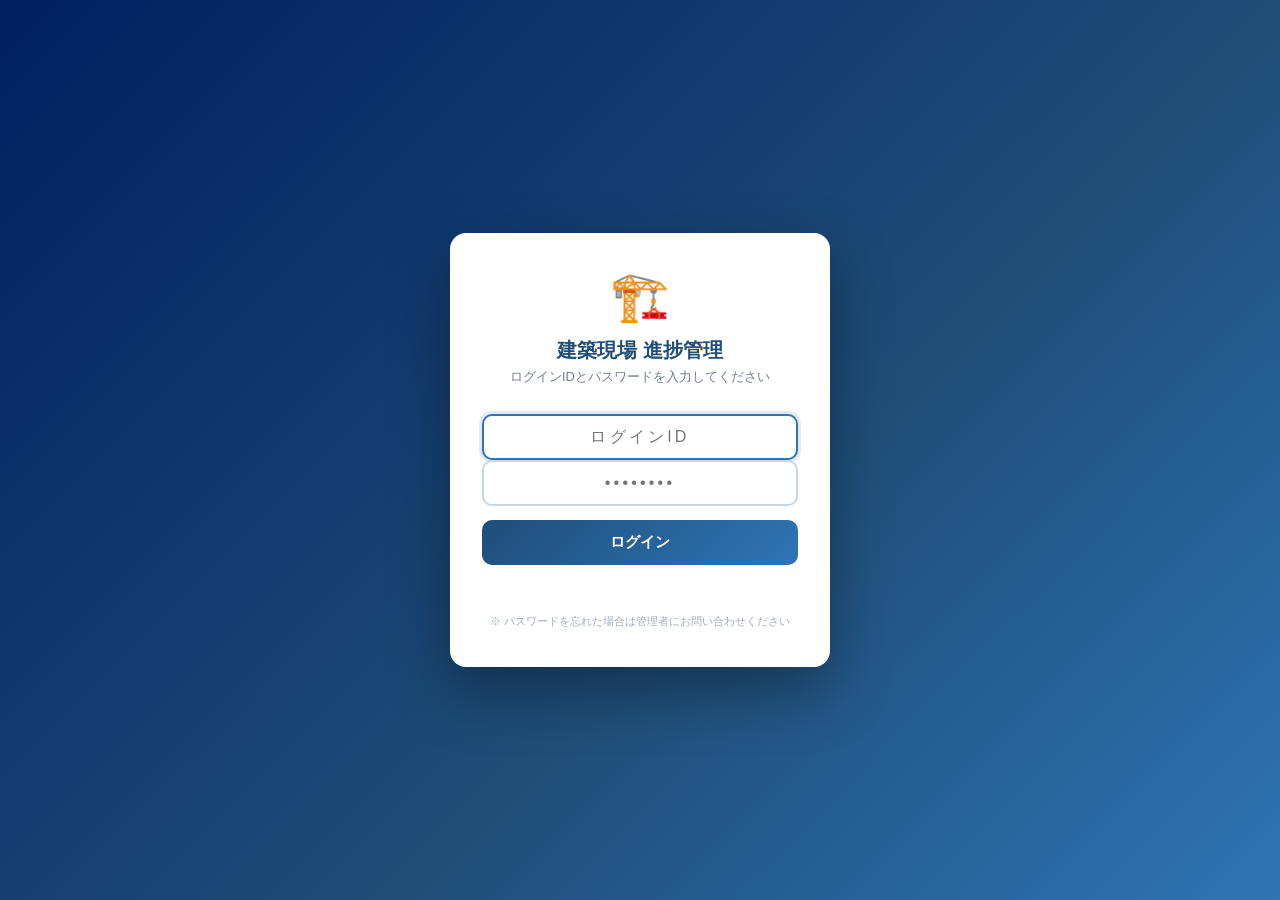
<file: index.html>
<!doctype html>
<html lang="ja">
<head>
  <meta charset="utf-8">
  <meta name="viewport" content="width=device-width,initial-scale=1">
  <meta http-equiv="refresh" content="0; url=pilot.html">
  <title>建築現場 進捗管理</title>
  <style>
    body{margin:0;min-height:100vh;display:grid;place-items:center;background:#F4F7FB;color:#2D3748;font-family:-apple-system,BlinkMacSystemFont,"Segoe UI","Yu Gothic",sans-serif}
    main{max-width:420px;margin:20px;padding:28px;background:#fff;border-radius:14px;box-shadow:0 3px 16px rgba(0,0,0,.1);text-align:center}
    h1{margin:0 0 10px;color:#1F4E79;font-size:20px}p{font-size:14px;line-height:1.7}a{display:inline-block;margin-top:8px;padding:10px 16px;border-radius:8px;background:#1F4E79;color:#fff;text-decoration:none;font-weight:700}
  </style>
</head>
<body>
  <main>
    <h1>🏗️ 建築現場 進捗管理</h1>
    <p>新しい管理システムへ移動しています。</p>
    <a href="pilot.html">新しい管理システムを開く</a>
  </main>
  <script>location.replace('pilot.html'+location.search+location.hash);</script>
</body>
</html>
</file>
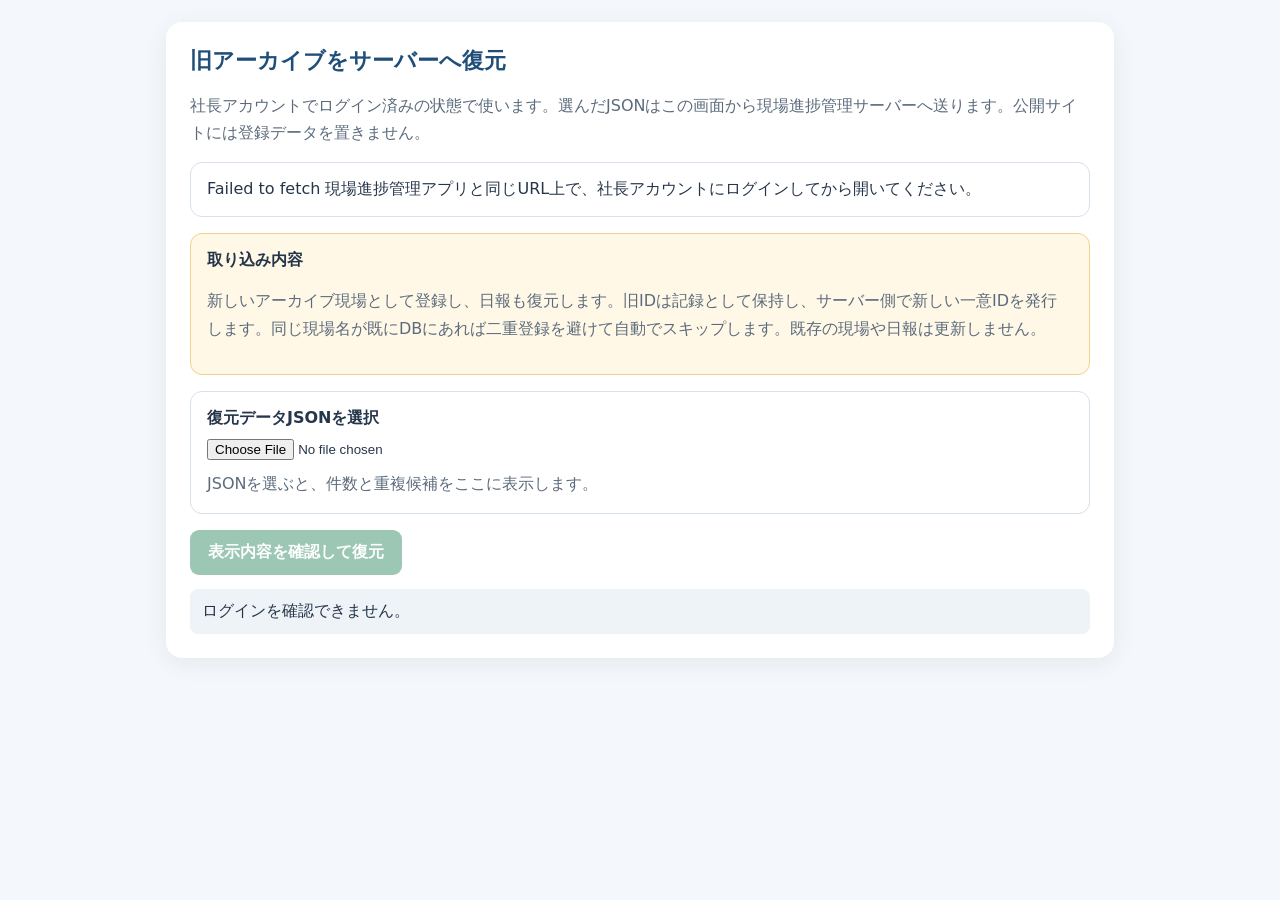
<file: archive-import.html>
<!doctype html>
<html lang="ja">
<head>
  <meta charset="utf-8">
  <meta name="viewport" content="width=device-width, initial-scale=1">
  <title>旧アーカイブ復元 | 現場進捗管理</title>
  <style>
    body{font-family:system-ui,-apple-system,"Yu Gothic",sans-serif;background:#f4f7fb;color:#26364a;margin:0;padding:22px}
    main{max-width:900px;margin:auto;background:#fff;border-radius:16px;padding:24px;box-shadow:0 5px 24px #18324d12}
    h1{font-size:22px;color:#1f4e79;margin:0 0 16px}.muted{color:#5c6b7c;line-height:1.7}
    .box{border:1px solid #d7e1eb;border-radius:12px;padding:16px;margin:16px 0}.warning{background:#fff8e7;border-color:#f0d28a}
    button{background:#25845d;color:#fff;border:0;border-radius:9px;padding:12px 18px;font-size:16px;font-weight:700;cursor:pointer}button:disabled{opacity:.45;cursor:not-allowed}
    input{max-width:100%;margin:10px 0}table{border-collapse:collapse;width:100%;font-size:13px}th,td{text-align:left;padding:8px;border-bottom:1px solid #e7edf3}th{background:#f5f8fb}
    #status{white-space:pre-wrap;padding:12px;border-radius:8px;background:#eef3f7;margin-top:14px}.small{font-size:12px}.scroll{max-height:350px;overflow:auto}
  </style>
</head>
<body>
<main>
  <h1>旧アーカイブをサーバーへ復元</h1>
  <p class="muted">社長アカウントでログイン済みの状態で使います。選んだJSONはこの画面から現場進捗管理サーバーへ送ります。公開サイトには登録データを置きません。</p>
  <div id="auth" class="box">ログイン状態を確認しています…</div>
  <div class="box warning">
    <strong>取り込み内容</strong>
    <p class="muted">新しいアーカイブ現場として登録し、日報も復元します。旧IDは記録として保持し、サーバー側で新しい一意IDを発行します。同じ現場名が既にDBにあれば二重登録を避けて自動でスキップします。既存の現場や日報は更新しません。</p>
  </div>
  <div class="box">
    <label for="file"><strong>復元データJSONを選択</strong></label><br>
    <input id="file" type="file" accept=".json,application/json">
    <div id="preview" class="muted">JSONを選ぶと、件数と重複候補をここに表示します。</div>
  </div>
  <button id="import" disabled>表示内容を確認して復元</button>
  <div id="status" role="status">準備中</div>
</main>
<script src="pilot-api.js"></script>
<script>
const api = new KanriPilotApi('https://kanri-api.kagunyan.com/public/api/index.php');
let payload = null;
const $ = id => document.getElementById(id);
(async()=>{
  try { const {user}=await api.me(); if(user.role!=='admin')throw new Error('社長（管理者）アカウントでログインしてください。'); $('auth').textContent=`ログイン中：${user.name}（管理者）`; $('status').textContent='JSONファイルを選んでください。'; }
  catch(e){$('auth').textContent=e.message+'\n現場進捗管理アプリと同じURL上で、社長アカウントにログインしてから開いてください。';$('status').textContent='ログインを確認できません。';}
})();
$('file').addEventListener('change',async e=>{
  $('import').disabled=true;payload=null;
  const f=e.target.files[0];if(!f)return;
  try{
    payload=JSON.parse(await f.text());if(!Array.isArray(payload.projects))throw new Error('projects 配列がありません。');
    const projects=payload.projects;const reports=projects.reduce((n,p)=>n+(p.reports||[]).length,0);const entries=projects.reduce((n,p)=>n+(p.reports||[]).reduce((a,r)=>a+(r.entries||[]).length,0),0);
    const warnings=projects.filter(p=>p.declaredReportCount!==null&&p.declaredReportCount!==undefined&&p.declaredReportCount!==(p.reports||[]).length);
    const existing=projects.filter(p=>p.activeNameMatch);
    const rows=projects.map(p=>`<tr><td>${esc(p.name)}</td><td>${esc(p.originalId||'記録なし')}</td><td>${(p.reports||[]).length}${p.declaredReportCount!=null&&p.declaredReportCount!==(p.reports||[]).length?`（HTML表示 ${p.declaredReportCount}）`:''}</td><td>${p.activeNameMatch?'同名の現場あり':'新規候補'}</td></tr>`).join('');
    $('preview').innerHTML=`<p><strong>${projects.length}現場候補／日報 ${reports}件／作業記録 ${entries}件</strong></p><p>同名現場候補：${existing.length}件（サーバー側でスキップ）</p>${warnings.length?`<p style="color:#9a5b00">件数注意：${warnings.map(p=>`${esc(p.name)}（HTML ${p.declaredReportCount}件、実データ ${(p.reports||[]).length}件）`).join('、')}</p>`:''}<div class="scroll"><table><thead><tr><th>現場</th><th>旧ID</th><th>日報欄</th><th>判定</th></tr></thead><tbody>${rows}</tbody></table></div>`;
    const me=await api.me();$('import').disabled=me.user.role!=='admin';$('status').textContent='内容を確認してから復元ボタンを押してください。';
  }catch(err){$('preview').textContent='読み込みエラー：'+err.message;$('status').textContent='JSONを確認してください。';}
});
$('import').addEventListener('click',async()=>{
  if(!payload||!confirm('表示されたアーカイブをサーバーへ復元します。続けますか？'))return;
  $('import').disabled=true;$('status').textContent='復元しています…この画面を閉じないでください。';
  try{
    const result=await api.request('/admin/import-legacy-archives',{method:'POST',headers:{'Content-Type':'application/json'},body:JSON.stringify(payload)});
    const r=result.result;$('status').textContent=`復元完了\n現場追加：${r.sitesAdded}件\n日報追加：${r.reportsAdded}件\n作業記録追加：${r.entriesAdded}件\n以前の取込済み：${r.alreadyImported}件\n同名現場のためスキップ：${r.nameConflicts.length}件${r.nameConflicts.length?'\n'+r.nameConflicts.map(x=>`・${x.name}（${x.sourceFile}）`).join('\n'):''}${r.countWarnings.length?'\n\n元HTMLの表示件数と保存内容に差がある日報：\n'+r.countWarnings.map(x=>`・${x.name}：HTML ${x.htmlCount}件／実データ ${x.importedCount}件`).join('\n'):''}`;
  }catch(err){$('status').textContent='復元に失敗しました：'+err.message+'\n再実行しても、成功済みのファイルは二重登録されません。';$('import').disabled=false;}
});
function esc(s){return String(s||'').replace(/[&<>"']/g,c=>({'&':'&amp;','<':'&lt;','>':'&gt;','"':'&quot;',"'":'&#39;'}[c]));}
</script>
</body>
</html>
</file>
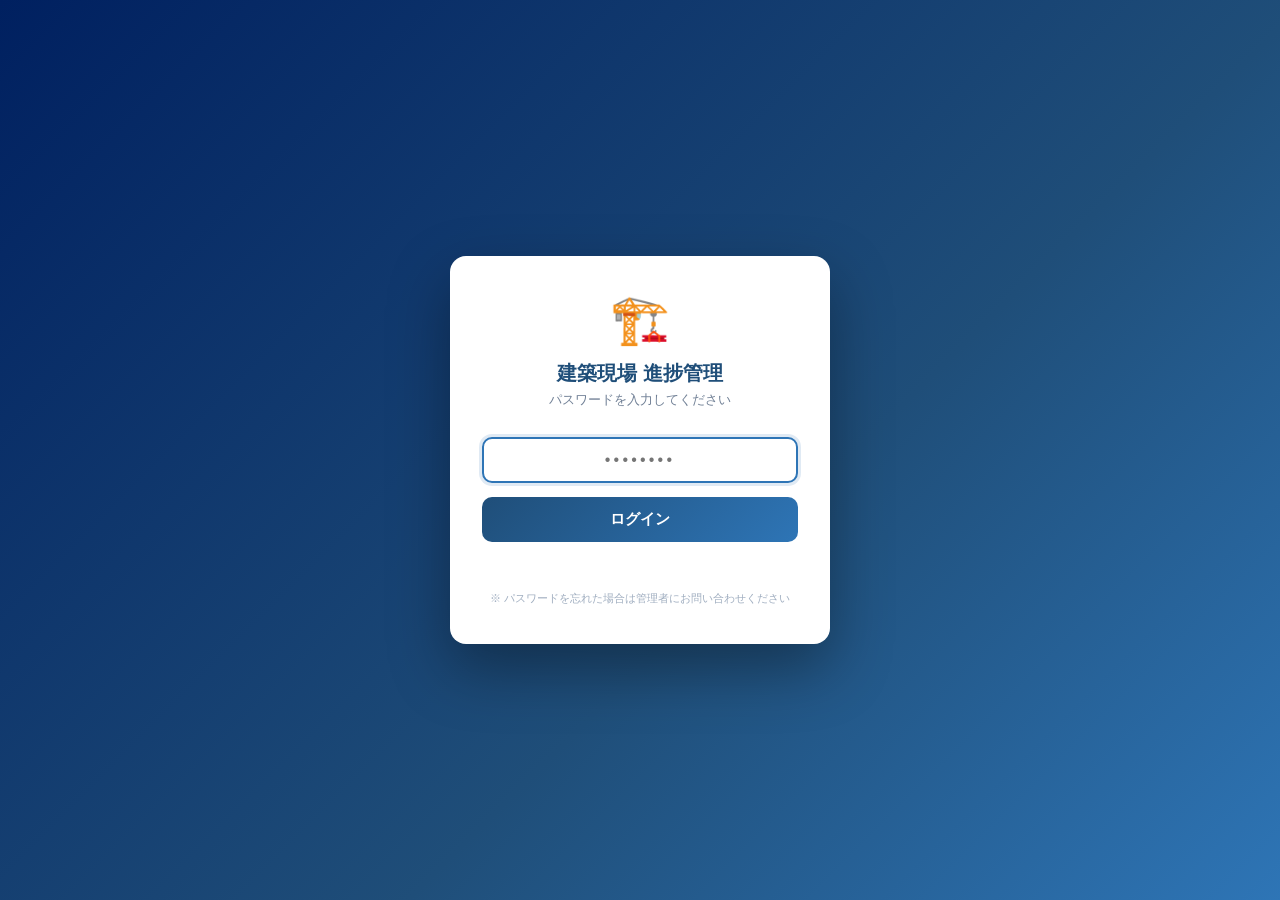
<file: index.html.html>
<!DOCTYPE html>
<html lang="ja">
<head>
<meta charset="UTF-8">
<meta name="viewport" content="width=device-width, initial-scale=1.0">
<title>建築現場 進捗管理ダッシュボード</title>
<style>
/* ── Login Screen ── */
#loginScreen{position:fixed;inset:0;background:linear-gradient(135deg,#002060 0%,#1F4E79 60%,#2E75B6 100%);z-index:9999;display:flex;align-items:center;justify-content:center;padding:20px}
.login-box{background:white;border-radius:16px;padding:36px 32px;width:100%;max-width:380px;box-shadow:0 24px 60px rgba(0,0,0,.35);text-align:center}
.login-logo{font-size:48px;margin-bottom:12px}
.login-title{font-size:20px;font-weight:700;color:#1F4E79;margin-bottom:4px}
.login-sub{font-size:13px;color:#718096;margin-bottom:28px}
.login-input{width:100%;padding:12px 16px;font-size:16px;border:2px solid #CBD5E0;border-radius:10px;outline:none;text-align:center;letter-spacing:.2em;transition:border .15s;font-family:inherit}
.login-input:focus{border-color:#2E75B6;box-shadow:0 0 0 3px rgba(46,117,182,.15)}
.login-btn{width:100%;margin-top:14px;padding:13px;background:linear-gradient(135deg,#1F4E79,#2E75B6);color:white;border:none;border-radius:10px;font-size:15px;font-weight:700;cursor:pointer;transition:opacity .15s}
.login-btn:hover{opacity:.9}
.login-btn:active{opacity:.8}
.login-error{margin-top:12px;color:#E53E3E;font-size:13px;font-weight:600;min-height:20px}
.login-hint{margin-top:16px;font-size:11px;color:#A0AEC0;line-height:1.6}
@media(max-width:640px){.login-box{padding:28px 20px}}

/* ── Reset & Base ── */
*{box-sizing:border-box;margin:0;padding:0}
body{font-family:'Segoe UI','Hiragino Sans','Yu Gothic',sans-serif;background:#f0f4f8;color:#2d3748;font-size:14px}
input,select,textarea,button{font-family:inherit}

/* ── Top Bar ── */
.top-bar{background:linear-gradient(135deg,#002060 0%,#1F4E79 60%,#2E75B6 100%);color:white;padding:14px 20px;display:flex;align-items:center;gap:14px;box-shadow:0 2px 8px rgba(0,0,0,.3);flex-wrap:wrap}
.top-bar h1{font-size:19px;font-weight:700;letter-spacing:.5px}
.top-bar .subtitle{font-size:11px;opacity:.8;margin-top:2px}
.top-bar-actions{margin-left:auto;display:flex;gap:8px;flex-wrap:wrap;align-items:center}
.top-bar .date-badge{background:rgba(255,255,255,.15);border:1px solid rgba(255,255,255,.3);padding:5px 12px;border-radius:20px;font-size:12px;white-space:nowrap}

/* ── Top Buttons ── */
.btn{display:inline-flex;align-items:center;gap:5px;padding:7px 14px;border-radius:8px;border:none;cursor:pointer;font-size:13px;font-weight:600;transition:background .15s,transform .1s;white-space:nowrap}
.btn:hover{transform:translateY(-1px)}
.btn:active{transform:translateY(0)}
.btn-white{background:white;color:#1F4E79}
.btn-white:hover{background:#EBF8FF}
.btn-green{background:#38A169;color:white}
.btn-green:hover{background:#2F855A}
.btn-amber{background:#D69E2E;color:white}
.btn-amber:hover{background:#B7791F}
.btn-red{background:#E53E3E;color:white}
.btn-red:hover{background:#C53030}
.btn-ghost{background:rgba(255,255,255,.15);color:white;border:1px solid rgba(255,255,255,.4)}
.btn-ghost:hover{background:rgba(255,255,255,.25)}
.btn-sm{padding:4px 10px;font-size:12px;border-radius:6px}
.btn-xs{padding:3px 8px;font-size:11px;border-radius:5px}
.btn-icon{padding:5px 8px;border-radius:6px;background:#EDF2F7;border:none;cursor:pointer;font-size:14px;transition:background .15s}
.btn-icon:hover{background:#BEE3F8}
.btn-icon.del:hover{background:#FED7D7}

/* ── Layout ── */
.main{max-width:1440px;margin:0 auto;padding:18px}

/* ── KPI cards ── */
.kpi-row{display:grid;grid-template-columns:repeat(4,1fr);gap:12px;margin-bottom:18px}
.kpi-card{background:white;border-radius:10px;padding:14px 18px;box-shadow:0 1px 4px rgba(0,0,0,.08);border-left:4px solid transparent;display:flex;align-items:center;gap:12px}
.kpi-card .icon{font-size:26px}
.kpi-card .val{font-size:28px;font-weight:700;line-height:1}
.kpi-card .lbl{font-size:11px;color:#718096;margin-top:2px}
.kpi-card.blue{border-color:#2E75B6}
.kpi-card.green{border-color:#38a169}
.kpi-card.amber{border-color:#d69e2e}
.kpi-card.red{border-color:#e53e3e}

/* ── Section ── */
.section-head{display:flex;align-items:center;gap:8px;font-size:14px;font-weight:700;color:#1F4E79;margin-bottom:12px;padding-bottom:6px;border-bottom:2px solid #BEE3F8}
.card{background:white;border-radius:10px;padding:18px;box-shadow:0 1px 4px rgba(0,0,0,.08);margin-bottom:18px}

/* ── Site Cards ── */
.sites-header{display:flex;align-items:center;justify-content:space-between;margin-bottom:12px}
.sites-grid{display:grid;grid-template-columns:repeat(auto-fill,minmax(270px,1fr));gap:14px}
.site-card{background:white;border-radius:10px;padding:16px;box-shadow:0 1px 4px rgba(0,0,0,.08);border-top:4px solid #2E75B6;transition:transform .15s,box-shadow .15s;position:relative}
.site-card:hover{box-shadow:0 4px 12px rgba(0,0,0,.12)}
.site-card.selected{border-top-color:#d69e2e;box-shadow:0 0 0 2px #d69e2e}
.site-card-actions{position:absolute;top:10px;right:10px;display:flex;gap:4px;opacity:0;transition:opacity .2s}
.site-card:hover .site-card-actions{opacity:1}
.site-card .site-id{font-size:11px;color:#718096;font-weight:600;text-transform:uppercase;letter-spacing:.5px}
.site-card .site-name{font-size:15px;font-weight:700;margin:4px 0 2px;padding-right:60px}
.site-card .site-meta{font-size:12px;color:#718096;margin-bottom:4px}
.status-badge{display:inline-block;padding:2px 10px;border-radius:12px;font-size:11px;font-weight:600;margin-bottom:8px}
.badge-active{background:#C6F6D5;color:#276221}
.badge-prep{background:#FEFCBF;color:#744210}
.badge-complete{background:#BEE3F8;color:#1a365d}
.badge-pause{background:#FED7D7;color:#9B2C2C}

/* Progress bar */
.prog-bar-wrap{margin:6px 0 4px}
.prog-bar-label{display:flex;justify-content:space-between;font-size:12px;margin-bottom:4px}
.prog-bar-bg{background:#EDF2F7;border-radius:6px;height:10px;overflow:hidden}
.prog-bar-fill{height:100%;border-radius:6px;transition:width .6s ease}
.prog-low{background:linear-gradient(90deg,#FC8181,#F56565)}
.prog-mid{background:linear-gradient(90deg,#F6AD55,#ED8936)}
.prog-high{background:linear-gradient(90deg,#68D391,#38A169)}

/* Proc steps */
.process-steps{display:flex;gap:3px;flex-wrap:wrap;margin-top:6px}
.proc-step{padding:2px 6px;border-radius:4px;font-size:10px;font-weight:600;cursor:pointer;transition:opacity .15s}
.proc-step:hover{opacity:.75}
.proc-done{background:#C6F6D5;color:#276221}
.proc-partial{background:#FEFCBF;color:#744210}
.proc-none{background:#EDF2F7;color:#A0AEC0}

.site-footer{display:flex;justify-content:space-between;margin-top:8px;font-size:11px;color:#718096}

/* ── Task list ── */
.tasks-header{display:flex;align-items:center;justify-content:space-between;margin-bottom:10px;flex-wrap:wrap;gap:8px}
.task-filters{display:flex;gap:6px;flex-wrap:wrap}
.filter-btn{padding:5px 12px;border-radius:20px;border:1px solid #CBD5E0;background:white;cursor:pointer;font-size:12px;font-weight:600;transition:background .15s,color .15s}
.filter-btn.active{background:#2E75B6;color:white;border-color:#2E75B6}
.filter-btn:hover:not(.active){background:#EBF8FF}

.task-table{width:100%;border-collapse:collapse}
.task-table th{background:#1F4E79;color:white;padding:8px 10px;text-align:left;font-size:12px;font-weight:600}
.task-table td{padding:8px 10px;border-bottom:1px solid #E2E8F0;font-size:13px;vertical-align:middle}
.task-table tr:last-child td{border-bottom:none}
.task-table tr:hover td{background:#EBF8FF}
.task-table .today-row td{background:#FFF5F5!important}
.task-table .today-row:hover td{background:#FED7D7!important}
.task-table .overdue-row td{background:#FFF5F5!important}

.priority-badge{display:inline-block;padding:2px 8px;border-radius:10px;font-size:11px;font-weight:700}
.p-high{background:#FED7D7;color:#C53030}
.p-mid{background:#FEEBC8;color:#C05621}
.p-low{background:#C6F6D5;color:#276221}

.status-badge-sm{display:inline-block;padding:2px 8px;border-radius:10px;font-size:11px;font-weight:600}
.s-todo{background:#EDF2F7;color:#4A5568}
.s-doing{background:#FEFCBF;color:#744210}
.s-done{background:#C6F6D5;color:#276221}
.s-hold{background:#FED7D7;color:#9B2C2C}

.today-tag{display:inline-block;background:#E53E3E;color:white;font-size:10px;font-weight:700;padding:1px 6px;border-radius:8px;margin-left:4px}
.overdue-tag{display:inline-block;background:#9B2C2C;color:white;font-size:10px;font-weight:700;padding:1px 6px;border-radius:8px;margin-left:4px}

/* ── Gantt ── */
.gantt-wrap{overflow-x:auto}
.gantt-table{width:100%;border-collapse:collapse;min-width:600px}
.gantt-table th{background:#1F4E79;color:white;padding:6px 10px;font-size:11px;text-align:center}
.gantt-table td{padding:6px 8px;border-bottom:1px solid #E2E8F0;font-size:12px}

/* ── Process Detail ── */
.proc-detail-site{margin-bottom:16px;padding:12px;background:#F7FAFC;border-radius:8px}
.proc-slider-row{display:flex;align-items:center;gap:10px;margin-bottom:6px}
.proc-slider-label{width:70px;font-size:11px;font-weight:600;color:#4A5568;flex-shrink:0}
.proc-slider{flex:1;height:6px;accent-color:#2E75B6;cursor:pointer}
.proc-slider-val{width:38px;text-align:right;font-size:12px;font-weight:700;color:#2E75B6}

/* ── Detail Panel ── */
#detail-panel{position:fixed;right:-440px;top:0;width:440px;height:100vh;background:white;box-shadow:-4px 0 20px rgba(0,0,0,.15);transition:right .3s ease;z-index:100;overflow-y:auto;padding:20px}
#detail-panel.open{right:0}
#detail-panel .close-btn{position:absolute;top:12px;right:12px;background:#EDF2F7;border:none;border-radius:50%;width:28px;height:28px;font-size:15px;cursor:pointer;display:flex;align-items:center;justify-content:center}
.detail-row{display:flex;padding:6px 0;border-bottom:1px solid #EDF2F7;font-size:13px}
.detail-row .dl{color:#718096;font-weight:600;width:80px;flex-shrink:0}
.detail-task-item{padding:8px 12px;margin-bottom:6px;border-radius:8px;background:#F7FAFC;border-left:3px solid #2E75B6;font-size:13px}
.detail-task-item.urgent{border-left-color:#E53E3E;background:#FFF5F5}

/* ── MODAL ── */
.modal-overlay{position:fixed;inset:0;background:rgba(0,0,0,.45);z-index:200;display:flex;align-items:center;justify-content:center;padding:20px;opacity:0;pointer-events:none;transition:opacity .2s}
.modal-overlay.show{opacity:1;pointer-events:all}
.modal{background:white;border-radius:14px;width:100%;max-width:600px;max-height:90vh;overflow-y:auto;box-shadow:0 20px 60px rgba(0,0,0,.3);transform:scale(.95);transition:transform .2s}
.modal-overlay.show .modal{transform:scale(1)}
.modal-head{padding:18px 20px;border-bottom:1px solid #E2E8F0;display:flex;align-items:center;justify-content:space-between;position:sticky;top:0;background:white;z-index:1}
.modal-head h2{font-size:16px;color:#1F4E79;font-weight:700}
.modal-close{background:#EDF2F7;border:none;border-radius:50%;width:30px;height:30px;cursor:pointer;font-size:16px;display:flex;align-items:center;justify-content:center}
.modal-body{padding:18px 20px}
.modal-foot{padding:14px 20px;border-top:1px solid #E2E8F0;display:flex;justify-content:flex-end;gap:10px;position:sticky;bottom:0;background:white}

/* Form elements */
.form-group{margin-bottom:14px}
.form-label{display:block;font-size:12px;font-weight:700;color:#4A5568;margin-bottom:5px}
.form-input,.form-select,.form-textarea{width:100%;padding:8px 12px;border:1.5px solid #CBD5E0;border-radius:8px;font-size:13px;color:#2d3748;background:white;transition:border .15s}
.form-input:focus,.form-select:focus,.form-textarea:focus{outline:none;border-color:#2E75B6;box-shadow:0 0 0 3px rgba(46,117,182,.15)}
.form-textarea{resize:vertical;min-height:70px}
.form-row{display:grid;grid-template-columns:1fr 1fr;gap:12px}
.form-row-3{display:grid;grid-template-columns:1fr 1fr 1fr;gap:10px}

/* Proc sliders in modal */
.proc-modal-row{display:flex;align-items:center;gap:10px;padding:8px 0;border-bottom:1px solid #EDF2F7}
.proc-modal-label{width:80px;font-size:12px;font-weight:600;color:#4A5568;flex-shrink:0}
.proc-modal-slider{flex:1;accent-color:#2E75B6;cursor:pointer}
.proc-modal-val{width:42px;text-align:right;font-size:13px;font-weight:700;color:#2E75B6}

/* Toast notification */
.toast{position:fixed;bottom:24px;left:50%;transform:translateX(-50%) translateY(80px);background:#2d3748;color:white;padding:10px 20px;border-radius:24px;font-size:13px;font-weight:600;z-index:999;transition:transform .3s;white-space:nowrap}
.toast.show{transform:translateX(-50%) translateY(0)}

/* ── Bottom Nav (mobile only) ── */
.bottom-nav{display:none;position:fixed;bottom:0;left:0;right:0;background:white;border-top:1px solid #E2E8F0;z-index:90;box-shadow:0 -2px 10px rgba(0,0,0,.1)}
.bottom-nav-inner{display:flex;justify-content:space-around}
.bnav-btn{flex:1;display:flex;flex-direction:column;align-items:center;padding:10px 4px 8px;border:none;background:none;cursor:pointer;font-size:10px;font-weight:600;color:#718096;gap:3px;transition:color .15s;-webkit-tap-highlight-color:transparent}
.bnav-btn .bnav-icon{font-size:20px;line-height:1}
.bnav-btn.active{color:#1F4E79}
.bnav-btn.active .bnav-icon{filter:drop-shadow(0 0 4px rgba(46,117,182,.5))}

/* ── Task Cards (mobile) ── */
.task-cards-list{display:none}
.task-card{background:white;border-radius:10px;margin-bottom:10px;box-shadow:0 1px 4px rgba(0,0,0,.08);overflow:hidden;border-left:4px solid #CBD5E0}
.task-card.prio-high{border-left-color:#E53E3E}
.task-card.prio-mid{border-left-color:#ED8936}
.task-card.prio-low{border-left-color:#38A169}
.task-card.is-today{background:#FFF8F8}
.task-card-head{display:flex;align-items:flex-start;justify-content:space-between;padding:12px 12px 8px;gap:8px}
.task-card-body{padding:0 12px 10px}
.task-card-title{font-size:14px;font-weight:600;line-height:1.4;flex:1}
.task-card-badges{display:flex;gap:4px;flex-wrap:wrap;margin-bottom:6px}
.task-card-meta{font-size:12px;color:#718096;display:flex;flex-wrap:wrap;gap:8px}
.task-card-actions{display:flex;gap:6px;padding:8px 12px;border-top:1px solid #F0F0F0;background:#FAFAFA}
.task-card-status-sel{font-size:13px;padding:5px 8px;border:1.5px solid #CBD5E0;border-radius:8px;flex:1;background:white}

/* ── Mobile menu panel ── */
.mobile-menu-btn{display:none;background:rgba(255,255,255,.15);border:1px solid rgba(255,255,255,.35);color:white;border-radius:8px;padding:7px 10px;font-size:18px;cursor:pointer;line-height:1}
.mobile-menu-panel{display:none;position:fixed;top:0;right:0;bottom:0;left:0;background:rgba(0,0,0,.5);z-index:95}
.mobile-menu-panel.show{display:block}
.mobile-menu-sheet{position:absolute;top:0;right:0;bottom:0;width:260px;background:white;padding:20px 16px;box-shadow:-4px 0 20px rgba(0,0,0,.2)}
.mobile-menu-sheet h3{font-size:14px;font-weight:700;color:#1F4E79;margin-bottom:16px;padding-bottom:10px;border-bottom:1px solid #EDF2F7}
.mobile-menu-sheet .menu-btn{display:flex;align-items:center;gap:10px;width:100%;padding:12px 14px;margin-bottom:8px;border-radius:10px;border:none;background:#F7FAFC;font-size:14px;font-weight:600;cursor:pointer;text-align:left}
.mobile-menu-sheet .menu-btn:active{background:#EBF8FF}

/* ── Responsive 900px ── */
@media(max-width:900px){
  .kpi-row{grid-template-columns:repeat(2,1fr)}
  .sites-grid{grid-template-columns:1fr 1fr}
  #detail-panel{width:100%;right:auto;bottom:-95vh;top:auto;height:90vh;border-radius:16px 16px 0 0;transition:bottom .3s ease}
  #detail-panel.open{bottom:0}
  .form-row{grid-template-columns:1fr 1fr}
  .form-row-3{grid-template-columns:1fr 1fr}
}

/* ── Responsive 640px (スマートフォン) ── */
@media(max-width:640px){
  /* Body bottom padding for nav */
  body{padding-bottom:64px}
  .main{padding:10px}

  /* Top bar compact */
  .top-bar{padding:10px 14px;gap:10px}
  .top-bar h1{font-size:15px}
  .top-bar .subtitle{display:none}
  .top-bar-actions .save-indicator,
  .top-bar-actions .btn-ghost,
  .top-bar-actions .date-badge{display:none}
  .mobile-menu-btn{display:block}

  /* KPI 2x2 */
  .kpi-row{grid-template-columns:repeat(2,1fr);gap:8px;margin-bottom:12px}
  .kpi-card{padding:12px 14px}
  .kpi-card .val{font-size:24px}
  .kpi-card .icon{font-size:22px}

  /* Cards */
  .card{padding:14px;border-radius:10px;margin-bottom:12px}
  .sites-grid{grid-template-columns:1fr}

  /* Site card actions always visible on touch */
  .site-card-actions{opacity:1}

  /* Task: hide table, show cards */
  .task-table-wrap{display:none}
  .task-cards-list{display:block}
  .bottom-nav{display:block}

  /* Filter buttons: horizontal scroll */
  .task-filters{flex-wrap:nowrap;overflow-x:auto;padding-bottom:4px;-webkit-overflow-scrolling:touch;scrollbar-width:none}
  .task-filters::-webkit-scrollbar{display:none}
  .filter-btn{white-space:nowrap;flex-shrink:0;padding:7px 14px;min-height:36px}

  /* Section navigation pages */
  .section-page{display:none}
  .section-page.mob-active{display:block}

  /* Add buttons */
  .btn-sm{padding:8px 14px;font-size:13px}
  .btn-icon{width:36px;height:36px;font-size:16px;display:flex;align-items:center;justify-content:center;padding:0}

  /* Modal: full-screen bottom sheet */
  .modal-overlay{padding:0;align-items:flex-end}
  .modal{border-radius:16px 16px 0 0;max-height:92vh;max-width:100%}

  /* Detail panel: bottom sheet */
  #detail-panel{width:100%;right:auto;bottom:-95vh;top:auto;height:88vh;border-radius:16px 16px 0 0;transition:bottom .3s ease;padding:16px}
  #detail-panel.open{bottom:0}

  /* Forms */
  .form-row,.form-row-3{grid-template-columns:1fr}
  .form-input,.form-select,.form-textarea{font-size:16px;padding:10px 12px}/* prevent iOS zoom */
  .form-label{font-size:13px}

  /* Process sliders */
  .proc-slider{height:20px}/* larger touch target */

  /* Toast above nav */
  .toast{bottom:76px}

  /* Gantt scrollable hint */
  .gantt-wrap::before{content:'← 横にスクロールできます';display:block;font-size:11px;color:#718096;margin-bottom:6px}
}

/* Save indicator */
.save-indicator{font-size:11px;color:rgba(255,255,255,.7);display:flex;align-items:center;gap:4px}
.save-indicator.saved::before{content:'✓';color:#68D391}
.save-indicator.unsaved::before{content:'●';color:#F6AD55;animation:pulse 1.5s infinite}
@keyframes pulse{0%,100%{opacity:1}50%{opacity:.4}}

/* Checkbox */
.task-check{width:16px;height:16px;cursor:pointer;accent-color:#38A169}

.task-row-actions{display:flex;gap:3px;opacity:0;transition:opacity .2s}
.task-table tr:hover .task-row-actions{opacity:1}

/* Import hidden input */
#json-import-input{display:none}
</style>
</head>
<body>

<!-- ===== LOGIN SCREEN ===== -->
<div id="loginScreen">
  <div class="login-box">
    <div class="login-logo">🏗️</div>
    <div class="login-title">建築現場 進捗管理</div>
    <div class="login-sub">パスワードを入力してください</div>
    <input class="login-input" id="loginInput" type="password" placeholder="••••••••"
      onkeydown="if(event.key==='Enter')doLogin()">
    <button class="login-btn" onclick="doLogin()">ログイン</button>
    <div class="login-error" id="loginError"></div>
    <div class="login-hint">※ パスワードを忘れた場合は管理者にお問い合わせください</div>
  </div>
</div>

<!-- ===== TOP BAR ===== -->
<div class="top-bar">
  <div style="font-size:22px;">🏗️</div>
  <div>
    <h1>建築現場 進捗管理</h1>
    <div class="subtitle">複数現場の進捗・タスクをリアルタイムで把握・編集</div>
  </div>
  <div class="top-bar-actions">
    <div class="save-indicator" id="saveIndicator">保存済み</div>
    <button class="btn btn-ghost btn-sm" onclick="exportJSON()" title="データをJSONファイルとして保存">💾 データ保存</button>
    <button class="btn btn-ghost btn-sm" onclick="document.getElementById('json-import-input').click()" title="JSONファイルを読み込む">📂 データ読込</button>
    <input type="file" id="json-import-input" accept=".json" onchange="importJSON(event)">
    <div class="date-badge" id="currentDate"></div>
    <!-- Mobile menu button -->
    <button class="btn btn-ghost btn-sm" onclick="doLogout()" title="ログアウト" style="font-size:12px;">🔒 ログアウト</button>
    <button class="mobile-menu-btn" onclick="openMobileMenu()">☰</button>
  </div>
</div>

<!-- ===== MOBILE MENU ===== -->
<div class="mobile-menu-panel" id="mobileMenuPanel" onclick="closeMobileMenu()">
  <div class="mobile-menu-sheet" onclick="event.stopPropagation()">
    <h3>⚙️ メニュー</h3>
    <div class="save-indicator" id="saveIndicatorMobile" style="margin-bottom:14px;color:#4A5568;font-size:12px;">保存済み</div>
    <button class="menu-btn" onclick="exportJSON();closeMobileMenu()">💾 データ保存（JSON）</button>
    <button class="menu-btn" onclick="document.getElementById('json-import-input').click();closeMobileMenu()">📂 データ読込（JSON）</button>
    <button class="menu-btn" onclick="openSiteModal();closeMobileMenu()">🏢 現場追加</button>
    <button class="menu-btn" onclick="openTaskModal();closeMobileMenu()">✅ タスク追加</button>
    <div style="margin-top:14px;font-size:12px;color:#718096;" id="currentDateMobile"></div>
  </div>
</div>

<div class="main">

  <!-- KPI (always visible) -->
  <div class="kpi-row">
    <div class="kpi-card blue"><div class="icon">🏗️</div><div><div class="val" id="kpi-sites">0</div><div class="lbl">管理現場数</div></div></div>
    <div class="kpi-card amber"><div class="icon">📋</div><div><div class="val" id="kpi-today">0</div><div class="lbl">本日のタスク</div></div></div>
    <div class="kpi-card red"><div class="icon">🔴</div><div><div class="val" id="kpi-urgent">0</div><div class="lbl">高優先度</div></div></div>
    <div class="kpi-card green"><div class="icon">📈</div><div><div class="val" id="kpi-avg">—</div><div class="lbl">平均進捗率</div></div></div>
  </div>

  <!-- ===== PAGE: 現場 ===== -->
  <div class="section-page mob-active" id="page-sites">
    <div class="card">
      <div class="sites-header">
        <div class="section-head" style="margin-bottom:0;border:none;">🏢 現場一覧</div>
        <button class="btn btn-green btn-sm" onclick="openSiteModal()">＋ 現場追加</button>
      </div>
      <div class="sites-grid" id="sitesGrid"></div>
    </div>
  </div>

  <!-- ===== PAGE: タスク ===== -->
  <div class="section-page" id="page-tasks">
    <div class="card">
      <div class="tasks-header">
        <div class="section-head" style="margin-bottom:0;border:none;">✅ タスク管理</div>
        <button class="btn btn-green btn-sm" onclick="openTaskModal()">＋ タスク追加</button>
      </div>
      <div class="task-filters" style="margin-bottom:12px;">
        <button class="filter-btn active" onclick="filterTasks('all',this)">すべて</button>
        <button class="filter-btn" onclick="filterTasks('today',this)">📅 本日</button>
        <button class="filter-btn" onclick="filterTasks('week',this)">📆 今週</button>
        <button class="filter-btn" onclick="filterTasks('high',this)">🔴 高優先度</button>
        <button class="filter-btn" onclick="filterTasks('doing',this)">⚡ 進行中</button>
        <button class="filter-btn" onclick="filterTasks('overdue',this)">⚠️ 期限超過</button>
      </div>
      <!-- Desktop: table -->
      <div class="task-table-wrap" style="overflow-x:auto;">
        <table class="task-table" id="taskTable">
          <thead>
            <tr>
              <th style="width:30px;"></th>
              <th>現場</th>
              <th>タスク内容</th>
              <th>担当</th>
              <th>期限</th>
              <th>優先度</th>
              <th>ステータス</th>
              <th>カテゴリ</th>
              <th style="width:50px;">時間</th>
              <th style="width:70px;">操作</th>
            </tr>
          </thead>
          <tbody id="taskBody"></tbody>
        </table>
      </div>
      <!-- Mobile: cards -->
      <div class="task-cards-list" id="taskCards"></div>
    </div>
  </div>

  <!-- ===== PAGE: 工期 ===== -->
  <div class="section-page" id="page-gantt">
    <div class="card">
      <div class="section-head">📅 工期タイムライン</div>
      <div class="gantt-wrap" id="ganttWrap"></div>
    </div>
  </div>

  <!-- ===== PAGE: 工程 ===== -->
  <div class="section-page" id="page-proc">
    <div class="card">
      <div class="section-head">🔧 工程別進捗（スライダーで編集）</div>
      <div id="processDetail"></div>
    </div>
  </div>

</div>

<!-- ===== BOTTOM NAV ===== -->
<nav class="bottom-nav" id="bottomNav">
  <div class="bottom-nav-inner">
    <button class="bnav-btn active" id="bnav-sites" onclick="switchTab('sites')">
      <span class="bnav-icon">🏢</span>現場
    </button>
    <button class="bnav-btn" id="bnav-tasks" onclick="switchTab('tasks')">
      <span class="bnav-icon">✅</span>タスク
    </button>
    <button class="bnav-btn" id="bnav-gantt" onclick="switchTab('gantt')">
      <span class="bnav-icon">📅</span>工期
    </button>
    <button class="bnav-btn" id="bnav-proc" onclick="switchTab('proc')">
      <span class="bnav-icon">🔧</span>工程
    </button>
  </div>
</nav>

<!-- ===== DETAIL PANEL ===== -->
<div id="detail-panel">
  <button class="close-btn" onclick="closeDetail()">✕</button>
  <div id="detail-content"></div>
</div>

<!-- ===== SITE MODAL ===== -->
<div class="modal-overlay" id="siteModal">
  <div class="modal">
    <div class="modal-head">
      <h2 id="siteModalTitle">現場追加</h2>
      <button class="modal-close" onclick="closeSiteModal()">✕</button>
    </div>
    <div class="modal-body">
      <input type="hidden" id="siteEditId">
      <div class="form-row">
        <div class="form-group">
          <label class="form-label">現場ID *</label>
          <input class="form-input" id="s-id" placeholder="例: S-006">
        </div>
        <div class="form-group">
          <label class="form-label">ステータス</label>
          <select class="form-select" id="s-status">
            <option>施工中</option><option>準備中</option><option>竣工</option><option>一時停止</option>
          </select>
        </div>
      </div>
      <div class="form-group">
        <label class="form-label">現場名 *</label>
        <input class="form-input" id="s-name" placeholder="例: ○○マンション新築工事">
      </div>
      <div class="form-row">
        <div class="form-group">
          <label class="form-label">所在地</label>
          <input class="form-input" id="s-addr" placeholder="例: 東京都新宿区">
        </div>
        <div class="form-group">
          <label class="form-label">工種・構造</label>
          <input class="form-input" id="s-type" placeholder="例: RC造 地上10階建">
        </div>
      </div>
      <div class="form-row">
        <div class="form-group">
          <label class="form-label">担当者</label>
          <input class="form-input" id="s-mgr" placeholder="例: 田中 健司">
        </div>
        <div class="form-group">
          <label class="form-label">全体進捗率 (%)</label>
          <input class="form-input" id="s-progress" type="number" min="0" max="100" placeholder="例: 42">
        </div>
      </div>
      <div class="form-row">
        <div class="form-group">
          <label class="form-label">着工日</label>
          <input class="form-input" id="s-start" type="date">
        </div>
        <div class="form-group">
          <label class="form-label">竣工予定日</label>
          <input class="form-input" id="s-end" type="date">
        </div>
      </div>
      <div class="form-group">
        <label class="form-label">現況メモ</label>
        <input class="form-input" id="s-note" placeholder="例: 躯体4F施工中">
      </div>

      <div style="margin-top:16px;padding-top:12px;border-top:1px solid #E2E8F0;">
        <div style="font-weight:700;font-size:13px;color:#1F4E79;margin-bottom:10px;">🔧 工程別進捗 (%)</div>
        <div id="siteModalProcs"></div>
      </div>
    </div>
    <div class="modal-foot">
      <button class="btn btn-white" style="color:#4A5568;border:1.5px solid #CBD5E0;" onclick="closeSiteModal()">キャンセル</button>
      <button class="btn btn-green" onclick="saveSite()">💾 保存</button>
    </div>
  </div>
</div>

<!-- ===== TASK MODAL ===== -->
<div class="modal-overlay" id="taskModal">
  <div class="modal">
    <div class="modal-head">
      <h2 id="taskModalTitle">タスク追加</h2>
      <button class="modal-close" onclick="closeTaskModal()">✕</button>
    </div>
    <div class="modal-body">
      <input type="hidden" id="taskEditId">
      <div class="form-group">
        <label class="form-label">タスク内容 *</label>
        <input class="form-input" id="t-task" placeholder="例: 躯体4F 型枠検査の立会い準備">
      </div>
      <div class="form-row">
        <div class="form-group">
          <label class="form-label">現場 *</label>
          <select class="form-select" id="t-site"></select>
        </div>
        <div class="form-group">
          <label class="form-label">担当者</label>
          <input class="form-input" id="t-mgr" placeholder="例: 田中 健司">
        </div>
      </div>
      <div class="form-row-3">
        <div class="form-group">
          <label class="form-label">期限日 *</label>
          <input class="form-input" id="t-due" type="date">
        </div>
        <div class="form-group">
          <label class="form-label">優先度</label>
          <select class="form-select" id="t-priority">
            <option>高</option><option>中</option><option>低</option>
          </select>
        </div>
        <div class="form-group">
          <label class="form-label">ステータス</label>
          <select class="form-select" id="t-status">
            <option>未着手</option><option>進行中</option><option>完了</option><option>保留</option>
          </select>
        </div>
      </div>
      <div class="form-row">
        <div class="form-group">
          <label class="form-label">カテゴリ</label>
          <select class="form-select" id="t-cat">
            <option>品質管理</option><option>躯体工事</option><option>内装工事</option>
            <option>設備工事</option><option>外構工事</option><option>仮設工事</option>
            <option>書類作成</option><option>資材調達</option><option>安全管理</option>
            <option>図面管理</option><option>近隣対応</option><option>その他</option>
          </select>
        </div>
        <div class="form-group">
          <label class="form-label">所要時間 (h)</label>
          <input class="form-input" id="t-hrs" type="number" min="0.5" max="24" step="0.5" placeholder="例: 2">
        </div>
      </div>
      <div class="form-group">
        <label class="form-label">備考</label>
        <textarea class="form-textarea" id="t-note" placeholder="補足情報があれば入力"></textarea>
      </div>
    </div>
    <div class="modal-foot">
      <button class="btn btn-white" style="color:#4A5568;border:1.5px solid #CBD5E0;" onclick="closeTaskModal()">キャンセル</button>
      <button class="btn btn-green" onclick="saveTask()">💾 保存</button>
    </div>
  </div>
</div>

<!-- ===== DELETE CONFIRM MODAL ===== -->
<div class="modal-overlay" id="confirmModal">
  <div class="modal" style="max-width:380px;">
    <div class="modal-head"><h2 id="confirmTitle">削除の確認</h2><button class="modal-close" onclick="closeConfirm()">✕</button></div>
    <div class="modal-body"><p id="confirmMsg" style="font-size:14px;color:#4A5568;line-height:1.6;"></p></div>
    <div class="modal-foot">
      <button class="btn btn-white" style="color:#4A5568;border:1.5px solid #CBD5E0;" onclick="closeConfirm()">キャンセル</button>
      <button class="btn btn-red" id="confirmOkBtn">削除</button>
    </div>
  </div>
</div>

<!-- ===== TOAST ===== -->
<div class="toast" id="toast"></div>

<script>
// =========================================================
// パスワード認証
// =========================================================
// ▼ パスワードを変更したい場合:
//   下記サイトで新しいパスワードのSHA-256ハッシュを取得して PASSWORD_HASH を書き換えてください
//   https://emn178.github.io/online-tools/sha256.html
const PASSWORD_HASH = 'ed43834746d6984a4b56d0d96d4bfe4b9db138e32860686c5773697b72789333'; // 初期パスワード: kenba2026
const AUTH_KEY = 'kenba_auth';

async function sha256(str) {
  const buf = await crypto.subtle.digest('SHA-256', new TextEncoder().encode(str));
  return Array.from(new Uint8Array(buf)).map(b=>b.toString(16).padStart(2,'0')).join('');
}

async function doLogin() {
  const pw = document.getElementById('loginInput').value;
  if (!pw) { document.getElementById('loginError').textContent = 'パスワードを入力してください'; return; }
  const hash = await sha256(pw);
  if (hash === PASSWORD_HASH) {
    localStorage.setItem(AUTH_KEY, '1');
    document.getElementById('loginScreen').style.display = 'none';
    document.getElementById('loginError').textContent = '';
    loadState(); renderAll(); saveState();
  } else {
    document.getElementById('loginError').textContent = '❌ パスワードが正しくありません';
    document.getElementById('loginInput').value = '';
    document.getElementById('loginInput').focus();
    // 3回連続失敗で30秒ロック
    const fails = parseInt(localStorage.getItem('kenba_fails')||'0') + 1;
    localStorage.setItem('kenba_fails', fails);
    if (fails >= 3) {
      document.getElementById('loginInput').disabled = true;
      document.querySelector('.login-btn').disabled = true;
      document.getElementById('loginError').textContent = '⚠️ 入力を30秒間ブロックしました';
      setTimeout(() => {
        document.getElementById('loginInput').disabled = false;
        document.querySelector('.login-btn').disabled = false;
        localStorage.setItem('kenba_fails', '0');
        document.getElementById('loginError').textContent = '';
      }, 30000);
    }
  }
}

function doLogout() {
  if (!confirm('ログアウトしますか？')) return;
  localStorage.removeItem(AUTH_KEY);
  location.reload();
}

function checkAuth() {
  if (localStorage.getItem(AUTH_KEY) === '1') {
    document.getElementById('loginScreen').style.display = 'none';
    return true;
  }
  // ログイン画面を表示したままにする（データはロードしない）
  document.getElementById('loginInput').focus();
  return false;
}

// =========================================================
// CONSTANTS & DATA
// =========================================================
const TODAY = new Date('2026-03-30');
const THIS_WEEK_END = new Date('2026-04-05');

const PROCESSES = [
  {key:'仮設',label:'仮設工事'},{key:'土工',label:'土工事'},{key:'基礎',label:'基礎工事'},
  {key:'躯体',label:'躯体工事'},{key:'屋根',label:'屋根工事'},{key:'外装',label:'外装工事'},
  {key:'内装',label:'内装工事'},{key:'設備',label:'設備工事'},{key:'外構',label:'外構工事'},
];

// Default data
const DEFAULT_SITES = [
  {id:'S-001',name:'桜ヶ丘マンション新築工事',addr:'東京都世田谷区',type:'RC造 10階建',mgr:'田中 健司',start:'2025-10-01',end:'2026-09-30',progress:42,status:'施工中',note:'躯体4F施工中',
   procs:[100,100,100,55,0,0,0,10,0]},
  {id:'S-002',name:'青葉台戸建住宅',addr:'神奈川県横浜市',type:'木造2階建',mgr:'佐藤 美咲',start:'2026-01-15',end:'2026-08-31',progress:65,status:'施工中',note:'内装工事中',
   procs:[100,100,100,100,100,80,50,60,0]},
  {id:'S-003',name:'港区オフィスビル改修',addr:'東京都港区',type:'鉄骨造8階建',mgr:'鈴木 大輔',start:'2025-11-01',end:'2026-06-30',progress:78,status:'施工中',note:'仕上げ工事最終段階',
   procs:[100,100,100,100,100,100,90,80,50]},
  {id:'S-004',name:'川崎工場増築工事',addr:'神奈川県川崎市',type:'鉄骨造平屋',mgr:'山本 花子',start:'2026-02-01',end:'2026-12-20',progress:18,status:'施工中',note:'基礎工事中',
   procs:[100,60,20,0,0,0,0,0,0]},
  {id:'S-005',name:'府中市立小学校改修',addr:'東京都府中市',type:'RC造4階建',mgr:'高橋 翔太',start:'2026-03-01',end:'2026-09-15',progress:8,status:'準備中',note:'仮設工事中',
   procs:[40,0,0,0,0,0,0,0,0]},
];

const DEFAULT_TASKS = [
  {id:1, site:'S-001',task:'躯体4F 型枠検査の立会い準備',mgr:'田中 健司',due:'2026-03-30',priority:'高',status:'未着手',cat:'品質管理',hrs:2,note:'第三者機関との調整'},
  {id:2, site:'S-001',task:'4Fスラブ コンクリート打設',mgr:'田中 健司',due:'2026-03-30',priority:'高',status:'進行中',cat:'躯体工事',hrs:8,note:'天候確認済み'},
  {id:3, site:'S-001',task:'工程表更新・発注者報告',mgr:'田中 健司',due:'2026-04-01',priority:'中',status:'未着手',cat:'書類作成',hrs:1,note:'月次報告'},
  {id:4, site:'S-002',task:'クロス貼り工事 最終確認',mgr:'佐藤 美咲',due:'2026-03-30',priority:'高',status:'進行中',cat:'内装工事',hrs:4,note:'居室2部屋残り'},
  {id:5, site:'S-002',task:'キッチン設備取付立会い',mgr:'佐藤 美咲',due:'2026-04-02',priority:'中',status:'未着手',cat:'設備工事',hrs:3,note:'メーカー施工'},
  {id:6, site:'S-003',task:'竣工検査書類の最終確認',mgr:'鈴木 大輔',due:'2026-03-31',priority:'高',status:'未着手',cat:'書類作成',hrs:4,note:'発注者提出期限'},
  {id:7, site:'S-003',task:'外構工事 残工事確認',mgr:'鈴木 大輔',due:'2026-04-03',priority:'中',status:'未着手',cat:'外構工事',hrs:2,note:''},
  {id:8, site:'S-004',task:'基礎配筋検査の手配',mgr:'山本 花子',due:'2026-03-30',priority:'高',status:'未着手',cat:'品質管理',hrs:1,note:'社内検査→第三者機関'},
  {id:9, site:'S-004',task:'コンクリート発注 数量確認',mgr:'山本 花子',due:'2026-04-01',priority:'高',status:'未着手',cat:'資材調達',hrs:2,note:'4/5打設予定'},
  {id:10,site:'S-004',task:'安全パトロール実施',mgr:'山本 花子',due:'2026-03-31',priority:'中',status:'未着手',cat:'安全管理',hrs:1,note:'月末パトロール'},
  {id:11,site:'S-004',task:'施工図 基礎伏図チェック',mgr:'山本 花子',due:'2026-04-04',priority:'中',status:'未着手',cat:'図面管理',hrs:3,note:''},
  {id:12,site:'S-005',task:'仮設足場組立完了確認',mgr:'高橋 翔太',due:'2026-03-31',priority:'高',status:'進行中',cat:'仮設工事',hrs:2,note:''},
  {id:13,site:'S-005',task:'近隣挨拶（北側住民）',mgr:'高橋 翔太',due:'2026-04-01',priority:'中',status:'未着手',cat:'近隣対応',hrs:1,note:'工事騒音説明'},
];

// =========================================================
// STATE
// =========================================================
let SITES = [];
let TASKS = [];
let nextTaskId = 100;
let currentFilter = 'all';
let unsaved = false;

function loadState() {
  try {
    const raw = localStorage.getItem('kenba_data');
    if (raw) {
      const d = JSON.parse(raw);
      SITES = d.sites || JSON.parse(JSON.stringify(DEFAULT_SITES));
      TASKS = d.tasks || JSON.parse(JSON.stringify(DEFAULT_TASKS));
      nextTaskId = d.nextTaskId || 100;
    } else {
      SITES = JSON.parse(JSON.stringify(DEFAULT_SITES));
      TASKS = JSON.parse(JSON.stringify(DEFAULT_TASKS));
    }
  } catch(e) {
    SITES = JSON.parse(JSON.stringify(DEFAULT_SITES));
    TASKS = JSON.parse(JSON.stringify(DEFAULT_TASKS));
  }
}

function saveState() {
  try {
    localStorage.setItem('kenba_data', JSON.stringify({sites:SITES, tasks:TASKS, nextTaskId}));
  } catch(e) {}
  unsaved = false;
  document.getElementById('saveIndicator').className = 'save-indicator saved';
  document.getElementById('saveIndicator').textContent = '自動保存済み';
}

function markUnsaved() {
  unsaved = true;
  document.getElementById('saveIndicator').className = 'save-indicator unsaved';
  document.getElementById('saveIndicator').textContent = '未保存の変更あり';
}

// =========================================================
// UTILITIES
// =========================================================
function isToday(dateStr) {
  const d = new Date(dateStr);
  return d.getFullYear()===TODAY.getFullYear()&&d.getMonth()===TODAY.getMonth()&&d.getDate()===TODAY.getDate();
}
function isThisWeek(dateStr){ const d=new Date(dateStr); return d>=TODAY&&d<=THIS_WEEK_END; }
function isOverdue(dateStr){ const d=new Date(dateStr); return d<TODAY; }
function fmtDate(dateStr){ if(!dateStr)return'—'; const d=new Date(dateStr); return `${d.getMonth()+1}/${d.getDate()}`; }
function fmtDateFull(dateStr){ if(!dateStr)return'—'; const d=new Date(dateStr); return `${d.getFullYear()}-${String(d.getMonth()+1).padStart(2,'0')}-${String(d.getDate()).padStart(2,'0')}`; }
function progClass(v){ return v>=70?'prog-high':v>=30?'prog-mid':'prog-low'; }
function procClass(v){ return v===100?'proc-done':v>0?'proc-partial':'proc-none'; }
function priorityClass(p){ return p==='高'?'p-high':p==='中'?'p-mid':'p-low'; }
function statusClass(s){ return{未着手:'s-todo',進行中:'s-doing',完了:'s-done',保留:'s-hold'}[s]||'s-todo'; }
function daysLeft(dateStr){
  const d=new Date(dateStr);
  const diff=Math.round((d-TODAY)/86400000);
  if(diff<0)return`<span style="color:#E53E3E;font-weight:700;">${Math.abs(diff)}日超過</span>`;
  if(diff===0)return`<span style="color:#E53E3E;font-weight:700;">今日</span>`;
  if(diff<=3)return`<span style="color:#ED8936;font-weight:700;">あと${diff}日</span>`;
  return`<span style="color:#718096;">あと${diff}日</span>`;
}
function siteName(id){ const s=SITES.find(x=>x.id===id); return s?s.name:'—'; }
function showToast(msg,dur=2200){
  const t=document.getElementById('toast');
  t.textContent=msg; t.classList.add('show');
  setTimeout(()=>t.classList.remove('show'),dur);
}

// =========================================================
// KPI
// =========================================================
function renderKPI(){
  const todayCount=TASKS.filter(t=>isToday(t.due)&&t.status!=='完了').length;
  const urgentCount=TASKS.filter(t=>t.priority==='高'&&t.status!=='完了').length;
  const avgProg=SITES.length?Math.round(SITES.reduce((s,x)=>s+x.progress,0)/SITES.length):0;
  document.getElementById('kpi-sites').textContent=SITES.length;
  document.getElementById('kpi-today').textContent=todayCount;
  document.getElementById('kpi-urgent').textContent=urgentCount;
  document.getElementById('kpi-avg').textContent=avgProg+'%';
  const d=TODAY;
  document.getElementById('currentDate').textContent=`${d.getFullYear()}年${d.getMonth()+1}月${d.getDate()}日（月）`;
}

// =========================================================
// SITES
// =========================================================
function renderSites(){
  const grid=document.getElementById('sitesGrid');
  if(!SITES.length){
    grid.innerHTML='<div style="color:#718096;padding:20px;text-align:center;">現場がありません。「＋ 現場追加」から追加してください。</div>';
    return;
  }
  const badgeMap={施工中:'badge-active',準備中:'badge-prep',竣工:'badge-complete',一時停止:'badge-pause'};
  grid.innerHTML=SITES.map(s=>{
    const pct=s.progress;
    const pc=progClass(pct);
    const procs=s.procs||Array(9).fill(0);
    const procHTML=PROCESSES.map((p,i)=>`<span class="proc-step ${procClass(procs[i])}" title="${p.label} ${procs[i]}%">${p.key}</span>`).join('');
    const badgeCls=badgeMap[s.status]||'badge-active';
    const todayT=TASKS.filter(t=>t.site===s.id&&isToday(t.due)&&t.status!=='完了').length;
    const weekT=TASKS.filter(t=>t.site===s.id&&isThisWeek(t.due)&&t.status!=='完了').length;
    return`<div class="site-card" id="card-${s.id}">
      <div class="site-card-actions">
        <button class="btn-icon" onclick="openSiteModal('${s.id}')" title="編集">✏️</button>
        <button class="btn-icon del" onclick="confirmDeleteSite('${s.id}')" title="削除">🗑️</button>
      </div>
      <div style="display:flex;justify-content:space-between;align-items:start;">
        <div class="site-id">${s.id}</div>
        <span class="status-badge ${badgeCls}">${s.status}</span>
      </div>
      <div class="site-name" onclick="openDetail('${s.id}')" style="cursor:pointer;">${s.name}</div>
      <div class="site-meta">📍 ${s.addr||'—'} &nbsp;｜&nbsp; 👷 ${s.mgr||'—'}</div>
      ${s.note?`<div class="site-meta" style="color:#E53E3E;font-size:11px;">📝 ${s.note}</div>`:''}
      <div class="prog-bar-wrap">
        <div class="prog-bar-label">
          <span style="font-weight:600;color:#2d3748;">全体進捗</span>
          <span style="font-weight:700;color:#2E75B6;">${pct}%</span>
        </div>
        <div class="prog-bar-bg"><div class="prog-bar-fill ${pc}" style="width:${pct}%"></div></div>
      </div>
      <div class="process-steps" onclick="openSiteModal('${s.id}')" title="クリックで工程進捗を編集">${procHTML}</div>
      <div class="site-footer">
        <span>📅 本日: <strong style="color:#E53E3E;">${todayT}</strong>件</span>
        <span>📆 今週: <strong style="color:#ED8936;">${weekT}</strong>件</span>
        <span>竣工 ${fmtDate(s.end)}</span>
      </div>
    </div>`;
  }).join('');
}

// =========================================================
// SITE MODAL
// =========================================================
function openSiteModal(siteId){
  const isEdit=!!siteId;
  document.getElementById('siteModalTitle').textContent=isEdit?'現場編集':'現場追加';
  document.getElementById('siteEditId').value=siteId||'';

  // Build proc sliders
  const procsEl=document.getElementById('siteModalProcs');
  procsEl.innerHTML=PROCESSES.map((p,i)=>`
    <div class="proc-modal-row">
      <div class="proc-modal-label">${p.label}</div>
      <input class="proc-modal-slider" id="sp-${i}" type="range" min="0" max="100" step="5" value="0"
        oninput="document.getElementById('spv-${i}').textContent=this.value+'%'">
      <div class="proc-modal-val" id="spv-${i}">0%</div>
    </div>`).join('');

  if(isEdit){
    const s=SITES.find(x=>x.id===siteId);
    if(!s)return;
    document.getElementById('s-id').value=s.id;
    document.getElementById('s-id').disabled=true;
    document.getElementById('s-name').value=s.name;
    document.getElementById('s-addr').value=s.addr||'';
    document.getElementById('s-type').value=s.type||'';
    document.getElementById('s-mgr').value=s.mgr||'';
    document.getElementById('s-progress').value=s.progress||0;
    document.getElementById('s-start').value=s.start||'';
    document.getElementById('s-end').value=s.end||'';
    document.getElementById('s-note').value=s.note||'';
    document.getElementById('s-status').value=s.status||'施工中';
    const procs=s.procs||Array(9).fill(0);
    PROCESSES.forEach((_,i)=>{
      document.getElementById(`sp-${i}`).value=procs[i];
      document.getElementById(`spv-${i}`).textContent=procs[i]+'%';
    });
  } else {
    ['s-id','s-name','s-addr','s-type','s-mgr','s-note'].forEach(id=>document.getElementById(id).value='');
    document.getElementById('s-id').disabled=false;
    document.getElementById('s-progress').value=0;
    document.getElementById('s-start').value='';
    document.getElementById('s-end').value='';
    document.getElementById('s-status').value='施工中';
  }
  document.getElementById('siteModal').classList.add('show');
}

function closeSiteModal(){ document.getElementById('siteModal').classList.remove('show'); }

function saveSite(){
  const isEdit=!!document.getElementById('siteEditId').value;
  const id=isEdit?document.getElementById('siteEditId').value:document.getElementById('s-id').value.trim();
  const name=document.getElementById('s-name').value.trim();
  if(!id){showToast('⚠️ 現場IDを入力してください');return;}
  if(!name){showToast('⚠️ 現場名を入力してください');return;}
  if(!isEdit&&SITES.find(s=>s.id===id)){showToast('⚠️ このIDは既に使用されています');return;}

  const procs=PROCESSES.map((_,i)=>parseInt(document.getElementById(`sp-${i}`).value)||0);
  const obj={
    id,name,
    addr:document.getElementById('s-addr').value.trim(),
    type:document.getElementById('s-type').value.trim(),
    mgr:document.getElementById('s-mgr').value.trim(),
    progress:parseInt(document.getElementById('s-progress').value)||0,
    start:document.getElementById('s-start').value,
    end:document.getElementById('s-end').value,
    note:document.getElementById('s-note').value.trim(),
    status:document.getElementById('s-status').value,
    procs,
  };

  if(isEdit){ const idx=SITES.findIndex(s=>s.id===id); if(idx>=0)SITES[idx]=obj; }
  else { SITES.push(obj); }

  closeSiteModal();
  renderAll();
  saveState();
  showToast(isEdit?'✅ 現場を更新しました':'✅ 現場を追加しました');
}

function confirmDeleteSite(siteId){
  const s=SITES.find(x=>x.id===siteId);
  const taskCount=TASKS.filter(t=>t.site===siteId).length;
  document.getElementById('confirmMsg').innerHTML=
    `<strong>「${s.name}」</strong> を削除しますか？<br><br>`+
    (taskCount?`この現場には <strong>${taskCount}件</strong> のタスクが紐付いています。<br>現場を削除するとタスクも削除されます。<br><br>`:'')+'この操作は元に戻せません。';
  document.getElementById('confirmOkBtn').onclick=()=>{
    SITES=SITES.filter(x=>x.id!==siteId);
    TASKS=TASKS.filter(t=>t.site!==siteId);
    closeConfirm(); renderAll(); saveState();
    showToast('🗑️ 現場を削除しました');
  };
  document.getElementById('confirmModal').classList.add('show');
}

// =========================================================
// TASKS
// =========================================================
function filterTasks(f,btn){
  currentFilter=f;
  document.querySelectorAll('.filter-btn').forEach(b=>b.classList.remove('active'));
  btn.classList.add('active');
  renderTasks();
}

function renderTasks(){
  let filtered=TASKS.filter(t=>{
    if(currentFilter==='today') return isToday(t.due)&&t.status!=='完了';
    if(currentFilter==='week')  return isThisWeek(t.due)&&t.status!=='完了';
    if(currentFilter==='high')  return t.priority==='高'&&t.status!=='完了';
    if(currentFilter==='doing') return t.status==='進行中';
    if(currentFilter==='overdue') return isOverdue(t.due)&&t.status!=='完了';
    return true;
  });

  const tbody=document.getElementById('taskBody');
  if(!filtered.length){
    tbody.innerHTML='<tr><td colspan="10" style="text-align:center;color:#718096;padding:20px;">該当するタスクはありません</td></tr>';
    return;
  }

  // Sort: overdue first, then today, then by date
  filtered.sort((a,b)=>{
    const aOver=isOverdue(a.due)&&a.status!=='完了';
    const bOver=isOverdue(b.due)&&b.status!=='完了';
    if(aOver!==bOver)return aOver?-1:1;
    return new Date(a.due)-new Date(b.due);
  });

  tbody.innerHTML=filtered.map(t=>{
    const isT=isToday(t.due)&&t.status!=='完了';
    const isO=isOverdue(t.due)&&t.status!=='完了'&&!isToday(t.due);
    const rowCls=isO?'overdue-row':isT?'today-row':'';
    const sname=siteName(t.site);
    const shortName=sname.length>10?sname.substring(0,10)+'…':sname;
    return`<tr class="${rowCls}" id="task-row-${t.id}">
      <td><input type="checkbox" class="task-check" ${t.status==='完了'?'checked':''} onchange="toggleTaskDone(${t.id},this)"></td>
      <td>
        <span style="font-size:11px;font-weight:600;color:#2E75B6;">${t.site}</span><br>
        <span style="font-size:11px;color:#718096;">${shortName}</span>
      </td>
      <td>
        <span ${t.status==='完了'?'style="text-decoration:line-through;color:#A0AEC0;"':''}>${t.task}</span>
        ${isT?'<span class="today-tag">本日</span>':''}
        ${isO?'<span class="overdue-tag">期限超過</span>':''}
        ${t.note?`<br><span style="font-size:11px;color:#718096;">💬 ${t.note}</span>`:''}
      </td>
      <td style="white-space:nowrap;">${t.mgr||'—'}</td>
      <td style="white-space:nowrap;">${fmtDate(t.due)}<br>${daysLeft(t.due)}</td>
      <td><span class="priority-badge ${priorityClass(t.priority)}">${t.priority}</span></td>
      <td>
        <select class="form-select" style="padding:3px 6px;font-size:12px;min-width:80px;" onchange="updateTaskStatus(${t.id},this.value)">
          ${['未着手','進行中','完了','保留'].map(s=>`<option ${t.status===s?'selected':''}>${s}</option>`).join('')}
        </select>
      </td>
      <td><span style="background:#EDF2F7;padding:2px 6px;border-radius:4px;font-size:11px;">${t.cat}</span></td>
      <td style="text-align:center;">${t.hrs}h</td>
      <td>
        <div class="task-row-actions">
          <button class="btn-icon btn-sm" onclick="openTaskModal(${t.id})" title="編集">✏️</button>
          <button class="btn-icon del btn-sm" onclick="confirmDeleteTask(${t.id})" title="削除">🗑️</button>
        </div>
      </td>
    </tr>`;
  }).join('');
}

function toggleTaskDone(id,cb){
  const t=TASKS.find(x=>x.id===id);
  if(t){ t.status=cb.checked?'完了':'未着手'; renderTasks(); renderKPI(); renderSites(); saveState(); }
}

function updateTaskStatus(id,val){
  const t=TASKS.find(x=>x.id===id);
  if(t){ t.status=val; renderKPI(); renderSites(); saveState(); showToast('✅ ステータスを更新しました'); }
}

// =========================================================
// TASK MODAL
// =========================================================
function openTaskModal(taskId){
  const isEdit=taskId!==undefined;
  document.getElementById('taskModalTitle').textContent=isEdit?'タスク編集':'タスク追加';
  document.getElementById('taskEditId').value=isEdit?taskId:'';

  // Populate site dropdown
  const sel=document.getElementById('t-site');
  sel.innerHTML=SITES.map(s=>`<option value="${s.id}">${s.id} - ${s.name}</option>`).join('');

  if(isEdit){
    const t=TASKS.find(x=>x.id===taskId);
    if(!t)return;
    document.getElementById('t-task').value=t.task;
    sel.value=t.site;
    document.getElementById('t-mgr').value=t.mgr||'';
    document.getElementById('t-due').value=t.due;
    document.getElementById('t-priority').value=t.priority;
    document.getElementById('t-status').value=t.status;
    document.getElementById('t-cat').value=t.cat;
    document.getElementById('t-hrs').value=t.hrs||1;
    document.getElementById('t-note').value=t.note||'';
  } else {
    document.getElementById('t-task').value='';
    document.getElementById('t-mgr').value=SITES.length?SITES[0].mgr:'';
    document.getElementById('t-due').value=fmtDateFull(TODAY.toISOString());
    document.getElementById('t-priority').value='中';
    document.getElementById('t-status').value='未着手';
    document.getElementById('t-cat').value='その他';
    document.getElementById('t-hrs').value=1;
    document.getElementById('t-note').value='';
    // Auto-fill manager when site changes
    sel.onchange=()=>{
      const s=SITES.find(x=>x.id===sel.value);
      if(s)document.getElementById('t-mgr').value=s.mgr||'';
    };
  }
  document.getElementById('taskModal').classList.add('show');
}

function closeTaskModal(){ document.getElementById('taskModal').classList.remove('show'); }

function saveTask(){
  const isEdit=!!document.getElementById('taskEditId').value;
  const taskText=document.getElementById('t-task').value.trim();
  const due=document.getElementById('t-due').value;
  if(!taskText){showToast('⚠️ タスク内容を入力してください');return;}
  if(!due){showToast('⚠️ 期限日を入力してください');return;}

  const obj={
    id:isEdit?parseInt(document.getElementById('taskEditId').value):nextTaskId++,
    site:document.getElementById('t-site').value,
    task:taskText,
    mgr:document.getElementById('t-mgr').value.trim(),
    due,
    priority:document.getElementById('t-priority').value,
    status:document.getElementById('t-status').value,
    cat:document.getElementById('t-cat').value,
    hrs:parseFloat(document.getElementById('t-hrs').value)||1,
    note:document.getElementById('t-note').value.trim(),
  };

  if(isEdit){ const idx=TASKS.findIndex(t=>t.id===obj.id); if(idx>=0)TASKS[idx]=obj; }
  else { TASKS.push(obj); }

  closeTaskModal();
  renderAll();
  saveState();
  showToast(isEdit?'✅ タスクを更新しました':'✅ タスクを追加しました');
}

function confirmDeleteTask(taskId){
  const t=TASKS.find(x=>x.id===taskId);
  document.getElementById('confirmMsg').innerHTML=
    `タスク <strong>「${t.task}」</strong> を削除しますか？<br><br>この操作は元に戻せません。`;
  document.getElementById('confirmOkBtn').onclick=()=>{
    TASKS=TASKS.filter(x=>x.id!==taskId);
    closeConfirm(); renderAll(); saveState();
    showToast('🗑️ タスクを削除しました');
  };
  document.getElementById('confirmModal').classList.add('show');
}

// =========================================================
// CONFIRM MODAL
// =========================================================
function closeConfirm(){ document.getElementById('confirmModal').classList.remove('show'); }

// =========================================================
// GANTT
// =========================================================
function renderGantt(){
  if(!SITES.length){ document.getElementById('ganttWrap').innerHTML='<div style="color:#718096;padding:10px;">現場データがありません</div>'; return; }
  const allStarts=SITES.filter(s=>s.start).map(s=>new Date(s.start));
  const allEnds=SITES.filter(s=>s.end).map(s=>new Date(s.end));
  if(!allStarts.length){ document.getElementById('ganttWrap').innerHTML='<div style="color:#718096;padding:10px;">工期データがありません</div>'; return; }
  const minDate=new Date(Math.min(...allStarts));
  minDate.setDate(1);
  const maxDate=new Date(Math.max(...allEnds));
  maxDate.setMonth(maxDate.getMonth()+1,1);
  const totalDays=(maxDate-minDate)/86400000;

  function pos(dateStr){ return Math.max(0,Math.min(100,(new Date(dateStr)-minDate)/86400000/totalDays*100)); }
  function width(s,e){ return Math.max(1,(new Date(e)-new Date(s))/86400000/totalDays*100); }
  const todayPos=pos(TODAY.toISOString().split('T')[0]);

  let html=`<table class="gantt-table" style="table-layout:fixed;">
    <colgroup><col style="width:170px;"><col style="width:90px;"><col></colgroup>
    <thead><tr><th>現場名</th><th>担当者</th><th>工期 (${minDate.getFullYear()}/{${minDate.getMonth()+1}} 〜 ${maxDate.getFullYear()}/${maxDate.getMonth()+1})</th></tr></thead>
    <tbody>`;

  SITES.forEach(s=>{
    if(!s.start||!s.end){ html+=`<tr><td style="font-size:12px;font-weight:600;">${s.name.substring(0,14)}</td><td style="font-size:12px;color:#718096;">${s.mgr||'—'}</td><td style="color:#A0AEC0;font-size:12px;">工期未設定</td></tr>`; return; }
    const l=pos(s.start); const w=width(s.start,s.end); const pw=w*s.progress/100;
    html+=`<tr>
      <td style="font-size:12px;font-weight:600;">${s.name.length>14?s.name.substring(0,14)+'…':s.name}</td>
      <td style="font-size:12px;color:#718096;">${s.mgr||'—'}</td>
      <td><div style="position:relative;height:24px;">
        <div style="position:absolute;left:${l}%;width:${w}%;top:5px;height:14px;background:#BEE3F8;border-radius:3px;"></div>
        <div style="position:absolute;left:${l}%;width:${pw}%;top:5px;height:14px;background:#2E75B6;border-radius:3px;"></div>
        <div style="position:absolute;left:${todayPos}%;top:0;width:2px;height:24px;background:#E53E3E;z-index:5;"></div>
        <div style="position:absolute;left:${l+pw}%;top:3px;font-size:10px;font-weight:700;color:#2E75B6;">${s.progress}%</div>
      </div></td>
    </tr>`;
  });

  html+=`</tbody></table><div style="font-size:11px;color:#718096;margin-top:6px;">■ <span style="color:#2E75B6;">■</span> 進捗済み &nbsp; <span style="background:#BEE3F8;padding:1px 6px;border-radius:2px;">　</span> 残工期 &nbsp; <span style="color:#E53E3E;">│</span> 本日 (${TODAY.getMonth()+1}/${TODAY.getDate()})</div>`;
  document.getElementById('ganttWrap').innerHTML=html;
}

// =========================================================
// PROCESS DETAIL (with sliders)
// =========================================================
function renderProcessDetail(){
  if(!SITES.length){ document.getElementById('processDetail').innerHTML='<div style="color:#718096;padding:10px;">現場データがありません</div>'; return; }
  let html='';
  SITES.forEach(s=>{
    const procs=s.procs||Array(9).fill(0);
    html+=`<div class="proc-detail-site">
      <div style="font-weight:700;font-size:13px;color:#1F4E79;margin-bottom:10px;">${s.id} — ${s.name} &nbsp;<span style="font-size:11px;color:#718096;font-weight:400;">（スライダーをドラッグして進捗を更新）</span></div>`;
    PROCESSES.forEach((p,i)=>{
      const v=procs[i];
      const bg=v===100?'#C6F6D5':v>0?'#FEFCBF':'#EDF2F7';
      const fg=v===100?'#276221':v>0?'#744210':'#A0AEC0';
      html+=`<div class="proc-slider-row">
        <div class="proc-slider-label">${p.label}</div>
        <input class="proc-slider" type="range" min="0" max="100" step="5" value="${v}"
          oninput="updateProc('${s.id}',${i},this.value,this)"
          onchange="saveState()">
        <div class="proc-slider-val" id="pv-${s.id}-${i}" style="color:${fg};">${v}%</div>
      </div>`;
    });
    html+='</div>';
  });
  document.getElementById('processDetail').innerHTML=html;
}

function updateProc(siteId,procIdx,val,slider){
  const s=SITES.find(x=>x.id===siteId);
  if(!s)return;
  if(!s.procs)s.procs=Array(9).fill(0);
  s.procs[procIdx]=parseInt(val);
  document.getElementById(`pv-${siteId}-${procIdx}`).textContent=val+'%';
  // Update overall progress (average of procs)
  s.progress=Math.round(s.procs.reduce((a,b)=>a+b,0)/s.procs.length);
  // Update site card live
  const card=document.getElementById('card-'+siteId);
  if(card){
    const pb=card.querySelector('.prog-bar-fill');
    if(pb){ pb.style.width=s.progress+'%'; pb.className='prog-bar-fill '+progClass(s.progress); }
    const lbl=card.querySelectorAll('.prog-bar-label span')[1];
    if(lbl)lbl.textContent=s.progress+'%';
    const steps=card.querySelectorAll('.proc-step');
    if(steps.length===PROCESSES.length){
      steps.forEach((el,i)=>{ el.className='proc-step '+procClass(s.procs[i]); });
    }
  }
  renderKPI();
  markUnsaved();
}

// =========================================================
// DETAIL PANEL
// =========================================================
function openDetail(siteId){
  const s=SITES.find(x=>x.id===siteId);
  if(!s)return;
  document.querySelectorAll('.site-card').forEach(c=>c.classList.remove('selected'));
  document.getElementById('card-'+siteId)?.classList.add('selected');

  const siteTasks=TASKS.filter(t=>t.site===siteId&&t.status!=='完了');
  const todayT=siteTasks.filter(t=>isToday(t.due));
  const weekT=siteTasks.filter(t=>isThisWeek(t.due)&&!isToday(t.due));
  const otherT=siteTasks.filter(t=>!isThisWeek(t.due));
  const procs=s.procs||Array(9).fill(0);

  let taskHtml='';
  if(todayT.length){
    taskHtml+=`<div style="font-weight:700;font-size:12px;color:#E53E3E;margin:10px 0 4px;">📌 本日のタスク</div>`;
    todayT.forEach(t=>{taskHtml+=`<div class="detail-task-item urgent"><div style="font-weight:600;">${t.task}</div><div style="font-size:11px;color:#718096;margin-top:2px;">${t.cat} ｜ ${t.hrs}h ｜ <span class="priority-badge ${priorityClass(t.priority)}">${t.priority}</span></div>${t.note?`<div style="font-size:11px;color:#718096;">💬 ${t.note}</div>`:''}</div>`;});
  }
  if(weekT.length){
    taskHtml+=`<div style="font-weight:700;font-size:12px;color:#ED8936;margin:10px 0 4px;">📆 今週のタスク</div>`;
    weekT.forEach(t=>{taskHtml+=`<div class="detail-task-item"><div style="font-weight:600;">${t.task}</div><div style="font-size:11px;color:#718096;margin-top:2px;">${fmtDate(t.due)} ｜ ${t.cat} ｜ ${t.hrs}h</div></div>`;});
  }
  if(otherT.length){
    taskHtml+=`<div style="font-weight:700;font-size:12px;color:#718096;margin:10px 0 4px;">🗓 その他タスク</div>`;
    otherT.forEach(t=>{taskHtml+=`<div class="detail-task-item" style="border-left-color:#CBD5E0;"><div style="font-weight:600;">${t.task}</div><div style="font-size:11px;color:#718096;margin-top:2px;">${fmtDate(t.due)} ｜ ${t.cat}</div></div>`;});
  }

  const procMini=PROCESSES.map((p,i)=>{
    const v=procs[i];
    const bg=v===100?'#C6F6D5':v>0?'#FEFCBF':'#EDF2F7';
    const fg=v===100?'#276221':v>0?'#744210':'#A0AEC0';
    return`<span style="background:${bg};color:${fg};font-size:10px;font-weight:700;padding:2px 5px;border-radius:4px;">${p.key} ${v}%</span>`;
  }).join('');

  document.getElementById('detail-content').innerHTML=`
    <div style="font-size:11px;font-weight:600;color:#2E75B6;text-transform:uppercase;letter-spacing:.5px;margin-bottom:4px;">${s.id}</div>
    <div style="font-size:16px;font-weight:700;color:#1F4E79;margin-bottom:4px;padding-right:36px;">${s.name}</div>
    <div style="margin:10px 0;padding:12px;background:#F7FAFC;border-radius:8px;">
      <div class="detail-row"><div class="dl">所在地</div><div>📍 ${s.addr||'—'}</div></div>
      <div class="detail-row"><div class="dl">工種</div><div>${s.type||'—'}</div></div>
      <div class="detail-row"><div class="dl">担当者</div><div>👷 ${s.mgr||'—'}</div></div>
      <div class="detail-row"><div class="dl">着工</div><div>${s.start?fmtDate(s.start):'—'}</div></div>
      <div class="detail-row"><div class="dl">竣工予定</div><div>${s.end?fmtDate(s.end)+' ('+daysLeft(s.end)+')':'—'}</div></div>
      ${s.note?`<div class="detail-row" style="border:none;"><div class="dl">現況</div><div style="color:#E53E3E;font-weight:600;">📝 ${s.note}</div></div>`:''}
    </div>
    <div style="margin-bottom:10px;">
      <div style="font-weight:700;font-size:12px;color:#1F4E79;margin-bottom:6px;">全体進捗 ${s.progress}%</div>
      <div class="prog-bar-bg" style="height:14px;"><div class="prog-bar-fill ${progClass(s.progress)}" style="width:${s.progress}%;height:100%;"></div></div>
    </div>
    <div style="margin-bottom:10px;">
      <div style="font-weight:700;font-size:12px;color:#1F4E79;margin-bottom:6px;">工程別進捗</div>
      <div style="display:flex;gap:3px;flex-wrap:wrap;">${procMini}</div>
    </div>
    <div style="display:flex;gap:8px;margin-bottom:12px;">
      <button class="btn btn-white btn-sm" style="border:1.5px solid #CBD5E0;color:#4A5568;flex:1;" onclick="openSiteModal('${s.id}');closeDetail()">✏️ 現場を編集</button>
      <button class="btn btn-green btn-sm" style="flex:1;" onclick="openTaskModal();document.getElementById('t-site').value='${s.id}';closeDetail()">＋ タスク追加</button>
    </div>
    <div>${taskHtml||'<div style="color:#718096;font-size:13px;padding:10px 0;">未完了のタスクはありません</div>'}</div>`;

  document.getElementById('detail-panel').classList.add('open');
}

function closeDetail(){
  document.getElementById('detail-panel').classList.remove('open');
  document.querySelectorAll('.site-card').forEach(c=>c.classList.remove('selected'));
}

// =========================================================
// JSON EXPORT / IMPORT
// =========================================================
function exportJSON(){
  const data=JSON.stringify({sites:SITES,tasks:TASKS,nextTaskId,exportedAt:new Date().toISOString()},null,2);
  const blob=new Blob([data],{type:'application/json'});
  const url=URL.createObjectURL(blob);
  const a=document.createElement('a');
  a.href=url; a.download='現場進捗データ_'+new Date().toISOString().split('T')[0]+'.json';
  a.click(); URL.revokeObjectURL(url);
  showToast('💾 JSONファイルを保存しました');
}

function importJSON(e){
  const file=e.target.files[0];
  if(!file)return;
  const reader=new FileReader();
  reader.onload=ev=>{
    try{
      const d=JSON.parse(ev.target.result);
      if(!d.sites||!d.tasks)throw new Error('invalid');
      SITES=d.sites; TASKS=d.tasks; nextTaskId=d.nextTaskId||100;
      renderAll(); saveState();
      showToast('📂 データを読み込みました',3000);
    }catch(err){
      showToast('⚠️ ファイルの形式が正しくありません',3000);
    }
  };
  reader.readAsText(file);
  e.target.value='';
}

// =========================================================
// MOBILE MENU
// =========================================================
function openMobileMenu(){ document.getElementById('mobileMenuPanel').classList.add('show'); }
function closeMobileMenu(){ document.getElementById('mobileMenuPanel').classList.remove('show'); }

// Sync mobile save indicator
const _origSaveState = saveState;

// =========================================================
// BOTTOM NAV TAB SWITCHING
// =========================================================
let currentTab = 'sites';
function switchTab(tab){
  currentTab = tab;
  // Update page visibility
  ['sites','tasks','gantt','proc'].forEach(p=>{
    document.getElementById('page-'+p).classList.toggle('mob-active', p===tab);
    document.getElementById('bnav-'+p).classList.toggle('active', p===tab);
  });
  // Lazy-render gantt and process on first visit
  if(tab==='gantt') renderGantt();
  if(tab==='proc')  renderProcessDetail();
  window.scrollTo({top:0,behavior:'smooth'});
}

// =========================================================
// TASK CARDS (mobile)
// =========================================================
function renderTaskCards(){
  let filtered=TASKS.filter(t=>{
    if(currentFilter==='today') return isToday(t.due)&&t.status!=='完了';
    if(currentFilter==='week')  return isThisWeek(t.due)&&t.status!=='完了';
    if(currentFilter==='high')  return t.priority==='高'&&t.status!=='完了';
    if(currentFilter==='doing') return t.status==='進行中';
    if(currentFilter==='overdue') return isOverdue(t.due)&&t.status!=='完了';
    return true;
  });
  filtered.sort((a,b)=>{
    const aO=isOverdue(a.due)&&a.status!=='完了';
    const bO=isOverdue(b.due)&&b.status!=='完了';
    if(aO!==bO)return aO?-1:1;
    return new Date(a.due)-new Date(b.due);
  });

  const el=document.getElementById('taskCards');
  if(!filtered.length){
    el.innerHTML='<div style="color:#718096;text-align:center;padding:20px;">該当するタスクはありません</div>';
    return;
  }
  const prioCls={高:'prio-high',中:'prio-mid',低:'prio-low'};
  el.innerHTML=filtered.map(t=>{
    const isT=isToday(t.due)&&t.status!=='完了';
    const isO=isOverdue(t.due)&&t.status!=='完了'&&!isToday(t.due);
    const done=t.status==='完了';
    return`<div class="task-card ${prioCls[t.priority]||''} ${isT?'is-today':''}">
      <div class="task-card-head">
        <div class="task-card-title" style="${done?'text-decoration:line-through;color:#A0AEC0;':''}">${t.task}${isT?'<span class="today-tag">本日</span>':''}${isO?'<span class="overdue-tag">超過</span>':''}</div>
        <input type="checkbox" class="task-check" style="width:20px;height:20px;flex-shrink:0;" ${done?'checked':''} onchange="toggleTaskDone(${t.id},this)">
      </div>
      <div class="task-card-body">
        <div class="task-card-badges">
          <span class="priority-badge ${priorityClass(t.priority)}">${t.priority}</span>
          <span class="status-badge-sm ${statusClass(t.status)}">${t.status}</span>
          <span style="background:#EDF2F7;padding:2px 7px;border-radius:10px;font-size:11px;font-weight:600;">${t.cat}</span>
        </div>
        <div class="task-card-meta">
          <span>📍 ${siteName(t.site).substring(0,12)}</span>
          <span>👷 ${t.mgr||'—'}</span>
          <span>📅 ${fmtDate(t.due)}（${daysLeft(t.due).replace(/<[^>]*>/g,'')}）</span>
          <span>⏱ ${t.hrs}h</span>
        </div>
        ${t.note?`<div style="margin-top:6px;font-size:12px;color:#718096;">💬 ${t.note}</div>`:''}
      </div>
      <div class="task-card-actions">
        <select class="task-card-status-sel" onchange="updateTaskStatus(${t.id},this.value)">
          ${['未着手','進行中','完了','保留'].map(s=>`<option ${t.status===s?'selected':''}>${s}</option>`).join('')}
        </select>
        <button class="btn-icon" onclick="openTaskModal(${t.id})" title="編集" style="min-width:40px;min-height:40px;">✏️</button>
        <button class="btn-icon del" onclick="confirmDeleteTask(${t.id})" title="削除" style="min-width:40px;min-height:40px;">🗑️</button>
      </div>
    </div>`;
  }).join('');
}

// =========================================================
// CLOSE MODALS ON OVERLAY CLICK
// =========================================================
['siteModal','taskModal','confirmModal'].forEach(id=>{
  document.getElementById(id).addEventListener('click',function(e){
    if(e.target===this)this.classList.remove('show');
  });
});

// Close detail panel on Escape
document.addEventListener('keydown',e=>{
  if(e.key==='Escape'){
    closeDetail();
    closeMobileMenu();
    ['siteModal','taskModal','confirmModal'].forEach(id=>document.getElementById(id).classList.remove('show'));
  }
});

// =========================================================
// SAVE STATE (override to sync mobile indicator)
// =========================================================
function saveState(){
  try {
    localStorage.setItem('kenba_data', JSON.stringify({sites:SITES,tasks:TASKS,nextTaskId}));
  } catch(e){}
  unsaved=false;
  ['saveIndicator','saveIndicatorMobile'].forEach(id=>{
    const el=document.getElementById(id);
    if(el){el.className='save-indicator saved';el.textContent='自動保存済み';}
  });
}

// =========================================================
// RENDER ALL
// =========================================================
function renderAll(){
  renderKPI();
  renderSites();
  renderTasks();
  renderTaskCards();
  // Only render heavy sections if tab is active (mobile) or always on desktop
  if(window.innerWidth>640||currentTab==='gantt') renderGantt();
  if(window.innerWidth>640||currentTab==='proc')  renderProcessDetail();
  // Sync date to mobile menu
  const d=TODAY;
  const dateStr=`${d.getFullYear()}年${d.getMonth()+1}月${d.getDate()}日`;
  const el=document.getElementById('currentDateMobile');
  if(el)el.textContent='📅 '+dateStr;
}

// Also call renderTaskCards inside filterTasks
const _origFilterTasks=filterTasks;
filterTasks=function(f,btn){
  currentFilter=f;
  document.querySelectorAll('.filter-btn').forEach(b=>b.classList.remove('active'));
  btn.classList.add('active');
  renderTasks();
  renderTaskCards();
};

// =========================================================
// INIT
// =========================================================
if (checkAuth()) {
  loadState();
  renderAll();
  saveState();
}
</script>
</body>
</html>
</file>
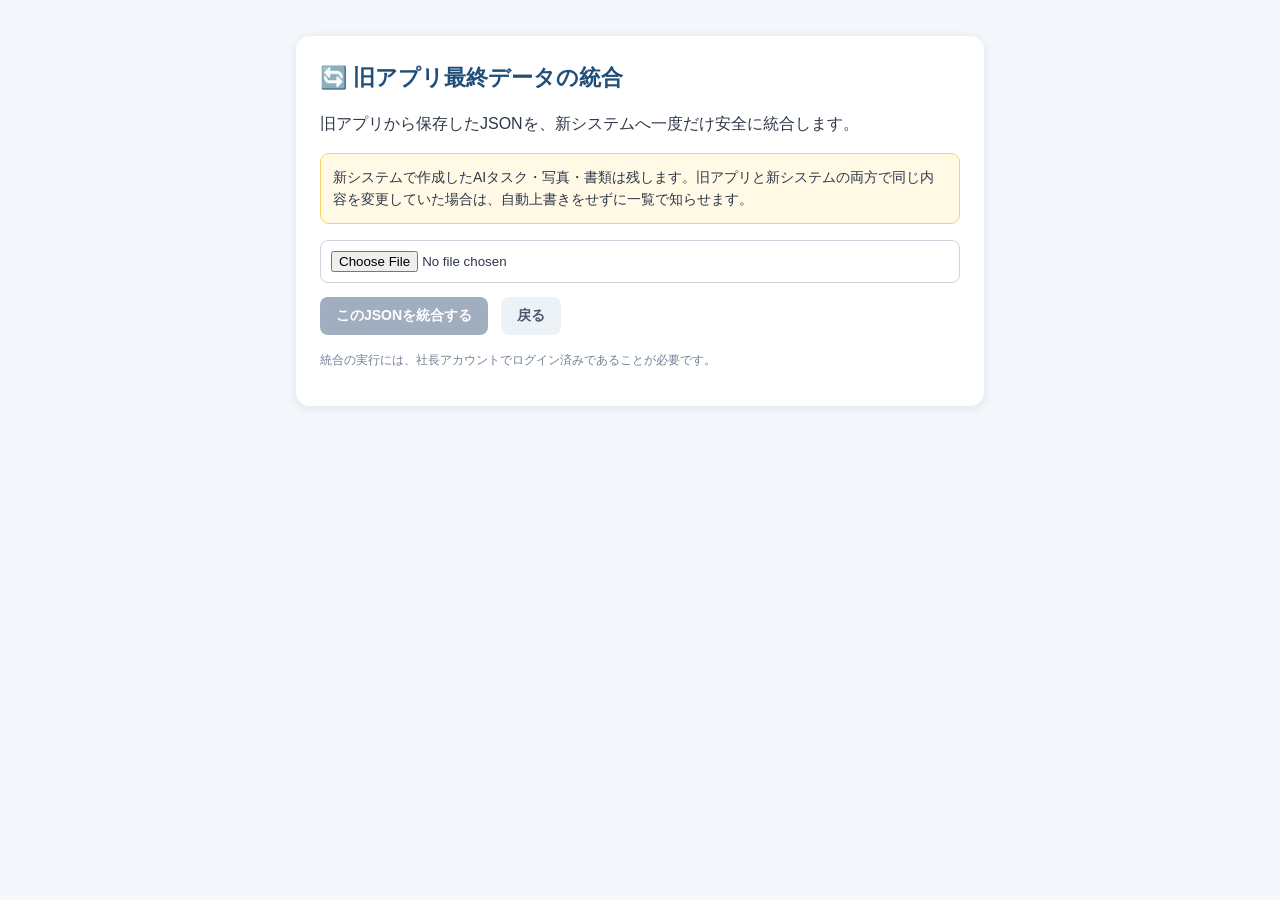
<file: migrate.html>
<!doctype html>
<html lang="ja">
<head>
  <meta charset="utf-8">
  <meta name="viewport" content="width=device-width,initial-scale=1">
  <title>現場進捗管理・最終データ統合</title>
  <style>
    *{box-sizing:border-box}body{margin:0;background:#F4F7FB;color:#2D3748;font-family:-apple-system,BlinkMacSystemFont,"Segoe UI",sans-serif;line-height:1.6}.wrap{max-width:720px;margin:36px auto;padding:0 16px}.card{background:#fff;border-radius:14px;box-shadow:0 2px 12px rgba(0,0,0,.09);padding:24px}.title{color:#1F4E79;font-size:22px;margin:0 0 8px}.notice{background:#FFF9E6;border:1px solid #F6D365;border-radius:9px;padding:12px;margin:16px 0;font-size:14px}.info{display:none;background:#F0F7FF;border:1px solid #90CDF4;border-radius:9px;padding:12px;margin:14px 0;white-space:pre-wrap}.result{display:none;border-radius:9px;padding:12px;margin-top:14px;white-space:pre-wrap}.result.ok{background:#F0FFF4;border:1px solid #9AE6B4;color:#276749}.result.error{background:#FFF5F5;border:1px solid #FEB2B2;color:#C53030}.btn{border:0;border-radius:8px;padding:10px 16px;font-size:14px;font-weight:700;cursor:pointer}.btn-primary{background:#1F4E79;color:#fff}.btn-primary:disabled{background:#A0AEC0;cursor:not-allowed}.btn-secondary{background:#EDF2F7;color:#4A5568;margin-left:8px}input[type=file]{display:block;width:100%;margin:14px 0;padding:10px;border:1px solid #CBD5E0;border-radius:8px;background:#fff}.small{font-size:12px;color:#718096;margin-top:16px}
  </style>
</head>
<body>
  <main class="wrap"><section class="card">
    <h1 class="title">🔄 旧アプリ最終データの統合</h1>
    <p>旧アプリから保存したJSONを、新システムへ一度だけ安全に統合します。</p>
    <div class="notice">新システムで作成したAIタスク・写真・書類は残します。旧アプリと新システムの両方で同じ内容を変更していた場合は、自動上書きをせずに一覧で知らせます。</div>
    <input id="json-file" type="file" accept=".json,application/json">
    <div id="file-info" class="info"></div>
    <button id="merge-btn" class="btn btn-primary" disabled>このJSONを統合する</button>
    <button class="btn btn-secondary" onclick="location.href='pilot.html'">戻る</button>
    <div id="result" class="result"></div>
    <p class="small">統合の実行には、社長アカウントでログイン済みであることが必要です。</p>
  </section></main>
  <script>
  const API='https://kanri-api.kagunyan.com/public/api/index.php';
  const TOKEN_KEY='kanri_pilot_access_token';
  let snapshot=null;
  const fileInput=document.getElementById('json-file'),info=document.getElementById('file-info'),button=document.getElementById('merge-btn'),result=document.getElementById('result');
  function showResult(message,ok=false){result.className='result '+(ok?'ok':'error');result.style.display='block';result.textContent=message;}
  fileInput.addEventListener('change',async()=>{
    result.style.display='none';snapshot=null;button.disabled=true;info.style.display='none';
    const file=fileInput.files[0];if(!file)return;
    try{
      const data=JSON.parse(await file.text());
      if(!Array.isArray(data.sites)||!Array.isArray(data.reports))throw new Error('現場・日報データが見つかりません。');
      snapshot=data;info.style.display='block';info.textContent=`確認しました\n現場：${data.sites.length}件\n日報：${data.reports.length}件\n書き出し日時：${data.exportedAt||'不明'}`;button.disabled=false;
    }catch(e){showResult('JSONを読み取れませんでした。旧アプリの「データ保存」で作成したファイルを選んでください。');}
  });
  button.addEventListener('click',async()=>{
    if(!snapshot)return;
    const token=localStorage.getItem(TOKEN_KEY)||'';
    if(!token){showResult('ログイン情報がありません。pilot.htmlで社長としてログインしてから、もう一度この画面を開いてください。');return;}
    if(!confirm('最終データを統合します。統合中は画面を閉じないでください。'))return;
    button.disabled=true;button.textContent='統合中…';
    try{
      const response=await fetch(API+'/admin/merge-gist-snapshot',{method:'POST',headers:{'Content-Type':'application/json','Authorization':'Bearer '+token},body:JSON.stringify(snapshot)});
      const body=await response.json().catch(()=>({}));if(!response.ok||body.ok===false)throw new Error(body.error||'統合に失敗しました。');
      const r=body.result||{};let text=`統合が完了しました。\n\n現場：追加 ${r.sitesAdded||0}件／更新 ${r.sitesUpdated||0}件\n日報：追加 ${r.reportsAdded||0}件／更新 ${r.reportsUpdated||0}件\n新システムに既にあった日報：${r.reportsAlreadyPresent||0}件`;
      if((r.conflicts||[]).length)text+=`\n\n自動上書きをしなかった要確認項目：${r.conflicts.length}件\n`+(r.conflicts||[]).map(x=>`・${x.type} ${x.name}：${x.reason}`).join('\n');
      else text+='\n\n競合はありません。pilot.htmlへ戻り、現場・日報を確認してください。';
      showResult(text,true);
    }catch(e){showResult('統合できませんでした：'+e.message);}
    finally{button.disabled=false;button.textContent='このJSONを統合する';}
  });
  </script>
</body>
</html>
</file>
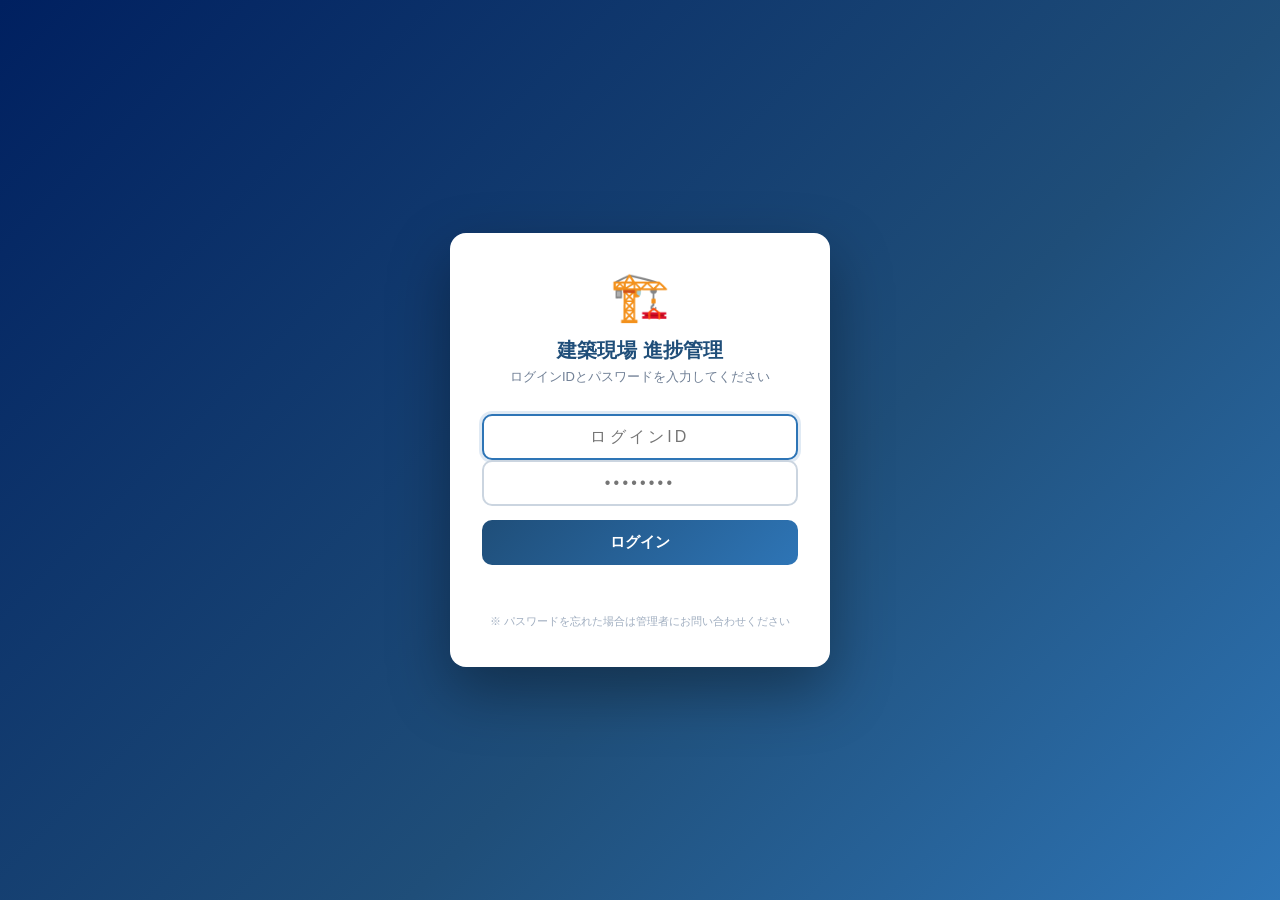
<file: pilot.html>
<!DOCTYPE html>
<html lang="ja">
<head>
<meta charset="UTF-8">
<meta name="viewport" content="width=device-width, initial-scale=1.0">
<title>建築現場 進捗管理ダッシュボード V63</title>
<style>
/* ── Login Screen ── */
#loginScreen{position:fixed;inset:0;background:linear-gradient(135deg,#002060 0%,#1F4E79 60%,#2E75B6 100%);z-index:9999;display:flex;align-items:center;justify-content:center;padding:20px}
.login-box{background:white;border-radius:16px;padding:36px 32px;width:100%;max-width:380px;box-shadow:0 24px 60px rgba(0,0,0,.35);text-align:center}
.login-logo{font-size:48px;margin-bottom:12px}
.login-title{font-size:20px;font-weight:700;color:#1F4E79;margin-bottom:4px}
.login-sub{font-size:13px;color:#718096;margin-bottom:28px}
.login-input{width:100%;padding:12px 16px;font-size:16px;border:2px solid #CBD5E0;border-radius:10px;outline:none;text-align:center;letter-spacing:.2em;transition:border .15s;font-family:inherit}
.login-input:focus{border-color:#2E75B6;box-shadow:0 0 0 3px rgba(46,117,182,.15)}
.login-btn{width:100%;margin-top:14px;padding:13px;background:linear-gradient(135deg,#1F4E79,#2E75B6);color:white;border:none;border-radius:10px;font-size:15px;font-weight:700;cursor:pointer;transition:opacity .15s}
.login-btn:hover{opacity:.9}
.login-btn:active{opacity:.8}
.login-error{margin-top:12px;color:#E53E3E;font-size:13px;font-weight:600;min-height:20px}
.login-hint{margin-top:16px;font-size:11px;color:#A0AEC0;line-height:1.6}
@media(max-width:640px){.login-box{padding:28px 20px}}

/* ── Reset & Base ── */
*{box-sizing:border-box;margin:0;padding:0}
body{font-family:'Segoe UI','Hiragino Sans','Yu Gothic',sans-serif;background:#f0f4f8;color:#2d3748;font-size:14px}
input,select,textarea,button{font-family:inherit}

/* ── Top Bar ── */
.top-bar{background:linear-gradient(135deg,#002060 0%,#1F4E79 60%,#2E75B6 100%);color:white;padding:14px 20px;display:flex;align-items:center;gap:14px;box-shadow:0 2px 8px rgba(0,0,0,.3);flex-wrap:wrap}
.top-bar h1{font-size:19px;font-weight:700;letter-spacing:.5px}
.top-bar .subtitle{font-size:11px;opacity:.8;margin-top:2px}
.top-bar-actions{margin-left:auto;display:flex;gap:8px;flex-wrap:wrap;align-items:center}
.top-bar .date-badge{background:rgba(255,255,255,.15);border:1px solid rgba(255,255,255,.3);padding:5px 12px;border-radius:20px;font-size:12px;white-space:nowrap}

/* ── Top Buttons ── */
.btn{display:inline-flex;align-items:center;gap:5px;padding:7px 14px;border-radius:8px;border:none;cursor:pointer;font-size:13px;font-weight:600;transition:background .15s,transform .1s;white-space:nowrap}
.btn:hover{transform:translateY(-1px)}
.btn:active{transform:translateY(0)}
.btn-white{background:white;color:#1F4E79}
.btn-white:hover{background:#EBF8FF}
@media(max-width:640px){.archive-admin-tools{display:none!important}}
.btn-ai{background:#FFF5F5;color:#C53030;border:1px solid #FEB2B2}
.btn-ai:hover{background:#FED7D7}
.report-photo-btn{background:#F0FFF4;color:#276749;border:1px solid #9AE6B4;padding:3px 8px;font-size:11px}
.report-photo-btn:hover{background:#C6F6D5}
.report-photo-none{background:#EDF2F7;color:#718096;border:1px solid #CBD5E0;padding:3px 8px;font-size:11px;cursor:default}
.report-photo-none:hover{transform:none}
.btn-green{background:#38A169;color:white}
.btn-green:hover{background:#2F855A}
.btn-amber{background:#D69E2E;color:white}
.btn-amber:hover{background:#B7791F}
.btn-red{background:#E53E3E;color:white}
.btn-red:hover{background:#C53030}
.btn-ghost{background:rgba(255,255,255,.15);color:white;border:1px solid rgba(255,255,255,.4)}
.btn-ghost:hover{background:rgba(255,255,255,.25)}
.btn-sm{padding:4px 10px;font-size:12px;border-radius:6px}
.btn-xs{padding:3px 8px;font-size:11px;border-radius:5px}
.btn-icon{padding:5px 8px;border-radius:6px;background:#EDF2F7;border:none;cursor:pointer;font-size:14px;transition:background .15s}
.btn-icon:hover{background:#BEE3F8}
.btn-icon.del:hover{background:#FED7D7}

/* ── Layout ── */
.main{max-width:1440px;margin:0 auto;padding:18px}

/* ── PC タブナビ ── */
.pc-tabs{display:flex;gap:4px;margin-bottom:16px;background:white;border-radius:10px;padding:6px;box-shadow:0 1px 4px rgba(0,0,0,.08);}
.pc-tab-btn{flex:1;padding:9px 12px;border:none;border-radius:7px;cursor:pointer;font-size:13px;font-weight:600;color:#718096;background:none;transition:background .15s,color .15s;display:flex;align-items:center;justify-content:center;gap:6px;}
.pc-tab-btn:hover{background:#EDF2F7;color:#2d3748;}
.pc-tab-btn.active{background:linear-gradient(135deg,#1F4E79,#2E75B6);color:white;}

/* section-page: グローバルで非表示（PC・スマホ共通） */
.section-page{display:none;}
.section-page.mob-active{display:block;}

/* ── KPI cards ── */
.kpi-row{display:grid;grid-template-columns:repeat(2,1fr);gap:12px;margin-bottom:18px}
.kpi-card{background:white;border-radius:10px;padding:14px 18px;box-shadow:0 1px 4px rgba(0,0,0,.08);border-left:4px solid transparent;display:flex;align-items:center;gap:12px}
.kpi-card .icon{font-size:26px}
.kpi-card .val{font-size:28px;font-weight:700;line-height:1}
.kpi-card .lbl{font-size:11px;color:#718096;margin-top:2px}
.kpi-card.blue{border-color:#2E75B6}
.kpi-card.green{border-color:#38a169}
.kpi-card.amber{border-color:#d69e2e}
.kpi-card.red{border-color:#e53e3e}

/* ── Section ── */
.section-head{display:flex;align-items:center;gap:8px;font-size:14px;font-weight:700;color:#1F4E79;margin-bottom:12px;padding-bottom:6px;border-bottom:2px solid #BEE3F8}
.card{background:white;border-radius:10px;padding:18px;box-shadow:0 1px 4px rgba(0,0,0,.08);margin-bottom:18px}

/* ── Site Cards ── */
.sites-header{display:flex;align-items:center;justify-content:space-between;margin-bottom:12px}
.sites-grid{display:grid;grid-template-columns:repeat(auto-fill,minmax(270px,1fr));gap:14px}
.site-card{background:white;border-radius:10px;padding:16px;box-shadow:0 1px 4px rgba(0,0,0,.08);border-top:4px solid #2E75B6;transition:transform .15s,box-shadow .15s;position:relative}
.site-card:hover{box-shadow:0 4px 12px rgba(0,0,0,.12)}
.site-card.selected{border-top-color:#d69e2e;box-shadow:0 0 0 2px #d69e2e}
.site-card-actions{display:flex;gap:4px;opacity:0.3;transition:opacity .2s}
.site-card:hover .site-card-actions{opacity:1}
.site-card .site-id{font-size:11px;color:#718096;font-weight:600;text-transform:uppercase;letter-spacing:.5px}
.site-card .site-name{font-size:15px;font-weight:700;margin:4px 0 2px;padding-right:60px}
.site-card .site-meta{font-size:12px;color:#718096;margin-bottom:4px}
.status-badge{display:inline-block;padding:2px 10px;border-radius:12px;font-size:11px;font-weight:600;margin-bottom:8px}
.badge-active{background:#C6F6D5;color:#276221}
.badge-prep{background:#FEFCBF;color:#744210}
.badge-complete{background:#BEE3F8;color:#1a365d}
.badge-pause{background:#FED7D7;color:#9B2C2C}

/* Progress bar */
.prog-bar-wrap{margin:6px 0 4px}
.prog-bar-label{display:flex;justify-content:space-between;font-size:12px;margin-bottom:4px}
.prog-bar-bg{background:#EDF2F7;border-radius:6px;height:10px;overflow:hidden}
.prog-bar-fill{height:100%;border-radius:6px;transition:width .6s ease}
.prog-low{background:linear-gradient(90deg,#FC8181,#F56565)}
.prog-mid{background:linear-gradient(90deg,#F6AD55,#ED8936)}
.prog-high{background:linear-gradient(90deg,#68D391,#38A169)}

/* Proc steps */
.process-steps{display:flex;gap:3px;flex-wrap:wrap;margin-top:6px}
.proc-step{padding:2px 6px;border-radius:4px;font-size:10px;font-weight:600;cursor:pointer;transition:opacity .15s}
.proc-step:hover{opacity:.75}
.proc-done{background:#C6F6D5;color:#276221}
.proc-partial{background:#FEFCBF;color:#744210}
.proc-none{background:#EDF2F7;color:#A0AEC0}

.site-footer{display:flex;justify-content:space-between;margin-top:8px;font-size:11px;color:#718096}

/* ── Task list ── */
.tasks-header{display:flex;align-items:center;justify-content:space-between;margin-bottom:10px;flex-wrap:wrap;gap:8px}
.task-filters{display:flex;gap:6px;flex-wrap:wrap}
.filter-btn{padding:5px 12px;border-radius:20px;border:1px solid #CBD5E0;background:white;cursor:pointer;font-size:12px;font-weight:600;transition:background .15s,color .15s}
.filter-btn.active{background:#2E75B6;color:white;border-color:#2E75B6}
.filter-btn:hover:not(.active){background:#EBF8FF}

.task-table{width:100%;border-collapse:collapse}
.task-table th{background:#1F4E79;color:white;padding:8px 10px;text-align:left;font-size:12px;font-weight:600}
.task-table td{padding:8px 10px;border-bottom:1px solid #E2E8F0;font-size:13px;vertical-align:middle}
.task-table tr:last-child td{border-bottom:none}
.task-table tr:hover td{background:#EBF8FF}
.task-table .today-row td{background:#FFF5F5!important}
.task-table .today-row:hover td{background:#FED7D7!important}
.task-table .overdue-row td{background:#FFF5F5!important}

.priority-badge{display:inline-block;padding:2px 8px;border-radius:10px;font-size:11px;font-weight:700}
.p-high{background:#FED7D7;color:#C53030}
.p-mid{background:#FEEBC8;color:#C05621}
.p-low{background:#C6F6D5;color:#276221}

.status-badge-sm{display:inline-block;padding:2px 8px;border-radius:10px;font-size:11px;font-weight:600}
.s-todo{background:#EDF2F7;color:#4A5568}
.s-doing{background:#FEFCBF;color:#744210}
.s-done{background:#C6F6D5;color:#276221}
.s-hold{background:#FED7D7;color:#9B2C2C}

.today-tag{display:inline-block;background:#E53E3E;color:white;font-size:10px;font-weight:700;padding:1px 6px;border-radius:8px;margin-left:4px}
.overdue-tag{display:inline-block;background:#9B2C2C;color:white;font-size:10px;font-weight:700;padding:1px 6px;border-radius:8px;margin-left:4px}

/* ── Gantt ── */
.gantt-wrap{overflow-x:auto}
.gantt-table{width:100%;border-collapse:collapse;min-width:600px}
.gantt-table th{background:#1F4E79;color:white;padding:6px 10px;font-size:11px;text-align:center}
.gantt-table td{padding:6px 8px;border-bottom:1px solid #E2E8F0;font-size:12px}

/* ── Process Detail ── */
.proc-detail-site{margin-bottom:16px;padding:12px;background:#F7FAFC;border-radius:8px}
.proc-slider-row{display:flex;align-items:center;gap:10px;margin-bottom:6px}
.proc-slider-label{width:70px;font-size:11px;font-weight:600;color:#4A5568;flex-shrink:0}
.proc-slider{flex:1;height:6px;accent-color:#2E75B6;cursor:pointer}
.proc-slider-val{width:38px;text-align:right;font-size:12px;font-weight:700;color:#2E75B6}

/* ── Detail Panel ── */
#detail-panel{position:fixed;right:-440px;top:0;width:440px;height:100vh;background:white;box-shadow:-4px 0 20px rgba(0,0,0,.15);transition:right .3s ease;z-index:100;overflow-y:auto;padding:20px}
#detail-panel.open{right:0}
#detail-panel .close-btn{position:absolute;top:12px;right:12px;background:#EDF2F7;border:none;border-radius:50%;width:28px;height:28px;font-size:15px;cursor:pointer;display:flex;align-items:center;justify-content:center}
.detail-row{display:flex;padding:6px 0;border-bottom:1px solid #EDF2F7;font-size:13px}
.detail-row .dl{color:#718096;font-weight:600;width:80px;flex-shrink:0}
.detail-task-item{padding:8px 12px;margin-bottom:6px;border-radius:8px;background:#F7FAFC;border-left:3px solid #2E75B6;font-size:13px}
.detail-task-item.urgent{border-left-color:#E53E3E;background:#FFF5F5}

/* ── MODAL ── */
.modal-overlay{position:fixed;inset:0;background:rgba(0,0,0,.45);z-index:200;display:flex;align-items:center;justify-content:center;padding:20px;opacity:0;pointer-events:none;transition:opacity .2s}
.modal-overlay.show{opacity:1;pointer-events:all}
.modal{background:white;border-radius:14px;width:100%;max-width:600px;max-height:90vh;overflow-y:auto;box-shadow:0 20px 60px rgba(0,0,0,.3);transform:scale(.95);transition:transform .2s}
.modal-overlay.show .modal{transform:scale(1)}
.modal-head{padding:18px 20px;border-bottom:1px solid #E2E8F0;display:flex;align-items:center;justify-content:space-between;position:sticky;top:0;background:white;z-index:1}
.modal-head h2{font-size:16px;color:#1F4E79;font-weight:700}
.modal-close{background:#EDF2F7;border:none;border-radius:50%;width:30px;height:30px;cursor:pointer;font-size:16px;display:flex;align-items:center;justify-content:center}
.modal-body{padding:18px 20px}
.modal-foot{padding:14px 20px;border-top:1px solid #E2E8F0;display:flex;justify-content:flex-end;gap:10px;position:sticky;bottom:0;background:white}

/* 請求書ZIPの照合は、数十件を続けて確認する作業のため専用の広い画面にする。 */
.invoice-import-modal{align-items:center;padding:16px}
.invoice-import-dialog{width:min(1280px,calc(100vw - 32px));max-width:none!important;height:94vh;max-height:94vh;overflow:hidden;display:flex;flex-direction:column}
.invoice-import-dialog .modal-head,.invoice-import-dialog .modal-foot{flex:0 0 auto}
.invoice-import-dialog .modal-body{flex:1 1 auto;min-height:0;display:flex;flex-direction:column;padding-bottom:12px;overflow:hidden}
.invoice-import-list{flex:1 1 auto;min-height:0;overflow:auto;padding:2px 2px 18px}
.invoice-import-row{border:1px solid #C9DAEB;border-radius:10px;margin:10px 0;background:#fff;overflow:visible}
.invoice-import-source{position:sticky;top:0;z-index:2;padding:11px 13px;background:#F4F9FE;border-bottom:1px solid #D7E6F3;border-radius:9px 9px 0 0;box-shadow:0 2px 4px rgba(49,104,151,.08)}
.invoice-import-source-title{font-size:15px;font-weight:800;color:#1F3851;word-break:break-word}
.invoice-import-source-note{display:flex;gap:12px;align-items:center;flex-wrap:wrap;margin-top:5px;font-size:12px;color:#4A5568}
.invoice-import-work{display:grid;grid-template-columns:minmax(280px,1fr) minmax(360px,1.15fr);gap:14px;padding:12px 13px}
.invoice-import-current{background:#F8FAFC;border:1px solid #E2E8F0;border-radius:8px;padding:10px;font-size:13px;color:#4A5568;line-height:1.6}
.invoice-import-current strong{display:block;color:#1F4E79;font-size:14px;margin-bottom:3px}
.invoice-import-edit{margin-top:10px;padding-top:9px;border-top:1px dashed #CBD5E0}
@media(max-width:700px){
  .invoice-import-modal{padding:0;align-items:flex-end}
  .invoice-import-dialog{width:100%;height:94vh;max-height:94vh;border-radius:16px 16px 0 0}
  .invoice-import-dialog .modal-body{padding:13px 14px 8px}
  .invoice-import-dialog .modal-head,.invoice-import-dialog .modal-foot{padding-left:14px;padding-right:14px}
  .invoice-import-work{grid-template-columns:1fr;padding:10px}
  .invoice-import-source{padding:10px}
  .invoice-import-source-title{font-size:14px}
}

/* Form elements */
.form-group{margin-bottom:14px}
.form-label{display:block;font-size:12px;font-weight:700;color:#4A5568;margin-bottom:5px}
.form-input,.form-select,.form-textarea{width:100%;padding:8px 12px;border:1.5px solid #CBD5E0;border-radius:8px;font-size:13px;color:#2d3748;background:white;transition:border .15s}
.form-input:focus,.form-select:focus,.form-textarea:focus{outline:none;border-color:#2E75B6;box-shadow:0 0 0 3px rgba(46,117,182,.15)}
.form-textarea{resize:vertical;min-height:70px}
.form-row{display:grid;grid-template-columns:1fr 1fr;gap:12px}
.form-row-3{display:grid;grid-template-columns:1fr 1fr 1fr;gap:10px}

/* Proc sliders in modal */
.proc-modal-row{display:flex;align-items:center;gap:10px;padding:8px 0;border-bottom:1px solid #EDF2F7}
.proc-modal-label{width:80px;font-size:12px;font-weight:600;color:#4A5568;flex-shrink:0}
.proc-modal-slider{flex:1;accent-color:#2E75B6;cursor:pointer}
.proc-modal-val{width:42px;text-align:right;font-size:13px;font-weight:700;color:#2E75B6}

/* Toast notification */
.toast{position:fixed;bottom:24px;left:50%;transform:translateX(-50%) translateY(80px);background:#2d3748;color:white;padding:10px 20px;border-radius:24px;font-size:13px;font-weight:600;z-index:999;transition:transform .3s;white-space:nowrap}
.toast.show{transform:translateX(-50%) translateY(0)}

/* ── Bottom Nav (mobile only) ── */
.bottom-nav{display:none;position:fixed;bottom:0;left:0;right:0;background:white;border-top:1px solid #E2E8F0;z-index:90;box-shadow:0 -2px 10px rgba(0,0,0,.1)}
.bottom-nav-inner{display:flex;justify-content:space-around}
.bnav-btn{flex:1;display:flex;flex-direction:column;align-items:center;padding:10px 4px 8px;border:none;background:none;cursor:pointer;font-size:10px;font-weight:600;color:#718096;gap:3px;transition:color .15s;-webkit-tap-highlight-color:transparent}
.bnav-btn .bnav-icon{font-size:20px;line-height:1}
.bnav-btn.active{color:#1F4E79}
.bnav-btn.active .bnav-icon{filter:drop-shadow(0 0 4px rgba(46,117,182,.5))}

/* ── Task Cards (mobile) ── */
.task-cards-list{display:none}
.task-card{background:white;border-radius:10px;margin-bottom:10px;box-shadow:0 1px 4px rgba(0,0,0,.08);overflow:hidden;border-left:4px solid #CBD5E0}
.task-card.prio-high{border-left-color:#E53E3E}
.task-card.prio-mid{border-left-color:#ED8936}
.task-card.prio-low{border-left-color:#38A169}
.task-card.is-today{background:#FFF8F8}
.task-card-head{display:flex;align-items:flex-start;justify-content:space-between;padding:12px 12px 8px;gap:8px}
.task-card-body{padding:0 12px 10px}
.task-card-title{font-size:14px;font-weight:600;line-height:1.4;flex:1}
.task-card-badges{display:flex;gap:4px;flex-wrap:wrap;margin-bottom:6px}
.task-card-meta{font-size:12px;color:#718096;display:flex;flex-wrap:wrap;gap:8px}
.task-card-actions{display:flex;gap:6px;padding:8px 12px;border-top:1px solid #F0F0F0;background:#FAFAFA}
.task-card-status-sel{font-size:13px;padding:5px 8px;border:1.5px solid #CBD5E0;border-radius:8px;flex:1;background:white}

/* ── Mobile menu panel ── */
.mobile-menu-btn{display:none;background:rgba(255,255,255,.15);border:1px solid rgba(255,255,255,.35);color:white;border-radius:8px;padding:7px 10px;font-size:18px;cursor:pointer;line-height:1}
.mobile-ai-report-btn{display:none!important}
.mobile-task-btn{display:none!important}
.pc-speech-input{margin:6px 0 2px;background:#F0F7FF;color:#1F4E79;border:1px solid #90CDF4}
#aiReportModal #ai-report-source-mic[hidden]{display:none!important}
.pc-speech-input.is-listening{background:#C53030;color:white;border-color:#C53030}
.mobile-menu-panel{display:none;position:fixed;top:0;right:0;bottom:0;left:0;background:rgba(0,0,0,.5);z-index:95}
.mobile-menu-panel.show{display:block}
.mobile-menu-sheet{position:absolute;top:0;right:0;bottom:0;width:260px;background:white;padding:20px 16px;box-shadow:-4px 0 20px rgba(0,0,0,.2)}
.mobile-menu-sheet h3{font-size:14px;font-weight:700;color:#1F4E79;margin-bottom:16px;padding-bottom:10px;border-bottom:1px solid #EDF2F7}
.mobile-menu-sheet .menu-btn{display:flex;align-items:center;gap:10px;width:100%;padding:12px 14px;margin-bottom:8px;border-radius:10px;border:none;background:#F7FAFC;font-size:14px;font-weight:600;cursor:pointer;text-align:left}
.mobile-menu-sheet .menu-btn:active{background:#EBF8FF}

/* 日報展開ボタン：デフォルト非表示、スマホのみ表示 */
.report-expand-btn{display:none}

/* ── Responsive 900px ── */
@media(max-width:900px){
  .kpi-row{grid-template-columns:repeat(2,1fr)}
  .sites-grid{grid-template-columns:1fr 1fr}
  #detail-panel{width:100%;right:auto;bottom:-95vh;top:auto;height:90vh;border-radius:16px 16px 0 0;transition:bottom .3s ease}
  #detail-panel.open{bottom:0}
  .form-row{grid-template-columns:1fr 1fr}
  .form-row-3{grid-template-columns:1fr 1fr}
}

/* ── Responsive 640px (スマートフォン) ── */
@media(max-width:640px){
  /* Body bottom padding for nav */
  body{padding-bottom:64px}
  .main{padding:10px}

  /* Top bar compact */
  .top-bar{padding:10px 14px;gap:10px}
  .top-bar h1{font-size:15px}
  .top-bar .subtitle{display:none}
  .top-bar-actions .save-indicator,
  .top-bar-actions .btn-ghost,
  .top-bar-actions .date-badge{display:none}
  /* 社長専用ボタンは、admin-visible が付いた時だけ表示する。 */
  .top-bar-actions .mobile-ai-report-btn.admin-visible{display:inline-flex!important;align-items:center;white-space:nowrap;background:#FFF5F5;color:#C53030;border:1px solid #FEB2B2;padding:7px 9px;font-size:12px}
  .top-bar-actions .mobile-task-btn.admin-visible{display:inline-flex!important;align-items:center;white-space:nowrap;background:#F0F7FF;color:#1F4E79;border:1px solid #90CDF4;padding:7px 8px;font-size:12px}
  .pc-speech-input{display:none!important}
  #aiReportModal .pc-speech-input{display:inline-flex!important}
  #aiReportModal .pc-speech-input[hidden]{display:none!important}
  .mobile-menu-btn{display:block}
  .pc-tabs{display:none}

  /* KPI 2x2 */
  .kpi-row{grid-template-columns:repeat(2,1fr);gap:8px;margin-bottom:12px}
  .kpi-card{padding:12px 14px}
  .kpi-card .val{font-size:24px}
  .kpi-card .icon{font-size:22px}

  /* Cards */
  .card{padding:14px;border-radius:10px;margin-bottom:12px}
  .sites-grid{grid-template-columns:1fr}

  /* Site card actions always visible on touch */
  .site-card-actions{opacity:1}

  /* Task: hide table, show cards */
  .task-table-wrap{display:none}
  .task-cards-list{display:block}
  .bottom-nav{display:block}

  /* 日報展開ボタン */
  .report-expand-btn{display:inline-flex;align-items:center;justify-content:center;padding:6px 8px;background:#EBF8FF;border:1px solid #BEE3F8;border-radius:6px;font-size:16px;cursor:pointer;flex-shrink:0;min-width:36px;min-height:36px;}

  /* Filter buttons: horizontal scroll */
  .task-filters{flex-wrap:nowrap;overflow-x:auto;padding-bottom:4px;-webkit-overflow-scrolling:touch;scrollbar-width:none}
  .task-filters::-webkit-scrollbar{display:none}
  .filter-btn{white-space:nowrap;flex-shrink:0;padding:7px 14px;min-height:36px}

  /* Add buttons */
  .btn-sm{padding:8px 14px;font-size:13px}
  .btn-icon{width:36px;height:36px;font-size:16px;display:flex;align-items:center;justify-content:center;padding:0}

  /* Modal: full-screen bottom sheet */
  .modal-overlay{padding:0;align-items:flex-end}
  .modal{border-radius:16px 16px 0 0;max-height:92vh;max-width:100%}

  /* Detail panel: bottom sheet */
  #detail-panel{width:100%;right:auto;bottom:-95vh;top:auto;height:88vh;border-radius:16px 16px 0 0;transition:bottom .3s ease;padding:16px}
  #detail-panel.open{bottom:0}

  /* Forms */
  .form-row,.form-row-3{grid-template-columns:1fr}
  .form-input,.form-select,.form-textarea{font-size:16px;padding:10px 12px}/* prevent iOS zoom */
  .form-label{font-size:13px}

  /* Process sliders */
  .proc-slider{height:20px}/* larger touch target */

  /* Toast above nav: iPhoneのブラウザ下部バーも考慮して、固定ナビと重ねない */
  .toast{bottom:calc(118px + env(safe-area-inset-bottom))}

  /* Gantt scrollable hint */
  .gantt-wrap::before{content:'← 横にスクロールできます';display:block;font-size:11px;color:#718096;margin-bottom:6px}
}

/* Save indicator */
.save-indicator{font-size:11px;color:rgba(255,255,255,.7);display:flex;align-items:center;gap:4px}
.save-indicator.saved::before{content:'✓';color:#68D391}
.save-indicator.unsaved::before{content:'●';color:#F6AD55;animation:pulse 1.5s infinite}
@keyframes pulse{0%,100%{opacity:1}50%{opacity:.4}}
@keyframes spin{to{transform:rotate(360deg)}}

/* Checkbox */
.task-check{width:16px;height:16px;cursor:pointer;accent-color:#38A169}

.task-row-actions{display:flex;gap:3px;opacity:0;transition:opacity .2s}
.task-table tr:hover .task-row-actions{opacity:1}

/* Import hidden input */
#json-import-input{display:none}

/* ── 工程表 ── */
.sch-wrap{overflow-x:auto;-webkit-overflow-scrolling:touch;}
.sch-table{border-collapse:collapse;font-size:12px;table-layout:fixed;}
.sch-site-head{background:#F0F4F8;font-weight:700;color:#4A5568;text-align:left;padding:8px 10px;position:sticky;left:0;z-index:3;border:1px solid #CBD5E0;min-width:130px;width:130px;}
.sch-day-head{background:#F7FAFC;font-weight:700;color:#4A5568;text-align:center;padding:5px 4px;font-size:11px;min-width:90px;width:90px;border:1px solid #E2E8F0;white-space:nowrap;line-height:1.3;}
.sch-day-head.sch-today{background:#EBF8FF;color:#2E75B6;}
.sch-day-head.sch-weekend{color:#A0AEC0;}
.sch-day-head.sch-sun{color:#E53E3E;}
.sch-day-head.sch-holiday{color:#E53E3E;}
.sch-holiday-name{display:block;font-size:9px;color:#E53E3E;white-space:nowrap;overflow:hidden;text-overflow:ellipsis;max-width:84px;font-weight:600;}
.sch-site-name{font-size:12px;font-weight:600;color:#2d3748;padding:5px 10px;white-space:nowrap;overflow:hidden;text-overflow:ellipsis;max-width:130px;width:130px;position:sticky;left:0;background:white;border:1px solid #E2E8F0;z-index:1;transition:background .15s,color .15s;}
.sch-site-name:hover{background:#EBF8FF;color:#2E75B6;}
.sch-cell{text-align:left;padding:3px 4px;border:1px solid #F0F4F8;min-width:90px;width:90px;vertical-align:top;}
.sch-cell.sch-today{background:#EBF8FF;}
.sch-cell.sch-weekend{background:#FAFAFA;}
.sch-cell.sch-sun{background:#FFF5F5;}
.sch-cell.sch-holiday{background:#FFF5F5;}
.sch-entry{display:block;font-size:10px;background:#C6F6D5;color:#276221;border-radius:3px;padding:2px 5px;margin-bottom:2px;white-space:nowrap;overflow:hidden;text-overflow:ellipsis;max-width:82px;cursor:default;line-height:1.4;}
.sch-nav{display:flex;align-items:center;gap:8px;margin-bottom:12px;}
.sch-nav-title{flex:1;text-align:center;font-size:15px;font-weight:700;color:#1F4E79;}
.sch-legend{display:flex;flex-wrap:wrap;gap:12px;font-size:12px;color:#4A5568;margin-top:10px;padding-top:10px;border-top:1px solid #EDF2F7;}
.sch-legend-item{display:flex;align-items:center;gap:5px;}

/* ── 日報 ── */
.report-form-card{background:white;border-radius:10px;padding:18px;box-shadow:0 1px 4px rgba(0,0,0,.08);margin-bottom:18px}
.report-date-row{display:flex;align-items:center;gap:12px;margin-bottom:16px;flex-wrap:wrap}
.report-date-row input[type=date]{padding:8px 12px;border:1.5px solid #CBD5E0;border-radius:8px;font-size:14px;font-family:inherit}
.report-weekday{font-size:14px;font-weight:700;color:#1F4E79}
.report-entry{display:grid;grid-template-columns:1fr 2fr 80px 1fr 36px;gap:6px;align-items:center;margin-bottom:6px}
.report-entry input,.report-entry select{padding:7px 10px;border:1.5px solid #CBD5E0;border-radius:8px;font-size:13px;font-family:inherit;width:100%}
.report-entry input:focus,.report-entry select:focus{border-color:#2E75B6;outline:none}
.report-entry .remove-btn{background:#FED7D7;border:none;border-radius:6px;color:#C53030;font-size:16px;cursor:pointer;padding:4px 8px;line-height:1}
.report-entry .remove-btn:hover{background:#FC8181}
.report-entry-header{display:grid;grid-template-columns:1fr 2fr 80px 1fr 36px;gap:6px;margin-bottom:4px}
.report-entry-header span{font-size:11px;font-weight:700;color:#718096;padding:0 2px}
.report-actions{display:flex;gap:8px;margin-top:12px;flex-wrap:wrap}
.report-list-item{border:1px solid #E2E8F0;border-radius:8px;padding:14px;margin-bottom:10px;background:#FAFAFA}
.report-list-header{display:flex;align-items:center;justify-content:space-between;margin-bottom:10px;gap:6px;flex-wrap:wrap}
.report-list-date{font-size:15px;font-weight:700;color:#1F4E79}
.report-list-table{width:100%;border-collapse:collapse;font-size:13px}
.report-list-table th{background:#EBF8FF;padding:5px 8px;text-align:left;font-weight:600;color:#2E75B6;border-bottom:2px solid #BEE3F8}
.report-list-table td{padding:5px 8px;border-bottom:1px solid #EDF2F7;vertical-align:top}
.report-list-table tr:last-child td{border-bottom:none}
/* 現場カード内日報 */
.site-report-section{margin-top:14px;padding-top:12px;border-top:1px dashed #E2E8F0}
.site-report-entry{font-size:12px;padding:6px 0;border-bottom:1px solid #EDF2F7;display:grid;grid-template-columns:auto 1fr auto auto;gap:6px;align-items:start}
.site-report-entry:last-child{border-bottom:none}
@media(max-width:640px){
  .report-entry{grid-template-columns:1fr 1fr;gap:6px}
  .report-entry-header{display:none}
  .report-entry .remove-btn{grid-column:2;justify-self:end;margin-top:-30px}
}

.archive-row{border:1px solid #D8E2EC;border-radius:7px;margin:5px 0;background:#fff;}
.archive-row>summary{display:flex;align-items:center;gap:10px;padding:11px 12px;cursor:pointer;list-style:none;font-size:13px;}
.archive-row>summary::-webkit-details-marker{display:none;}
.archive-row>summary:focus-visible{outline:2px solid #3182CE;outline-offset:2px;}
.archive-row-title{flex:1;min-width:0;overflow:hidden;text-overflow:ellipsis;white-space:nowrap;font-weight:700;color:#2F855A;}
.archive-row-invoice{flex:none;font-size:11px;white-space:nowrap;}
.archive-row-sales{flex:none;width:115px;text-align:right;white-space:nowrap;color:#4A5568;font-variant-numeric:tabular-nums;}
.archive-row-arrow{flex:none;color:#718096;}
.archive-row[open] .archive-row-arrow{transform:rotate(90deg);}
.archive-row-body{border-top:1px solid #E2E8F0;padding:12px;}
@media(max-width:600px){.archive-row>summary{gap:5px;padding:10px 7px;font-size:12px;}.archive-row-invoice{font-size:10px;}.archive-row-sales{width:88px;font-size:11px;}}
#ai-report-mode-help:empty{display:none;}

#sitePhotoModal{z-index:3100;}
#photoZoomModal[hidden]{display:none;}
#photoZoomModal{position:fixed;inset:0;z-index:10000;background:#131923;color:#fff;display:flex;flex-direction:column;overscroll-behavior:none;}
.photo-zoom-toolbar{display:flex;gap:8px;align-items:center;flex-wrap:wrap;padding:12px;padding-top:max(12px,env(safe-area-inset-top));background:#202b3b;flex:none;}
.photo-zoom-toolbar button{min-width:44px;min-height:44px;border:1px solid #8190a8;border-radius:7px;background:#fff;color:#172334;padding:8px 12px;font-size:15px;cursor:pointer;}
#photo-zoom-title{flex:1;min-width:100px;overflow:hidden;text-overflow:ellipsis;white-space:nowrap;font-size:14px;}
#photo-zoom-stage{position:relative;flex:1;min-height:0;overflow:hidden;touch-action:none;overscroll-behavior:none;cursor:grab;user-select:none;-webkit-user-select:none;}
#photo-zoom-stage:active{cursor:grabbing;}
#photo-zoom-image{position:absolute;left:50%;top:50%;max-width:none;max-height:none;margin:0;transform-origin:center;pointer-events:none;user-select:none;-webkit-user-drag:none;}
#photo-zoom-help{padding:8px 12px;padding-bottom:max(8px,env(safe-area-inset-bottom));font-size:12px;color:#d1d9e6;background:#202b3b;}
.photo-expand-button{display:block;width:100%;padding:0;border:0;background:transparent;cursor:zoom-in;}
#reportPhotoModal{z-index:3100;}
#sitePhotoModal [hidden]{display:none!important;}
#sitePhotoModal .modal{width:100%;max-width:1000px;}
.site-photo-grid{display:grid;grid-template-columns:repeat(auto-fill,minmax(140px,1fr));gap:12px;}
.site-photo-card{border:1px solid #CBD5E0;border-radius:8px;background:white;padding:6px;text-align:left;color:#2D3748;cursor:pointer;min-width:0;}
.site-photo-card img{width:100%;height:140px;object-fit:cover;background:#EDF2F7;border-radius:5px;display:block;}
.site-photo-card small{display:block;overflow:hidden;text-overflow:ellipsis;white-space:nowrap;margin-top:4px;}
#site-photo-viewer img{display:block;max-width:100%;max-height:55vh;margin:10px auto;object-fit:contain;}
#site-photo-source{padding:12px;background:#F7FAFC;border-radius:6px;white-space:pre-wrap;line-height:1.7;margin-top:10px;}
@media(max-width:600px){.site-photo-grid{grid-template-columns:repeat(2,minmax(0,1fr));gap:8px;}#sitePhotoModal .modal{max-height:95dvh;}}
</style>
<link rel="stylesheet" href="estimate.css?v=45">
</head>
<body>

<!-- ===== LOGIN SCREEN ===== -->
<div id="loginScreen">
  <div class="login-box">
    <div class="login-logo">🏗️</div>
    <div class="login-title">建築現場 進捗管理</div>
    <div class="login-sub">ログインIDとパスワードを入力してください</div>
    <input class="login-input" id="loginIdInput" type="text" autocomplete="username" placeholder="ログインID">
    <input class="login-input" id="loginInput" type="password" placeholder="••••••••"
      autocomplete="current-password" onkeydown="if(event.key==='Enter')doLogin()">
    <button class="login-btn" onclick="doLogin()">ログイン</button>
    <div class="login-error" id="loginError"></div>
    <div class="login-hint">※ パスワードを忘れた場合は管理者にお問い合わせください</div>
  </div>
</div>

<!-- ===== CLOUD LOAD SCREEN ===== -->
<div id="cloudLoadScreen" style="display:none;position:fixed;inset:0;background:linear-gradient(135deg,#002060 0%,#1F4E79 60%,#2E75B6 100%);z-index:9998;align-items:center;justify-content:center;padding:20px;">
  <div style="background:white;border-radius:16px;padding:36px 32px;width:100%;max-width:380px;box-shadow:0 24px 60px rgba(0,0,0,.35);text-align:center;">
    <div style="font-size:48px;margin-bottom:12px;" id="cloudLoadIcon">☁️</div>
    <div style="font-size:18px;font-weight:700;color:#1F4E79;margin-bottom:8px;" id="cloudLoadTitle">クラウド読込中...</div>
    <div style="font-size:13px;color:#718096;margin-bottom:20px;" id="cloudLoadMsg">最新データを取得しています。しばらくお待ちください。</div>
    <div id="cloudLoadSpinner" style="margin:0 auto 16px;width:36px;height:36px;border:4px solid #BEE3F8;border-top-color:#2E75B6;border-radius:50%;animation:spin 0.8s linear infinite;"></div>
    <div id="cloudLoadErrorBox" style="display:none;">
      <div style="background:#FFF5F5;border:1.5px solid #FC8181;border-radius:8px;padding:12px;margin-bottom:16px;font-size:13px;color:#C53030;text-align:left;" id="cloudLoadErrorMsg"></div>
      <button onclick="retryStartupCloudLoad()" style="width:100%;padding:12px;background:#2E75B6;color:white;border:none;border-radius:8px;font-size:15px;font-weight:700;cursor:pointer;margin-bottom:10px;">🔄 再試行</button>
      <button onclick="skipStartupCloudLoad()" style="width:100%;padding:10px;background:white;color:#718096;border:1.5px solid #CBD5E0;border-radius:8px;font-size:13px;cursor:pointer;">スキップ（ローカルデータで続ける）</button>
    </div>
  </div>
</div>

<!-- ===== TOP BAR ===== -->
<div class="top-bar">
  <div style="font-size:22px;">🏗️</div>
  <div>
    <h1>建築現場 進捗管理</h1>
    <div class="subtitle">複数現場の進捗をリアルタイムで把握・編集</div>
  </div>
  <div class="top-bar-actions">
    <div class="save-indicator" id="saveIndicator">保存済み</div>
    <button class="btn btn-ghost btn-sm" data-admin-only style="display:none;background:#FFF5F5;color:#C53030;border-color:#FEB2B2;" onclick="openAiReportModal()">🎙️ AIに報告</button>
    <button class="btn btn-ghost btn-sm" onclick="exportJSON()" title="データをJSONファイルとして保存">💾 データ保存</button>
    <button class="btn btn-ghost btn-sm" onclick="document.getElementById('json-import-input').click()" title="JSONファイルを読み込む">📂 データ読込</button>
    <input type="file" id="json-import-input" accept=".json" onchange="importJSON(event)">
    <button class="btn btn-ghost btn-sm" id="cloudSaveBtn" onclick="uploadToCloud()" title="クラウドに保存（PC↔スマホ同期）">☁️ クラウド保存</button>
    <button class="btn btn-ghost btn-sm" id="cloudLoadBtn" onclick="downloadFromCloud()" title="クラウドから最新データを読み込む">🔄 クラウド読込</button>
    <button class="btn btn-ghost btn-sm" onclick="openCloudSettings()" title="クラウド同期の設定（GitHub Gist切替など）">⚙️ クラウド設定</button>
    <span id="autoBackupLabel" style="font-size:10px;color:#718096;white-space:nowrap;"></span>
    <div class="date-badge" id="currentDate"></div>
    <!-- Mobile menu button -->
    <button class="btn btn-ghost btn-sm" onclick="doLogout()" title="ログアウト" style="font-size:12px;">🔒 ログアウト</button>
    <button class="btn btn-sm mobile-ai-report-btn" data-admin-only style="display:none;" onclick="openAiReportModal()">🎙️ AIに報告</button>
    <button class="btn btn-sm mobile-task-btn" data-admin-only style="display:none;" onclick="switchTab('tasks')">🧭 タスク</button>
    <button class="mobile-menu-btn" onclick="openMobileMenu()">☰</button>
  </div>
</div>

<!-- ===== MOBILE MENU ===== -->
<div class="mobile-menu-panel" id="mobileMenuPanel" onclick="closeMobileMenu()">
  <div class="mobile-menu-sheet" onclick="event.stopPropagation()">
    <h3>⚙️ メニュー</h3>
    <div class="save-indicator" id="saveIndicatorMobile" style="margin-bottom:14px;color:#4A5568;font-size:12px;">保存済み</div>
    <button class="menu-btn" id="cloudSaveBtnM" onclick="uploadToCloud()" style="background:#EBF8FF;color:#1F4E79;font-weight:700;">☁️ クラウド保存</button>
    <button class="menu-btn" id="cloudLoadBtnM" onclick="downloadFromCloud()" style="background:#EBF8FF;color:#1F4E79;">🔄 クラウド読込</button>
    <button class="menu-btn" onclick="openCloudSettings();closeMobileMenu()" style="background:#F0FFF4;color:#276221;">⚙️ クラウド設定</button>
    <div id="autoBackupLabelM" style="font-size:11px;color:#718096;text-align:center;padding:2px 0;"></div>
    <div style="height:1px;background:#EDF2F7;margin:8px 0;"></div>
    <button class="menu-btn" onclick="exportJSON();closeMobileMenu()">💾 データ保存（JSON）</button>
    <button class="menu-btn" onclick="document.getElementById('json-import-input').click();closeMobileMenu()">📂 データ読込（JSON）</button>

    <button class="menu-btn" onclick="switchTab('report');closeMobileMenu()">📋 日報入力</button>
    <button class="menu-btn" onclick="openSiteModal();closeMobileMenu()">🏢 現場追加</button>
    <div style="height:1px;background:#EDF2F7;margin:8px 0;"></div>
    <button class="menu-btn" onclick="doLogout()" style="color:#E53E3E;">🔒 ログアウト</button>
    <div style="margin-top:14px;font-size:12px;color:#718096;" id="currentDateMobile"></div>
    <div style="margin-top:4px;font-size:11px;color:#94a3b8;">アプリ版：V48（移動時の管理名・請求書登録）</div>
  </div>
</div>

<div class="main">

  <!-- KPI (always visible) -->
  <div class="kpi-row">
    <div class="kpi-card blue"><div class="icon">🏗️</div><div><div class="val" id="kpi-sites">0</div><div class="lbl">管理現場数</div></div></div>
  </div>

  <!-- PC タブナビ -->
  <div class="pc-tabs" id="pc-tabs">
    <button class="pc-tab-btn active" id="pctab-sites" onclick="switchTab('sites')">🏢 現場一覧</button>
    <button class="pc-tab-btn" id="pctab-report" onclick="switchTab('report')">📋 日報</button>
    <button class="pc-tab-btn" id="pctab-schedule" onclick="switchTab('schedule')">📅 工程</button>
    <button class="pc-tab-btn" id="pctab-archives" onclick="switchTab('archives')">📦 アーカイブ</button>
    <button class="pc-tab-btn" id="pctab-estimates" onclick="switchTab('estimates')">🧾 見積作成</button>
    <button class="pc-tab-btn" id="pctab-tasks" data-admin-only style="display:none;" onclick="switchTab('tasks')">🧭 社長タスク</button>
  </div>

  <!-- ===== PAGE: 現場 ===== -->
  <div class="section-page mob-active" id="page-sites">
    <div class="card">
      <div class="sites-header">
        <div class="section-head" style="margin-bottom:0;border:none;">🏢 現場一覧</div>
        <button class="btn btn-green btn-sm" onclick="openSiteModal()">＋ 現場追加</button>
      </div>
      <div class="sites-grid" id="sitesGrid"></div>
    </div>
  </div>

  <!-- ===== PAGE: 日報 ===== -->
  <div class="section-page" id="page-report">
    <!-- 日報入力フォーム -->
    <div class="report-form-card">
      <div style="display:flex;justify-content:space-between;align-items:center;gap:10px;margin-bottom:14px;">
        <div class="section-head" style="margin-bottom:0;">📋 日報入力</div>
        <button class="btn btn-sm" data-admin-only style="display:none;background:#FFF5F5;color:#C53030;border:1px solid #FEB2B2;white-space:nowrap;" onclick="openAiDailyReportModal()">🎙️ AIで下書き</button>
      </div>
      <input type="hidden" id="report-editing-id" value="">
      <div class="report-date-row">
        <label style="font-size:13px;font-weight:600;color:#4A5568;">日付</label>
        <input type="date" id="report-date-input" onchange="updateReportWeekday()">
        <span class="report-weekday" id="report-weekday-label"></span>
      </div>
      <div style="margin-bottom:12px;">
        <label style="font-size:13px;font-weight:600;color:#4A5568;display:block;margin-bottom:4px;">現場名</label>
        <select class="form-select" id="report-site-select" style="max-width:320px;" onfocus="this.innerHTML=buildSiteOptions(this.value)"></select>
      </div>
      <div style="overflow-x:auto;">
        <table style="width:100%;border-collapse:collapse;font-size:13px;" id="report-rows-table">
          <thead>
            <tr style="background:#EBF8FF;">
              <th style="padding:6px 8px;text-align:left;font-weight:700;color:#2E75B6;border-bottom:2px solid #BEE3F8;white-space:nowrap;">#</th>
              <th style="padding:6px 8px;text-align:left;font-weight:700;color:#2E75B6;border-bottom:2px solid #BEE3F8;">作業内容</th>
              <th style="padding:6px 8px;text-align:left;font-weight:700;color:#2E75B6;border-bottom:2px solid #BEE3F8;white-space:nowrap;">作業者氏名</th>
              <th style="padding:6px 8px;text-align:left;font-weight:700;color:#2E75B6;border-bottom:2px solid #BEE3F8;white-space:nowrap;">作業時間(h)</th>
            </tr>
          </thead>
          <tbody id="report-entries-container"></tbody>
        </table>
      </div>
      <div style="margin-top:14px;">
        <label style="font-size:13px;font-weight:600;color:#4A5568;display:block;margin-bottom:5px;">📷 現場写真（任意・複数可）</label>
        <input type="file" id="report-photo-input" accept="image/jpeg,image/png,image/webp,image/heic,image/heif" multiple onchange="prepareReportPhotos(this.files)" style="font-size:13px;max-width:100%;">
        <div style="font-size:11px;color:#718096;margin-top:4px;">HEIFは端末内でJPEGへ変換します。JPEG・PNG・WebPも含め、1枚2MB以下で保存します。</div>
        <div id="report-photo-status" style="font-size:12px;color:#4A5568;margin-top:6px;"></div>
      </div>
      <div class="report-actions" style="margin-top:14px;">
        <button class="btn btn-green btn-sm" onclick="saveReport()">☁️ 保存してクラウド同期</button>
        <button class="btn btn-white btn-sm" style="border:1.5px solid #CBD5E0;color:#718096;" onclick="cancelEditReport()">✕ キャンセル</button>
      </div>
      <div id="report-task-drafts"></div>
    </div>
    <!-- 過去の日報一覧 -->
    <div class="report-form-card">
      <div class="section-head" style="margin-bottom:12px;">📂 過去の日報</div>
      <div id="report-list-container"></div>
    </div>
  </div>

  <!-- ===== PAGE: 工程 ===== -->
  <div class="section-page" id="page-schedule">
    <div class="card">
      <div class="sch-nav">
        <button class="btn btn-ghost" style="background:#EDF2F7;color:#2D3748;border:none;" onclick="scheduleNav(-1)">◀ 前</button>
        <div class="sch-nav-title" id="schedule-title">—</div>
        <button class="btn btn-ghost" style="background:#EDF2F7;color:#2D3748;border:none;" onclick="scheduleNav(1)">次 ▶</button>
        <button class="btn btn-sm" style="background:#BEE3F8;color:#1F4E79;border:none;margin-left:4px;" onclick="scheduleToday()">今日</button>
      </div>
      <div id="sch-scroll-top" style="overflow-x:auto;overflow-y:hidden;height:14px;margin-bottom:2px;">
        <div id="sch-scroll-top-inner" style="height:1px;"></div>
      </div>
      <div class="sch-wrap" id="sch-wrap">
        <table class="sch-table" id="schedule-table"></table>
      </div>
    </div>
  </div>

  <!-- ===== PAGE: アーカイブ ===== -->
  <div class="section-page" id="page-archives">
    <div class="report-form-card">
      <div style="display:flex;justify-content:space-between;align-items:center;gap:10px;margin-bottom:12px;">
        <div class="section-head" style="margin:0;">📦 アーカイブ</div>
        <button class="btn btn-green btn-sm" onclick="switchTab('estimates')">🧾 見積作成へ</button>
        <div class="archive-admin-tools" style="display:flex;gap:6px;justify-content:flex-end;flex-wrap:wrap;">
          <button class="btn btn-white btn-sm" data-admin-only style="display:none;border:1px solid #90CDF4;color:#1F4E79;white-space:nowrap;" onclick="openInvoiceImportModal()">🧾 請求書ZIP取込</button>
          <button class="btn btn-white btn-sm" data-admin-only style="display:none;border:1px solid #90CDF4;color:#1F4E79;white-space:nowrap;" onclick="applyLegacyArchiveCodes()">旧A番号を反映</button>
        </div>
      </div>
      <form style="display:flex;gap:8px;align-items:center;margin-bottom:12px;" onsubmit="event.preventDefault();loadArchives();">
        <input class="form-input" id="archive-search" type="search" placeholder="現場名・住所で検索" style="flex:1;" oninput="archiveSearchInputChanged()">
        <button class="btn btn-green btn-sm" type="submit">検索</button>
        <button class="btn btn-white btn-sm" id="archive-search-reset" type="button" style="display:none;border:1px solid #CBD5E0;color:#4A5568;white-space:nowrap;" onclick="resetArchiveSearch()">一覧に戻る</button>
      </form>
      <div id="archive-list-status" style="font-size:12px;color:#718096;margin-bottom:8px;"></div>
      <div id="archive-site-list"></div>
    </div>
  </div>

  <div class="section-page" id="page-estimates">
    <div class="report-form-card">
      <div class="est-top"><div><div class="section-head" style="margin:0">🧾 見積を作る <small>試作版</small></div><p class="est-muted">過去の請求明細を探して、今回の見積へ追加できます。</p></div><div class="est-actions"><button class="btn est-ai btn-sm" data-admin-only data-est-voice style="display:none" onclick="EstimateUI.openVoice()">🎙️ 音声で見積候補</button><button class="btn btn-white btn-sm" onclick="EstimateUI.openSaved()">保存済み見積</button><button class="btn btn-white btn-sm" onclick="EstimateUI.newDraft()">＋ 新しい見積</button></div></div>
      <div class="est-layout">
        <aside class="est-search-panel">
          <h3>① 過去の明細を探す</h3><p id="est-reference-status" class="est-muted">読込中…</p>
          <form onsubmit="event.preventDefault();EstimateUI.search(1)"><div class="est-actions"><input id="est-query" class="form-input" type="search" placeholder="例：足場、給湯、こどもセンター" maxlength="100"><button class="btn btn-green btn-sm">検索</button></div></form>
          <p class="est-muted">工事名・明細・備考を部分検索。空白で区切ると絞り込めます。</p>
          <details data-admin-only style="display:none"><summary>過去の明細を取り込む</summary><p class="est-muted">同梱の「読取データ.json」を選んでください。既に取り込んだ請求書は重複登録しません。</p><input id="est-import-file" type="file" accept=".json,application/json"><button id="est-import-button" class="btn btn-white btn-sm" onclick="EstimateUI.importData()">明細を登録</button><p id="est-import-status" class="est-muted" role="status"></p></details>
          <p id="est-search-status" class="est-muted" role="status">検索すると明細が表示されます。</p><div id="est-results"></div><div id="est-pagination" class="est-actions"></div>
        </aside>
        <section class="est-edit-panel">
          <h3>② 今回の見積を編集する</h3>
          <div class="est-pack-bar"><div><strong>工事パックから始める</strong><p class="est-muted">必要な工事項目をまとめて追加し、今回の数量と金額を入れます。</p></div><div class="est-actions"><button class="btn btn-green btn-sm" onclick="EstimateUI.openPacks()">工事パックを選ぶ</button><button class="btn btn-white btn-sm" onclick="EstimateUI.savePackForm()">今の明細をパックに保存</button></div></div>
          <div class="est-meta">
            <label>宛名<input class="form-input" id="est-client" maxlength="255" placeholder="〇〇 様" oninput="EstimateUI.metaChanged()"></label>
            <label>工事名<input class="form-input" id="est-title" maxlength="255" placeholder="外壁塗装工事" oninput="EstimateUI.metaChanged()"></label>
            <label>見積日<input class="form-input" id="est-date" type="date" onchange="EstimateUI.metaChanged()"></label>
            <label>見積番号<input class="form-input" id="est-number" maxlength="100" placeholder="任意" oninput="EstimateUI.metaChanged()"></label>
            <label>有効期限<input class="form-input" id="est-validity" maxlength="255" oninput="EstimateUI.metaChanged()"></label>
            <label>消費税<select class="form-input" id="est-taxRate" onchange="EstimateUI.metaChanged()"><option value="10">10％</option><option value="8">8％</option><option value="0">0％</option></select></label>
          </div>
          <div class="est-table-wrap"><table class="est-table"><thead><tr><th>工事項目・備考</th><th>数量</th><th>単位</th><th>単価</th><th>金額</th><th>操作</th></tr></thead><tbody id="est-lines"></tbody></table></div>
          <div class="est-actions" style="margin-top:10px"><button class="btn btn-white btn-sm" onclick="EstimateUI.addBlank()">＋ 明細を手入力</button><span class="est-muted">計算方法は行ごとに選べます。</span></div>
          <label class="est-note-label">見積全体の備考<textarea class="form-input" id="est-note" rows="3" maxlength="5000" oninput="EstimateUI.metaChanged()" placeholder="工事条件・お支払条件など"></textarea></label>
          <div id="est-totals" class="est-totals"></div>
          <div class="est-actions"><button id="est-save" class="btn btn-green" onclick="EstimateUI.save()">下書きを保存</button><button class="btn btn-white" onclick="EstimateUI.preview()">A4横でプレビュー</button><button class="btn btn-white btn-sm" onclick="EstimateUI.history()">保存履歴</button></div>
          <p id="est-save-status" class="est-muted" role="status">新しい見積です。</p>
        </section>
      </div>
    </div>
  </div>
  <dialog id="est-dialog" class="est-dialog"><div class="est-actions" style="justify-content:space-between"><h3 id="est-dialog-title"></h3><button class="btn btn-white btn-sm" onclick="document.getElementById('est-dialog').close()">閉じる</button></div><div id="est-dialog-body"></div></dialog>

  <!-- ===== PAGE: 社長タスク（管理者のみ） ===== -->
  <div class="section-page" id="page-tasks">
    <div class="report-form-card">
      <div style="display:flex;justify-content:space-between;align-items:center;gap:10px;margin-bottom:10px;">
        <div class="section-head" style="margin:0;white-space:nowrap;flex-shrink:0;">🧭 社長タスク</div>
        <div style="display:flex;gap:7px;flex-wrap:wrap;justify-content:flex-end;"><button class="btn btn-green btn-sm" onclick="openAdminTaskNew()">＋ タスクを追加</button><button class="btn btn-sm" style="background:#FFF5F5;color:#C53030;border:1px solid #FEB2B2;white-space:nowrap;" onclick="openAiTaskModal()">🎙️ AIで候補作成</button></div>
      </div>
      <div style="font-size:12px;line-height:1.6;color:#718096;margin-bottom:13px;">保険の契約など、現場に紐づけない共通タスクも登録できます。「タスクを追加」で直接入力するか、音声からAIで候補を作り、確認して保存してください。</div>
      <div style="display:flex;align-items:center;gap:8px;flex-wrap:wrap;margin-bottom:12px;">
        <button class="btn btn-sm" id="task-order-start" onclick="startTaskOrder()">↕ 並べ替え</button>
        <button class="btn btn-green btn-sm" id="task-order-save" style="display:none" onclick="saveTaskOrder()">順番を保存</button>
        <button class="btn btn-sm" id="task-order-cancel" style="display:none" onclick="cancelTaskOrder()">キャンセル</button>
        <span id="task-order-help" style="font-size:12px;color:#718096;" role="status">重要なタスクを上へ並べられます。</span>
      </div>
      <div id="admin-task-list"></div>
    </div>
  </div>

</div>

<!-- ===== BOTTOM NAV ===== -->
<nav class="bottom-nav" id="bottomNav">
  <div class="bottom-nav-inner">
    <button class="bnav-btn active" id="bnav-sites" onclick="switchTab('sites')">
      <span class="bnav-icon">🏢</span>現場
    </button>
    <button class="bnav-btn" id="bnav-report" onclick="switchTab('report')">
      <span class="bnav-icon">📋</span>日報
    </button>
    <button class="bnav-btn" id="bnav-schedule" onclick="switchTab('schedule')">
      <span class="bnav-icon">📅</span>工程
    </button>
    <button class="bnav-btn" id="bnav-archives" onclick="switchTab('archives')">
      <span class="bnav-icon">📦</span>アーカイブ
    </button>
  </div>
</nav>

<!-- ===== DETAIL PANEL ===== -->
<div id="detail-panel">
  <button class="close-btn" onclick="closeDetail()">✕</button>
  <div id="detail-content"></div>
</div>

<!-- ===== 工程表 作業内容ポップアップ ===== -->
<div id="schPopup" onclick="this.style.display='none'" style="display:none;position:fixed;inset:0;z-index:4000;background:rgba(0,0,0,0.4);align-items:center;justify-content:center;padding:24px;">
  <div style="background:white;border-radius:12px;padding:18px 20px;max-width:320px;width:100%;box-shadow:0 8px 32px rgba(0,0,0,.2);" onclick="event.stopPropagation()">
    <div style="font-size:12px;font-weight:700;color:#2E75B6;margin-bottom:8px;">作業内容</div>
    <div id="schPopupText" style="font-size:14px;color:#2d3748;line-height:1.7;word-break:break-all;"></div>
    <div style="display:flex;gap:8px;margin-top:14px;">
      <button onclick="document.getElementById('schPopup').style.display='none'" style="flex:1;padding:9px;background:#EDF2F7;border:none;border-radius:8px;font-size:13px;font-weight:600;cursor:pointer;">閉じる</button>
      <button id="schPopupEditBtn" onclick="schPopupEdit()" style="flex:2;padding:9px;background:linear-gradient(135deg,#1F4E79,#2E75B6);color:white;border:none;border-radius:8px;font-size:13px;font-weight:600;cursor:pointer;">✏️ 日報を編集</button>
    </div>
  </div>
</div>

<!-- ===== クラウド設定モーダル ===== -->
<div id="cloudSettingsModal" onclick="closeCloudSettings()" style="display:none;position:fixed;inset:0;z-index:5000;background:rgba(0,0,0,0.5);align-items:center;justify-content:center;padding:20px;">
  <div style="background:white;border-radius:14px;padding:22px 20px;max-width:400px;width:100%;box-shadow:0 8px 40px rgba(0,0,0,.25);" onclick="event.stopPropagation()">
    <div style="font-size:16px;font-weight:700;color:#1F4E79;margin-bottom:4px;">⚙️ クラウド設定</div>
    <div id="dataSizeInfo" style="font-size:12px;color:#718096;margin-bottom:14px;"></div>



    <div style="margin-bottom:10px;">
      <label style="font-size:12px;font-weight:600;color:#4A5568;display:block;margin-bottom:4px;">GitHub Personal Access Token</label>
      <input id="gistTokenInput" type="password" placeholder="ghp_xxxxxxxxxxxxxxxxxxxx" style="width:100%;padding:9px 12px;border:1px solid #CBD5E0;border-radius:8px;font-size:13px;outline:none;">
      <div style="font-size:11px;color:#718096;margin-top:3px;">※ <a href="https://github.com/settings/tokens" target="_blank" style="color:#2E75B6;">github.com/settings/tokens</a> で「gist」スコープで作成</div>
    </div>
    <div style="margin-bottom:16px;">
      <label style="font-size:12px;font-weight:600;color:#4A5568;display:block;margin-bottom:4px;">Gist ID（空欄の場合は初回保存時に自動作成）</label>
      <input id="gistIdInput" type="text" placeholder="例: a1b2c3d4e5f6..." style="width:100%;padding:9px 12px;border:1px solid #CBD5E0;border-radius:8px;font-size:13px;outline:none;">
    </div>

    <div style="background:#F0FFF4;border:1px solid #9AE6B4;border-radius:8px;padding:10px 12px;margin-bottom:16px;font-size:12px;color:#276221;line-height:1.6;">
      <strong>現在の同期方法:</strong><br>
      <span id="currentSyncMethod"></span>
    </div>

    <div style="display:flex;gap:8px;flex-wrap:wrap;">
      <button onclick="closeCloudSettings()" style="flex:1;min-width:80px;padding:10px;background:#EDF2F7;border:none;border-radius:8px;font-size:13px;font-weight:600;cursor:pointer;">キャンセル</button>
      <button onclick="testGistConnection()" style="flex:1;min-width:80px;padding:10px;background:#FEFCBF;color:#744210;border:none;border-radius:8px;font-size:13px;font-weight:600;cursor:pointer;">🔍 接続テスト</button>
      <button onclick="saveCloudSettings()" style="flex:2;min-width:100px;padding:10px;background:linear-gradient(135deg,#1F4E79,#2E75B6);color:white;border:none;border-radius:8px;font-size:13px;font-weight:600;cursor:pointer;">保存</button>
    </div>
  </div>
</div>

<!-- ===== 工程表 新規日報作成ポップアップ ===== -->
<div id="schNewPopup" onclick="this.style.display='none'" style="display:none;position:fixed;inset:0;z-index:4000;background:rgba(0,0,0,0.4);align-items:center;justify-content:center;padding:24px;">
  <div style="background:white;border-radius:12px;padding:18px 20px;max-width:320px;width:100%;box-shadow:0 8px 32px rgba(0,0,0,.2);" onclick="event.stopPropagation()">
    <div style="font-size:12px;font-weight:700;color:#2E75B6;margin-bottom:6px;">📋 日報を作成</div>
    <div id="schNewPopupInfo" style="font-size:14px;color:#2d3748;line-height:1.7;margin-bottom:14px;"></div>
    <div style="display:flex;gap:8px;">
      <button onclick="document.getElementById('schNewPopup').style.display='none'" style="flex:1;padding:9px;background:#EDF2F7;border:none;border-radius:8px;font-size:13px;font-weight:600;cursor:pointer;">閉じる</button>
      <button onclick="schNewPopupCreate()" style="flex:2;padding:9px;background:linear-gradient(135deg,#38A169,#2F855A);color:white;border:none;border-radius:8px;font-size:13px;font-weight:600;cursor:pointer;">＋ 日報を新規作成</button>
    </div>
  </div>
</div>

<!-- ===== 日報入力展開モーダル ===== -->
<div id="reportExpandModal" style="display:none;position:fixed;inset:0;background:rgba(0,0,0,0.55);z-index:3000;align-items:flex-end;justify-content:center;">
  <div style="background:white;border-radius:16px 16px 0 0;padding:20px;width:100%;max-width:640px;box-shadow:0 -4px 20px rgba(0,0,0,.2);">
    <div style="font-size:14px;font-weight:700;color:#1F4E79;margin-bottom:10px;" id="reportExpandLabel">作業内容</div>
    <textarea id="reportExpandTextarea" style="width:100%;height:140px;padding:10px 12px;font-size:16px;border:2px solid #BEE3F8;border-radius:10px;outline:none;resize:none;font-family:inherit;line-height:1.6;" placeholder="入力してください"></textarea>
    <div style="display:flex;gap:10px;margin-top:12px;">
      <button class="btn btn-white" style="flex:1;border:1.5px solid #CBD5E0;color:#4A5568;padding:11px;" onclick="closeReportExpand(false)">キャンセル</button>
      <button class="btn btn-green" style="flex:2;padding:11px;font-size:15px;" onclick="closeReportExpand(true)">✅ 確定</button>
    </div>
  </div>
</div>

<!-- ===== SITE MODAL ===== -->
<div class="modal-overlay" id="siteModal">
  <div class="modal">
    <div class="modal-head">
      <h2 id="siteModalTitle">現場追加</h2>
      <button class="modal-close" onclick="closeSiteModal()">✕</button>
    </div>
    <div class="modal-body">
      <input type="hidden" id="siteEditId">
      <div class="form-group">
        <label class="form-label">ステータス</label>
        <select class="form-select" id="s-status">
          <option>計画見積</option><option>準備中</option><option>工事中</option><option>完了請求</option>
        </select>
      </div>
      <div class="form-group">
        <label class="form-label">現場名 *</label>
        <input class="form-input" id="s-name" placeholder="例: ○○邸改修工事">
      </div>
      <div class="form-group">
        <label class="form-label" for="s-address-preset">よく使う現場・住所から選ぶ</label>
        <select class="form-select" id="s-address-preset" onchange="selectAddressPreset()">
          <option value="">直接入力（または登録から選ぶ）</option>
        </select>
        <button type="button" class="btn btn-red btn-sm" id="s-address-delete-button" style="margin-top:7px;" disabled onclick="deleteAddressPreset()">選択した登録住所を削除</button>
        <div id="s-address-preset-status" role="status" style="font-size:12px;color:#718096;margin-top:5px;"></div>
      </div>
      <div class="form-group">
        <label class="form-label" for="s-addr">所在地（直接入力・修正できます）</label>
        <input class="form-input" id="s-addr" maxlength="1000" placeholder="例: 明石市上ノ丸…" oninput="document.getElementById('s-address-preset').value='';updateAddressPresetDeleteButton()">
        <details id="s-address-register" style="margin-top:8px;padding:9px 11px;background:#F7FAFC;border-radius:8px;">
          <summary style="cursor:pointer;font-size:12px;color:#2E75B6;font-weight:700;">＋ この住所をよく使う現場として登録</summary>
          <label class="form-label" for="s-address-label" style="margin-top:10px;">登録名</label>
          <input class="form-input" id="s-address-label" maxlength="255" placeholder="例: 稲爪保育園、会社、○○様宅">
          <button type="button" class="btn btn-green btn-sm" id="s-address-register-button" style="margin-top:8px;" onclick="registerAddressPreset()">住所を登録</button>
          <div style="font-size:11px;color:#718096;line-height:1.6;margin-top:6px;">所在地欄の住所を登録し、社内で共有します。案件の保存は下の保存ボタンで行います。</div>
        </details>
      </div>
      <div class="form-row">
        <div class="form-group">
          <label class="form-label">担当者</label>
          <select class="form-select" id="s-mgr">
            <option value="">選択してください</option>
            <option value="山川">山川</option>
            <option value="社長">社長</option>
            <option value="会長">会長</option>
          </select>
        </div>
      </div>
      <div class="form-row">
        <div class="form-group">
          <label class="form-label">請負形態</label>
          <select class="form-select" id="s-contract">
            <option value="">選択してください</option>
            <option value="元請">元請</option>
            <option value="下請">下請</option>
          </select>
        </div>
        <div class="form-group"></div>
      </div>
      <div class="form-row">
        <div class="form-group">
          <label class="form-label">着工日</label>
          <input class="form-input" id="s-start" type="date">
        </div>
        <div class="form-group">
          <label class="form-label">竣工予定日</label>
          <input class="form-input" id="s-end" type="date">
        </div>
      </div>
      <div class="form-group">
        <label class="form-label">現況メモ</label>
        <input class="form-input" id="s-note" placeholder="例: 内装工事中">
      </div>
    </div>
    <div class="modal-foot">
      <button class="btn btn-white" style="color:#4A5568;border:1.5px solid #CBD5E0;" onclick="closeSiteModal()">キャンセル</button>
      <button class="btn btn-green" onclick="saveSite()">☁️ 保存してクラウド同期</button>
    </div>
  </div>
</div>

<!-- ===== PROJECT CARD MODAL ===== -->
<div class="modal-overlay" id="projectCardModal">
  <div class="modal" style="max-width:620px;">
    <div class="modal-head"><h2>🧭 この現場のタスクを整理</h2><button class="modal-close" onclick="closeProjectCard()">✕</button></div>
    <div class="modal-body">
      <div style="background:#F7FAFC;border:1px solid #E2E8F0;border-radius:8px;padding:10px;margin-bottom:14px;font-size:12px;color:#4A5568;">
        この現場の報告を入力すると、AIが必要な社長タスク候補に整理します。追加したタスクは「社長タスク」と同じ一件です。完了にすると両方の一覧から消えます。
      </div>
      <label style="font-size:12px;font-weight:700;color:#1F4E79;">AIに整理させる報告（社長のみ）</label>
      <textarea id="card-source" class="form-input" style="width:100%;min-height:76px;box-sizing:border-box;margin:4px 0 8px;resize:vertical;" placeholder="例：横山氏から、確認検査機関の回答待ち。壁量の修正図面は提出済み。"></textarea>
      <button type="button" class="btn btn-sm pc-speech-input" id="card-source-mic" onclick="toggleSpeechInput('card-source','card-source-mic')">🎙️ 音声入力を開始</button>
      <button type="button" class="btn btn-ai btn-sm" style="margin-bottom:8px;" onclick="draftProjectCard()">✨ AIでタスク候補を作る</button>
      <div id="card-task-drafts"></div>
      <div id="card-current-tasks"></div>
    </div>
    <div class="modal-foot">
      <button class="btn btn-green" onclick="closeProjectCard()">閉じる</button>
    </div>
  </div>
</div>

<!-- ===== AI REPORT ROUTING MODAL ===== -->
<div class="modal-overlay" id="aiReportModal">
  <div class="modal" style="max-width:620px;">
    <div class="modal-head"><h2>🎙️ AIに報告</h2><button class="modal-close" onclick="closeAiReportModal()">✕</button></div>
    <div class="modal-body">
      <div style="display:grid;grid-template-columns:1fr 1fr;gap:8px;margin-bottom:8px;">
        <button type="button" class="btn btn-sm" id="ai-report-mode-card" onclick="selectAiReportMode('card')">🧭 案件カードへ記入</button>
        <button type="button" class="btn btn-sm" id="ai-report-mode-daily" onclick="selectAiReportMode('daily')">📋 日報へ記入</button>
      </div>
      <div id="ai-report-mode-help" style="font-size:12px;color:#4A5568;margin:0 0 10px;"></div>
      <div id="ai-daily-interview" style="display:none;margin-bottom:12px;"></div>
      <div id="ai-report-answer-home"><div id="ai-report-answer-controls" style="margin:10px 0;">
        <label id="ai-report-answer-label" for="ai-report-source" style="display:block;font-size:13px;font-weight:700;color:#1F4E79;margin-bottom:7px;">報告を音声または文字で入力</label>
      <button type="button" class="btn btn-sm pc-speech-input" id="ai-report-source-mic" onclick="toggleSpeechInput('ai-report-source','ai-report-source-mic')">🎙️ 音声入力を開始</button>
      <textarea id="ai-report-source" class="form-input" style="width:100%;min-height:130px;box-sizing:border-box;resize:vertical;" placeholder="例：朝霧堂の確認申請は、横山氏から検査機関の回答待ち。壁量修正は提出済み。"></textarea>
      </div></div>
      <div id="ai-report-result" style="display:none;margin-top:14px;"></div>
    </div>
    <div class="modal-foot"><button class="btn btn-white" style="border:1.5px solid #CBD5E0;color:#4A5568;" onclick="closeAiReportModal()">閉じる</button><button class="btn btn-green" id="ai-report-run" onclick="routeAiReport()">AIに案件を探してもらう</button></div>
  </div>
</div>

<!-- ===== AI DAILY REPORT DRAFT MODAL ===== -->
<div class="modal-overlay" id="aiDailyReportModal">
  <div class="modal" style="max-width:620px;">
    <div class="modal-head"><h2>🎙️ AIで日報下書き</h2><button class="modal-close" onclick="closeAiDailyReportModal()">✕</button></div>
    <div class="modal-body">
      <p style="font-size:13px;color:#4A5568;line-height:1.6;margin:0 0 10px;">音声入力を開始し、現場名・作業内容・作業者・時間を話してください。停止後にAIが文字起こしします（最大3分）。音声はサーバー経由でOpenAIへ送信し、API利用料がかかります。文字を確認してから下書きを作ってください。</p>
      <textarea id="ai-daily-report-source" class="form-input" rows="7" style="resize:vertical;line-height:1.65;" placeholder="例：朝霧堂で、今日は山川と留美が9時から15時まで、洗面所の解体と配管の仕込みをした。"></textarea>
      <button type="button" class="btn btn-sm pc-speech-input" id="ai-daily-report-source-mic" onclick="toggleSpeechInput('ai-daily-report-source','ai-daily-report-source-mic')">🎙️ 音声入力を開始</button>
      <div id="ai-daily-report-result" style="display:none;margin-top:12px;"></div>
    </div>
    <div class="modal-foot"><button class="btn btn-white" style="border:1.5px solid #CBD5E0;color:#4A5568;" onclick="closeAiDailyReportModal()">閉じる</button><button class="btn btn-green" id="ai-daily-report-run" onclick="draftAiDailyReport()">日報の下書きを作る</button></div>
  </div>
</div>

<!-- ===== AI TASK DRAFT MODAL ===== -->
<div class="modal-overlay" id="aiTaskModal">
  <div class="modal" style="max-width:620px;">
    <div class="modal-head"><h2>🎙️ AIでタスク候補</h2><button class="modal-close" onclick="closeAiTaskModal()">✕</button></div>
    <div class="modal-body">
      <p style="font-size:13px;color:#4A5568;line-height:1.6;margin:0 0 10px;">現場の状況や連絡内容を話してください。AIが、社長が動くことと相手待ちを必要な分だけ候補にします。</p>
      <textarea id="ai-task-source" class="form-input" rows="7" style="resize:vertical;line-height:1.65;" placeholder="例：朝霧堂は文化財の書類を朝霧堂様へ渡す必要がある。横山氏から検査機関の返答も待ち。10月3日に確認したい。"></textarea>
      <button type="button" class="btn btn-sm pc-speech-input" id="ai-task-source-mic" onclick="toggleSpeechInput('ai-task-source','ai-task-source-mic')">🎙️ 音声入力を開始</button>
      <div id="ai-task-result" style="display:none;margin-top:12px;"></div>
    </div>
    <div class="modal-foot"><button class="btn btn-white" style="border:1.5px solid #CBD5E0;color:#4A5568;" onclick="closeAiTaskModal()">閉じる</button><button class="btn btn-green" id="ai-task-run" onclick="draftAiTasks()">タスク候補を作る</button></div>
  </div>
</div>

<!-- ===== ADMIN TASK EDIT MODAL ===== -->
<div class="modal-overlay" id="adminTaskEditModal">
  <div class="modal" style="max-width:620px;">
    <div class="modal-head"><h2 id="admin-task-form-heading">🧭 社長タスクを編集</h2><button class="modal-close" onclick="closeAdminTaskEdit()">✕</button></div>
    <div class="modal-body">
      <div class="form-group">
        <label class="form-label">タスク内容</label>
        <textarea id="admin-task-edit-title" class="form-input" maxlength="1000" rows="3" style="resize:vertical;line-height:1.55;" placeholder="例：会社の保険契約を更新する"></textarea>
        <button type="button" class="btn btn-sm pc-speech-input" id="admin-task-title-mic" onclick="toggleSpeechInput('admin-task-edit-title','admin-task-title-mic')">🎙️ 音声入力を開始</button>
      </div>
      <div class="form-row">
        <div class="form-group">
          <label class="form-label">現場</label>
          <select id="admin-task-edit-site" class="form-select"></select>
        </div>
        <div class="form-group">
          <label class="form-label">種類</label>
          <select id="admin-task-edit-kind" class="form-select">
            <option value="action">▶️ 次に動く</option>
            <option value="waiting">⏳ 相手待ち</option>
          </select>
        </div>
      </div>
      <div class="form-group">
        <label class="form-label">次の確認日</label>
        <input id="admin-task-edit-due" class="form-input" type="date">
      </div>
      <div class="form-group">
        <label class="form-label">補足・注意点</label>
        <textarea id="admin-task-edit-note" class="form-input" maxlength="3000" rows="4" style="resize:vertical;line-height:1.55;" placeholder="連絡先、経緯、注意点など"></textarea>
      </div>
    </div>
    <div class="modal-foot"><button class="btn btn-white" style="border:1.5px solid #CBD5E0;color:#4A5568;" onclick="closeAdminTaskEdit()">キャンセル</button><button class="btn btn-green" id="admin-task-form-save" onclick="saveAdminTaskEdit()">保存</button></div>
  </div>
</div>

<!-- ===== ARCHIVE REPORT EDIT MODAL (社長のみ) ===== -->
<div class="modal-overlay" id="archiveReportEditModal">
  <div class="modal" style="max-width:720px;">
    <div class="modal-head"><h2 id="archive-report-edit-title">📦 アーカイブ日報を編集</h2><button class="modal-close" onclick="closeArchiveReportEdit()">✕</button></div>
    <div class="modal-body">
      <div class="form-group">
        <label class="form-label">日付</label>
        <input id="archive-report-edit-date" class="form-input" type="date">
      </div>
      <div style="font-size:12px;font-weight:700;color:#1F4E79;margin:12px 0 6px;">作業内容</div>
      <div id="archive-report-edit-rows"></div>
      <button type="button" class="btn btn-white btn-sm" style="border:1.5px solid #90CDF4;color:#1F4E79;margin-top:8px;" onclick="addArchiveReportEditRow()">＋ 作業行を追加</button>
      <div class="form-group" style="margin-top:18px;">
        <label class="form-label" for="archive-report-photo-input">写真を追加</label>
        <input type="file" id="archive-report-photo-input" accept="image/jpeg,image/png,image/webp,image/heic,image/heif" multiple onchange="prepareArchiveReportPhotos(this.files)" style="font-size:13px;max-width:100%;">
        <div style="font-size:12px;color:#718096;margin-top:6px;">写真は「保存」を押すと追加されます。既存の写真はそのまま残ります。</div>
        <div id="archive-report-photo-status" role="status" aria-live="polite" style="font-size:12px;margin-top:6px;"></div>
      </div>
    </div>
    <div class="modal-foot"><button class="btn btn-white" style="border:1.5px solid #CBD5E0;color:#4A5568;" onclick="closeArchiveReportEdit()">キャンセル</button><button class="btn btn-green" onclick="saveArchiveReportEdit()">保存</button></div>
  </div>
</div>

<!-- ===== ARCHIVE LEDGER EDIT MODAL (社長のみ) ===== -->
<div class="modal-overlay" id="archiveLedgerEditModal">
  <div class="modal" style="max-width:620px;">
    <div class="modal-head"><h2 id="archive-ledger-edit-title">📦 アーカイブを整理</h2><button class="modal-close" onclick="closeArchiveLedgerEdit()">✕</button></div>
    <div class="modal-body">
      <div style="font-size:12px;line-height:1.65;color:#718096;margin-bottom:14px;">日付は別に表示・入力しません。A管理名に含まれる6桁の日付を、請求書提出日・売上月として使います。</div>
      <div class="form-group">
        <label class="form-label">A管理名</label>
        <input id="archive-ledger-code" class="form-input" placeholder="例：A260430植立お風呂工事">
      </div>
      <div class="form-group">
        <label class="form-label">現場名</label>
        <input id="archive-ledger-name" class="form-input" placeholder="例：植立お風呂工事">
      </div>
      <div class="form-row">
        <div class="form-group">
          <label class="form-label">担当</label>
          <input id="archive-ledger-mgr" class="form-input" placeholder="例：山川">
        </div>
      </div>
      <div class="form-group">
        <label class="form-label">住所</label>
        <input id="archive-ledger-addr" class="form-input" placeholder="例：明石市大蔵本町6-10">
      </div>
      <div class="form-row">
        <div class="form-group">
          <label class="form-label">着工日</label>
          <input id="archive-ledger-start" class="form-input" type="date">
        </div>
        <div class="form-group">
          <label class="form-label">竣工日</label>
          <input id="archive-ledger-end" class="form-input" type="date">
        </div>
      </div>
      <div class="form-group">
        <label class="form-label">売上金額（税込）</label>
        <input id="archive-ledger-sales" class="form-input" inputmode="decimal" placeholder="例：385000">
      </div>
      <div class="form-group">
        <label class="form-label">現場メモ</label>
        <textarea id="archive-ledger-note" class="form-input" rows="3" style="resize:vertical;line-height:1.55;" placeholder="工事内容・補足など"></textarea>
      </div>
      <div style="font-size:12px;color:#A05A00;line-height:1.6;">AとSの6桁日付は一致させます。まだ分からない項目は空欄のまま保存できます。</div>
    </div>
    <div class="modal-foot"><button class="btn btn-white" style="border:1.5px solid #CBD5E0;color:#4A5568;" onclick="closeArchiveLedgerEdit()">キャンセル</button><button class="btn btn-green" onclick="saveArchiveLedgerEdit()">保存</button></div>
  </div>
</div>

<!-- Direct invoice attachment to one archive. -->
<div class="modal-overlay" id="archiveMoveModal">
  <div class="modal" style="max-width:620px;">
    <div class="modal-head"><h2>📦 アーカイブへ移動</h2><button class="modal-close" onclick="closeArchiveMove()">✕</button></div>
    <div class="modal-body">
      <div id="archive-move-target" style="font-weight:700;word-break:break-word;margin-bottom:10px;"></div>
      <p id="archive-move-description" style="font-size:12px;color:#718096;line-height:1.7;"></p>
      <div id="archive-move-admin-fields">
        <div class="form-group"><label class="form-label" for="archive-move-a">A管理名（任意）</label><input class="form-input" id="archive-move-a" maxlength="255" placeholder="例：A260930鮨丹甫-LAN配線工事"></div>
        <div class="form-group"><label class="form-label" for="archive-move-sales">売上金額（税込・任意）</label><input class="form-input" id="archive-move-sales" inputmode="decimal" placeholder="例：385000"></div>
        <div class="form-group"><label class="form-label" for="archive-move-file">請求書を添付（任意）</label><input class="form-input" id="archive-move-file" type="file" accept=".xlsx,.xlsm,.xls,.pdf,.jpg,.jpeg,.png" style="padding:9px;width:100%;"><div style="font-size:11px;color:#718096;line-height:1.7;margin-top:6px;">Excel・PDF・JPEG・PNG／1ファイル20MB以下。まだ請求書がない場合は、添付せず移動できます。</div></div>
      </div>
      <p id="archive-move-status" role="status" aria-live="polite" style="font-size:13px;color:#C53030;white-space:pre-line;"></p>
    </div>
    <div class="modal-foot"><button class="btn btn-white" onclick="closeArchiveMove()">キャンセル</button><button class="btn btn-green" id="archive-move-save" onclick="saveArchiveMove()">保存してアーカイブへ移動</button></div>
  </div>
</div>

<div class="modal-overlay" id="archiveInvoiceUploadModal">
  <div class="modal" style="max-width:620px;">
    <div class="modal-head"><h2 id="archive-invoice-heading">🧾 請求書を添付</h2><button class="modal-close" id="archive-invoice-close" onclick="closeArchiveInvoiceUpload()">✕</button></div>
    <div class="modal-body">
      <div id="archive-invoice-target" style="font-weight:700;word-break:break-word;margin-bottom:14px;"></div>
      <label class="form-label" id="archive-invoice-label" for="archive-invoice-file">請求書ファイル</label>
      <input id="archive-invoice-file" class="form-input" type="file" accept=".xlsx,.xlsm,.xls,.pdf,.jpg,.jpeg,.png" style="width:100%;padding:9px;">
      <p id="archive-invoice-formats" style="font-size:12px;color:#718096;line-height:1.7;">Excel・PDF・JPEG・PNG／1ファイル20MB以下。ZIPにする必要はありません。</p>
      <p id="archive-invoice-help" style="font-size:12px;color:#718096;line-height:1.7;">ファイルをこの案件へ保存します。A管理名や売上金額の変更は、案件の「整理」から行ってください。請求書の明細は自動では取り込みません。</p>
      <p id="archive-invoice-status" role="status" aria-live="polite" style="font-size:13px;white-space:pre-line;"></p>
    </div>
    <div class="modal-foot"><button class="btn btn-white" id="archive-invoice-cancel" onclick="closeArchiveInvoiceUpload()">キャンセル</button><button class="btn btn-green" id="archive-invoice-save" onclick="saveArchiveInvoiceUpload()">この案件へ保存</button></div>
  </div>
</div>

<!-- ===== INVOICE ZIP IMPORT MODAL (社長のみ) ===== -->
<div class="modal-overlay invoice-import-modal" id="invoiceImportModal">
  <div class="modal invoice-import-dialog">
    <div class="modal-head"><h2>🧾 請求書ZIP取込</h2><button class="modal-close" onclick="closeInvoiceImportModal()">✕</button></div>
    <div class="modal-body">
      <div style="font-size:12px;line-height:1.65;color:#718096;margin-bottom:12px;">ZIP内のS請求書を読み、A管理名の日付・現場名から候補を作ります。まだ保存は行いません。</div>
      <div id="invoice-import-start">
        <input id="invoice-import-file" class="form-input" type="file" accept=".zip,application/zip" style="padding:8px;">
        <button class="btn btn-green" style="margin-top:10px;" onclick="previewInvoiceImport()">候補を確認する</button>
      </div>
      <div id="invoice-import-status" style="font-size:13px;color:#4A5568;margin:12px 0;"></div>
      <div id="invoice-import-list" class="invoice-import-list"></div>
    </div>
    <div class="modal-foot"><button class="btn btn-white" style="border:1.5px solid #CBD5E0;color:#4A5568;" onclick="closeInvoiceImportModal()">キャンセル</button><button class="btn btn-green" id="invoice-import-confirm" style="display:none;" onclick="confirmInvoiceImport()">選択分を採用して保存</button></div>
  </div>
</div>

<!-- ===== REPORT PHOTO MODAL ===== -->

<div class="modal-overlay" id="sitePhotoModal" role="dialog" aria-modal="true" aria-labelledby="site-photo-title">
 <div class="modal" style="max-height:92vh;overflow-y:auto;">
  <div class="modal-head"><h2 id="site-photo-title">📷 写真一覧</h2><button class="modal-close" aria-label="写真一覧を閉じる" onclick="closeSitePhotos()">✕</button></div>
  <div class="modal-body">
   <div style="display:flex;gap:8px;align-items:center;flex-wrap:wrap;margin-bottom:12px;">
    <label>並び順 <select id="site-photo-order" class="form-input" style="width:auto;display:inline-block;" onchange="sortSitePhotos()"><option value="asc">古い日報から</option><option value="desc">新しい日報から</option></select></label>
    <button class="btn btn-white btn-sm" onclick="openSitePhotos(SITE_PHOTOS.siteId)">再読み込み</button>
   </div>
   <div id="site-photo-status" role="status" aria-live="polite" style="margin-bottom:12px;"></div>
   <div id="site-photo-viewer" hidden>
    <button class="btn btn-white btn-sm" onclick="hideSitePhotoViewer()">一覧に戻る</button>
    <div id="site-photo-image"></div>
    <div style="display:flex;justify-content:space-between;gap:8px;align-items:center;"><button id="site-photo-prev" class="btn btn-white" onclick="stepSitePhoto(-1)">◀ 前へ</button><span id="site-photo-caption"></span><button id="site-photo-next" class="btn btn-white" onclick="stepSitePhoto(1)">次へ ▶</button></div>
    <button class="btn btn-white btn-sm" style="margin-top:10px;" onclick="showSitePhotoSource()">元の日報を見る</button>
    <button type="button" class="btn btn-red btn-sm" id="site-photo-delete" style="margin-top:10px;" onclick="deleteSiteReportPhoto(this)" hidden>この写真を削除</button>
    <div id="site-photo-delete-status" data-photo-delete-status role="status" style="color:#C53030;font-size:12px;"></div>
    <div id="site-photo-source" hidden></div>
   </div>
   <div class="site-photo-grid" id="site-photo-grid"></div>
  </div>
 </div>
</div>

<div class="modal-overlay" id="reportPhotoModal">
  <div class="modal" style="max-width:760px;">
    <div class="modal-head"><h2 id="reportPhotoTitle">📷 現場写真</h2><button class="modal-close" onclick="closeReportPhotos()">✕</button></div>
    <div class="modal-body" id="reportPhotoBody"><div style="color:#718096;font-size:13px;">読み込み中です…</div></div>
    <div id="report-photo-delete-status" data-photo-delete-status role="status" style="color:#C53030;font-size:12px;margin:0 16px;"></div>
  </div>
</div>

<div id="photoZoomModal" role="dialog" aria-modal="true" aria-labelledby="photo-zoom-title" hidden>
  <div class="photo-zoom-toolbar">
    <span id="photo-zoom-title">写真の拡大</span>
    <button type="button" id="photo-zoom-out" aria-label="写真を縮小">－</button>
    <output id="photo-zoom-scale" aria-label="写真の拡大率">100%</output>
    <button type="button" id="photo-zoom-in" aria-label="写真を拡大">＋</button>
    <button type="button" id="photo-zoom-reset">全体表示</button>
    <button type="button" id="photo-zoom-close">閉じる</button>
  </div>
  <div id="photo-zoom-stage"><img id="photo-zoom-image" alt="" draggable="false"></div>
  <div id="photo-zoom-help" role="status">読み込み中です…</div>
</div>

<!-- ===== DELETE CONFIRM MODAL ===== -->
<div class="modal-overlay" id="confirmModal">
  <div class="modal" style="max-width:380px;">
    <div class="modal-head"><h2 id="confirmTitle">削除の確認</h2><button class="modal-close" onclick="closeConfirm()">✕</button></div>
    <div class="modal-body"><p id="confirmMsg" style="font-size:14px;color:#4A5568;line-height:1.6;"></p></div>
    <div class="modal-foot">
      <button class="btn btn-white" style="color:#4A5568;border:1.5px solid #CBD5E0;" onclick="closeConfirm()">キャンセル</button>
      <button class="btn btn-red" id="confirmOkBtn">削除</button>
    </div>
  </div>
</div>

<!-- ===== TOAST ===== -->
<div class="toast" id="toast"></div>

<script src="heic2any.min.js"></script>
<style>
#sitePdfModal{z-index:3200;}#sitePdfModal [hidden]{display:none!important;}
#sitePdfModal .modal{width:100%;max-width:1100px;max-height:95dvh;overflow:auto;}
.site-pdf-row{display:flex;align-items:center;gap:8px;padding:10px 0;border-bottom:1px solid #E2E8F0;}
.site-pdf-row small{color:#718096;}#site-pdf-list{margin:12px 0;}
</style>
<div class="modal-overlay" id="sitePdfModal" role="dialog" aria-modal="true" aria-labelledby="site-pdf-title">
 <div class="modal">
  <div class="modal-head"><h2 id="site-pdf-title">📄 PDF一覧</h2><button class="modal-close" id="site-pdf-close" type="button" onclick="closeSitePdfs()" aria-label="PDF一覧を閉じる">✕</button></div>
  <div class="modal-body">
   <div id="site-pdf-upload" hidden><label for="site-pdf-input">PDFを追加（1ファイル20MBまで・複数選択可）</label><div style="display:flex;gap:8px;flex-wrap:wrap;margin-top:8px;"><input type="file" id="site-pdf-input" accept="application/pdf,.pdf" multiple style="max-width:100%;"><button class="btn btn-blue btn-sm" id="site-pdf-add" type="button" onclick="addSitePdfs()">追加する</button></div></div>
   <div style="margin-top:12px;"><button class="btn btn-white btn-sm" id="site-pdf-refresh" type="button" onclick="loadSitePdfs()">再読込</button></div>
   <div id="site-pdf-status" role="status" aria-live="polite" style="margin-top:8px;"></div>
   <div id="site-pdf-list"></div><div id="site-pdf-preview"></div>
  </div>
 </div>
</div>
<script src="site-pdfs.js"></script>
<script src="pilot-api.js"></script>
<script>
// =========================================================
// 試験版: サーバー認証
// =========================================================
const PILOT_API_BASE = 'https://kanri-api.kagunyan.com/public/api/index.php';
const PILOT = new KanriPilotApi(PILOT_API_BASE);
let CURRENT_USER = null;

// =========================================================
// クラウド同期設定（GitHub Gistのみ）
// =========================================================
// GitHub Gist設定
function getGistSettings(){
  return {
    token: localStorage.getItem('gist_token') || '',
    gistId: localStorage.getItem('gist_id') || ''
  };
}

function getDataSizeKB(){
  const payload = {sites:SITES, tasks:TASKS, reports:REPORTS, nextTaskId, nextReportId};
  return Math.round(JSON.stringify(payload).length / 1024);
}

// クラウド設定ダイアログを開く
function openCloudSettings(){
  const g = getGistSettings();
  document.getElementById('gistTokenInput').value = g.token;
  document.getElementById('gistIdInput').value = g.gistId;
  const kb = getDataSizeKB();
  document.getElementById('dataSizeInfo').textContent = `現在のデータサイズ: 約${kb} KB`;
  const methodEl = document.getElementById('currentSyncMethod');
  if (methodEl) {
    if (g.token) {
      methodEl.textContent = '✅ GitHub Gist（' + (g.gistId ? 'Gist ID: ' + g.gistId.slice(0,8) + '...' : '初回保存時に自動作成') + '）';
    } else {
      methodEl.textContent = '⚠️ GitHub Gistが未設定です。トークンを設定してください。';
    }
  }
  document.getElementById('cloudSettingsModal').style.display='flex';
}
function closeCloudSettings(){
  document.getElementById('cloudSettingsModal').style.display='none';
}
function saveCloudSettings(){
  const token = document.getElementById('gistTokenInput').value.trim();
  const gistId = document.getElementById('gistIdInput').value.trim();
  localStorage.setItem('gist_token', token);
  localStorage.setItem('gist_id', gistId);
  closeCloudSettings();
  showToast('⚙️ クラウド設定を保存しました', 2000);
}

// GitHub Gist アップロード
async function uploadToGist(payload, token, gistId){
  const body = {
    description: '現場進捗データ',
    public: false,
    files: { 'kenba_data.json': { content: JSON.stringify(payload) } }
  };
  const method = gistId ? 'PATCH' : 'POST';
  const url = gistId ? `https://api.github.com/gists/${gistId}` : 'https://api.github.com/gists';
  const res = await fetch(url, {
    method,
    headers: {
      'Authorization': `Bearer ${token}`,
      'Content-Type': 'application/json',
      'Accept': 'application/vnd.github+json',
      'X-GitHub-Api-Version': '2022-11-28'
    },
    body: JSON.stringify(body)
  });
  if (!res.ok) {
    const errBody = await res.text().catch(()=>'');
    let hint = '';
    if (res.status === 401) hint = '\n\n→ トークンが無効です。再発行してください。';
    if (res.status === 403) hint = '\n\n→ トークンに「gist」スコープがありません。\n  再発行時に「gist」にチェックを入れてください。';
    if (res.status === 422) hint = '\n\n→ データ形式が正しくありません。';
    alert('❌ Gist保存失敗: HTTP ' + res.status + hint + '\n\n' + errBody.slice(0, 200));
    throw new Error('Gist保存失敗: HTTP ' + res.status);
  }
  const json = await res.json();
  if (!gistId) {
    localStorage.setItem('gist_id', json.id);
    alert('✅ GitHub Gistを新規作成しました！\n\nGist ID:\n' + json.id + '\n\n※このIDを他の2名に共有してください。\n　クラウド設定にも自動保存されました。');
  }
}

// GitHub Gist ダウンロード
async function downloadFromGist(token, gistId){
  const res = await fetch(`https://api.github.com/gists/${gistId}`, {
    headers: {
      'Authorization': `Bearer ${token}`,
      'Accept': 'application/vnd.github+json',
      'X-GitHub-Api-Version': '2022-11-28'
    }
  });
  if (!res.ok) {
    const errBody = await res.text().catch(()=>'');
    let hint = '';
    if (res.status === 401) hint = '\n\n→ トークンが無効です。';
    if (res.status === 404) hint = '\n\n→ Gist IDが正しくありません。';
    throw new Error('Gist読込失敗: HTTP ' + res.status + hint);
  }
  const json = await res.json();
  const content = json.files['kenba_data.json']?.content;
  if (!content) throw new Error('kenba_data.jsonが見つかりません');
  return JSON.parse(content);
}

// Gist接続テスト
async function testGistConnection(){
  const token = document.getElementById('gistTokenInput').value.trim();
  if (!token) { alert('トークンを入力してください'); return; }
  try {
    showToast('🔍 接続テスト中...');
    const res = await fetch('https://api.github.com/user', {
      headers: {
        'Authorization': `Bearer ${token}`,
        'Accept': 'application/vnd.github+json'
      }
    });
    const json = await res.json();
    if (res.ok) {
      alert('✅ 接続成功！\n\nGitHubユーザー: ' + json.login + '\n\nトークンは正常です。\n「保存」してクラウド保存を実行してください。');
    } else {
      alert('❌ 接続失敗: HTTP ' + res.status + '\n\n→ トークンが無効です。再発行してください。');
    }
  } catch(e) {
    alert('❌ 接続エラー\n\n' + e.message);
  }
}

async function uploadToCloud(silent=false) {
  const btn = document.getElementById('cloudSaveBtn');
  const btnM = document.getElementById('cloudSaveBtnM');
  try {
    [btn,btnM].forEach(b=>{if(b){b.disabled=true;b.textContent='☁️ 保存中...';}});
    if(!silent) showToast('☁️ クラウドに保存中...');
    const payload = {sites:SITES, tasks:TASKS, reports:REPORTS, nextTaskId, nextReportId};
    const g = getGistSettings();
    if (!g.token) {
      throw new Error('GitHub Gistのトークンが未設定です。⚙️ クラウド設定で設定してください。');
    }

    // ── マージ処理: 保存前にクラウドの最新データを取得して合成 ──
    if (g.gistId) {
      try {
        const cloudData = await downloadFromGist(g.token, g.gistId);

          // 削除済みリストをローカル・クラウド双方でマージ
          const cloudDeletedSites = cloudData.deletedSites || [];
          const cloudDeletedReports = cloudData.deletedReports || [];
          DELETED_SITE_IDS = Array.from(new Set([...DELETED_SITE_IDS, ...cloudDeletedSites]));
          DELETED_REPORT_IDS = Array.from(new Set([...DELETED_REPORT_IDS, ...cloudDeletedReports]));

          // クラウドにあってローカルにない（かつ削除済みでない）データだけを追加
          const localSiteIds = new Set(SITES.map(s => s.id));
          const cloudOnlySites = (cloudData.sites || [])
            .filter(s => !localSiteIds.has(s.id) && !DELETED_SITE_IDS.includes(s.id));
          const localReportIds = new Set(REPORTS.map(r => r.id));
          const cloudOnlyReports = (cloudData.reports || [])
            .filter(r => !localReportIds.has(r.id) && !DELETED_REPORT_IDS.includes(r.id));

          // ローカルにまだ残っている削除済みIDのデータを除去（他端末での削除を反映）
          SITES = SITES.filter(s => !DELETED_SITE_IDS.includes(s.id));
          REPORTS = REPORTS.filter(r => !DELETED_REPORT_IDS.includes(r.id));

          if (cloudOnlySites.length > 0 || cloudOnlyReports.length > 0) {
            SITES = [...SITES, ...cloudOnlySites];
            REPORTS = [...REPORTS, ...cloudOnlyReports];
            REPORTS.sort((a,b) => b.date.localeCompare(a.date) || b.id - a.id);
          }
          nextReportId = Math.max(nextReportId, cloudData.nextReportId || 1);
          nextTaskId   = Math.max(nextTaskId,   cloudData.nextTaskId   || 100);
        saveState(); renderAll(); renderReportList();
      } catch(mergeErr) {
        // マージ取得失敗時はそのままローカルデータで上書き保存
        console.warn('マージ取得失敗、上書き保存します:', mergeErr.message);
      }
    }
    // マージ後のデータでアップロード
    const mergedPayload = {sites:SITES, tasks:TASKS, reports:REPORTS, nextTaskId, nextReportId, deletedSites:DELETED_SITE_IDS, deletedReports:DELETED_REPORT_IDS};
    await uploadToGist(mergedPayload, g.token, g.gistId);

    const now = new Date();
    const hhmm = `${String(now.getHours()).padStart(2,'0')}:${String(now.getMinutes()).padStart(2,'0')}`;
    if(silent){
      showToast(`☁️ 自動バックアップ完了（${hhmm}）`, 2000);
    } else {
      showToast('☁️ クラウド保存完了！PC↔スマホ同期されました', 3000);
    }
    updateAutoBackupLabel(hhmm);
  } catch(e) {
    if(!silent) showToast('❌ クラウド保存失敗: ' + e.message, 3500);
    else console.error('自動バックアップ失敗:', e.message);
  } finally {
    [btn,btnM].forEach(b=>{if(b){b.disabled=false;b.textContent='☁️ クラウド保存';}});
  }
}

function updateAutoBackupLabel(hhmm){
  ['autoBackupLabel','autoBackupLabelM'].forEach(id=>{
    const el=document.getElementById(id);
    if(el) el.textContent='最終自動保存: '+hhmm;
  });
}

// 自動バックアップ: 30分ごとにクラウド保存
const AUTO_BACKUP_INTERVAL_MS = 30 * 60 * 1000;
function startAutoBackup(){
  setInterval(async ()=>{
    if(SITES.length > 0 || TASKS.length > 0){
      await uploadToCloud(true);
    }
  }, AUTO_BACKUP_INTERVAL_MS);
}

// ── 起動時クラウド強制読込 ──────────────────────────────
async function startupCloudLoad() {
  const g = getGistSettings();
  if (!g.token || !g.gistId) return; // Gist未設定ならスキップ

  const screen = document.getElementById('cloudLoadScreen');
  screen.style.display = 'flex';
  document.getElementById('cloudLoadIcon').textContent = '☁️';
  document.getElementById('cloudLoadTitle').textContent = 'クラウド読込中...';
  document.getElementById('cloudLoadMsg').textContent = '最新データを取得しています。しばらくお待ちください。';
  document.getElementById('cloudLoadSpinner').style.display = 'block';
  document.getElementById('cloudLoadErrorBox').style.display = 'none';
  await performStartupCloudLoad();
}

async function performStartupCloudLoad() {
  const g = getGistSettings();
  try {
    const d = await downloadFromGist(g.token, g.gistId);
    // ID移行処理
    const idMigrationMap = {};
    (d.sites || []).forEach(s => {
      if(s.id && !s.id.startsWith('_') && !s.id.startsWith('A')) {
        idMigrationMap[s.id] = '_legacy_' + s.id;
      }
    });
    SITES = (d.sites || []).map(s => idMigrationMap[s.id] ? {...s, id: idMigrationMap[s.id]} : s);
    TASKS = d.tasks || [];
    REPORTS = (d.reports || []).map(r => {
      const newSiteId = idMigrationMap[r.siteId] || r.siteId;
      const newEntries = (r.entries || []).map(e => {
        const ns = idMigrationMap[e.siteId] || e.siteId;
        return ns !== e.siteId ? {...e, siteId: ns} : e;
      });
      return {...r, siteId: newSiteId, entries: newEntries};
    });
    nextTaskId = d.nextTaskId || 100;
    nextReportId = d.nextReportId || 1;

    // 削除済みリストをローカルとクラウドでマージし、削除済みのものを除外
    const cloudDeletedSites = d.deletedSites || [];
    const cloudDeletedReports = d.deletedReports || [];
    DELETED_SITE_IDS = Array.from(new Set([...DELETED_SITE_IDS, ...cloudDeletedSites]));
    DELETED_REPORT_IDS = Array.from(new Set([...DELETED_REPORT_IDS, ...cloudDeletedReports]));
    SITES = SITES.filter(s => !DELETED_SITE_IDS.includes(s.id));
    REPORTS = REPORTS.filter(r => !DELETED_REPORT_IDS.includes(r.id));

    saveState(); renderAll(); renderReportList();

    // 成功 → 画面を閉じる
    const screen = document.getElementById('cloudLoadScreen');
    document.getElementById('cloudLoadIcon').textContent = '✅';
    document.getElementById('cloudLoadTitle').textContent = '読込完了';
    document.getElementById('cloudLoadMsg').textContent = `現場 ${SITES.length}件を読み込みました`;
    document.getElementById('cloudLoadSpinner').style.display = 'none';
    setTimeout(() => { screen.style.display = 'none'; }, 1200);
  } catch(e) {
    document.getElementById('cloudLoadSpinner').style.display = 'none';
    document.getElementById('cloudLoadIcon').textContent = '❌';
    document.getElementById('cloudLoadTitle').textContent = '読込に失敗しました';
    document.getElementById('cloudLoadMsg').textContent = '';
    document.getElementById('cloudLoadErrorMsg').textContent = e.message;
    document.getElementById('cloudLoadErrorBox').style.display = 'block';
  }
}

function retryStartupCloudLoad() {
  document.getElementById('cloudLoadIcon').textContent = '☁️';
  document.getElementById('cloudLoadTitle').textContent = 'クラウド読込中...';
  document.getElementById('cloudLoadMsg').textContent = '最新データを取得しています。しばらくお待ちください。';
  document.getElementById('cloudLoadSpinner').style.display = 'block';
  document.getElementById('cloudLoadErrorBox').style.display = 'none';
  performStartupCloudLoad();
}

function skipStartupCloudLoad() {
  if (confirm('スキップすると、他の端末の最新データが反映されない場合があります。\nローカルデータで続けますか？')) {
    document.getElementById('cloudLoadScreen').style.display = 'none';
  }
}
// ────────────────────────────────────────────────────────

async function downloadFromCloud() {
  if (!confirm('クラウドからデータを読み込みます。\n現在の端末のデータは上書きされます。\nよろしいですか？')) return;
  const btn = document.getElementById('cloudLoadBtn');
  const btnM = document.getElementById('cloudLoadBtnM');
  try {
    [btn,btnM].forEach(b=>{if(b){b.disabled=true;b.textContent='🔄 読込中...';}});
    showToast('🔄 クラウドから読み込み中...');

    let d;
    const g = getGistSettings();

    if (!g.token || !g.gistId) {
      throw new Error('GitHub Gistが未設定です。⚙️ クラウド設定を確認してください。');
    }
    d = await downloadFromGist(g.token, g.gistId);

    // 旧形式ID（S-001など）を新形式に移行するマップを作成
    const idMigrationMap = {};
    (d.sites || []).forEach(s => {
      if(s.id && !s.id.startsWith('_') && !s.id.startsWith('A')) {
        idMigrationMap[s.id] = '_legacy_' + s.id;
      }
    });
    SITES = (d.sites || []).map(s => {
      if(idMigrationMap[s.id]) return {...s, id: idMigrationMap[s.id]};
      return s;
    });
    TASKS = d.tasks || [];
    REPORTS = (d.reports || []).map(r => {
      const newSiteId = idMigrationMap[r.siteId] || r.siteId;
      const newEntries = (r.entries || []).map(e => {
        const newEsiteId = idMigrationMap[e.siteId] || e.siteId;
        return newEsiteId !== e.siteId ? {...e, siteId: newEsiteId} : e;
      });
      return (newSiteId !== r.siteId || newEntries !== r.entries)
        ? {...r, siteId: newSiteId, entries: newEntries}
        : r;
    });
    nextTaskId = d.nextTaskId || 100;
    nextReportId = d.nextReportId || 1;

    // 削除済みリストをマージし、復活してしまった削除済みデータを除去
    const cloudDeletedSites = d.deletedSites || [];
    const cloudDeletedReports = d.deletedReports || [];
    DELETED_SITE_IDS = Array.from(new Set([...DELETED_SITE_IDS, ...cloudDeletedSites]));
    DELETED_REPORT_IDS = Array.from(new Set([...DELETED_REPORT_IDS, ...cloudDeletedReports]));
    SITES = SITES.filter(s => !DELETED_SITE_IDS.includes(s.id));
    REPORTS = REPORTS.filter(r => !DELETED_REPORT_IDS.includes(r.id));

    saveState();
    renderAll();
    renderReportList();
    showToast('🔄 クラウド読込完了！現場' + SITES.length + '件', 3000);
  } catch(e) {
    alert('❌ クラウド読込失敗\n\n' + e.message);
  } finally {
    [btn,btnM].forEach(b=>{if(b){b.disabled=false;b.textContent='🔄 クラウド読込';}});
  }
}

async function doLogin() {
  const id = document.getElementById('loginIdInput').value.trim();
  const pw = document.getElementById('loginInput').value;
  if (!id || !pw) { document.getElementById('loginError').textContent = 'ログインIDとパスワードを入力してください'; return; }
  try {
    CURRENT_USER = await PILOT.login(id, pw);
    document.getElementById('loginScreen').style.display = 'none';
    document.getElementById('loginError').textContent = '';
    await loadServerState();
    renderAll(); renderReportList();
  } catch (e) {
    document.getElementById('loginError').textContent = '❌ ' + e.message;
    document.getElementById('loginInput').value = '';
    document.getElementById('loginInput').focus();
  }
}

async function doLogout() {
  if (!confirm('ログアウトしますか？')) return;
  await PILOT.logout();
  EstimateUI.resetSession();
  location.reload();
}

async function checkAuth() {
  if (PILOT.isLoggedIn) {
    try {
      const me = await PILOT.me();
      CURRENT_USER = me.user;
    document.getElementById('loginScreen').style.display = 'none';
      return true;
    } catch (e) {
      localStorage.removeItem('kanri_pilot_access_token');
    }
  }
  document.getElementById('loginIdInput').focus();
  return false;
}

// =========================================================
// CONSTANTS & DATA
// =========================================================
const TODAY = (() => { const d = new Date(); d.setHours(0,0,0,0); return d; })();
const THIS_WEEK_END = (() => { const d = new Date(TODAY); d.setDate(d.getDate() + (6 - d.getDay())); return d; })();

const PROCESSES = [
  {key:'仮設',label:'仮設工事'},{key:'土工',label:'土工事'},{key:'基礎',label:'基礎工事'},
  {key:'躯体',label:'躯体工事'},{key:'屋根',label:'屋根工事'},{key:'外装',label:'外装工事'},
  {key:'内装',label:'内装工事'},{key:'設備',label:'設備工事'},{key:'外構',label:'外構工事'},
];

// Default data
const DEFAULT_SITES = [
  {id:'_demo1',name:'桜ヶ丘マンション新築工事',addr:'東京都世田谷区',mgr:'田中 健司',start:'2025-10-01',end:'2026-09-30',progress:42,status:'工事中',note:'躯体4F施工中',
   procs:[100,100,100,55,0,0,0,10,0]},
  {id:'_demo2',name:'青葉台戸建住宅',addr:'神奈川県横浜市',mgr:'佐藤 美咲',start:'2026-01-15',end:'2026-08-31',progress:65,status:'工事中',note:'内装工事中',
   procs:[100,100,100,100,100,80,50,60,0]},
  {id:'_demo3',name:'港区オフィスビル改修',addr:'東京都港区',mgr:'鈴木 大輔',start:'2025-11-01',end:'2026-06-30',progress:78,status:'工事中',note:'仕上げ工事最終段階',
   procs:[100,100,100,100,100,100,90,80,50]},
  {id:'_demo4',name:'川崎工場増築工事',addr:'神奈川県川崎市',mgr:'山本 花子',start:'2026-02-01',end:'2026-12-20',progress:18,status:'工事中',note:'基礎工事中',
   procs:[100,60,20,0,0,0,0,0,0]},
  {id:'_demo5',name:'府中市立小学校改修',addr:'東京都府中市',mgr:'高橋 翔太',start:'2026-03-01',end:'2026-09-15',progress:8,status:'準備中',note:'仮設工事中',
   procs:[40,0,0,0,0,0,0,0,0]},
];

// =========================================================
// STATE
// =========================================================
let SITES = [];
let TASKS = []; // データ互換性のため保持
let REPORTS = [];
let REPORT_PHOTO_FILES = [];
let nextTaskId = 100;
let nextReportId = 1;
let unsaved = false;
// 削除済みID（マージ時に他端末から復活させないための記録）
let DELETED_SITE_IDS = [];
let DELETED_REPORT_IDS = [];

function loadState() {
  SITES = [];
  TASKS = [];
  REPORTS = [];
  DELETED_SITE_IDS = [];
  DELETED_REPORT_IDS = [];
}

async function loadServerState() {
  const [siteResult, reportResult] = await Promise.all([PILOT.sites(), PILOT.reports()]);
  SITES = siteResult.sites || [];
  const activeSiteIds=new Set(SITES.filter(site=>String(site.name||'').trim()).map(site=>site.id));
  REPORTS = (reportResult.reports || []).filter(report=>activeSiteIds.has(report.siteId));
  TASKS = CURRENT_USER && CURRENT_USER.role === 'admin' ? ((await PILOT.tasks()).tasks || []) : [];
  nextReportId = Math.max(1, ...REPORTS.map(r => Number(r.id) + 1));
  DELETED_SITE_IDS = [];
  DELETED_REPORT_IDS = [];
  document.querySelectorAll('[onclick*="Cloud"], #autoBackupLabel, #autoBackupLabelM').forEach(el => { el.style.display = 'none'; });
  document.querySelectorAll('.subtitle').forEach(el => { el.textContent = CURRENT_USER ? `${CURRENT_USER.name} としてログイン中（試験版）` : '試験版'; });
  const isAdmin = CURRENT_USER && CURRENT_USER.role === 'admin';
  document.querySelectorAll('[data-admin-only]').forEach(el => {
    el.style.display = isAdmin ? '' : 'none';
    el.classList.toggle('admin-visible', !!isAdmin);
  });
}

// saveState は下部の定義を使用（重複定義を削除）

function markUnsaved() {
  unsaved = true;
  document.getElementById('saveIndicator').className = 'save-indicator unsaved';
  document.getElementById('saveIndicator').textContent = '未保存の変更あり';
}

// =========================================================
// UTILITIES
// =========================================================
// V74: Encode text/attributes separately from JavaScript arguments.
function htmlText(value) {
  return String(value ?? '').replace(/[&<>"']/g, c => ({'&':'&amp;','<':'&lt;','>':'&gt;','"':'&quot;',"'":'&#39;'}[c]));
}
function htmlJsArg(value) {
  return htmlText(JSON.stringify(String(value ?? '')).replace(/</g, '\\u003c').replace(/>/g, '\\u003e').replace(/\u2028/g, '\\u2028').replace(/\u2029/g, '\\u2029'));
}

function isToday(dateStr) {
  const d = new Date(dateStr);
  return d.getFullYear()===TODAY.getFullYear()&&d.getMonth()===TODAY.getMonth()&&d.getDate()===TODAY.getDate();
}
function taskIsOpen(task){ return task.status === 'open'; }
function isThisWeek(dateStr){ const d=new Date(dateStr); return d>=TODAY&&d<=THIS_WEEK_END; }
function isOverdue(dateStr){ const d=new Date(dateStr); return d<TODAY; }
function fmtDate(dateStr){ if(!dateStr)return'—'; const d=new Date(dateStr); return `${d.getMonth()+1}/${d.getDate()}`; }
function fmtDateFull(dateStr){ if(!dateStr)return'—'; const d=new Date(dateStr); return `${d.getFullYear()}-${String(d.getMonth()+1).padStart(2,'0')}-${String(d.getDate()).padStart(2,'0')}`; }
function progClass(v){ return v>=70?'prog-high':v>=30?'prog-mid':'prog-low'; }
function procClass(v){ return v===100?'proc-done':v>0?'proc-partial':'proc-none'; }
function priorityClass(p){ return p==='高'?'p-high':p==='中'?'p-mid':'p-low'; }
function statusClass(s){ return{未着手:'s-todo',進行中:'s-doing',完了:'s-done',保留:'s-hold'}[s]||'s-todo'; }
function daysLeft(dateStr){
  const d=new Date(dateStr);
  const diff=Math.round((d-TODAY)/86400000);
  if(diff<0)return`<span style="color:#E53E3E;font-weight:700;">${Math.abs(diff)}日超過</span>`;
  if(diff===0)return`<span style="color:#E53E3E;font-weight:700;">今日</span>`;
  if(diff<=3)return`<span style="color:#ED8936;font-weight:700;">あと${diff}日</span>`;
  return`<span style="color:#718096;">あと${diff}日</span>`;
}
function siteName(id){ const s=SITES.find(x=>x.id===id); return s?s.name:'—'; }
function showToast(msg,dur=2200){
  const t=document.getElementById('toast');
  t.textContent=msg; t.classList.add('show');
  setTimeout(()=>t.classList.remove('show'),dur);
}

let activeSpeechRecognition=null;
const speechRetries=new Map();
function speechButton(state,label,disabled=false){
  const b=document.getElementById(state.buttonId);
  if(b){b.textContent=label;b.disabled=disabled;b.classList.toggle('is-listening',state.phase==='recording');}
  if(state.targetId==='ai-report-source'&&aiReportMode==='daily'&&dailyInterview)dailyInterviewControls();
}
function speechCleanup(state){
  clearTimeout(state.timer);
  if(state.stream)state.stream.getTracks().forEach(t=>t.stop());
}
function stopSpeechInputFor(targetId){
  speechRetries.delete(targetId);
  const state=activeSpeechRecognition;
  if(!state||state.targetId!==targetId)return;
  state.cancelled=true;
  if(state.recorder&&state.recorder.state!=='inactive')state.recorder.stop();
  speechCleanup(state);speechButton(state,'🎙️ 音声入力を開始');
  activeSpeechRecognition=null;
}
async function transcribeSpeech(state){
  let interviewAnswerReady=false;
  state.phase='uploading';speechButton(state,'文字起こし中…',true);
  try{
    const form=new FormData();
    const ext=state.blob.type.includes('mp4')?'mp4':state.blob.type.includes('ogg')?'ogg':'webm';
    form.append('audio',state.blob,'report.'+ext);
    const result=await PILOT.request('/ai/transcribe',{method:'POST',body:form});
    if(state.cancelled)return;
    if(typeof result.text!=='string'||!result.text.trim())throw new Error('声を聞き取れませんでした。もう一度録音してください。');
    const target=document.getElementById(state.targetId);
    if(target){target.value=(target.value.trim()?target.value.trim()+'\n':'')+result.text.trim();target.dispatchEvent(new Event('input',{bubbles:true}));}
    speechRetries.delete(state.targetId);
    speechButton(state,'🎙️ 音声入力を開始');
    interviewAnswerReady=state.targetId==='ai-report-source'&&aiReportMode==='daily'&&!!dailyInterview;
    if(!interviewAnswerReady)showToast('文字起こししました。現場名・数字を確認してから下書きを作ってください。',5000);
  }catch(e){
    if(!state.cancelled){speechRetries.set(state.targetId,state);speechButton(state,'↻ 録音を再送信');showToast('文字起こしできませんでした：'+e.message+' 入力済みの文章は残っています。',6500);}
  }finally{if(activeSpeechRecognition===state)activeSpeechRecognition=null;}
  if(interviewAnswerReady&&!state.cancelled&&document.getElementById('aiReportModal').classList.contains('show'))await answerDailyInterview();
  if(aiReportMode==='daily'&&dailyInterview)dailyInterviewControls();
}
async function toggleSpeechInput(targetId,buttonId){
  if(targetId==='ai-report-source'&&aiReportMode==='daily'){
    if(dailyInterviewBusy||dailyInterview?.saved||dailyInterview?.pending)return;
    stopDailyInterviewVoice();
  }
  if(activeSpeechRecognition){
    const state=activeSpeechRecognition;
    if(state.targetId===targetId&&state.phase==='recording'){state.recorder.stop();return;}
    showToast('今の録音・文字起こしが終わってから操作してください。',3500);return;
  }
  if(speechRetries.has(targetId)){
    const state=speechRetries.get(targetId);state.cancelled=false;activeSpeechRecognition=state;await transcribeSpeech(state);return;
  }
  if(!navigator.mediaDevices?.getUserMedia||typeof MediaRecorder==='undefined'){
    showToast('このブラウザでは録音できません。キーボードの音声入力か直接入力をご利用ください。',5000);return;
  }
  const state={targetId,buttonId,phase:'permission',cancelled:false,chunks:[],bytes:0};
  activeSpeechRecognition=state;speechButton(state,'マイクを準備中…',true);
  try{
    state.stream=await navigator.mediaDevices.getUserMedia({audio:{echoCancellation:true,noiseSuppression:true},video:false});
    if(state.cancelled){speechCleanup(state);return;}
    const mime=['audio/webm;codecs=opus','audio/mp4','audio/webm','audio/ogg;codecs=opus'].find(t=>MediaRecorder.isTypeSupported(t));
    if(!mime)throw new Error('対応する録音形式がありません。キーボードの音声入力をご利用ください。');
    state.recorder=new MediaRecorder(state.stream,{mimeType:mime});
    state.recorder.ondataavailable=e=>{if(e.data.size){state.chunks.push(e.data);state.bytes+=e.data.size;if(state.bytes>8*1024*1024&&state.recorder.state==='recording')state.recorder.stop();}};
    state.recorder.onerror=()=>{state.cancelled=true;speechCleanup(state);speechButton(state,'🎙️ 音声入力を開始');if(activeSpeechRecognition===state)activeSpeechRecognition=null;showToast('録音が中断されました。入力済みの文章は残っています。',5000);};
    state.recorder.onstop=async()=>{
      speechCleanup(state);
      if(state.cancelled)return;
      state.blob=new Blob(state.chunks,{type:state.recorder.mimeType});state.chunks=[];
      if(!state.blob.size||state.blob.size>10*1024*1024){speechButton(state,'🎙️ 音声入力を開始');if(activeSpeechRecognition===state)activeSpeechRecognition=null;showToast('録音が空か、容量が大きすぎます。短く録り直してください。',5000);return;}
      await transcribeSpeech(state);
    };
    state.recorder.start(1000);state.phase='recording';speechButton(state,'⏹️ 録音を停止して文字起こし');
    state.timer=setTimeout(()=>{if(state.recorder.state==='recording'){showToast('3分になったので録音を停止して文字起こしします。',4000);state.recorder.stop();}},180000);
    showToast('録音中です。話し終えたら停止してください（最大3分）。',4000);
  }catch(e){speechCleanup(state);if(!state.cancelled){speechButton(state,'🎙️ 音声入力を開始');showToast(e.name==='NotAllowedError'?'マイクを使用できません。ブラウザのマイク許可をご確認ください。':'録音を開始できませんでした：'+e.message,5500);}if(activeSpeechRecognition===state)activeSpeechRecognition=null;}
}

function bytesLabel(bytes){ return `${(bytes / 1024 / 1024).toFixed(bytes >= 1024 * 1024 ? 1 : 2)}MB`; }
function reportPhotoStatus(text, isError=false){
  const el=document.getElementById('report-photo-status'); if(!el)return;
  el.textContent=text; el.style.color=isError?'#C53030':'#4A5568';
}
async function compressReportPhoto(file){
  const maxBytes=2*1024*1024;
  const heif=/image\/hei[cf]/i.test(file.type) || /\.hei[cf]$/i.test(file.name);
  if(heif){
    if(typeof heic2any!=='function') throw new Error('HEIF変換部品を読み込めませんでした。画面を更新してからもう一度お試しください。');
    try{
      const converted=await heic2any({blob:file,toType:'image/jpeg',quality:.86});
      const jpeg=Array.isArray(converted)?converted[0]:converted;
      if(!(jpeg instanceof Blob)) throw new Error('JPEG変換結果を確認できませんでした。');
      const base=file.name.replace(/\.[^.]+$/,'');
      file=new File([jpeg],base+'.jpg',{type:'image/jpeg',lastModified:file.lastModified});
    }catch(e){ throw new Error(`${file.name} をJPEGへ変換できませんでした。`); }
  }
  if(file.size<=maxBytes && file.type==='image/png') return file;
  const url=URL.createObjectURL(file);
  try{
    const img=await new Promise((resolve,reject)=>{ const x=new Image(); x.onload=()=>resolve(x); x.onerror=()=>reject(new Error(`${file.name} を読み込めませんでした。`)); x.src=url; });
    const maxEdge=2400; const scale=Math.min(1,maxEdge/Math.max(img.naturalWidth||img.width,img.naturalHeight||img.height));
    const canvas=document.createElement('canvas'); canvas.width=Math.max(1,Math.round((img.naturalWidth||img.width)*scale)); canvas.height=Math.max(1,Math.round((img.naturalHeight||img.height)*scale));
    const ctx=canvas.getContext('2d'); ctx.drawImage(img,0,0,canvas.width,canvas.height);
    const mime=file.type==='image/png'?'image/webp':'image/jpeg';
    for(const quality of [.86,.78,.68,.58,.48]){
      const blob=await new Promise(resolve=>canvas.toBlob(resolve,mime,quality));
      if(blob && blob.size<=maxBytes){
        const ext=mime==='image/webp'?'.webp':'.jpg'; const base=file.name.replace(/\.[^.]+$/,'');
        return new File([blob],base+ext,{type:mime,lastModified:file.lastModified});
      }
    }
    throw new Error(`${file.name} を2MB以下にできませんでした。`);
  } finally { URL.revokeObjectURL(url); }
}
async function prepareReportPhotos(fileList){
  const files=Array.from(fileList||[]); REPORT_PHOTO_FILES=[];
  if(!files.length){ reportPhotoStatus(''); return; }
  reportPhotoStatus(`写真${files.length}枚を確認・圧縮しています…`);
  try{
    REPORT_PHOTO_FILES=[];
    for(const file of files) REPORT_PHOTO_FILES.push(await compressReportPhoto(file));
    reportPhotoStatus(`写真${REPORT_PHOTO_FILES.length}枚を保存待ちにしました（合計 ${bytesLabel(REPORT_PHOTO_FILES.reduce((n,f)=>n+f.size,0))}）。`);
  }catch(e){ REPORT_PHOTO_FILES=[]; document.getElementById('report-photo-input').value=''; reportPhotoStatus(e.message,true); }
}
function clearReportPhotos(){
  REPORT_PHOTO_FILES=[]; const input=document.getElementById('report-photo-input'); if(input)input.value=''; reportPhotoStatus('');
}

// =========================================================
// KPI
// =========================================================
function renderKPI(){
  const todayCount=TASKS.filter(t=>taskIsOpen(t)&&isToday(t.dueDate)).length;
  const urgentCount=TASKS.filter(t=>taskIsOpen(t)&&t.dueDate&&isOverdue(t.dueDate)).length;
  document.getElementById('kpi-sites').textContent=SITES.length;
  document.getElementById('kpi-today').textContent=todayCount;
  document.getElementById('kpi-urgent').textContent=urgentCount;
  const d=TODAY;
  const weekNames=['日','月','火','水','木','金','土'];
  const el=document.getElementById('currentDate');
  if(el)el.textContent=`${d.getFullYear()}年${d.getMonth()+1}月${d.getDate()}日（${weekNames[d.getDay()]}）`;
}

// =========================================================
// SITES
// =========================================================
function renderSites(){
  const grid=document.getElementById('sitesGrid');
  if(!SITES.length){
    grid.innerHTML='<div style="color:#718096;padding:20px;text-align:center;">現場がありません。「＋ 現場追加」から追加してください。</div>';
    return;
  }
  const badgeMap={計画見積:'badge-pause',準備中:'badge-prep',工事中:'badge-active',完了請求:'badge-complete'};
  const statusOrder={計画見積:0,準備中:1,工事中:2,完了請求:3};
  const sorted=[...SITES].sort((a,b)=>(statusOrder[a.status]??99)-(statusOrder[b.status]??99));
  grid.innerHTML=sorted.map(s=>{
    const badgeCls=badgeMap[s.status]||'badge-active';
    const todayT=TASKS.filter(t=>taskIsOpen(t)&&t.siteId===s.id&&isToday(t.dueDate)).length;
    const weekT=TASKS.filter(t=>taskIsOpen(t)&&t.siteId===s.id&&isThisWeek(t.dueDate)).length;
    return`<div class="site-card" id="card-${htmlText(s.id)}" onclick="openDetail(${htmlJsArg(s.id)})" style="cursor:pointer;">
      <div style="display:flex;justify-content:space-between;align-items:center;margin-bottom:4px;">
        <div class="site-id">${htmlText(s.id.startsWith('_') ? '' : s.id)}</div>
        <div class="site-card-actions" onclick="event.stopPropagation()" style="position:static;opacity:inherit;display:flex;gap:4px;">
          <button class="btn-icon" onclick="openSiteModal(${htmlJsArg(s.id)})" title="編集">✏️</button>
          <button class="btn-icon del" onclick="confirmDeleteSite(${htmlJsArg(s.id)})" title="削除">🗑️</button>
        </div>
      </div>
      <span class="status-badge ${badgeCls}">${htmlText(s.status)}</span>
      <div class="site-name" style="padding-right:0;">${htmlText(s.name)}</div>
      <div class="site-meta">📍 ${htmlText(s.addr||'—')} &nbsp;｜&nbsp; 👷 ${htmlText(s.mgr||'—')}</div>
      ${s.note?`<div class="site-meta" style="color:#000000;font-size:11px;">📝 ${htmlText(s.note)}</div>`:''}
      <div class="site-footer">
        <span>📅 本日: <strong style="color:#E53E3E;">${todayT}</strong>件</span>
        <span>📆 今週: <strong style="color:#ED8936;">${weekT}</strong>件</span>
      </div>
      <div style="margin-top:6px;font-size:11px;color:#718096;display:flex;gap:10px;">
        <span>🔨 着工 ${fmtDate(s.start)||'—'}</span>
        <span>🏁 竣工 ${fmtDate(s.end)||'—'}</span>
      </div>
    </div>`;
  }).join('');
}

// =========================================================
// SITE MODAL
// =========================================================
let ADDRESS_PRESETS=[],addressPresetSession=0,addressPresetLoadId=0,addressPresetSaving=false,addressPresetDeleting=false;
function renderAddressPresets(selected=''){
  const select=document.getElementById('s-address-preset');
  select.innerHTML='<option value="">直接入力（または登録から選ぶ）</option>';
  for(const preset of ADDRESS_PRESETS){const option=document.createElement('option');option.value=String(preset.id);option.textContent=preset.label+' ｜ '+preset.address;select.appendChild(option);}
  select.value=String(selected);select.disabled=false;updateAddressPresetDeleteButton();
}
async function loadAddressPresets(session){
  const requestId=++addressPresetLoadId;
  renderAddressPresets();
  const status=document.getElementById('s-address-preset-status');status.textContent='登録住所を読み込み中…';
  try {
    const data=await PILOT.request('/address-presets');
    if(session!==addressPresetSession||requestId!==addressPresetLoadId)return;
    ADDRESS_PRESETS=Array.isArray(data.presets)?data.presets:[];
    const selected=document.getElementById('s-address-preset').value;renderAddressPresets(selected);
    status.textContent=ADDRESS_PRESETS.length?'選ぶと所在地欄に住所が入ります。':'まだ登録がありません。住所を直接入力し、下から登録できます。';
  } catch(e) {
    if(session!==addressPresetSession||requestId!==addressPresetLoadId)return;
    status.textContent='登録住所を読み込めません。所在地は直接入力して保存できます。';
  }
}
function selectAddressPreset(){
  updateAddressPresetDeleteButton();
  const id=Number(document.getElementById('s-address-preset').value);
  const preset=ADDRESS_PRESETS.find(p=>p.id===id);if(!preset)return;
  document.getElementById('s-addr').value=preset.address;
}
function updateAddressPresetDeleteButton(){
  const button=document.getElementById('s-address-delete-button');if(!button)return;
  button.disabled=addressPresetSaving||addressPresetDeleting||!document.getElementById('s-address-preset').value;
  button.textContent=addressPresetDeleting?'削除中…':'選択した登録住所を削除';
}
async function deleteAddressPreset(){
  if(addressPresetSaving||addressPresetDeleting)return;
  const id=Number(document.getElementById('s-address-preset').value);
  const preset=ADDRESS_PRESETS.find(p=>p.id===id);if(!preset)return;
  if(!confirm(`登録住所を削除しますか？\n\n${preset.label}\n${preset.address}\n\n社内共通の選択候補から削除します。案件に入力済みの住所は残ります。`))return;
  const session=addressPresetSession;
  addressPresetDeleting=true;updateAddressPresetDeleteButton();
  document.getElementById('s-address-register-button').disabled=true;
  try{
    await PILOT.request('/address-presets/'+encodeURIComponent(id),{method:'DELETE'});
    if(session!==addressPresetSession)return;
    addressPresetLoadId++;
    ADDRESS_PRESETS=ADDRESS_PRESETS.filter(p=>p.id!==id);
    const selected=document.getElementById('s-address-preset').value;
    renderAddressPresets(selected===String(id)?'':selected);
    document.getElementById('s-address-preset-status').textContent='登録住所を削除しました。所在地欄の住所は残っています。';
    showToast('✅ 登録住所を削除しました');
  }catch(e){if(session===addressPresetSession)showToast('❌ 登録住所を削除できません: '+e.message,4500);}
  finally{addressPresetDeleting=false;document.getElementById('s-address-register-button').disabled=addressPresetSaving;updateAddressPresetDeleteButton();}
}

async function registerAddressPreset(){
  if(addressPresetSaving||addressPresetDeleting)return;
  const label=document.getElementById('s-address-label').value.trim(),address=document.getElementById('s-addr').value.trim();
  if(!label||!address){showToast('⚠️ 登録名と所在地の両方を入力してください');return;}
  const session=addressPresetSession,button=document.getElementById('s-address-register-button');
  addressPresetSaving=true;button.disabled=true;button.textContent='登録中…';updateAddressPresetDeleteButton();
  try {
    const data=await PILOT.request('/address-presets',{method:'POST',headers:{'Content-Type':'application/json'},body:JSON.stringify({label,address})});
    if(session!==addressPresetSession)return;
    addressPresetLoadId++;
    if(!ADDRESS_PRESETS.some(p=>p.id===data.preset.id))ADDRESS_PRESETS.push(data.preset);
    ADDRESS_PRESETS.sort((a,b)=>a.label.localeCompare(b.label,'ja')||a.id-b.id);
    renderAddressPresets(document.getElementById('s-addr').value.trim()===address?data.preset.id:'');
    document.getElementById('s-address-register').open=false;document.getElementById('s-address-label').value='';
    document.getElementById('s-address-preset-status').textContent='登録済みの住所から選べます。';
    showToast(data.alreadyExists?'✅ この現場・住所は登録済みです':'✅ よく使う現場・住所を登録しました');
  } catch(e) {if(session===addressPresetSession)showToast('❌ 住所を登録できません: '+e.message,4500);}
  finally{addressPresetSaving=false;button.disabled=false;button.textContent='住所を登録';updateAddressPresetDeleteButton();}
}

function openSiteModal(siteId){
  const isEdit=!!siteId;
  document.getElementById('siteModalTitle').textContent=isEdit?'現場編集':'現場追加';
  document.getElementById('siteEditId').value=siteId||'';

  if(isEdit){
    const s=SITES.find(x=>x.id===siteId);
    if(!s)return;
    document.getElementById('s-name').value=s.name;
    document.getElementById('s-addr').value=s.addr||'';

    document.getElementById('s-mgr').value=s.mgr||'';
    document.getElementById('s-start').value=s.start||'';
    document.getElementById('s-end').value=s.end||'';
    document.getElementById('s-note').value=s.note||'';
    document.getElementById('s-status').value=s.status||'工事中';
    document.getElementById('s-contract').value=s.contract||'';
  } else {
    ['s-name','s-addr','s-mgr','s-note'].forEach(id=>document.getElementById(id).value='');
    document.getElementById('s-contract').value='';
    document.getElementById('s-start').value='';
    document.getElementById('s-end').value='';
    document.getElementById('s-status').value='工事中';
  }
  document.getElementById('s-address-label').value='';
  document.getElementById('s-address-register').open=false;
  document.getElementById('s-address-register-button').disabled=addressPresetSaving||addressPresetDeleting;
  document.getElementById('siteModal').classList.add('show');
  loadAddressPresets(++addressPresetSession);
}

function closeSiteModal(){ addressPresetSession++;document.getElementById('siteModal').classList.remove('show'); }


async function saveSite(){
  const isEdit=!!document.getElementById('siteEditId').value;
  const id=isEdit?document.getElementById('siteEditId').value:'_'+Date.now();
  const name=document.getElementById('s-name').value.trim();
  if(!name){showToast('⚠️ 現場名を入力してください');return;}

  const existing=SITES.find(s=>s.id===id);
  const obj={
    id,name,
    addr:document.getElementById('s-addr').value.trim(),
    mgr:document.getElementById('s-mgr').value.trim(),
    progress:existing?existing.progress:0,
    start:document.getElementById('s-start').value,
    end:document.getElementById('s-end').value,
    note:document.getElementById('s-note').value.trim(),
    status:document.getElementById('s-status').value,
    contract:document.getElementById('s-contract').value,
    procs:existing?existing.procs:Array(9).fill(0),
  };

  try {
    if(isEdit) {
      const saved = await PILOT.updateSite(id, {...obj, version:existing.version});
      const idx=SITES.findIndex(s=>s.id===id); if(idx>=0)SITES[idx]=saved.site;
    } else {
      const saved = await PILOT.createSite(obj);
      SITES.push(saved.site);
    }
    closeSiteModal();
    renderAll();
    showToast(isEdit?'✅ 現場を更新しました':'✅ 現場を追加しました', 2200);
  } catch(e) {
    showToast('❌ 保存できません: ' + e.message, 3500);
  }
}

function confirmDeleteSite(siteId){
  const s=SITES.find(x=>x.id===siteId);
  document.getElementById('confirmMsg').innerHTML=
    `<strong>「${htmlText(s.name)}」</strong> を削除しますか？<br><br>この操作は元に戻せません。`;
  document.getElementById('confirmOkBtn').onclick=async()=>{
    try {
      await PILOT.deleteSite(siteId, s.version);
      SITES=SITES.filter(x=>x.id!==siteId);
      REPORTS = REPORTS.filter(r=>r.siteId!==siteId);
      closeConfirm(); renderAll(); renderReportList();
      showToast('✅ 現場を削除しました', 2200);
    } catch(e) {
      showToast('❌ 削除できません: ' + e.message, 3500);
    }
  };
  document.getElementById('confirmModal').classList.add('show');
}

// =========================================================
// ARCHIVE
// =========================================================
// 新サーバー運用：端末にHTMLを書き出さず、現場と日報をDB上でアーカイブ状態へ移す。
let archiveMoveSiteId=null,archiveMoveBusy=false;
function archiveSiteToDatabase(siteId){
  if(archiveMoveBusy)return;
  const site=SITES.find(s=>s.id===siteId);if(!site){showToast('⚠️ 現場が見つかりません');return;}
  archiveMoveSiteId=siteId;
  document.getElementById('archive-move-target').textContent=site.name;
  document.getElementById('archive-move-description').textContent=`日報 ${REPORTS.filter(r=>r.siteId===siteId).length}件をこの案件の履歴として保存します。移動後は通常の現場一覧・日報一覧から外れ、アーカイブの案件から日報を確認できます。管理名・添付は空欄でも移動できます。`;
  document.getElementById('archive-move-admin-fields').style.display=CURRENT_USER?.role==='admin'?'':'none';
  document.getElementById('archive-move-a').value=site.archiveCode||('A'+site.name);
  document.getElementById('archive-move-sales').value=site.salesAmount??'';
  document.getElementById('archive-move-file').value='';
  document.getElementById('archive-move-status').textContent='';
  document.getElementById('archiveMoveModal').classList.add('show');
  if(!site.archiveCode&&CURRENT_USER?.role==='admin'){
    const input=document.getElementById('archive-move-a');input.focus();input.setSelectionRange(1,1);
  }
}
function closeArchiveMove(){if(archiveMoveBusy)return;archiveMoveSiteId=null;document.getElementById('archive-move-file').value='';document.getElementById('archiveMoveModal').classList.remove('show');}
async function saveArchiveMove(){
  if(archiveMoveBusy)return;
  const site=SITES.find(s=>s.id===archiveMoveSiteId);if(!site)return;
  const isAdmin=CURRENT_USER?.role==='admin',file=isAdmin?document.getElementById('archive-move-file').files[0]:null;
  const status=document.getElementById('archive-move-status');
  const data={version:site.version,archiveSummary:site.archiveSummary||'アプリからアーカイブ保存'};
  if(isAdmin){
    const archiveCode=document.getElementById('archive-move-a').value.trim(),salesAmount=document.getElementById('archive-move-sales').value.trim();
    if(archiveCode&&!/^A\d{6}/.test(archiveCode)){status.textContent='A管理名は A260930現場名 の形式で入力してください。';return;}
    data.archiveLedger={archiveCode,salesAmount};
  }
  if(file&&(file.size>20*1024*1024||! /\.(xlsx|xlsm|xls|pdf|jpg|jpeg|png)$/i.test(file.name))){status.textContent='請求書はExcel・PDF・JPEG・PNG、20MB以下を選んでください。';return;}
  const controls=Array.from(document.querySelectorAll('#archiveMoveModal input,#archiveMoveModal button'));
  archiveMoveBusy=true;controls.forEach(e=>e.disabled=true);status.style.color='#4A5568';status.textContent=file?'管理名・請求書を保存して移動しています…':'アーカイブへ移動しています…';
  let success=false;
  try {
    let options;
    if(file){const form=new FormData();form.append('archiveData',JSON.stringify(data));form.append('document',file);options={method:'POST',body:form};}
    else options={method:'POST',headers:{'Content-Type':'application/json'},body:JSON.stringify(data)};
    const saved=await PILOT.request(`/sites/${encodeURIComponent(site.id)}/archive`,options);
    SITES=SITES.filter(s=>s.id!==site.id);
    REPORTS=REPORTS.filter(report=>report.siteId!==site.id);
    if(saved.site){const idx=ARCHIVES.findIndex(s=>s.id===site.id);if(idx<0)ARCHIVES.push(saved.site);else ARCHIVES[idx]=saved.site;}
    success=true;renderAll();renderReportList();
    showToast(file?'✅ 管理名・請求書を保存してアーカイブへ移動しました':'✅ アーカイブへ移動しました',3500);
  } catch(e) {status.style.color='#C53030';status.textContent='保存を完了できませんでした：'+e.message+'\n入力と選択したファイルは残っています。';}
  finally{archiveMoveBusy=false;controls.forEach(e=>e.disabled=false);}
  if(success){closeArchiveMove();}
}

// 旧HTML書き出し処理。過去の互換用として残しているが、通常画面からは使用しない。
async function archiveSite(siteId){
  const s = SITES.find(x=>x.id===siteId);
  if(!s){ showToast('⚠️ 現場が見つかりません'); return; }

  // アーカイブID生成: A + YY + MM + DD (例: A260109)
  const archiveDate = new Date();
  const yy = String(archiveDate.getFullYear()).slice(2);
  const mm = String(archiveDate.getMonth()+1).padStart(2,'0');
  const dd = String(archiveDate.getDate()).padStart(2,'0');
  const archiveId = 'A' + yy + mm + dd;

  const siteTasks = TASKS.filter(t=>t.site===siteId);
  const siteReports = REPORTS.filter(r=>r.siteId===siteId)
    .sort((a,b)=>a.date.localeCompare(b.date));

  const weekNames=['日','月','火','水','木','金','土'];
  const fmtD = str => {
    if(!str) return '—';
    const d = new Date(str+'T00:00:00');
    return `${d.getFullYear()}年${d.getMonth()+1}月${d.getDate()}日（${weekNames[d.getDay()]}）`;
  };
  // ── 日報一覧 ──
  const reportBlocks = siteReports.length===0
    ? '<p style="color:#718096;">日報なし</p>'
    : siteReports.map(r=>{
        const entryRows = r.entries.map(e=>`
          <tr>
            <td>${htmlText(e.content||'—')}</td>
            <td>${htmlText(e.worker||'—')}</td>
            <td style="text-align:right;">${htmlText(e.hours||0)}h</td>
          </tr>`).join('');
        const totalHours = r.entries.reduce((s,e)=>s+(parseFloat(e.hours)||0),0);
        return `
        <div style="margin-bottom:20px;border:1px solid #e2e8f0;border-radius:8px;overflow:hidden;">
          <div style="background:#EBF8FF;padding:8px 14px;font-weight:700;font-size:14px;color:#1F4E79;">
            📅 ${fmtD(r.date)}
          </div>
          <table style="width:100%;border-collapse:collapse;font-size:13px;">
            <thead>
              <tr style="background:#F7FAFC;">
                <th style="padding:6px 10px;text-align:left;width:50%;">作業内容</th>
                <th style="padding:6px 10px;text-align:left;">作業者</th>
                <th style="padding:6px 10px;text-align:right;">作業時間</th>
              </tr>
            </thead>
            <tbody>${entryRows}</tbody>
            <tfoot>
              <tr style="background:#F7FAFC;font-weight:700;">
                <td colspan="2" style="padding:6px 10px;text-align:right;color:#4A5568;">合計</td>
                <td style="padding:6px 10px;text-align:right;color:#2E75B6;">${totalHours}h</td>
              </tr>
            </tfoot>
          </table>
        </div>`;
      }).join('');

  const now = new Date();
  const nowStr = `${now.getFullYear()}年${now.getMonth()+1}月${now.getDate()}日`;

  // ── HTML生成 ──
  const html = `<!DOCTYPE html>
<html lang="ja">
<head>
<meta charset="UTF-8">
<title>アーカイブ：${htmlText(s.name)}</title>
<style>
  body{font-family:'Hiragino Sans','Yu Gothic','Segoe UI',sans-serif;color:#2d3748;font-size:14px;padding:32px;max-width:900px;margin:0 auto;}
  h1{font-size:22px;color:#1F4E79;margin-bottom:4px;}
  h2{font-size:16px;color:#1F4E79;margin:28px 0 10px;padding-bottom:6px;border-bottom:2px solid #BEE3F8;}
  .meta{color:#718096;font-size:12px;margin-bottom:24px;}
  table{width:100%;border-collapse:collapse;font-size:13px;margin-bottom:8px;}
  th,td{padding:7px 10px;border:1px solid #e2e8f0;text-align:left;vertical-align:top;}
  th{background:#F7FAFC;font-weight:700;color:#4A5568;}
  .label{color:#718096;font-weight:700;width:120px;}
  @media print{body{padding:16px;}}
</style>
</head>
<body>
<div style="display:flex;align-items:center;gap:12px;margin-bottom:8px;">
  <div style="font-size:36px;">🏗️</div>
  <div>
    <h1>${htmlText(s.name)}</h1>
    <div class="meta">アーカイブID：${htmlText(archiveId)}　／　アーカイブ出力日：${nowStr}</div>
  </div>
</div>

<h2>📋 現場情報</h2>
<table>
  <tr><td class="label">ステータス</td><td colspan="3">${htmlText(s.status||'—')}</td></tr>
  <tr><td class="label">所在地</td><td colspan="3">${htmlText(s.addr||'—')}</td></tr>

  <tr><td class="label">担当者</td><td>${htmlText(s.mgr||'—')}</td><td class="label">現況メモ</td><td>${htmlText(s.note||'—')}</td></tr>
  <tr><td class="label">着工日</td><td>${fmtD(s.start)}</td><td class="label">竣工予定日</td><td>${fmtD(s.end)}</td></tr>
</table>

<h2>📝 日報一覧（${siteReports.length}件）</h2>
${reportBlocks}

<div style="margin-top:40px;padding-top:16px;border-top:1px solid #e2e8f0;font-size:11px;color:#A0AEC0;text-align:center;">
  建築現場 進捗管理ダッシュボード　－　アーカイブ出力
</div>
</body>
</html>`;

  // ── ダウンロード ──
  const blob = new Blob([html], {type:'text/html;charset=utf-8'});
  const url = URL.createObjectURL(blob);
  const a = document.createElement('a');
  a.href = url;
  a.download = `${archiveId}_${s.name}.html`;
  document.body.appendChild(a);
  a.click();
  document.body.removeChild(a);
  URL.revokeObjectURL(url);

  showToast('📦 アーカイブファイルを保存しました', 2000);

  // ── ダウンロード後に削除確認 ──
  setTimeout(async ()=>{
    const reportCount = siteReports.length;
    const msg =
      `「${s.name}」のアーカイブを保存しました。\n\n` +
      `この現場をダッシュボードから削除しますか？\n` +
      `（日報 ${reportCount}件も削除されます）\n\n` +
      `※ HTMLファイルとして保存済みのため、後から確認できます。`;
    if(confirm(msg)){
      try {
        await PILOT.archiveSite(siteId, s.version, 'アプリからアーカイブ保存');
        SITES = SITES.filter(x=>x.id!==siteId);
        renderAll();
        renderReportList();
        showToast('✅ アーカイブへ移動しました', 2200);
      } catch(e) {
        showToast('❌ アーカイブできません: ' + e.message, 3500);
      }
    }
  }, 600);
}

// =========================================================
// CONFIRM MODAL
// =========================================================
function closeConfirm(){ document.getElementById('confirmModal').classList.remove('show'); }

// =========================================================
// DETAIL PANEL
// =========================================================
function openDetail(siteId){
  const s=SITES.find(x=>x.id===siteId);
  if(!s)return;
  document.getElementById('detail-panel').dataset.siteId=siteId;
  document.querySelectorAll('.site-card').forEach(c=>c.classList.remove('selected'));
  document.getElementById('card-'+siteId)?.classList.add('selected');

  const procs=s.procs||Array(9).fill(0);

  document.getElementById('detail-content').innerHTML=`
    ${s.id.startsWith('_') ? '' : `<div style="font-size:11px;font-weight:600;color:#2E75B6;text-transform:uppercase;letter-spacing:.5px;margin-bottom:4px;">${htmlText(s.id)}</div>`}
    <div style="font-size:16px;font-weight:700;color:#1F4E79;margin-bottom:4px;padding-right:36px;">${htmlText(s.name)}</div>
    <div style="margin:10px 0;padding:12px;background:#F7FAFC;border-radius:8px;">
      <div class="detail-row"><div class="dl">所在地</div><div>📍 ${htmlText(s.addr||'—')}</div></div>
      <div class="detail-row"><div class="dl">担当者</div><div>👷 ${htmlText(s.mgr||'—')}</div></div>
      <div class="detail-row"><div class="dl">請負形態</div><div>${htmlText(s.contract||'—')}</div></div>
      <div class="detail-row"><div class="dl">着工</div><div>${s.start?fmtDate(s.start):'—'}</div></div>
      <div class="detail-row"><div class="dl">竣工予定</div><div>${s.end?fmtDate(s.end)+' ('+daysLeft(s.end)+')':'—'}</div></div>
      ${s.note?`<div class="detail-row" style="border:none;"><div class="dl">現況</div><div style="color:#000000;font-weight:600;">📝 ${htmlText(s.note)}</div></div>`:''}
    </div>
    <div style="display:flex;gap:8px;margin-bottom:8px;">
      <button class="btn btn-white btn-sm" style="border:1.5px solid #CBD5E0;color:#4A5568;flex:1;" onclick="openSiteModal(${htmlJsArg(s.id)});closeDetail()">✏️ 現場を編集</button>
    </div>
    <div style="margin-bottom:12px;">
      <button class="btn btn-amber btn-sm" style="width:100%;" onclick="goToReportWithSite(${htmlJsArg(s.id)});closeDetail()">📋 日報入力へ</button>
    </div>
    <div style="margin-bottom:12px;">
      <button class="btn btn-sm" style="width:100%;background:#EDF2F7;color:#2D3748;border:1.5px solid #CBD5E0;" onclick="archiveSiteToDatabase(${htmlJsArg(s.id)});closeDetail()">📦 アーカイブへ移動</button>
    </div>
    ${sitePhotoButton(s.id)} ${sitePdfButton(s.id)}
    ${projectCardHtml(s)}
    ${buildSiteReportHtml(siteId)}`;

  document.getElementById('detail-panel').classList.add('open');
}

function closeDetail(){
  document.getElementById('detail-panel').classList.remove('open');
  delete document.getElementById('detail-panel').dataset.siteId;
  document.querySelectorAll('.site-card').forEach(c=>c.classList.remove('selected'));
}

// =========================================================
// PROJECT CARD（現場ごとの社長タスク）
// =========================================================
function cardEscape(value) {
  return String(value || '—').replace(/[&<>"']/g, c => ({'&':'&amp;','<':'&lt;','>':'&gt;','"':'&quot;',"'":'&#39;'}[c]));
}
function projectTaskRowsHtml(siteId, inModal=false) {
  const tasks=TASKS.filter(t=>taskIsOpen(t)&&t.siteId===siteId)
    .sort((a,b)=>(a.dueDate||'9999-12-31').localeCompare(b.dueDate||'9999-12-31') || b.id-a.id);
  if(!tasks.length) return `<div style="font-size:12px;color:#718096;padding:${inModal?'10px 0 0':'8px 0 2px'};">未完了の社長タスクはありません。</div>`;
  return tasks.map(task=>{
    const wait=task.kind==='waiting';
    return `<div style="border-left:4px solid ${wait?'#ED8936':'#2E75B6'};background:${wait?'#FFF9E6':'#F7FBFF'};border-radius:8px;padding:9px 10px;margin-top:7px;font-size:12px;">
      <div style="font-weight:700;color:#1F4E79;line-height:1.45;">${taskKindLabel(task.kind)}　${cardEscape(task.title)}</div>
      <div style="color:#4A5568;margin-top:4px;">📅 ${cardEscape(taskDueText(task))}</div>
      ${task.note?`<div style="color:#718096;margin-top:4px;white-space:pre-wrap;">${cardEscape(task.note)}</div>`:''}
      <button class="btn btn-sm" style="margin-top:7px;background:white;border:1px solid #9AE6B4;color:#276749;" data-complete-task="${Number(task.id)}" onclick="completeAdminTask(${Number(task.id)})">✅ 完了にする</button>
    </div>`;
  }).join('');
}
function projectCardHtml(site) {
  const editable = CURRENT_USER && CURRENT_USER.role === 'admin';
  if(!editable)return '';
  return `<div style="margin:14px 0;padding:13px;background:#F0F7FF;border:1px solid #BEE3F8;border-radius:9px;">
    <div style="display:flex;justify-content:space-between;gap:8px;align-items:center;margin-bottom:8px;">
      <strong style="color:#1F4E79;font-size:13px;">🧭 案件カード（現在地）</strong>
      <button class="btn btn-ai btn-sm" onclick="openProjectCard(${htmlJsArg(site.id)})">AIで整理</button>
    </div>
    <div style="font-size:12px;color:#4A5568;">この現場の未完了タスク</div>
    <div id="detail-card-current-tasks">${projectTaskRowsHtml(site.id)}</div>
  </div>`;
}
let projectCardSiteId = null;
function openProjectCard(siteId) {
  const s = SITES.find(x => x.id === siteId);
  if (!s || !CURRENT_USER || CURRENT_USER.role !== 'admin') return;
  projectCardSiteId = siteId;
  document.getElementById('card-source').value = '';
  document.getElementById('card-task-drafts').innerHTML = '';
  renderProjectCardTaskList();
  document.getElementById('projectCardModal').classList.add('show');
}
function closeProjectCard() { stopSpeechInputFor('card-source');document.getElementById('projectCardModal').classList.remove('show'); projectCardSiteId = null; }
function renderProjectCardTaskList(){
  const el=document.getElementById('card-current-tasks');
  if(!el)return;
  el.innerHTML=projectCardSiteId?`<div style="font-size:12px;font-weight:700;color:#1F4E79;margin-top:14px;">この現場の未完了タスク</div>${projectTaskRowsHtml(projectCardSiteId,true)}`:'';
}
// V58 会話中は未保存の下書きを保持。登録再試行は同じ送信番号と内容を使用する。
// V60: まとめて報告し、不足項目だけ質問する。
const DAILY_INTERVIEW_FIELDS=[
  {key:'date',label:'日付',question:'作業した日付を教えてください。',hint:'例：今日、昨日、10月18日'},
  {key:'siteId',label:'現場名',question:'どちらの現場ですか。',hint:'例：みな福の店舗工事'},
  {key:'content',label:'作業内容',question:'どのような作業をしましたか。',hint:'例：天井を撤去しました'},
  {key:'worker',label:'作業員',question:'作業した方のお名前を教えてください。',hint:'例：吉川と山川。不明なら「省略」'},
  {key:'hours',label:'作業時間',question:'作業時間は何時間ですか。',hint:'例：2時間、1時間半。不明なら「省略」'}
];
let dailyInterview=null,dailyInterviewBusy=false,dailyInterviewUtterance=null;
let dailyVoiceGeneration=0,dailyVoiceAudio=null,dailyVoiceEnabled=true;
try{dailyVoiceEnabled=localStorage.getItem('kanri-daily-ai-voice')!=='off';}catch(e){}
const dailyVoiceCache=new Map();
function stopDailyInterviewVoice(){
  dailyVoiceGeneration++;
  if(dailyVoiceAudio){dailyVoiceAudio.pause();dailyVoiceAudio.src='';dailyVoiceAudio=null;}
  if(window.speechSynthesis)window.speechSynthesis.cancel();
  dailyInterviewUtterance=null;
}
function dailyQuestion(){
  const d=dailyInterview;if(!d)return '';
  if(d.saved)return '日報を登録しました。次の報告は「新しい日報」から始められます。';
  if(d.complete)return '内容がそろいました。確認して登録してください。追加・訂正もできます。';
  if(d.error)return d.error;
  if(d.index<0)return d.editing?'追加したいことや、直したいところをお話しください。':'日報の内容を話してください。';
  return (d.index>=2?'作業'+(d.row+1)+'：':'')+DAILY_INTERVIEW_FIELDS[d.index].question;
}
function dailyVoiceKind(){
  const d=dailyInterview;
  return d.saved?'saved':d.complete?'complete':d.error?'retry':d.index<0?(d.editing?'correction':'intro'):DAILY_INTERVIEW_FIELDS[d.index].key;
}
async function readDailyInterviewQuestion(){
  if(aiReportMode!=='daily'||!dailyInterview||dailyInterviewBusy||activeSpeechRecognition)return;
  stopDailyInterviewVoice();
  const generation=dailyVoiceGeneration,status=document.getElementById('ai-daily-voice-status');
  if(!status)return;
  if(!dailyVoiceEnabled){status.textContent='読み上げはオフです。文字だけでも入力できます。';return;}
  const kind=dailyVoiceKind();
  // 冒頭の案内は読み上げず、不足項目・訂正・確認の音声は継続する。
  if(kind==='intro'){status.textContent='';return;}
  status.textContent='AI音声を準備しています。待たずに録音を始めても大丈夫です。';
  try{
    if(!dailyVoiceCache.has(kind)){
      const pending=PILOT.request('/ai/daily-voice',{method:'POST',headers:{'Content-Type':'application/json'},body:JSON.stringify({kind})}).then(data=>{
        if(!data.ok||data.mime!=='audio/mpeg'||typeof data.audio!=='string'||!data.audio)throw Error('音声を確認できませんでした。');
        return 'data:audio/mpeg;base64,'+data.audio;
      }).catch(e=>{dailyVoiceCache.delete(kind);throw e;});
      dailyVoiceCache.set(kind,pending);
    }
    const source=await dailyVoiceCache.get(kind);
    if(generation!==dailyVoiceGeneration||!dailyVoiceEnabled||activeSpeechRecognition||aiReportMode!=='daily')return;
    const audio=new Audio(source);dailyVoiceAudio=audio;
    audio.onended=()=>{if(generation===dailyVoiceGeneration){status.textContent='録音ボタンを押してお話しください。';dailyVoiceAudio=null;}};
    audio.onerror=()=>{if(generation===dailyVoiceGeneration)status.textContent='音声を再生できませんでした。画面の質問で続けられます。';};
    await audio.play();
    if(generation===dailyVoiceGeneration)status.textContent='AIが生成した音声で読み上げています。';
  }catch(e){if(generation===dailyVoiceGeneration)status.textContent='声が出ない場合は「質問をもう一度読む」を押してください。文字だけでも続けられます。';}
}
function toggleDailyVoice(){
  dailyVoiceEnabled=!dailyVoiceEnabled;stopDailyInterviewVoice();
  try{localStorage.setItem('kanri-daily-ai-voice',dailyVoiceEnabled?'on':'off');}catch(e){}
  const button=document.getElementById('ai-daily-voice-toggle');if(button)button.textContent=dailyVoiceEnabled?'読み上げ：オン':'読み上げ：オフ';
  if(dailyVoiceEnabled)readDailyInterviewQuestion();
  else {const status=document.getElementById('ai-daily-voice-status');if(status)status.textContent='読み上げはオフです。';}
}
function dailyInterviewControls(){
  const d=dailyInterview;if(!d)return;
  const recording=!!activeSpeechRecognition&&activeSpeechRecognition.targetId==='ai-report-source';
  const locked=dailyInterviewBusy||!!d.pending;
  ['ai-report-mode-card','ai-report-mode-daily'].forEach(id=>document.getElementById(id).disabled=locked||recording);
  const input=document.getElementById('ai-report-source');input.disabled=locked||d.saved;input.style.display=d.saved?'none':'';
  const mic=document.getElementById('ai-report-source-mic');mic.disabled=locked||d.saved;mic.hidden=d.saved;
  const run=document.getElementById('ai-report-run');run.style.display=d.saved?'none':'';run.disabled=locked||recording||d.saved;run.textContent=dailyInterviewBusy?'日報を整理中…':d.index<0&&!d.editing&&!d.complete?'日報をまとめる':'追加・訂正を反映';
  document.querySelectorAll('[data-daily-interview-control]').forEach(button=>button.disabled=locked||recording||(d.saved&&button.textContent==='訂正'));
  document.querySelectorAll('#daily-manual-editor input,#daily-manual-editor textarea,#daily-manual-editor select').forEach(el=>el.disabled=locked||recording);
  const save=document.getElementById('ai-daily-interview-save');if(save)save.disabled=dailyInterviewBusy||recording;
}
function renderDailyInterview(){
  const d=dailyInterview;if(!d)return;
  const box=document.getElementById('ai-daily-interview');box.style.display='block';
  // 入力欄を再生成せず移動し、録音中・入力中の状態を保つ。
  const answerControls=document.getElementById('ai-report-answer-controls');answerControls.remove();
  const escape=v=>cardEscape(String(v??''));
  const line=(f,index,row=-1)=>{
    const source=row<0?d.values:d.entries[row],known=Object.prototype.hasOwnProperty.call(source,f.key);
    const value=!known?'未回答':f.key==='siteId'?siteName(source.siteId):f.key==='hours'?source.hours+'時間':(source[f.key]||'省略');
    return `<div style="display:flex;gap:8px;justify-content:space-between;padding:7px 0;border-bottom:1px solid #E2E8F0;"><div style="white-space:pre-wrap;overflow-wrap:anywhere;"><strong>${f.label}：</strong>${escape(value)}</div>${!d.saved&&!d.pending?`<button type="button" class="btn btn-white btn-sm" data-daily-interview-control onclick="editDailyInterview(${index},${row})">訂正</button>`:''}</div>`;
  };
  const summary=DAILY_INTERVIEW_FIELDS.slice(0,2).map((f,i)=>line(f,i)).join('')+d.entries.map((e,row)=>`<div style="padding:10px;margin-top:8px;border:1px solid #CBD5E0;border-radius:6px;"><strong>作業 ${row+1}</strong>${DAILY_INTERVIEW_FIELDS.slice(2).map((f,i)=>line(f,i+2,row)).join('')}${!d.saved&&!d.pending&&d.entries.length>1?`<button type="button" class="btn btn-white btn-sm" data-daily-interview-control onclick="removeDailyRow(${row})">この作業行を削除</button>`:''}</div>`).join('');
  const title=d.saved?'日報を登録しました':d.complete?'登録前の確認':d.index<0?(d.editing?'追加・訂正':'まとめて日報入力'):'不足している項目：'+DAILY_INTERVIEW_FIELDS[d.index].label;
  box.innerHTML=`<div style="padding:12px;background:#EBF8FF;border:1px solid #90CDF4;border-radius:8px;margin-bottom:10px;"><strong>V63　${title}</strong><p id="ai-daily-question" role="status" style="margin:8px 0;line-height:1.7;">${escape(dailyQuestion())}</p><button type="button" class="btn btn-white btn-sm" data-daily-interview-control onclick="readDailyInterviewQuestion()">🔊 質問をもう一度読む</button> <button type="button" id="ai-daily-voice-toggle" class="btn btn-white btn-sm" onclick="toggleDailyVoice()">読み上げ：${dailyVoiceEnabled?'オン':'オフ'}</button><div style="font-size:11px;margin-top:5px;color:#4A5568;">質問はAIが生成する日本語音声です。音声生成にはAPI利用料がかかります。</div><div id="ai-daily-voice-status" style="font-size:11px;margin-top:5px;color:#4A5568;"></div></div><div id="ai-daily-answer-slot"></div><div id="daily-manual-editor"></div><div style="font-size:13px;margin-bottom:10px;">${summary}</div>${!d.saved&&!d.pending?'<button type="button" class="btn btn-white" data-daily-interview-control onclick="addDailyRow()">＋ 別の作業を追加</button>':''}${d.pending?'<p style="color:#C53030;">登録結果を確認できていません。内容は変えず、同じ内容で再送してください。</p>':''}${d.complete&&!d.saved?`<button type="button" class="btn btn-green" id="ai-daily-interview-save" onclick="commitDailyInterview()">${d.pending?'同じ内容で登録結果を確認・再送':'この内容で登録'}</button> ${!d.pending?'<button type="button" class="btn btn-white" data-daily-interview-control onclick="editDailyInterview(-1)">追加・訂正する</button>':''}`:''} <button type="button" class="btn btn-white btn-sm" data-daily-interview-control onclick="resetDailyInterview()">新しい日報</button>`;
  document.getElementById('ai-daily-answer-slot').appendChild(answerControls);
  answerControls.style.display=d.saved?'none':'';
  document.getElementById('ai-report-answer-label').textContent=d.editing?'訂正する内容を音声または文字で入力':d.index>=0?'質問への回答を音声または文字で入力':'報告を音声または文字で入力';
  document.getElementById('ai-report-source').placeholder=d.index<0?'例：昨日、みな福で天井を撤去。吉川と山川が2時間。':DAILY_INTERVIEW_FIELDS[d.index].hint;
  renderDailyManualEditor();dailyInterviewControls();
}
function startDailyInterview(){
  if(!dailyInterview)dailyInterview={index:-1,values:{},entries:[{}],row:0,answers:{},history:[],complete:false,editing:false,pending:null,error:'',saved:false};
  document.getElementById('ai-report-result').style.display='none';renderDailyInterview();readDailyInterviewQuestion();
}
function resetDailyInterview(){
  if(dailyInterviewBusy||dailyInterview?.pending||activeSpeechRecognition)return;
  if(dailyInterview&&!dailyInterview.saved&&(dailyInterview.history.length||Object.keys(dailyInterview.values).length||document.getElementById('ai-report-source').value.trim())&&!confirm('未保存の日報を破棄して、新しい日報を始めますか？'))return;
  stopDailyInterviewVoice();dailyInterview=null;document.getElementById('ai-report-source').value='';startDailyInterview();
}
function revealDailyInterviewAnswer(){
  const mic=document.getElementById('ai-report-source-mic');
  const question=document.getElementById('ai-daily-question');
  if(mic&&!mic.hidden)(question||mic).scrollIntoView({block:'start',behavior:'auto'});
}
function dailyCanEdit(){return dailyInterview&&!dailyInterviewBusy&&!dailyInterview.pending&&!dailyInterview.saved&&!activeSpeechRecognition;}
function dailyMissing(){
  const d=dailyInterview;
  for(let i=0;i<2;i++)if(!Object.hasOwn(d.values,DAILY_INTERVIEW_FIELDS[i].key)){d.index=i;return false;}
  for(let row=0;row<d.entries.length;row++)for(let i=2;i<5;i++)if(!Object.hasOwn(d.entries[row],DAILY_INTERVIEW_FIELDS[i].key)){d.row=row;d.index=i;return false;}
  d.index=-1;return true;
}
function editDailyInterview(index,row=-1){
  if(!dailyCanEdit())return;const d=dailyInterview;
  d.index=index;if(row>=0)d.row=row;d.complete=false;d.editing=true;d.error='';
  document.getElementById('ai-report-source').value='';renderDailyInterview();revealDailyInterviewAnswer();readDailyInterviewQuestion();
}
function addDailyRow(){
  if(!dailyCanEdit())return;const d=dailyInterview;
  if(d.entries.length>=10){showToast('作業行は10行までです。');return;}
  d.entries.push({});d.row=d.entries.length-1;editDailyInterview(2,d.row);
}
function removeDailyRow(row){
  if(!dailyCanEdit()||dailyInterview.entries.length<=1)return;
  if(!confirm('この作業行を削除しますか？'))return;
  const d=dailyInterview;d.entries.splice(row,1);d.row=Math.min(d.row,d.entries.length-1);d.editing=false;d.error='';d.complete=dailyMissing();renderDailyInterview();
}
function renderDailyManualEditor(){
  const d=dailyInterview,box=document.getElementById('daily-manual-editor');
  if(!d.editing||d.saved||d.pending)return;
  const esc=v=>v===null||v===undefined||v===''?'':cardEscape(String(v));
  const field=(f,source,row)=>{
    const id=`daily-edit-${row}-${f.key}`,value=source[f.key]??'';
    const control=f.key==='siteId'?`<select id="${id}" class="form-input"><option value="">選択してください</option>${SITES.map(site=>`<option value="${esc(site.id)}" ${site.id===value?'selected':''}>${esc(site.name)}</option>`).join('')}</select>`:f.key==='content'?`<textarea id="${id}" class="form-input" rows="3" style="width:100%;resize:vertical;">${esc(value)}</textarea>`:`<input id="${id}" class="form-input" type="${f.key==='date'?'date':f.key==='hours'?'number':'text'}" ${f.key==='hours'?'min="0" max="24" step="0.25"':''} value="${esc(value)}">`;
    return `<label style="display:block;margin:8px 0;">${f.label}${control}</label>`;
  };
  const fields=d.index<0?DAILY_INTERVIEW_FIELDS.slice(0,2).map(f=>field(f,d.values,'common')).join('')+d.entries.map((e,row)=>`<strong>作業 ${row+1}</strong>`+DAILY_INTERVIEW_FIELDS.slice(2).map(f=>field(f,e,row)).join('')).join(''):field(DAILY_INTERVIEW_FIELDS[d.index],d.index<2?d.values:d.entries[d.row],d.index<2?'common':d.row);
  box.innerHTML=`<div style="padding:12px;background:#F7FAFC;border:1px solid #CBD5E0;border-radius:8px;"><strong>現在の内容を手入力で訂正</strong>${fields}<p style="font-size:12px;">作業員を省略する場合は空欄、時間を省略する場合は0を入力してください。音声で訂正する場合は上の録音ボタンをご利用ください。</p><button type="button" class="btn btn-green" data-daily-interview-control onclick="applyDailyManualEdit()">手入力の訂正を反映</button></div>`;
}
function applyDailyManualEdit(){
  if(!dailyCanEdit())return;const d=dailyInterview,values={...d.values},entries=d.entries.map(e=>({...e}));
  const read=(f,target,row)=>{
    const el=document.getElementById(`daily-edit-${row}-${f.key}`);if(!el)return;
    const value=el.value.trim();if(!value&&f.key!=='worker'){delete target[f.key];return;}
    target[f.key]=f.key==='hours'?Number(value):f.key==='worker'?normalizeDailyWorkerName(value):value;
  };
  try{
    if(d.index<0){DAILY_INTERVIEW_FIELDS.slice(0,2).forEach(f=>read(f,values,'common'));entries.forEach((e,row)=>DAILY_INTERVIEW_FIELDS.slice(2).forEach(f=>read(f,e,row)));}
    else read(DAILY_INTERVIEW_FIELDS[d.index],d.index<2?values:entries[d.row],d.index<2?'common':d.row);
    const date=values.date;if(date){const parsed=new Date(date+'T00:00:00Z');if(!Number.isFinite(parsed.getTime())||parsed.toISOString().slice(0,10)!==date)throw Error('日付を確認してください。');}
    validateDailyIntakeValues(values);entries.forEach(e=>validateDailyIntakeValues(e));
    d.values=values;d.entries=entries;d.error='';d.editing=false;d.complete=dailyMissing();
    d.history.push('手入力訂正：'+JSON.stringify({values,entries}));renderDailyInterview();readDailyInterviewQuestion();
  }catch(e){showToast(e.message);}
}
// V68: 作業員欄に限り、永井さんの同音誤変換を補正する。
function normalizeDailyWorkerName(value){
  return String(value??'').replace(/(^|[\s、,，・/／&＆＋+]|と|及び|および)(?:長井|長い)(?=(?:さん|氏|様)?(?:$|[\s、,，・/／&＆＋+]|と|及び|および))/g,'$1永井');
}
// V69: 全AI入力で人名の表記を共有する。一般の形容詞や現場名は一括置換しない。
function normalizeAiPersonText(value){
  return String(value??'')
    .replace(/(?:長井|長い)(?=(?:さん|様|氏|くん|君)(?:$|[\s、,，。.!！?？：:]|が|は|に|へ|を|と|の|から|まで))/g,'永井')
    .replace(/((?:作業員|作業者|担当者|担当|職人|氏名)(?:名)?\s*(?:[：:]|は|が)?\s*)([^\n。！？]+)/g,(_,label,names)=>label+normalizeDailyWorkerName(names))
    .replace(/(?:長井|長い)(?=に(?:連絡|確認|依頼|相談|伝え|聞|電話|お願い|報告))/g,'永井');
}
function aiSourceWithWorkerNames(source){
  const text=normalizeAiPersonText(source);
  return text+'\n\n【人名の表記ルール（報告内容ではありません）】\n作業員・担当者など人名の「ながい」は「永井」です。音声認識の「長井」「長い」は、人を指す場合だけ「永井」に補正してください。「長い板」「長い時間」など普通の文章や現場名・地名は変更しないでください。';
}
function normalizeAiNameFields(value){
  if(Array.isArray(value))return value.map(normalizeAiNameFields);
  if(!value||typeof value!=='object')return value;
  const result={...value};
  for(const [key,item] of Object.entries(result)){
    if(key==='worker'&&typeof item==='string')result[key]=normalizeDailyWorkerName(item);
    else if(['title','note','content','reply','reason'].includes(key)&&typeof item==='string')result[key]=normalizeAiPersonText(item);
    else if(key==='questions'&&Array.isArray(item))result[key]=item.map(q=>typeof q==='string'?normalizeAiPersonText(q):q);
    else if(item&&typeof item==='object')result[key]=normalizeAiNameFields(item);
  }
  return result;
}
function validateDailyIntakeValues(raw){
  if(!raw||typeof raw!=='object'||Array.isArray(raw))throw Error('日報の確認結果を受け取れませんでした。');
  const values={};
  for(const f of DAILY_INTERVIEW_FIELDS){
    if(!Object.prototype.hasOwnProperty.call(raw,f.key)||raw[f.key]===null)continue;
    const v=raw[f.key];
    if(f.key==='hours'){if(typeof v!=='number'||!Number.isFinite(v)||v<0||v>24)throw Error('作業時間を確認できませんでした。');}
    else if(typeof v!=='string'||(f.key!=='worker'&&!v.trim()))throw Error('日報の項目を確認できませんでした。');
    if(f.key==='siteId'&&!SITES.some(s=>s.id===v))throw Error('現場を確認できませんでした。');
    if(f.key==='date'&&!/^\d{4}-\d{2}-\d{2}$/.test(v))throw Error('日付を確認できませんでした。');
    values[f.key]=f.key==='worker'?normalizeDailyWorkerName(v):v;
  }
  return values;
}
async function answerDailyInterview(){
  const d=dailyInterview;if(!d||dailyInterviewBusy||d.pending||d.saved||activeSpeechRecognition)return;
  const input=document.getElementById('ai-report-source'),message=input.value.trim();if(!message){showToast('報告や追加・訂正を入力するか、音声でお話しください。');return;}
  stopDailyInterviewVoice();dailyInterviewBusy=true;dailyInterviewControls();
  try{
    const data=await PILOT.request('/ai/daily-report-intake-rows',{method:'POST',headers:{'Content-Type':'application/json'},body:JSON.stringify({message,currentValues:{...d.values,entries:d.entries},editingRow:d.row,editingField:d.index>=0?DAILY_INTERVIEW_FIELDS[d.index].key:''})});
    if(!data.ok)throw Error('日報を整理できませんでした。');
    const values=validateDailyIntakeValues(data.values);
    if(!Array.isArray(data.values.entries)||!data.values.entries.length||data.values.entries.length>10)throw Error('作業行を確認できませんでした。サーバーもV63に更新してください。');
    const entries=data.values.entries.map(e=>validateDailyIntakeValues(e));
    d.values=values;d.entries=entries;d.history.push(message);
    d.error=typeof data.reply==='string'?data.reply:'';d.complete=dailyMissing()&&!d.error;d.editing=false;input.value='';
  }catch(e){d.error=e.message;showToast('内容を確認できませんでした。入力と前の下書きは残っています。',4500);}
  finally{dailyInterviewBusy=false;if(aiReportMode==='daily'){renderDailyInterview();readDailyInterviewQuestion();}}
}

async function commitDailyInterview(){
  const d=dailyInterview;if(!d||!d.complete||d.saved||dailyInterviewBusy||activeSpeechRecognition)return;
  stopDailyInterviewVoice();
  if(!d.pending&&document.getElementById('ai-report-source').value.trim()){showToast('入力中の内容を先に反映してください。');return;}
  if(!d.pending){
    const v=d.values;if(!v.date||!v.siteId||!SITES.some(s=>s.id===v.siteId)||!d.entries.length||d.entries.some(e=>!e.content||!Object.hasOwn(e,'worker')||!Number.isFinite(e.hours)||e.hours<0||e.hours>24)){showToast('日付・現場・作業内容・時間を確認してください。');return;}
    const key=Array.from(crypto.getRandomValues(new Uint8Array(16)),v=>v.toString(16).padStart(2,'0')).join('');
    d.pending={commitId:key,draft:{reply:'',questions:[],reports:[{siteId:v.siteId,siteNameHint:'',date:v.date,entries:d.entries.map(e=>({content:e.content,worker:e.worker||'',hours:e.hours}))}],tasks:[]},sourceText:d.history.join('\n')};
  }
  dailyInterviewBusy=true;renderDailyInterview();
  let saved=false;
  try{
    const data=await PILOT.request('/ai/report-conversation/commit',{method:'POST',headers:{'Content-Type':'application/json'},body:JSON.stringify(d.pending)});
    if(!data.ok||!Array.isArray(data.reportIds)||!data.reportIds.length)throw Error('登録結果を確認できませんでした。');
    d.pending=null;d.saved=true;saved=true;showToast('✅ 日報を登録しました。',4500);
  }catch(e){showToast('登録結果を確認できません。同じ内容で再送してください：'+e.message,6000);}
  finally{dailyInterviewBusy=false;renderDailyInterview();if(saved)readDailyInterviewQuestion();}
  if(saved){try{await loadServerState();renderAll();renderReportList();}catch(e){showToast('登録済みです。一覧は再読み込みして確認してください。',5000);}}
}

let aiReportSourceText = '';
let aiReportMode = 'card';
function selectAiReportMode(mode){
  if(dailyInterviewBusy||dailyInterview?.pending){showToast('処理中、または登録結果の確認待ちです。');return;}
  if(activeSpeechRecognition?.targetId==='ai-report-source'){showToast('録音・文字起こしが終わってから切り替えてください。');return;}
  if(aiReportMode==='daily'&&mode!=='daily'&&dailyInterview&&!dailyInterview.saved){
    if((Object.keys(dailyInterview.values).length||document.getElementById('ai-report-source').value.trim())&&!confirm('未保存の日報の回答を破棄して、入力方法を切り替えますか？'))return;
    dailyInterview=null;document.getElementById('ai-report-source').value='';
  }
  if(mode==='daily'&&aiReportMode!=='daily'&&!dailyInterview){
    const input=document.getElementById('ai-report-source');
    if(input.value.trim()&&!confirm('入力中の文章をクリアして、日報をまとめて入力しますか？'))return;
    input.value='';
  }
  stopDailyInterviewVoice();
  aiReportMode=mode==='daily'?'daily':'card';
  const selected='background:#1F4E79;color:white;border:1px solid #1F4E79;',normal='background:white;color:#4A5568;border:1px solid #CBD5E0;';
  ['card','daily'].forEach(key=>document.getElementById('ai-report-mode-'+key).style.cssText=key===aiReportMode?selected:normal);
  document.getElementById('ai-daily-interview').style.display='none';
  const answerControls=document.getElementById('ai-report-answer-controls');
  document.getElementById('ai-report-answer-home').appendChild(answerControls);answerControls.style.display='';
  document.getElementById('ai-report-answer-label').textContent='報告を音声または文字で入力';
  document.getElementById('ai-report-source').disabled=false;
  document.getElementById('ai-report-source').style.display='';
  document.getElementById('ai-report-source-mic').hidden=false;
  document.getElementById('ai-report-run').style.display='';
  if(aiReportMode==='daily'){
    document.getElementById('ai-report-mode-help').textContent='最初はまとめてお話しください。不足する項目だけ質問します。録音を停止すると日報を整理し、最後に確認・追加・訂正して登録できます。';
    startDailyInterview();revealDailyInterviewAnswer();return;
  }
  document.getElementById('ai-report-result').style.display='none';
  document.getElementById('ai-report-run').textContent='AIに案件を探してもらう';
  document.getElementById('ai-report-mode-help').textContent='現場を選んだ後、案件カードの下書きと社長タスク候補を作ります。';
  document.getElementById('ai-report-source').placeholder='例：朝霧堂の確認申請は、横山氏から検査機関の回答待ち。壁量修正は提出済み。';
}
function openAiReportModal(){
  if(!CURRENT_USER || CURRENT_USER.role!=='admin') return;
  document.getElementById('aiReportModal').classList.add('show');
  if(!dailyInterview)document.getElementById('ai-report-source').value='';
  if(dailyInterview?.pending){aiReportMode='daily';renderDailyInterview();}
  else selectAiReportMode(dailyInterview?'daily':'card');
  setTimeout(()=>document.getElementById('ai-report-source').focus(),80);
}
function closeAiReportModal(){ if(dailyInterviewBusy){showToast('処理が終わるまでお待ちください。');return;} stopDailyInterviewVoice();stopSpeechInputFor('ai-report-source');document.getElementById('aiReportModal').classList.remove('show'); aiReportSourceText=''; }
function aiReportCandidateButton(siteId, note){
  const name=siteName(siteId);
  return `<button class="btn btn-white btn-sm" style="display:block;width:100%;text-align:left;border:1px solid #90CDF4;margin-top:7px;color:#1F4E79;" onclick="continueAiReport(${htmlJsArg(siteId)})">🏗️ ${cardEscape(name)}<span style="display:block;font-size:11px;color:#718096;margin-top:3px;">${cardEscape(note)}</span></button>`;
}
async function routeAiReport(){
  if(aiReportMode==='daily'){await answerDailyInterview();return;}
  if(activeSpeechRecognition?.targetId==='ai-report-source'){showToast('録音・文字起こしが終わってから操作してください。',3500);return;}
  const source=document.getElementById('ai-report-source').value.trim();
  if(!source){showToast('⚠️ 報告内容を入力してください');return;}
  const button=document.getElementById('ai-report-run'); const result=document.getElementById('ai-report-result');
  button.disabled=true;button.textContent='AIが案件を確認中…';result.style.display='block';result.innerHTML='<div style="font-size:13px;color:#718096;">登録済み現場と照合しています…</div>';
  try{
    aiReportSourceText=source;const data=await PILOT.routeReport(aiSourceWithWorkerNames(source));const route=data.route||{};
    const actionText=aiReportMode==='daily' ? 'この現場の日報下書きを作ります' : 'この案件のカード下書きを作ります';
    if(route.status==='matched'&&route.siteId){
      result.innerHTML=`<div style="background:#F0FFF4;border:1px solid #9AE6B4;border-radius:8px;padding:11px;font-size:13px;color:#276749;"><strong>該当候補：${cardEscape(siteName(route.siteId))}</strong><div style="margin-top:5px;">${cardEscape(route.reason)}</div>${aiReportCandidateButton(route.siteId,actionText)}</div>`;
    }else if(route.status==='ambiguous'&&(route.candidateSiteIds||[]).length){
      result.innerHTML=`<div style="background:#FFF9E6;border:1px solid #F6D365;border-radius:8px;padding:11px;font-size:13px;color:#744210;"><strong>案件を1つに決められませんでした。</strong><div style="margin-top:5px;">${cardEscape(route.reason||'該当する現場を選んでください。')}</div>${route.candidateSiteIds.map(id=>aiReportCandidateButton(id,actionText)).join('')}</div>`;
    }else{
      result.innerHTML=`<div style="background:#FFF5F5;border:1px solid #FEB2B2;border-radius:8px;padding:11px;font-size:13px;color:#C53030;"><strong>該当する現場を特定できませんでした。</strong><div style="margin-top:5px;">${cardEscape(route.reason||'現場名を入れて、もう一度お試しください。')}</div></div>`;
    }
  }catch(e){result.innerHTML=`<div style="color:#C53030;font-size:13px;">AIによる案件判定に失敗しました: ${cardEscape(e.message)}</div>`;}
  finally{button.disabled=false;button.textContent='AIに案件を探してもらう';}
}
async function continueAiReport(siteId){
  if(!aiReportSourceText)return;
  const source=aiReportSourceText;document.getElementById('aiReportModal').classList.remove('show');
  if(aiReportMode==='daily'){
    await continueAiReportDaily(siteId,source);
    return;
  }
  openProjectCard(siteId);document.getElementById('card-source').value=source;
  await draftProjectCard();
}
async function continueAiReportDaily(siteId,source){
  showToast('📋 AIが日報下書きを作成中…',5000);
  try{
    const data=await PILOT.createDailyReportDraft(aiSourceWithWorkerNames(source));
    aiDailyReportDraft=normalizeAiNameFields(data.draft||{});
    aiDailyReportSourceText=source;
    await applyAiDailyReportDraft(siteId);
  }catch(e){showToast('❌ AIの日報下書きを作成できません: '+e.message,4000);}
}
let aiDailyReportDraft = null;
let aiDailyReportSourceText = '';
function openAiDailyReportModal(){
  if(!CURRENT_USER || CURRENT_USER.role!=='admin')return;
  aiDailyReportDraft=null;aiDailyReportSourceText='';
  document.getElementById('ai-daily-report-source').value='';
  document.getElementById('ai-daily-report-result').style.display='none';
  document.getElementById('aiDailyReportModal').classList.add('show');
  setTimeout(()=>document.getElementById('ai-daily-report-source').focus(),80);
}
function closeAiDailyReportModal(){
  stopSpeechInputFor('ai-daily-report-source');
  document.getElementById('aiDailyReportModal').classList.remove('show');
  aiDailyReportDraft=null;
}
function aiDailyCandidateButton(siteId, note){
  return `<button class="btn btn-white btn-sm" style="display:block;width:100%;text-align:left;border:1px solid #90CDF4;margin-top:7px;color:#1F4E79;" onclick="applyAiDailyReportDraft(${htmlJsArg(siteId)})">🏗️ ${cardEscape(siteName(siteId))}<span style="display:block;font-size:11px;color:#718096;margin-top:3px;">${cardEscape(note)}</span></button>`;
}
async function draftAiDailyReport(){
  if(activeSpeechRecognition?.targetId==='ai-daily-report-source'){showToast('録音・文字起こしが終わってから操作してください。',3500);return;}
  const source=document.getElementById('ai-daily-report-source').value.trim();
  if(!source){showToast('⚠️ 報告内容を入力してください');return;}
  const button=document.getElementById('ai-daily-report-run');const result=document.getElementById('ai-daily-report-result');
  button.disabled=true;button.textContent='AIが日報を整理中…';result.style.display='block';result.innerHTML='<div style="font-size:13px;color:#718096;">現場と日報の内容を整理しています…</div>';
  try{
    const data=await PILOT.createDailyReportDraft(aiSourceWithWorkerNames(source));const draft=normalizeAiNameFields(data.draft||{});aiDailyReportDraft=draft;aiDailyReportSourceText=source;
    const summary=`${draft.date||'日付未設定'} ／ ${Array.isArray(draft.entries)?draft.entries.length:0}件の作業行`;
    if(draft.status==='matched'&&draft.siteId){
      result.innerHTML=`<div style="background:#F0FFF4;border:1px solid #9AE6B4;border-radius:8px;padding:11px;font-size:13px;color:#276749;"><strong>該当現場：${cardEscape(siteName(draft.siteId))}</strong><div style="margin-top:5px;">${cardEscape(summary)}</div><div style="margin-top:5px;">${cardEscape(draft.reason||'下書きを確認してください。')}</div>${aiDailyCandidateButton(draft.siteId,'日報入力画面へ下書きを入れる')}</div>`;
    }else if(draft.status==='ambiguous'&&(draft.candidateSiteIds||[]).length){
      result.innerHTML=`<div style="background:#FFF9E6;border:1px solid #F6D365;border-radius:8px;padding:11px;font-size:13px;color:#744210;"><strong>現場を1つに決められませんでした。</strong><div style="margin-top:5px;">${cardEscape(draft.reason||'該当する現場を選んでください。')}</div><div style="margin-top:5px;">${cardEscape(summary)}</div>${draft.candidateSiteIds.map(id=>aiDailyCandidateButton(id,'この現場へ日報下書きを入れる')).join('')}</div>`;
    }else{
      result.innerHTML=`<div style="background:#FFF5F5;border:1px solid #FEB2B2;border-radius:8px;padding:11px;font-size:13px;color:#C53030;"><strong>現場を特定できませんでした。</strong><div style="margin-top:5px;">${cardEscape(draft.reason||'現場名を入れて、もう一度お試しください。')}</div></div>`;
    }
  }catch(e){result.innerHTML=`<div style="color:#C53030;font-size:13px;">AIによる日報下書きに失敗しました: ${cardEscape(e.message)}</div>`;}
  finally{button.disabled=false;button.textContent='日報の下書きを作る';}
}
async function applyAiDailyReportDraft(siteId){
  const draft=aiDailyReportDraft;
  if(!draft||!siteId)return;
  const source=aiDailyReportSourceText;
  switchTab('report');
  document.getElementById('report-editing-id').value='';
  document.getElementById('report-date-input').value=draft.date||localToday();
  updateReportWeekday();
  const select=document.getElementById('report-site-select');select.innerHTML=buildSiteOptions(siteId);select.value=siteId;
  buildReportRows((draft.entries||[]).map(e=>({content:e.content||'',worker:e.worker||'',hours:e.hours||''})));
  clearReportPhotos();
  closeAiDailyReportModal();
  await draftTasksForSource(source,'report-task-drafts',siteId);
  showToast('✨ AIの日報下書きを入れました。内容を確認して保存してください。',3500);
}
let aiTaskSourceText='';
let aiTaskDrafts=[];
let aiTaskDraftTargetId='ai-task-result';
function openAiTaskModal(){
  if(!CURRENT_USER || CURRENT_USER.role!=='admin')return;
  aiTaskSourceText='';aiTaskDrafts=[];
  document.getElementById('ai-task-source').value='';
  document.getElementById('ai-task-result').style.display='none';
  document.getElementById('aiTaskModal').classList.add('show');
  setTimeout(()=>document.getElementById('ai-task-source').focus(),80);
}
function closeAiTaskModal(){stopSpeechInputFor('ai-task-source');document.getElementById('aiTaskModal').classList.remove('show');aiTaskSourceText='';aiTaskDrafts=[];}
function taskKindLabel(kind){return kind==='waiting'?'⏳ 相手待ち':'▶️ 次に動く';}
function aiTaskDraftHtml(draft,index){
  const site=draft.siteId?siteName(draft.siteId):'共通タスク（現場に紐づけない）';
  const date=draft.dueDate?`確認日：${draft.dueDate}`:'確認日：未設定';
  return `<div style="border:1px solid ${draft.kind==='waiting'?'#F6D365':'#90CDF4'};background:${draft.kind==='waiting'?'#FFF9E6':'#F0F7FF'};border-radius:9px;padding:11px;margin-top:8px;font-size:13px;">
    <div style="font-weight:700;color:#1F4E79;">${taskKindLabel(draft.kind)}　${cardEscape(draft.title)}</div>
    <div style="font-size:12px;color:#4A5568;margin-top:5px;">🏗️ ${cardEscape(site)}　｜　📅 ${cardEscape(date)}</div>
    ${draft.note?`<div style="font-size:12px;color:#718096;margin-top:4px;white-space:pre-wrap;">${cardEscape(draft.note)}</div>`:''}
    <label style="display:block;margin-top:7px;">紐づけ先<select class="form-select" aria-label="候補 ${index+1} の紐づけ先" ${draft.saved?'disabled':''} onchange="setAiTaskDraftSite(${index},this.value)"><option value="" ${!draft.siteId?'selected':''}>共通タスク（現場に紐づけない）</option>${SITES.map(s=>`<option value="${cardEscape(s.id)}" ${draft.siteId===s.id?'selected':''}>${cardEscape(s.name)}</option>`).join('')}</select></label>
    <button class="btn btn-sm" ${draft.saved?'disabled':''} style="margin-top:8px;background:${draft.saved?'#A0AEC0':'#38A169'};color:white;border:none;" onclick="saveAiTaskDraft(${index})">${draft.saved?'追加済み':'このタスクを追加'}</button>
  </div>`;
}
function setAiTaskDraftSite(index,siteId){const draft=aiTaskDrafts[index];if(!draft||draft.saved)return;draft.siteId=siteId;renderAiTaskDrafts();}
function renderAiTaskDrafts(targetId=aiTaskDraftTargetId){
  const result=document.getElementById(targetId);if(!result)return;
  const embedded=targetId!=='ai-task-result';
  const heading=embedded?'<div style="font-size:12px;font-weight:700;color:#1F4E79;margin:12px 0 5px;">🧭 同じ報告からの社長タスク候補</div>':'';
  if(!aiTaskDrafts.length){result.innerHTML=`${heading}<div style="background:#F7FAFC;border:1px solid #E2E8F0;border-radius:8px;padding:11px;font-size:13px;color:#4A5568;">今すぐ追加すべきタスク候補はありませんでした。</div>`;return;}
  result.innerHTML=`${heading}<div style="font-size:13px;color:#4A5568;margin-bottom:6px;">必要なものだけ追加してください。</div>${aiTaskDrafts.map(aiTaskDraftHtml).join('')}`;
}
async function draftTasksForSource(source,targetId,forcedSiteId=''){
  const result=document.getElementById(targetId);if(!source||!result)return {ok:false,count:0};
  aiTaskSourceText=source;aiTaskDraftTargetId=targetId;aiTaskDrafts=[];
  result.innerHTML='<div style="font-size:12px;color:#718096;margin:12px 0 4px;">🧭 同じ報告から社長タスク候補を整理しています…</div>';
  try{const data=await PILOT.createTaskDraft(aiSourceWithWorkerNames(source));if(!Array.isArray(data?.drafts))throw new Error('AIの候補データの形式が正しくありません。');aiTaskDrafts=normalizeAiNameFields(data.drafts).map(x=>({...x,siteId:forcedSiteId||x.siteId,saved:false}));renderAiTaskDrafts(targetId);return {ok:true,count:aiTaskDrafts.length};}
  catch(e){aiTaskDrafts=[];result.innerHTML=`<div style="color:#C53030;font-size:12px;margin-top:10px;">タスク候補を作成できません: ${cardEscape(e.message)}</div>`;return {ok:false,count:0};}
}
async function draftAiTasks(){
  if(activeSpeechRecognition?.targetId==='ai-task-source'){showToast('録音・文字起こしが終わってから操作してください。',3500);return;}
  const source=document.getElementById('ai-task-source').value.trim();if(!source){showToast('⚠️ 報告内容を入力してください');return;}
  const button=document.getElementById('ai-task-run');const result=document.getElementById('ai-task-result');button.disabled=true;button.textContent='AIが候補を整理中…';result.style.display='block';result.innerHTML='<div style="font-size:13px;color:#718096;">次に動くこと・相手待ちを整理しています…</div>';
  try{await draftTasksForSource(source,'ai-task-result');}
  catch(e){result.innerHTML=`<div style="color:#C53030;font-size:13px;">AIによるタスク候補の作成に失敗しました: ${cardEscape(e.message)}</div>`;}
  finally{button.disabled=false;button.textContent='タスク候補を作る';}
}
async function saveAiTaskDraft(index){
  const draft=aiTaskDrafts[index];if(!draft||draft.saved)return;
  try{
    const saved=await PILOT.createTask({...draft,sourceText:aiTaskSourceText});
    draft.saved=true;TASKS.unshift(saved.task);renderAiTaskDrafts(aiTaskDraftTargetId);renderProjectCardTaskList();renderAdminTasks();renderAll();refreshOpenDetailTaskList(saved.task.siteId);
    showToast('✅ 社長タスクに追加しました');
  }catch(e){showToast('❌ タスクを追加できません: '+e.message,3500);}
}
function taskDueText(task){
  if(!task.dueDate)return '確認日：未設定';
  if(isToday(task.dueDate))return '確認日：今日';
  if(isOverdue(task.dueDate))return `確認日：${task.dueDate}（期限超過）`;
  return `確認日：${task.dueDate}`;
}
let adminTaskEditId=null;
let adminTaskIsNew=false;
let adminTaskSaving=false;
function openAdminTaskNew(){
  if(adminTaskSaving||!CURRENT_USER||CURRENT_USER.role!=='admin')return;
  adminTaskIsNew=true;adminTaskEditId=null;
  document.getElementById('admin-task-form-heading').textContent='🧭 社長タスクを追加';
  document.getElementById('admin-task-form-save').textContent='このタスクを追加';
  document.getElementById('admin-task-edit-site').innerHTML='<option value="">共通タスク（現場に紐づけない）</option>'+SITES.map(s=>`<option value="${cardEscape(s.id)}">${cardEscape(s.name)}</option>`).join('');
  document.getElementById('admin-task-edit-title').value='';document.getElementById('admin-task-edit-site').value='';
  document.getElementById('admin-task-edit-kind').value='action';document.getElementById('admin-task-edit-due').value='';document.getElementById('admin-task-edit-note').value='';
  document.getElementById('adminTaskEditModal').classList.add('show');
}

function openAdminTaskEdit(id){
  if(adminTaskSaving)return;
  if(!CURRENT_USER||CURRENT_USER.role!=='admin')return;
  const task=TASKS.find(x=>x.id===id);if(!task)return;
  adminTaskEditId=id;adminTaskIsNew=false;
  document.getElementById('admin-task-form-heading').textContent='🧭 社長タスクを編集';
  document.getElementById('admin-task-form-save').textContent='保存';
  const siteSelect=document.getElementById('admin-task-edit-site');
  siteSelect.innerHTML='<option value="">共通タスク（現場に紐づけない）</option>'+SITES.map(s=>`<option value="${cardEscape(s.id)}">${cardEscape(s.name)}</option>`).join('');
  if(task.siteId&&!SITES.some(s=>s.id===task.siteId))siteSelect.innerHTML+=`<option value="${cardEscape(task.siteId)}">${cardEscape(siteName(task.siteId))}</option>`;
  document.getElementById('admin-task-edit-title').value=task.title||'';
  siteSelect.value=task.siteId||'';
  document.getElementById('admin-task-edit-kind').value=task.kind==='waiting'?'waiting':'action';
  document.getElementById('admin-task-edit-due').value=task.dueDate||'';
  document.getElementById('admin-task-edit-note').value=task.note||'';
  document.getElementById('adminTaskEditModal').classList.add('show');
}
function closeAdminTaskEdit(){
  if(adminTaskSaving)return;
  stopSpeechInputFor('admin-task-edit-title');adminTaskIsNew=false;adminTaskEditId=null;
  document.getElementById('adminTaskEditModal').classList.remove('show');
}
async function saveAdminTaskEdit(){
  if(activeSpeechRecognition?.targetId==='admin-task-edit-title'){showToast('録音・文字起こしが終わってから操作してください。',3500);return;}
  if(adminTaskSaving||!CURRENT_USER||CURRENT_USER.role!=='admin')return;
  const creating=adminTaskIsNew;const task=TASKS.find(x=>x.id===adminTaskEditId);if(!creating&&!task)return;
  const title=document.getElementById('admin-task-edit-title').value.trim();
  if(!title){showToast('⚠️ タスク内容を入力してください');return;}
  const payload={
    siteId:document.getElementById('admin-task-edit-site').value,
    title,
    kind:document.getElementById('admin-task-edit-kind').value,
    dueDate:document.getElementById('admin-task-edit-due').value,
    status:creating?'open':task.status,
    note:document.getElementById('admin-task-edit-note').value.trim(),
    ...(creating?{}:{version:task.version})
  };
  stopSpeechInputFor('admin-task-edit-title');
  const controls=Array.from(document.querySelectorAll('#adminTaskEditModal input,#adminTaskEditModal textarea,#adminTaskEditModal select,#adminTaskEditModal button'));
  adminTaskSaving=true;controls.forEach(e=>e.disabled=true);
  let success=false;
  try{
    const saved=creating?await PILOT.createTask(payload):await PILOT.updateTask(task.id,payload);
    if(creating)TASKS.unshift(saved.task);else Object.assign(task,saved.task);
    success=true;renderProjectCardTaskList();renderAll();
    showToast(creating?'✅ 社長タスクを追加しました':'✅ 社長タスクを更新しました');
  }catch(e){showToast('❌ タスクを保存できません: '+e.message,3500);}
  finally{adminTaskSaving=false;controls.forEach(e=>e.disabled=false);}
  if(success)closeAdminTaskEdit();
}
let taskOrderDraft=null,taskOrderSaving=false,taskOrderPointer=null;
function sortedAdminTasks(){
  return TASKS.filter(taskIsOpen).sort((a,b)=>{
    const ap=Number.isInteger(a.sortPosition)?a.sortPosition:Infinity,bp=Number.isInteger(b.sortPosition)?b.sortPosition:Infinity;
    return (ap===bp?0:ap<bp?-1:1)||(a.dueDate||'9999-12-31').localeCompare(b.dueDate||'9999-12-31')||b.id-a.id;
  });
}
function startTaskOrder(){
  if(taskOrderSaving||!CURRENT_USER||CURRENT_USER.role!=='admin')return;
  if(completingAdminTasks.size||adminTaskSaving){showToast('保存完了後に並べ替えてください');return;}
  taskOrderDraft=sortedAdminTasks().map(t=>({id:t.id,version:t.version}));renderAdminTasks();
}
function cancelTaskOrder(){if(taskOrderSaving)return;taskOrderDraft=null;taskOrderPointer=null;renderAdminTasks();}
function moveTaskOrder(id,targetId){
  if(!taskOrderDraft||taskOrderSaving)return;
  const from=taskOrderDraft.findIndex(t=>t.id===id),to=taskOrderDraft.findIndex(t=>t.id===targetId);
  if(from<0||to<0||from===to)return;
  const [item]=taskOrderDraft.splice(from,1);taskOrderDraft.splice(to,0,item);renderAdminTasks();
}
function stepTaskOrder(id,delta){
  if(!taskOrderDraft)return;
  const i=taskOrderDraft.findIndex(t=>t.id===id),target=taskOrderDraft[i+delta];if(target)moveTaskOrder(id,target.id);
}
function beginTaskOrderDrag(event,id){
  if(!taskOrderDraft||taskOrderSaving||event.button!==0)return;
  event.preventDefault();taskOrderPointer={id,pointerId:event.pointerId};
  document.getElementById('admin-task-list').setPointerCapture(event.pointerId);
}
document.addEventListener('pointermove',event=>{
  if(!taskOrderPointer||taskOrderPointer.pointerId!==event.pointerId)return;
  event.preventDefault();
  const row=document.elementFromPoint(event.clientX,event.clientY)?.closest('[data-order-task]');
  if(row)moveTaskOrder(taskOrderPointer.id,Number(row.dataset.orderTask));
  if(event.clientY<80)window.scrollBy(0,-18);else if(event.clientY>innerHeight-80)window.scrollBy(0,18);
},{passive:false});
for(const type of ['pointerup','pointercancel'])document.addEventListener(type,event=>{if(taskOrderPointer?.pointerId===event.pointerId)taskOrderPointer=null;});
async function saveTaskOrder(){
  if(!taskOrderDraft||taskOrderSaving)return;
  taskOrderPointer=null;taskOrderSaving=true;renderAdminTasks();
  try {
    const data=await PILOT.request('/tasks/reorder',{method:'POST',headers:{'Content-Type':'application/json'},body:JSON.stringify({items:taskOrderDraft})});
    TASKS=data.tasks;taskOrderDraft=null;showToast('✅ タスクの順番を保存しました');
  } catch(e) {
    showToast('❌ 順番を保存できません: '+e.message,5000);
    if(e.status===409){try{TASKS=(await PILOT.tasks()).tasks;taskOrderDraft=null;}catch(ignore){}}
  } finally {taskOrderSaving=false;renderAll();}
}
function renderTaskOrderControls(count){
  const editing=!!taskOrderDraft;
  const start=document.getElementById('task-order-start'),save=document.getElementById('task-order-save'),cancel=document.getElementById('task-order-cancel');
  start.style.display=editing?'none':'';start.disabled=count<2;
  save.style.display=cancel.style.display=editing?'':'none';save.disabled=cancel.disabled=taskOrderSaving;
  save.textContent=taskOrderSaving?'保存中…':'順番を保存';
  document.getElementById('task-order-help').textContent=editing?'左の ↕ をドラッグ、または ↑ ↓ で移動して「順番を保存」。':'重要なタスクを上へ並べられます。';
}
function renderAdminTasks(){
  const el=document.getElementById('admin-task-list');if(!el)return;
  if(!CURRENT_USER || CURRENT_USER.role!=='admin'){el.innerHTML='';return;}
  const tasks=taskOrderDraft?taskOrderDraft.map(x=>TASKS.find(t=>t.id===x.id)).filter(Boolean):sortedAdminTasks();
  renderTaskOrderControls(tasks.length);
  if(!tasks.length){el.innerHTML='<div style="text-align:center;padding:25px 8px;color:#718096;font-size:13px;">タスクはまだありません。報告を話して、必要なものだけ追加してください。</div>';return;}
  el.innerHTML=tasks.map((task,index)=>{
    const done=!taskIsOpen(task);const wait=task.kind==='waiting';const border=done?'#CBD5E0':wait?'#ED8936':'#2E75B6';
    return `<div data-order-task="${Number(task.id)}" style="border-left:4px solid ${border};border-radius:8px;background:${done?'#F7FAFC':wait?'#FFF9E6':'#F7FBFF'};padding:11px 12px;margin-bottom:9px;opacity:${done?'.62':'1'};">
      ${taskOrderDraft?`<div style="display:flex;align-items:center;gap:7px;margin-bottom:7px;">
        <button class="btn btn-sm" aria-label="${cardEscape(task.title)}をドラッグして移動" style="touch-action:none;cursor:grab;min-width:44px;min-height:40px;background:white;border:1px solid #CBD5E0;" onpointerdown="beginTaskOrderDrag(event,${Number(task.id)})" ${taskOrderSaving?'disabled':''}>↕</button>
        <span style="font-size:12px;color:#718096;">${index+1}番目</span>
        <button class="btn btn-sm" aria-label="${cardEscape(task.title)}を上へ" onclick="stepTaskOrder(${Number(task.id)},-1)" ${taskOrderSaving||index===0?'disabled':''}>↑</button>
        <button class="btn btn-sm" aria-label="${cardEscape(task.title)}を下へ" onclick="stepTaskOrder(${Number(task.id)},1)" ${taskOrderSaving||index===tasks.length-1?'disabled':''}>↓</button>
      </div>`:''}
      <div style="display:flex;justify-content:space-between;gap:10px;align-items:flex-start;"><div style="font-weight:700;font-size:14px;line-height:1.45;text-decoration:${done?'line-through':'none'};">${taskKindLabel(task.kind)}　${cardEscape(task.title)}</div>${done?'<span style="font-size:11px;color:#718096;white-space:nowrap;">完了</span>':'<span style="font-size:11px;color:#2E75B6;white-space:nowrap;">未完了</span>'}</div>
      <div style="font-size:12px;color:#4A5568;margin-top:6px;">🏗️ ${cardEscape(task.siteId?siteName(task.siteId):'共通タスク（現場に紐づけない）')}　｜　📅 ${cardEscape(taskDueText(task))}</div>
      ${task.note?`<div style="font-size:12px;color:#718096;margin-top:4px;white-space:pre-wrap;">${cardEscape(task.note)}</div>`:''}
      ${done||taskOrderDraft?'':`<div style="display:flex;gap:7px;margin-top:8px;"><button class="btn btn-sm" style="background:white;border:1px solid #90CDF4;color:#1F4E79;" onclick="openAdminTaskEdit(${Number(task.id)})">✏️ 編集</button><button class="btn btn-sm" style="background:white;border:1px solid #9AE6B4;color:#276749;" data-complete-task="${Number(task.id)}" onclick="completeAdminTask(${Number(task.id)})">✅ 完了にする</button></div>`}
    </div>`;
  }).join('');
}
const completingAdminTasks=new Set();
function renderPendingTaskButtons(){
  document.querySelectorAll('[data-complete-task]').forEach(button=>{
    const pending=completingAdminTasks.has(Number(button.dataset.completeTask));
    button.disabled=pending;button.textContent=pending?'保存中…':'✅ 完了にする';
  });
}
async function completeAdminTask(id){
  id=Number(id);const task=TASKS.find(x=>x.id===id);
  if(!task||!taskIsOpen(task)||completingAdminTasks.has(id))return;
  completingAdminTasks.add(id);renderPendingTaskButtons();
  try{
    const saved=await PILOT.updateTask(id,{siteId:task.siteId,title:task.title,kind:task.kind,dueDate:task.dueDate,status:'done',note:task.note,version:task.version});
    Object.assign(task,saved.task);renderProjectCardTaskList();renderAll();
    showToast('✅ タスクを完了にしました');
  }catch(e){showToast('❌ タスクを更新できません: '+e.message,3500);}
  finally{completingAdminTasks.delete(id);renderPendingTaskButtons();}
}
async function draftProjectCard() {
  if(activeSpeechRecognition?.targetId==='card-source'){showToast('録音・文字起こしが終わってから操作してください。',3500);return;}
  const source = document.getElementById('card-source').value.trim();
  if (!source) { showToast('⚠️ 報告内容を入力してください'); return; }
  try {
    const outcome=await draftTasksForSource(source,'card-task-drafts',projectCardSiteId);
    if(!outcome.ok){showToast('❌ タスク候補を作成できませんでした。候補欄のエラーを確認してください。',4000);return;}
    showToast(outcome.count?`✨ タスク候補を${outcome.count}件作成しました。必要なものだけ追加してください。`:'今回の報告から追加するタスク候補はありませんでした。', 3500);
  } catch(e) { showToast('❌ AI整理できません: ' + e.message, 3500); }
}
function refreshOpenDetailTaskList(siteId=null){
  const panel=document.getElementById('detail-panel');
  if(!panel||!panel.classList.contains('open'))return;
  const openSiteId=panel.dataset.siteId;if(!openSiteId)return;
  document.getElementById('card-'+openSiteId)?.classList.add('selected');
  if(siteId&&siteId!==openSiteId)return;
  const tasks=document.getElementById('detail-card-current-tasks');
  if(tasks){const scroll=panel.scrollTop;tasks.innerHTML=projectTaskRowsHtml(openSiteId);panel.scrollTop=scroll;}
  renderPendingTaskButtons();
}

// =========================================================
// JSON EXPORT / IMPORT
// =========================================================
function exportJSON(){
  const data=JSON.stringify({sites:SITES,tasks:TASKS,reports:REPORTS,nextTaskId,nextReportId,exportedAt:new Date().toISOString()},null,2);
  const blob=new Blob([data],{type:'application/json'});
  const url=URL.createObjectURL(blob);
  const a=document.createElement('a');
  a.href=url; a.download='現場進捗データ_'+new Date().toISOString().split('T')[0]+'.json';
  a.click(); URL.revokeObjectURL(url);
  showToast('💾 JSONファイルを保存しました');
}

function importJSON(e){
  const file=e.target.files[0];
  if(!file)return;
  const reader=new FileReader();
  reader.onload=ev=>{
    try{
      const d=JSON.parse(ev.target.result);
      if(!d.sites||!d.tasks)throw new Error('invalid');
      SITES=d.sites; TASKS=d.tasks; nextTaskId=d.nextTaskId||100;
      renderAll(); saveState();
      showToast('📂 データを読み込みました',3000);
    }catch(err){
      showToast('⚠️ ファイルの形式が正しくありません',3000);
    }
  };
  reader.readAsText(file);
  e.target.value='';
}

// =========================================================
// MOBILE MENU
// =========================================================
function openMobileMenu(){ document.getElementById('mobileMenuPanel').classList.add('show'); }
function closeMobileMenu(){ document.getElementById('mobileMenuPanel').classList.remove('show'); }

// Sync mobile save indicator
const _origSaveState = saveState;

// =========================================================
// BOTTOM NAV TAB SWITCHING
// =========================================================
// =========================================================
// 工程表
// =========================================================

// 日本の祝日（2024〜2026年）
const JP_HOLIDAYS = {
  // 2024年
  '2024-01-01':'元日','2024-01-08':'成人の日','2024-02-11':'建国記念の日',
  '2024-02-12':'振替休日','2024-02-23':'天皇誕生日','2024-03-20':'春分の日',
  '2024-04-29':'昭和の日','2024-05-03':'憲法記念日','2024-05-04':'みどりの日',
  '2024-05-05':'こどもの日','2024-05-06':'振替休日','2024-07-15':'海の日',
  '2024-08-11':'山の日','2024-08-12':'振替休日','2024-09-16':'敬老の日',
  '2024-09-22':'秋分の日','2024-09-23':'振替休日','2024-10-14':'スポーツの日',
  '2024-11-03':'文化の日','2024-11-04':'振替休日','2024-11-23':'勤労感謝の日',
  // 2025年
  '2025-01-01':'元日','2025-01-13':'成人の日','2025-02-11':'建国記念の日',
  '2025-02-23':'天皇誕生日','2025-02-24':'振替休日','2025-03-20':'春分の日',
  '2025-04-29':'昭和の日','2025-05-03':'憲法記念日','2025-05-04':'みどりの日',
  '2025-05-05':'こどもの日','2025-05-06':'振替休日','2025-07-21':'海の日',
  '2025-08-11':'山の日','2025-09-15':'敬老の日','2025-09-23':'秋分の日',
  '2025-10-13':'スポーツの日','2025-11-03':'文化の日','2025-11-23':'勤労感謝の日',
  '2025-11-24':'振替休日',
  // 2026年
  '2026-01-01':'元日','2026-01-12':'成人の日','2026-02-11':'建国記念の日',
  '2026-02-23':'天皇誕生日','2026-03-20':'春分の日','2026-04-29':'昭和の日',
  '2026-05-03':'憲法記念日','2026-05-04':'みどりの日','2026-05-05':'こどもの日',
  '2026-05-06':'振替休日','2026-07-20':'海の日','2026-08-11':'山の日',
  '2026-09-21':'敬老の日','2026-09-23':'秋分の日','2026-10-12':'スポーツの日',
  '2026-11-03':'文化の日','2026-11-23':'勤労感謝の日',
};

let currentScheduleDate = new Date();

function scheduleIsMobile(){ return window.innerWidth <= 640; }

function scheduleToday(){
  currentScheduleDate = new Date();
  renderSchedule();
}

function scheduleNav(dir){
  if(scheduleIsMobile()){
    currentScheduleDate.setDate(currentScheduleDate.getDate() + dir * 7);
  } else {
    currentScheduleDate.setMonth(currentScheduleDate.getMonth() + dir);
  }
  renderSchedule();
}

function renderSchedule(){
  const table = document.getElementById('schedule-table');
  const titleEl = document.getElementById('schedule-title');
  if(!table || !titleEl) return;

  const isMobile = scheduleIsMobile();
  const today = new Date(); today.setHours(0,0,0,0);
  const weekNames = ['日','月','火','水','木','金','土'];

  // ── 表示日付の配列を生成 ──
  let days = [];
  if(isMobile){
    // 現在週（月〜日）
    const base = new Date(currentScheduleDate); base.setHours(0,0,0,0);
    const dow = base.getDay();
    const mon = new Date(base);
    mon.setDate(base.getDate() - (dow === 0 ? 6 : dow - 1));
    for(let i = 0; i < 7; i++){
      const d = new Date(mon); d.setDate(mon.getDate() + i);
      days.push(d);
    }
    const d0 = days[0], d6 = days[6];
    titleEl.textContent = `${d0.getMonth()+1}月${d0.getDate()}日（${weekNames[d0.getDay()]}）〜 ${d6.getMonth()+1}月${d6.getDate()}日（${weekNames[d6.getDay()]}）`;
  } else {
    // 当月全日
    const y = currentScheduleDate.getFullYear();
    const m = currentScheduleDate.getMonth();
    const daysInMonth = new Date(y, m+1, 0).getDate();
    for(let i = 1; i <= daysInMonth; i++) days.push(new Date(y, m, i));
    titleEl.textContent = `${y}年${m+1}月`;
  }

  // ── 日付文字列に変換するヘルパー ──
  const toStr = d => `${d.getFullYear()}-${String(d.getMonth()+1).padStart(2,'0')}-${String(d.getDate()).padStart(2,'0')}`;

  // ── ヘッダー行（上下共通） ──
  let headerCells = '<th class="sch-site-head">現場名</th>';
  days.forEach(d => {
    const ds = toStr(d);
    const isToday = d.getTime() === today.getTime();
    const isSun = d.getDay() === 0;
    const isSat = d.getDay() === 6;
    const holiday = JP_HOLIDAYS[ds] || '';
    let cls = isToday ? 'sch-today' : (holiday || isSun) ? 'sch-sun' : isSat ? 'sch-weekend' : '';
    const holidayHtml = holiday ? `<span class="sch-holiday-name">${holiday}</span>` : '';
    if(isMobile){
      headerCells += `<th class="sch-day-head ${cls}">${weekNames[d.getDay()]}<br>${d.getDate()}${holidayHtml}</th>`;
    } else {
      headerCells += `<th class="sch-day-head ${cls}">${d.getDate()}<br><span style="font-size:9px;opacity:.75;">${weekNames[d.getDay()]}</span>${holidayHtml}</th>`;
    }
  });
  let html = `<thead><tr>${headerCells}</tr></thead><tbody>`;

  // ── データ行 ──
  if(SITES.length === 0){
    html += `<tr><td colspan="${days.length+1}" style="text-align:center;color:#718096;padding:24px;">現場がありません</td></tr>`;
  } else {
    SITES.forEach(site => {
      html += '<tr>';
      html += `<td class="sch-site-name" title="${htmlText(site.name)}" onclick="goToSiteCard(${htmlJsArg(site.id)})" style="cursor:pointer;">${htmlText(site.name)}</td>`;
      days.forEach(d => {
        const ds = toStr(d);
        const isToday = d.getTime() === today.getTime();
        const isSun = d.getDay() === 0;
        const isSat = d.getDay() === 6;
        const isHoliday = !!JP_HOLIDAYS[ds];
        let cellCls = isToday ? 'sch-today' : (isHoliday || isSun) ? 'sch-sun' : isSat ? 'sch-weekend' : '';

        const cellReports = REPORTS.filter(r => r.siteId === site.id && r.date === ds);

        let entries = '';
        cellReports.forEach(r => {
          r.entries.forEach(e => {
            if(e.content){
              const full = (e.content + (e.worker ? ' ／ ' + e.worker : ''));
              entries += `<span class="sch-entry" onclick="event.stopPropagation();showSchPopup(${htmlJsArg(full)},${Number(r.id)})">${htmlText(e.content)}</span>`;
            }
          });
        });

        const siteIdEsc = site.id;
        html += `<td class="sch-cell ${cellCls}" onclick="showSchNewPopup(${htmlJsArg(siteIdEsc)},${htmlJsArg(ds)})">${entries}</td>`;
      });
      html += '</tr>';
    });
  }
  html += `</tbody><tfoot><tr>${headerCells}</tr></tfoot>`;
  table.innerHTML = html;
  // 上部スクロールバーを同期
  syncSchScrollbar();
}

function syncSchScrollbar() {
  const wrap    = document.getElementById('sch-wrap');
  const topBar  = document.getElementById('sch-scroll-top');
  const topInner= document.getElementById('sch-scroll-top-inner');
  if (!wrap || !topBar || !topInner) return;
  // スマホでは非表示
  if (window.innerWidth <= 640) { topBar.style.display = 'none'; return; }
  topBar.style.display = 'block';
  // 内側の幅をテーブルの横幅に合わせる
  topInner.style.width = wrap.scrollWidth + 'px';
  // 重複登録を避けるためイベントを付け直す
  const newTop = topBar.cloneNode(true);
  newTop.querySelector('#sch-scroll-top-inner').style.width = wrap.scrollWidth + 'px';
  topBar.parentNode.replaceChild(newTop, topBar);
  const newWrap = wrap; // wrapはそのまま
  newTop.addEventListener('scroll', () => { newWrap.scrollLeft = newTop.scrollLeft; });
  newWrap.addEventListener('scroll', () => { newTop.scrollLeft = newWrap.scrollLeft; });
}

// 工程表：新規日報作成ポップアップ
let _schNewSiteId = null, _schNewDate = null;
function goToSiteCard(siteId){
  switchTab('sites');
  setTimeout(()=>{ openDetail(siteId); }, 80);
}

function showSchNewPopup(siteId, date){
  _schNewSiteId = siteId;
  _schNewDate = date;
  const site = SITES.find(s => s.id === siteId);
  const siteName = site ? site.name : siteId;
  const d = new Date(date + 'T00:00:00');
  const wn = ['日','月','火','水','木','金','土'];
  const dateLabel = `${d.getFullYear()}年${d.getMonth()+1}月${d.getDate()}日（${wn[d.getDay()]}）`;
  document.getElementById('schNewPopupInfo').textContent = `${siteName}\n${dateLabel}`;
  document.getElementById('schNewPopup').style.display = 'flex';
}
function schNewPopupCreate(){
  document.getElementById('schNewPopup').style.display = 'none';
  switchTab('report');
  setTimeout(()=>{
    // 日付・現場をセット
    const dateEl = document.getElementById('report-date-input');
    if(dateEl){ dateEl.value = _schNewDate; updateReportWeekday(); }
    const sel = document.getElementById('report-site-select');
    if(sel){ sel.innerHTML = buildSiteOptions(_schNewSiteId); sel.value = _schNewSiteId; }
    // 編集中IDをリセット（新規扱い）
    document.getElementById('report-editing-id').value = '';
    // 行を初期化
    buildReportRows([]);
    const reportPage = document.getElementById('page-report');
    if(reportPage) reportPage.scrollIntoView({ behavior:'smooth', block:'start' });
  }, 80);
}

// 工程表：既存日報ポップアップ
let _schPopupReportId = null;
function showSchPopup(text, reportId){
  _schPopupReportId = reportId;
  document.getElementById('schPopupText').textContent = text;
  document.getElementById('schPopup').style.display = 'flex';
}
function schPopupEdit(){
  document.getElementById('schPopup').style.display = 'none';
  if(_schPopupReportId) editReport(_schPopupReportId);
}

function goToReportWithSite(siteId){
  switchTab('report');
  // initReportForm()がswitchTab内で走るため、setTimeout後に現場をセット
  setTimeout(()=>{
    const sel = document.getElementById('report-site-select');
    if(sel){
      sel.innerHTML = buildSiteOptions(siteId);
      sel.value = siteId;
    }
    // 日報セクションへスクロール（PC・スマホ共通）
    const reportPage = document.getElementById('page-report');
    if(reportPage) reportPage.scrollIntoView({ behavior:'smooth', block:'start' });
  }, 80);
}

let currentTab = 'sites';
function switchTab(tab){
  if(tab==='tasks' && (!CURRENT_USER || CURRENT_USER.role!=='admin')) tab='sites';
  currentTab = tab;
  ['sites','report','schedule','archives','estimates','tasks'].forEach(p=>{
    document.getElementById('page-'+p).classList.toggle('mob-active', p===tab);
    const bnavBtn = document.getElementById('bnav-'+p);
    if(bnavBtn) bnavBtn.classList.toggle('active', p===tab);
    const pcBtn = document.getElementById('pctab-'+p);
    if(pcBtn) pcBtn.classList.toggle('active', p===tab);
  });
  if(tab==='report') { initReportForm(); renderReportList(); }
  else if(tab==='schedule') { renderSchedule(); }
  else if(tab==='archives') { loadArchives(); }
  else if(tab==='estimates') { EstimateUI.open(); }
  else if(tab==='tasks') { renderAdminTasks(); }
  else { window.scrollTo({top:0,behavior:'smooth'}); }
}

function archiveEsc(value){
  return String(value??'').replace(/[&<>"']/g,ch=>({'&':'&amp;','<':'&lt;','>':'&gt;','"':'&quot;',"'":'&#39;'}[ch]));
}
async function applyLegacyArchiveCodes(){
  if(!CURRENT_USER||CURRENT_USER.role!=='admin')return;
  const ok=confirm('旧アーカイブのうち、元の番号が A260805 の形式で残っているものへ、A管理名を自動設定します。\n\n既に整理済みのA管理名、S請求書番号、売上金額は変更しません。\n\n実行しますか？');
  if(!ok)return;
  try{
    const result=await PILOT.applyLegacyArchiveCodes();
    const r=result.result||{};
    await loadArchives();
    showToast(`✅ 旧A番号を ${r.updated||0}件反映しました（既存・対象外 ${r.skipped||0}件）`,3500);
  }catch(e){showToast('❌ 旧A番号を反映できません: '+e.message,3500);}
}
let invoiceImportToken='';
let invoiceImportEntries=[];
function openInvoiceImportModal(){
  if(!CURRENT_USER||CURRENT_USER.role!=='admin')return;
  invoiceImportToken='';invoiceImportEntries=[];
  document.getElementById('invoice-import-file').value='';
  document.getElementById('invoice-import-status').textContent='';
  document.getElementById('invoice-import-list').innerHTML='';
  document.getElementById('invoice-import-confirm').style.display='none';
  document.getElementById('invoiceImportModal').classList.add('show');
}
function closeInvoiceImportModal(){
  invoiceImportToken='';invoiceImportEntries=[];
  document.getElementById('invoiceImportModal').classList.remove('show');
}
function invoiceImportRow(entry){
  const options=['<option value="">紐づけない・後で確認</option>'].concat((entry.candidates||[]).map(c=>`<option value="${archiveEsc(c.siteId)}" ${entry.proposedSiteId===c.siteId?'selected':''}>${archiveEsc(c.archiveCode||'A未設定')}｜${archiveEsc(c.siteName)}（一致 ${Math.round((c.score||0)*100)}%）</option>`)).join('');
  const auto=entry.proposedSiteId?'<span style="color:#2F855A;font-weight:700;">自動候補</span>':'<span style="color:#A05A00;font-weight:700;">要確認</span>';
  const candidateInfo=(entry.candidates||[]).length?`同日候補 ${(entry.candidates||[]).length}件`:'同日候補なし';
  return `<article class="invoice-import-row" data-key="${archiveEsc(entry.key)}">
    <div class="invoice-import-source">
      <div class="invoice-import-source-title">🧾 元の請求書：${archiveEsc(entry.originalName)}</div>
      <div class="invoice-import-source-note">${auto}<span>${candidateInfo}</span><span>請求日：${archiveEsc(entry.sDate||'不明')}</span></div>
    </div>
    <div class="invoice-import-work">
      <div>
        <label class="form-label">紐づけるアーカイブ</label>
        <select class="form-select ii-site" onchange="invoiceImportSelectionChanged(this)">${options}</select>
        <div style="font-size:12px;color:#718096;line-height:1.55;margin-top:7px;">候補が違う場合は「後で確認」のままにして保存しません。</div>
      </div>
      <div class="invoice-import-current">
        <strong>保存される管理名</strong>
        <div class="ii-preview-project">現場名：${archiveEsc(entry.projectName||'未設定')}</div>
        <div class="ii-preview-a">A管理名：${archiveEsc(entry.archiveCode||'未設定')}</div>
        <div class="ii-preview-s">S請求書番号：${archiveEsc(entry.invoiceCode||'未設定')}</div>
        <details class="invoice-import-edit">
          <summary style="font-size:12px;color:#1F4E79;cursor:pointer;font-weight:700;">管理名を確認・修正</summary>
          <label style="display:flex;gap:5px;align-items:center;font-size:12px;margin:8px 0;"><input type="checkbox" class="ii-linked" checked> 現場名をA管理名に反映する</label>
          <div style="display:grid;grid-template-columns:1fr;gap:6px;">
            <input class="form-input ii-project" value="${archiveEsc(entry.projectName)}" placeholder="現場名" oninput="syncInvoiceImportNames(this)" style="padding:7px;font-size:12px;">
            <input class="form-input ii-a" value="${archiveEsc(entry.archiveCode)}" placeholder="A管理名" oninput="updateInvoiceImportPreview(this)" style="padding:7px;font-size:12px;">
            <span class="ii-s" data-code="${archiveEsc(entry.invoiceCode)}" style="display:none;"></span>
          </div>
        </details>
      </div>
    </div>
  </article>`;
}
function updateInvoiceImportPreview(input){
  const row=input.closest('.invoice-import-row');if(!row)return;
  row.querySelector('.ii-preview-project').textContent=`現場名：${row.querySelector('.ii-project').value.trim()||'未設定'}`;
  row.querySelector('.ii-preview-a').textContent=`A管理名：${row.querySelector('.ii-a').value.trim()||'未設定'}`;
  row.querySelector('.ii-preview-s').textContent=`S請求書番号：${row.querySelector('.ii-s').dataset.code||'未設定'}`;
}
function syncInvoiceImportNames(input){
  const row=input.closest('.invoice-import-row');if(!row)return;
  if(!row.querySelector('.ii-linked').checked){updateInvoiceImportPreview(input);return;}
  const project=input.value.trim();const s=row.querySelector('.ii-s').dataset.code;const dateMatch=s.match(/^S(\d{6})/);
  if(!dateMatch)return;
  row.querySelector('.ii-a').value=`A${dateMatch[1]}${project}`;
  updateInvoiceImportPreview(input);
}
function invoiceImportSelectionChanged(select){
  const row=select.closest('.invoice-import-row');if(!row)return;
  const chosen=invoiceImportEntries.find(e=>String(e.key)===row.dataset.key)?.candidates?.find(c=>c.siteId===select.value);
  if(chosen&&row.querySelector('.ii-linked').checked){
    const project=row.querySelector('.ii-project').value.trim();const match=row.querySelector('.ii-s').dataset.code.match(/^S(\d{6})/);if(match){row.querySelector('.ii-a').value=`A${match[1]}${project}`;}
  }
  updateInvoiceImportPreview(select);
}
async function previewInvoiceImport(){
  const file=document.getElementById('invoice-import-file').files[0];if(!file){showToast('⚠️ 請求書ZIPを選択してください');return;}
  const status=document.getElementById('invoice-import-status');status.textContent='ZIPを読み込み、候補を作成しています…';
  try{
    const result=await PILOT.previewInvoiceZip(file);invoiceImportToken=result.token;invoiceImportEntries=result.entries||[];
    const auto=invoiceImportEntries.filter(e=>e.proposedSiteId).length;
    status.textContent=`請求書 ${invoiceImportEntries.length}件。自動候補 ${auto}件、確認が必要なものは候補を選んでください。`;
    document.getElementById('invoice-import-list').innerHTML=invoiceImportEntries.map(invoiceImportRow).join('');
    document.getElementById('invoice-import-confirm').style.display='inline-flex';
  }catch(e){status.textContent='';showToast('❌ 候補を作成できません: '+e.message,4000);}
}
async function confirmInvoiceImport(){
  if(!invoiceImportToken)return;
  const choices=[];document.querySelectorAll('#invoice-import-list .invoice-import-row').forEach(row=>{
    const siteId=row.querySelector('.ii-site').value;if(!siteId)return;
    choices.push({key:row.dataset.key,siteId,projectName:row.querySelector('.ii-project').value.trim(),archiveCode:row.querySelector('.ii-a').value.trim(),invoiceCode:row.querySelector('.ii-s').dataset.code});
  });
  if(!choices.length){showToast('⚠️ 紐づける請求書を1件以上選んでください');return;}
  if(!confirm(`${choices.length}件の請求書を保存し、A・S・現場名を更新します。\n元の請求書ファイル名は変更しません。\n\n実行しますか？`))return;
  try{
    const result=await PILOT.confirmInvoiceZip(invoiceImportToken,choices);const r=result.result||{};
    closeInvoiceImportModal();await loadArchives();
    showToast(`✅ ${r.linked||0}件を紐づけ、${r.filesSaved||0}件の請求書を保存しました`,4000);
    if((r.errors||[]).length)showToast(`⚠️ ${r.errors.length}件は保存できませんでした。もう一度候補を確認してください。`,5000);
  }catch(e){showToast('❌ 請求書を保存できません: '+e.message,4000);}
}
function archiveSearchInputChanged(){
  const input=document.getElementById('archive-search');
  const reset=document.getElementById('archive-search-reset');
  if(reset)reset.style.display=input&&input.value.trim()?'inline-flex':'none';
  // 検索欄の×で文字を消した時は、そのまま通常のアーカイブ一覧へ戻す。
  if(input&&!input.value.trim())loadArchives();
}
function resetArchiveSearch(){
  const input=document.getElementById('archive-search');if(input)input.value='';
  const reset=document.getElementById('archive-search-reset');if(reset)reset.style.display='none';
  loadArchives();
}
let archiveLoadSequence=0;
const archiveMobileView=window.matchMedia('(max-width:640px)');
archiveMobileView.addEventListener('change',()=>{if(currentTab==='archives')loadArchives();});
async function loadArchives(){
  const list=document.getElementById('archive-site-list');
  const status=document.getElementById('archive-list-status');
  if(!list||!status)return;
  const requestSequence=++archiveLoadSequence;
  const query=document.getElementById('archive-search')?.value.trim()||'';
  const mobile=archiveMobileView.matches;
  const reset=document.getElementById('archive-search-reset');
  if(reset){reset.style.display=query?'inline-flex':'none';reset.textContent=mobile?'検索をクリア':'一覧に戻る';}
  list.innerHTML='';ARCHIVES=[];ARCHIVE_REPORTS=[];
  if(mobile&&!query){
    status.textContent='現場名・住所などを入力して検索してください。';
    return;
  }
  status.textContent='アーカイブを読み込んでいます…';
  try{
    const result=await PILOT.archives(query);
    if(requestSequence!==archiveLoadSequence)return;
    const archives=result.sites||[];
    ARCHIVES=archives;
    status.textContent=`${archives.length}件`;
    if(!archives.length){list.innerHTML=`<div style="padding:18px;text-align:center;color:#718096;">該当するアーカイブはありません。<br><button class="btn btn-white btn-sm" style="margin-top:10px;border:1px solid #CBD5E0;color:#4A5568;" onclick="resetArchiveSearch()">${mobile?'検索をクリア':'一覧に戻る'}</button></div>`;return;}
    list.innerHTML=archives.map(site=>{
      const id=archiveEsc(site.id);
      const dates=[site.start,site.end].filter(Boolean).map(archiveEsc).join(' ～ ');
      const isAdmin=CURRENT_USER&&CURRENT_USER.role==='admin';
      const heading=site.archiveCode||site.name;
      const nameLine=site.archiveCode?`<div style="font-size:12px;color:#5B6B7B;margin-top:4px;word-break:break-word;">現場名：${archiveEsc(site.name)}</div>`:'';
      const ledger=site.archiveCode?'':`<div style="font-size:12px;font-weight:700;color:#A05A00;margin-top:7px;">⚠️ A管理名が未設定</div>`;
      const invoiceParts=[];
      if(site.invoiceCode) invoiceParts.push(`🧾 ${archiveEsc(site.invoiceCode)}`);
      if(site.salesAmount!==null&&site.salesAmount!==undefined&&site.salesAmount!=='') invoiceParts.push(`売上 ${Number(site.salesAmount).toLocaleString('ja-JP')}円`);
      const sales=archiveSalesText(site.salesAmount);
      return `<details class="archive-row">
        <summary title="${archiveEsc(heading)}">
          <span class="archive-row-title">📁 ${archiveEsc(heading)}</span>
          <span id="archive-invoice-mark-${id}" class="archive-row-invoice">${archiveInvoiceMarkHtml(site.documents)}</span>
          <span class="archive-row-sales">${archiveEsc(sales)}</span>
          <span class="archive-row-arrow" aria-hidden="true">▸</span>
        </summary>
        <div class="archive-row-body">
          <div style="font-size:15px;font-weight:700;overflow-wrap:anywhere;">${archiveEsc(heading)}</div>
          ${nameLine}
          ${site.addr?`<div style="font-size:12px;color:#5B6B7B;margin-top:5px;overflow-wrap:anywhere;">📍 ${archiveEsc(site.addr)}</div>`:''}
          <div style="font-size:12px;color:#718096;margin-top:3px;">${dates?`📅 ${dates}　`:''}${site.mgr?`担当：${archiveEsc(site.mgr)}`:''}</div>
          ${ledger}
          ${invoiceParts.length?`<div style="font-size:12px;color:#4A5568;margin-top:4px;overflow-wrap:anywhere;">${invoiceParts.join('　｜　')}</div>`:''}
          <div style="display:flex;gap:6px;flex-wrap:wrap;margin-top:10px;">
            ${isAdmin?`<button class="btn btn-white btn-sm" style="border:1px solid #90CDF4;color:#1F4E79;" onclick="openArchiveLedgerEdit(${htmlJsArg(site.id)})">✏️ 整理</button>`:''}
            <button class="btn btn-white btn-sm" style="border:1px solid #90CDF4;color:#1F4E79;" onclick="toggleArchiveReports(${htmlJsArg(site.id)})">日報一覧</button>
            ${sitePhotoButton(site.id)} ${sitePdfButton(site.id)}
            ${isAdmin?`<button class="btn btn-white btn-sm" style="border:1px solid #90CDF4;color:#1F4E79;" onclick="openArchiveInvoiceUpload(${htmlJsArg(site.id)})">＋ 請求書</button>`:''}
            ${isAdmin?`<button class="btn btn-white btn-sm" style="border:1px solid #90CDF4;color:#1F4E79;" onclick="openArchiveInvoiceUpload(${htmlJsArg(site.id)},true)">＋ 工程表</button>`:''}
          </div>
          ${site.archiveSummary?`<div style="font-size:12px;color:#718096;white-space:pre-line;margin-top:8px;">${archiveEsc(site.archiveSummary)}</div>`:''}
          <div id="archive-reports-${id}" style="margin-top:8px;"></div>
          <div id="archive-documents-${id}" style="margin-top:8px;">${archiveDocumentsHtml(site.id,site.documents)}</div>
        </div>
      </details>`;
    }).join('');
  }catch(e){
    if(requestSequence!==archiveLoadSequence)return;
    status.textContent='アーカイブを読み込めませんでした。';
    list.innerHTML=`<div style="padding:12px;color:#C53030;">${archiveEsc(e.message)}</div>`;
  }
}
let archiveInvoiceUploadSiteId=null;
let archiveInvoiceUploadBusy=false;
function openArchiveInvoiceUpload(siteId,isSchedule=false){
  if(archiveInvoiceUploadBusy||!CURRENT_USER||CURRENT_USER.role!=='admin')return;
  const site=ARCHIVES.find(s=>s.id===siteId);if(!site){showToast('⚠️ アーカイブが見つかりません');return;}
  archiveInvoiceUploadSiteId=siteId;
  document.getElementById('archive-invoice-target').textContent='添付先：'+site.name;
  const input=document.getElementById('archive-invoice-file');
  input.value='';
  input.dataset.kind=isSchedule?'schedule':'invoice';
  input.accept=isSchedule?'.xlsx,.xlsm,.xls':'.xlsx,.xlsm,.xls,.pdf,.jpg,.jpeg,.png';
  document.getElementById('archive-invoice-heading').textContent=isSchedule?'📊 工程表を添付':'🧾 請求書を添付';
  document.getElementById('archive-invoice-label').textContent=isSchedule?'工程表のExcelファイル':'請求書ファイル';
  document.getElementById('archive-invoice-formats').textContent=isSchedule?'Excel（.xlsx・.xlsm・.xls）／1ファイル20MB以下。':'Excel・PDF・JPEG・PNG／1ファイル20MB以下。ZIPにする必要はありません。';
  document.getElementById('archive-invoice-help').hidden=isSchedule;
  document.getElementById('archive-invoice-status').textContent='';
  document.getElementById('archiveInvoiceUploadModal').classList.add('show');
}
function closeArchiveInvoiceUpload(){
  if(archiveInvoiceUploadBusy)return;
  archiveInvoiceUploadSiteId=null;
  document.getElementById('archive-invoice-file').value='';
  document.getElementById('archiveInvoiceUploadModal').classList.remove('show');
}
async function saveArchiveInvoiceUpload(){
  if(archiveInvoiceUploadBusy||!CURRENT_USER||CURRENT_USER.role!=='admin')return;
  const site=ARCHIVES.find(s=>s.id===archiveInvoiceUploadSiteId);
  const status=document.getElementById('archive-invoice-status');
  const input=document.getElementById('archive-invoice-file');
  const file=input.files[0];
  const isSchedule=input.dataset.kind==='schedule';
  const label=isSchedule?'工程表':'請求書';
  const extensions=isSchedule?/\.(xlsx|xlsm|xls)$/i:/\.(xlsx|xlsm|xls|pdf|jpe?g|png)$/i;
  function error(text){status.style.color='#C53030';status.textContent=text;}
  if(!site)return error('添付先を確認できません。画面を閉じて案件を選び直してください。');
  if(!file)return error(label+'ファイルを選んでください。');
  if(!extensions.test(file.name))return error(isSchedule?'工程表のExcelファイルを選んでください。':'Excel・PDF・JPEG・PNGのファイルを選んでください。');
  if(file.size===0)return error('空のファイルは保存できません。');
  if(file.size>20*1024*1024)return error('ファイルは20MB以下にしてください。');
  const siteId=site.id;
  const controls=['archive-invoice-file','archive-invoice-save','archive-invoice-cancel','archive-invoice-close'];
  archiveInvoiceUploadBusy=true;controls.forEach(id=>document.getElementById(id).disabled=true);
  status.style.color='#718096';status.textContent=label+'を保存しています…';
  let saved=false;
  try{
    const metadata=isSchedule?{documentType:'other',title:'工程表'}:{documentType:'invoice',title:site.name};
    await PILOT.uploadDocument(siteId,file,metadata);
    saved=true;
  }catch(e){error('保存できませんでした：'+e.message);}
  finally{archiveInvoiceUploadBusy=false;controls.forEach(id=>document.getElementById(id).disabled=false);}
  if(!saved)return;
  closeArchiveInvoiceUpload();
  const box=document.getElementById('archive-documents-'+siteId);
  if(box)await toggleArchiveDocuments(siteId);
  showToast(isSchedule?'✅ この案件へ工程表を保存しました。':'✅ この案件へ請求書を保存しました。A管理名は「整理」で確認できます。',4500);
}

function archiveSalesText(amount){
  if(amount===null||amount===undefined||amount==='')return '売上 未登録';
  const value=Number(amount);return Number.isFinite(value)?'売上 '+value.toLocaleString('ja-JP')+'円':'売上 未登録';
}
function archiveInvoiceMarkHtml(docs){
  if(!Array.isArray(docs))return '<span style="color:#A05A00;" title="請求書の有無を確認できません">🧾 不明</span>';
  return docs.some(doc=>doc.document_type==='invoice')?'<span style="color:#276749;" title="請求書が添付されています">🧾 あり</span>':'<span style="color:#718096;" title="請求書は添付されていません">🧾 なし</span>';
}
function archiveDocumentsHtml(siteId,docs){
  if(!Array.isArray(docs))return `<div style="border-top:1px solid #E2E8F0;padding-top:10px;font-size:12px;color:#A05A00;">書類の有無を確認できません。 <button class="btn btn-white btn-sm" data-site-id="${archiveEsc(siteId)}" onclick="toggleArchiveDocuments(this.dataset.siteId)">書類を確認</button></div>`;
  const badge=docs.length?`<span style="display:inline-block;border-radius:5px;background:#E6FFFA;color:#276749;padding:4px 8px;font-weight:700;">📎 書類あり（${docs.length}件）</span>`:`<span style="display:inline-block;border-radius:5px;background:#EDF2F7;color:#5B6B7B;padding:4px 8px;">書類なし</span>`;
  return `<div style="border-top:1px solid #E2E8F0;padding-top:10px;font-size:12px;">${badge}</div>`+docs.map(doc=>{
    const fileName=doc.original_name||doc.title||'書類';
    const isSchedule=doc.document_type==='other'&&doc.title==='工程表'&&/\.(xlsx|xlsm|xls)$/i.test(fileName);
    const label=isSchedule?'📊 工程表':(doc.document_type==='invoice'?'🧾 請求書':'📎 書類');
    return `<div style="padding:8px 3px;font-size:12px;display:flex;justify-content:space-between;gap:8px;align-items:center;"><div style="min-width:0;overflow-wrap:anywhere;">${label}<br><span style="color:#4A5568;">${archiveEsc(fileName)}</span></div><button class="btn btn-white btn-sm" style="border:1px solid #90CDF4;color:#1F4E79;white-space:nowrap;flex:none;" data-document-id="${archiveEsc(doc.id)}" data-document-name="${archiveEsc(fileName)}" onclick="downloadArchiveDocument(Number(this.dataset.documentId),this.dataset.documentName)">${isSchedule?'ダウンロード':'書類を開く'}</button></div>`;
  }).join('');
}
async function toggleArchiveDocuments(siteId){
  const box=document.getElementById(`archive-documents-${siteId}`);if(!box)return;
  if(box.dataset.loading==='1')return;
  box.dataset.loading='1';
  box.innerHTML='<div style="padding:10px;color:#718096;font-size:12px;">書類を読み込んでいます…</div>';
  try{
    const result=await PILOT.documents(siteId);const docs=result.documents;
    if(!Array.isArray(docs))throw new Error('書類データを確認できません。');
    const site=ARCHIVES.find(s=>s.id===siteId);if(site){site.documents=docs;site.documentCount=docs.length;}
    box.innerHTML=archiveDocumentsHtml(siteId,docs);
    const mark=document.getElementById(`archive-invoice-mark-${siteId}`);if(mark)mark.innerHTML=archiveInvoiceMarkHtml(docs);
  }catch(e){const mark=document.getElementById(`archive-invoice-mark-${siteId}`);if(mark)mark.innerHTML=archiveInvoiceMarkHtml(null);box.innerHTML=archiveDocumentsHtml(siteId,null)+`<div style="color:#C53030;font-size:12px;margin-top:6px;">${archiveEsc(e.message)}</div>`;}
  finally{box.dataset.loading='0';}
}
async function downloadArchiveDocument(documentId,name=''){
  try{const blob=await PILOT.documentBlob(documentId);const url=URL.createObjectURL(blob);const a=document.createElement('a');a.href=url;if(name)a.download=name;a.click();setTimeout(()=>URL.revokeObjectURL(url),1000);}catch(e){showToast('❌ 書類を開けません: '+e.message,3500);}
}
let ARCHIVES=[];
let ARCHIVE_REPORTS=[];
let archiveEditingSiteId=null;
function openArchiveLedgerEdit(siteId){
  if(!CURRENT_USER||CURRENT_USER.role!=='admin')return;
  const site=ARCHIVES.find(item=>item.id===siteId);
  if(!site){showToast('⚠️ アーカイブが見つかりません');return;}
  archiveEditingSiteId=siteId;
  document.getElementById('archive-ledger-edit-title').textContent=`📦 アーカイブを整理（${site.name}）`;
  document.getElementById('archive-ledger-code').value=site.archiveCode||'';
  document.getElementById('archive-ledger-name').value=site.name||'';
  document.getElementById('archive-ledger-mgr').value=site.mgr||'';
  document.getElementById('archive-ledger-addr').value=site.addr||'';
  document.getElementById('archive-ledger-start').value=site.start||'';
  document.getElementById('archive-ledger-end').value=site.end||'';
  document.getElementById('archive-ledger-sales').value=site.salesAmount===null||site.salesAmount===undefined?'':site.salesAmount;
  document.getElementById('archive-ledger-note').value=site.note||'';
  document.getElementById('archiveLedgerEditModal').classList.add('show');
}
function closeArchiveLedgerEdit(){
  archiveEditingSiteId=null;
  document.getElementById('archiveLedgerEditModal').classList.remove('show');
}
async function saveArchiveLedgerEdit(){
  if(!CURRENT_USER||CURRENT_USER.role!=='admin')return;
  const site=ARCHIVES.find(item=>item.id===archiveEditingSiteId);if(!site)return;
  const archiveCode=document.getElementById('archive-ledger-code').value.trim();
  const salesAmount=document.getElementById('archive-ledger-sales').value.trim();
  const name=document.getElementById('archive-ledger-name').value.trim();
  if(!name){showToast('⚠️ 現場名を入力してください');return;}
  try{
    await PILOT.updateArchiveLedger(site.id,{
      archiveCode,salesAmount,name,
      mgr:document.getElementById('archive-ledger-mgr').value.trim(),
      addr:document.getElementById('archive-ledger-addr').value.trim(),
      start:document.getElementById('archive-ledger-start').value,
      end:document.getElementById('archive-ledger-end').value,
      note:document.getElementById('archive-ledger-note').value.trim(),
      version:site.version
    });
    closeArchiveLedgerEdit();
    await loadArchives();
    showToast('✅ アーカイブ台帳を保存しました');
  }catch(e){showToast('❌ 保存できません: '+e.message,3500);}
}
async function toggleArchiveReports(siteId){
  const box=document.getElementById(`archive-reports-${siteId}`);
  if(!box)return;
  if(box.dataset.loaded==='1'){box.innerHTML='';box.dataset.loaded='0';return;}
  box.innerHTML='<div style="padding:10px;color:#718096;font-size:12px;">日報を読み込んでいます…</div>';
  try{
    const result=await PILOT.reports(siteId);const reports=result.reports||[];
    ARCHIVE_REPORTS=ARCHIVE_REPORTS.filter(report=>report.siteId!==siteId).concat(reports);
    if(!reports.length){box.innerHTML='<div style="padding:10px;color:#718096;font-size:12px;">日報はありません。</div>';box.dataset.loaded='1';return;}
    const canEditArchiveReports=CURRENT_USER&&CURRENT_USER.role==='admin';
    box.innerHTML=reports.map(report=>`<div style="border-top:1px solid #E2E8F0;padding:9px 4px;font-size:12px;">
      <div style="display:flex;justify-content:space-between;gap:8px;align-items:center;"><strong style="color:#1F4E79;">${archiveEsc(report.date)}</strong><div style="display:flex;gap:4px;flex-wrap:wrap;justify-content:flex-end;">${reportPhotoButton(report)}${canEditArchiveReports?`<button class="btn btn-white btn-sm" style="border:1px solid #90CDF4;color:#1F4E79;padding:3px 8px;font-size:11px;" onclick="openArchiveReportEdit(${Number(report.id)})">✏️ 編集</button>`:''}</div></div>
      ${(report.entries||[]).map(entry=>`<div style="margin-top:4px;line-height:1.6;">・${archiveEsc(entry.content)}　${archiveEsc(entry.worker)}　${archiveEsc(entry.hours||0)}h</div>`).join('')}
    </div>`).join('');
    box.dataset.loaded='1';
  }catch(e){box.innerHTML=`<div style="padding:10px;color:#C53030;font-size:12px;">日報を読み込めませんでした：${archiveEsc(e.message)}</div>`;}
}
let archiveEditingReportId=null;
let archiveReportPhotoFiles=[];
let archiveReportBusy=false;
function archivePhotoStatus(text,isError=false){
  const el=document.getElementById('archive-report-photo-status');
  el.textContent=text;el.style.color=isError?'#C53030':'#4A5568';
}
function setArchiveReportBusy(busy){
  archiveReportBusy=busy;
  document.querySelectorAll('#archiveReportEditModal button, #archiveReportEditModal input').forEach(el=>el.disabled=busy);
}
async function prepareArchiveReportPhotos(fileList){
  if(archiveReportBusy)return;
  const files=Array.from(fileList||[]);archiveReportPhotoFiles=[];
  if(!files.length){archivePhotoStatus('');return;}
  setArchiveReportBusy(true);archivePhotoStatus(`写真${files.length}枚を確認・圧縮しています…`);
  try{
    const prepared=[];
    for(const file of files)prepared.push(await compressReportPhoto(file));
    archiveReportPhotoFiles=prepared;
    archivePhotoStatus(`写真${prepared.length}枚を保存待ちにしました（合計 ${bytesLabel(prepared.reduce((n,f)=>n+f.size,0))}）。`);
  }catch(e){document.getElementById('archive-report-photo-input').value='';archivePhotoStatus(e.message,true);}
  finally{setArchiveReportBusy(false);}
}
function archiveEditRowHtml(entry={}){
  return `<div class="archive-report-edit-row" style="display:grid;grid-template-columns:minmax(0,1fr) 100px 72px 32px;gap:6px;align-items:center;margin:6px 0;">
    <input class="ar-edit-content form-input" value="${archiveEsc(entry.content||'')}" placeholder="作業内容" style="padding:7px 8px;min-width:0;">
    <input class="ar-edit-worker form-input" value="${archiveEsc(entry.worker||'')}" placeholder="作業者" style="padding:7px 8px;min-width:0;">
    <input class="ar-edit-hours form-input" value="${archiveEsc(entry.hours||'')}" type="number" min="0" max="24" step="0.5" placeholder="時間" style="padding:7px 6px;min-width:0;">
    <button type="button" class="btn btn-sm" onclick="this.closest('.archive-report-edit-row').remove()" style="padding:6px;background:#FFF5F5;border:1px solid #FEB2B2;color:#C53030;">×</button>
  </div>`;
}
function openArchiveReportEdit(reportId){
  if(archiveReportBusy)return;
  if(!CURRENT_USER||CURRENT_USER.role!=='admin')return;
  const report=ARCHIVE_REPORTS.find(r=>r.id===reportId);if(!report){showToast('⚠️ 日報が見つかりません');return;}
  archiveEditingReportId=reportId;
  archiveReportPhotoFiles=[];
  document.getElementById('archive-report-photo-input').value='';
  archivePhotoStatus('');
  document.getElementById('archive-report-edit-title').textContent=`📦 アーカイブ日報を編集（${ARCHIVES.find(site=>site.id===report.siteId)?.name||'アーカイブ'}）`;
  document.getElementById('archive-report-edit-date').value=report.date||'';
  document.getElementById('archive-report-edit-rows').innerHTML=(report.entries||[]).map(archiveEditRowHtml).join('')||archiveEditRowHtml();
  document.getElementById('archiveReportEditModal').classList.add('show');
}
function addArchiveReportEditRow(){
  if(archiveReportBusy)return;
  document.getElementById('archive-report-edit-rows').insertAdjacentHTML('beforeend',archiveEditRowHtml());
}
function closeArchiveReportEdit(){
  if(archiveReportBusy)return;
  archiveEditingReportId=null;
  archiveReportPhotoFiles=[];
  document.getElementById('archive-report-photo-input').value='';archivePhotoStatus('');
  document.getElementById('archiveReportEditModal').classList.remove('show');
}
async function saveArchiveReportEdit(){
  if(archiveReportBusy)return;
  if(!CURRENT_USER||CURRENT_USER.role!=='admin')return;
  const report=ARCHIVE_REPORTS.find(r=>r.id===archiveEditingReportId);if(!report)return;
  const date=document.getElementById('archive-report-edit-date').value;
  if(!date){showToast('⚠️ 日付を入力してください');return;}
  const entries=[];
  document.querySelectorAll('#archive-report-edit-rows .archive-report-edit-row').forEach(row=>{
    const content=row.querySelector('.ar-edit-content').value.trim();
    const worker=row.querySelector('.ar-edit-worker').value.trim();
    const hours=parseFloat(row.querySelector('.ar-edit-hours').value)||0;
    if(content||worker)entries.push({siteId:report.siteId,content,worker,hours});
  });
  if(!entries.length){showToast('⚠️ 作業内容を1件以上入力してください');return;}
  setArchiveReportBusy(true);
  let reportSaved=false;
  try{
    await PILOT.updateReport(report.id,{date,siteId:report.siteId,entries,version:report.version});
    report.date=date;report.entries=entries;report.version+=1;
    reportSaved=true;
    const total=archiveReportPhotoFiles.length;let uploaded=0;
    while(archiveReportPhotoFiles.length){
      archivePhotoStatus(`写真を保存中… ${uploaded+1}/${total}`);
      await PILOT.uploadPhoto(report.id,archiveReportPhotoFiles[0]);
      archiveReportPhotoFiles.shift();uploaded++;
      if(report.photoCount!==null&&report.photoCount!==undefined)report.photoCount=Number(report.photoCount)+1;
    }
    setArchiveReportBusy(false);closeArchiveReportEdit();
    showToast(total?'✅ アーカイブ日報と写真を保存しました':'✅ アーカイブ日報を更新しました');
    await loadArchives();
  }catch(e){
    const message=reportSaved?`日報は保存済みです。写真は残り${archiveReportPhotoFiles.length}枚です。「保存」で再試行できます：${e.message}`:`日報を更新できません：${e.message}`;
    archivePhotoStatus(message,true);showToast('❌ '+message,5500);
  }finally{setArchiveReportBusy(false);}
}

// =========================================================
// CLOSE MODALS ON OVERLAY CLICK
// =========================================================
['siteModal','confirmModal','projectCardModal','reportPhotoModal','aiReportModal','aiDailyReportModal','aiTaskModal','adminTaskEditModal','archiveReportEditModal','archiveLedgerEditModal','invoiceImportModal'].forEach(id=>{
  const el = document.getElementById(id);
  if(el) el.addEventListener('click',function(e){
    if(e.target===this){if(id==='archiveReportEditModal'){closeArchiveReportEdit();return;}if(id==='aiReportModal'){closeAiReportModal();return;}if(id==='reportPhotoModal'){closeReportPhotos();return;}this.classList.remove('show');}
  });
});

// Close detail panel on Escape
document.addEventListener('keydown',e=>{
  if(!document.getElementById('photoZoomModal').hidden)return;
  if(e.key==='Escape'){
    closeDetail();
    closeMobileMenu();
    ['siteModal','confirmModal','projectCardModal','reportPhotoModal','aiReportModal','aiDailyReportModal','aiTaskModal'].forEach(id=>{
      const el = document.getElementById(id);
      if(id==='aiReportModal'){closeAiReportModal();return;}
      if(id==='reportPhotoModal'){closeReportPhotos();return;}
      if(el) el.classList.remove('show');
    });
  }
});

// =========================================================
// 日報 FUNCTIONS
// =========================================================
const WEEKDAYS = ['日','月','火','水','木','金','土'];

const REPORT_ROW_COUNT = 10; // 固定行数
function localToday() {
  const d = new Date();
  d.setMinutes(d.getMinutes() - d.getTimezoneOffset());
  return d.toISOString().slice(0, 10);
}

function initReportForm() {
  // 今日の日付をセット
  const iso = localToday();
  const el = document.getElementById('report-date-input');
  if (el && !el.value) { el.value = iso; updateReportWeekday(); }
  // 現場ドロップダウンを最新リストで更新
  const sel = document.getElementById('report-site-select');
  if (sel) {
    const cur = sel.value;
    sel.innerHTML = buildSiteOptions(cur);
  }
  // 行が空なら10行初期化
  const container = document.getElementById('report-entries-container');
  if (!container) return;
  if (container.children.length === 0) buildReportRows([]);
}

function updateReportWeekday() {
  const val = document.getElementById('report-date-input').value;
  if (!val) return;
  const d = new Date(val + 'T00:00:00');
  const lbl = document.getElementById('report-weekday-label');
  if (lbl) lbl.textContent = `（${WEEKDAYS[d.getDay()]}曜日）`;
}

function buildSiteOptions(selectedId) {
  const blank = `<option value="">現場を選択</option>`;
  const opts = SITES.map(s => `<option value="${htmlText(s.id)}" ${s.id===selectedId?'selected':''}>${htmlText(s.id.startsWith('_') ? '' : '['+s.id+'] ')}${htmlText(s.name)}</option>`).join('');
  return blank + opts;
}

// ── 日報入力展開モーダル ──
let _reportExpandTarget = null;
function openReportExpand(inputEl, label) {
  _reportExpandTarget = inputEl;
  document.getElementById('reportExpandLabel').textContent = label;
  const ta = document.getElementById('reportExpandTextarea');
  ta.value = inputEl.value;
  const modal = document.getElementById('reportExpandModal');
  modal.style.display = 'flex';
  setTimeout(() => { ta.focus(); ta.setSelectionRange(ta.value.length, ta.value.length); }, 120);
}
function closeReportExpand(save) {
  if (save && _reportExpandTarget) {
    _reportExpandTarget.value = document.getElementById('reportExpandTextarea').value;
  }
  document.getElementById('reportExpandModal').style.display = 'none';
  _reportExpandTarget = null;
}

function buildReportRows(entries) {
  const container = document.getElementById('report-entries-container');
  if (!container) return;
  container.innerHTML = '';
  for (let i = 0; i < REPORT_ROW_COUNT; i++) {
    const e = entries[i] || {};
    const tr = document.createElement('tr');
    tr.style.cssText = 'border-bottom:1px solid #EDF2F7;';
    tr.innerHTML = `
      <td style="padding:4px 6px;color:#A0AEC0;font-size:12px;text-align:center;">${i+1}</td>
      <td style="padding:4px 6px;">
        <div style="display:flex;gap:4px;align-items:center;">
          <input type="text" class="re-content form-input" placeholder="作業内容" value="${htmlText(e.content||'')}" style="padding:6px 8px;font-size:13px;flex:1;min-width:0;">
          <button class="report-expand-btn" type="button" onclick="openReportExpand(this.parentElement.querySelector('.re-content'),'作業内容')">📝</button>
        </div>
      </td>
      <td style="padding:4px 6px;">
        <div style="display:flex;gap:4px;align-items:center;">
          <input type="text" class="re-worker form-input" placeholder="氏名" value="${htmlText(e.worker||'')}" style="padding:6px 8px;font-size:13px;flex:1;min-width:0;">
          <button class="report-expand-btn" type="button" onclick="openReportExpand(this.parentElement.querySelector('.re-worker'),'作業者氏名')">📝</button>
        </div>
      </td>
      <td style="padding:4px 6px;"><input type="number" class="re-hours form-input" placeholder="時間" min="0.5" max="24" step="0.5" value="${htmlText(e.hours||'')}" style="padding:6px 8px;font-size:13px;width:70px;"></td>`;
    container.appendChild(tr);
  }
}

async function saveReport() {
  const dateVal = document.getElementById('report-date-input').value;
  if (!dateVal) { showToast('⚠️ 日付を入力してください', 2500); return; }
  const siteId = document.getElementById('report-site-select').value;
  if (!siteId) { showToast('⚠️ 現場を選択してください', 2500); return; }
  const rows = document.querySelectorAll('#report-entries-container tr');
  const entries = [];
  rows.forEach(row => {
    const content = row.querySelector('.re-content').value.trim();
    const worker  = row.querySelector('.re-worker').value.trim();
    const hours   = parseFloat(row.querySelector('.re-hours').value) || 0;
    if (content || worker) entries.push({ siteId, content, hours, worker });
  });
  if (entries.length === 0) { showToast('⚠️ 作業内容を入力してください', 2500); return; }

  const editingId = parseInt(document.getElementById('report-editing-id').value) || 0;
  try {
  let reportId = editingId;
  if (editingId) {
    const existing = REPORTS.find(r => r.id === editingId);
    if (existing) {
      await PILOT.updateReport(editingId, {date:dateVal, siteId, entries, version:existing.version});
      existing.date = dateVal; existing.siteId = siteId; existing.entries = entries; existing.version += 1;
    }
    document.getElementById('report-editing-id').value = '';
  } else {
    const saved = await PILOT.createReport({date:dateVal, siteId, entries});
    REPORTS.push({ id:saved.id, date: dateVal, siteId, entries, photoCount:0, version:1 });
    reportId = saved.id;
  }
  if (REPORT_PHOTO_FILES.length) {
    const total = REPORT_PHOTO_FILES.length;
    for (let i=0;i<total;i++) {
      showToast(`📷 写真を保存中… ${i+1}/${total}`, 5000);
      await PILOT.uploadPhoto(reportId, REPORT_PHOTO_FILES[i]);
      const savedReport=REPORTS.find(r=>r.id===reportId);
      if(savedReport&&savedReport.photoCount!==null&&savedReport.photoCount!==undefined)savedReport.photoCount=Number(savedReport.photoCount)+1;
    }
  }
  REPORTS.sort((a,b) => b.date.localeCompare(a.date) || b.id - a.id);
  renderReportList();
  // フォームリセット
  buildReportRows([]);
  document.getElementById('report-site-select').value = '';
  clearReportPhotos();
  showToast('✅ 日報と写真を保存しました', 2200);
  } catch(e) {
    showToast('❌ 日報を保存できません: ' + e.message, 3500);
  }
}

async function deleteReport(id) {
  const r = REPORTS.find(r => r.id === id);
  if (!r) return;
  if (!confirm(`${fmtDateJP(r.date)}の日報を削除しますか？`)) return;
  try {
    await PILOT.deleteReport(id, r.version);
    REPORTS = REPORTS.filter(r => r.id !== id);
    renderReportList();
    showToast('✅ 日報を削除しました', 2200);
  } catch(e) {
    showToast('❌ 日報を削除できません: ' + e.message, 3500);
  }
}

function cancelEditReport() {
  document.getElementById('report-editing-id').value = '';
  buildReportRows([]);
  document.getElementById('report-site-select').value = '';
  clearReportPhotos();
  showToast('修正をキャンセルしました', 1800);
}

function editReport(id) {
  const r = REPORTS.find(r => r.id === id);
  if (!r) return;
  document.getElementById('report-date-input').value = r.date;
  document.getElementById('report-editing-id').value = r.id;
  document.getElementById('report-site-select').value = r.siteId || (r.entries[0]?.siteId||'');
  updateReportWeekday();
  buildReportRows(r.entries);
  clearReportPhotos();
  switchTab('report');
  // 日報入力フォームの先頭へスクロール
  setTimeout(()=>{
    const el = document.getElementById('page-report');
    if(el) el.scrollIntoView({ behavior:'smooth', block:'start' });
  }, 80);
}

function fmtDateJP(dateStr) {
  if (!dateStr) return '—';
  const d = new Date(dateStr + 'T00:00:00');
  return `${d.getMonth()+1}月${d.getDate()}日（${WEEKDAYS[d.getDay()]}）`;
}

// V72: 現場別写真一覧。日報と写真の保存先・紐付けは変更しない。
let SITE_PHOTOS={sequence:0,siteId:null,items:[],urls:new Map(),pending:new Map(),index:-1,observer:null,focus:null};
function sitePhotoButton(siteId){
  return `<button type="button" class="btn btn-white btn-sm" style="border:1px solid #90CDF4;color:#1F4E79;" data-site-id="${photoHtmlEscape(siteId)}" onclick="openSitePhotos(this.dataset.siteId)">📷 写真一覧</button>`;
}
function releaseSitePhotos(){
  SITE_PHOTOS.sequence++;
  SITE_PHOTOS.observer?.disconnect();SITE_PHOTOS.observer=null;
  SITE_PHOTOS.urls.forEach(url=>URL.revokeObjectURL(url));
  SITE_PHOTOS.urls.clear();SITE_PHOTOS.pending.clear();SITE_PHOTOS.items=[];SITE_PHOTOS.index=-1;
}
function closeSitePhotos(){
  document.getElementById('sitePhotoModal').classList.remove('show');
  releaseSitePhotos();document.getElementById('site-photo-grid').innerHTML='';document.getElementById('site-photo-image').innerHTML='';
  SITE_PHOTOS.focus?.focus();
}
async function openSitePhotos(siteId, focus=document.activeElement){
  releaseSitePhotos();SITE_PHOTOS.siteId=siteId;SITE_PHOTOS.focus=focus;
  const seq=SITE_PHOTOS.sequence;
  const site=[...SITES,...ARCHIVES].find(s=>String(s.id)===String(siteId));
  document.getElementById('site-photo-title').textContent=`📷 写真一覧：${site?.name||siteId}`;
  const status=document.getElementById('site-photo-status');
  status.textContent='日報と写真を確認しています…';
  document.getElementById('site-photo-grid').innerHTML='';hideSitePhotoViewer();
  document.getElementById('sitePhotoModal').classList.add('show');
  document.querySelector('#sitePhotoModal .modal-close').focus();
  try{
    const result=await PILOT.reports(siteId);
    if(seq!==SITE_PHOTOS.sequence)return;
    const reports=result.reports||[],items=[];let cursor=0,failed=0;
    // 既存APIを使用し、同時リクエストを4件以内に制限する。
    await Promise.all(Array.from({length:Math.min(4,reports.length)},async()=>{
      while(cursor<reports.length&&seq===SITE_PHOTOS.sequence){
        const report=reports[cursor++];
        if(report.photoCount!==null&&report.photoCount!==undefined&&Number(report.photoCount)===0)continue;
        try{
          const data=await PILOT.reportPhotos(report.id);
          if(seq!==SITE_PHOTOS.sequence)return;
          (data.photos||[]).forEach(photo=>items.push({photo,report,canDelete:data.canDelete===true}));
        }catch(e){failed++;}
      }
    }));
    if(seq!==SITE_PHOTOS.sequence)return;
    SITE_PHOTOS.items=items;sortSitePhotos();
    status.textContent=`写真 ${items.length}枚（日報の日付順）`+(failed?`。${failed}件の日報の写真を取得できませんでした。「再読み込み」で再試行できます。`:items.length?'':'。この現場には写真がありません。');
  }catch(e){if(seq===SITE_PHOTOS.sequence)status.textContent='写真一覧を取得できませんでした：'+e.message+'。「再読み込み」で再試行できます。';}
}
function sortSitePhotos(){
  hideSitePhotoViewer();SITE_PHOTOS.observer?.disconnect();
  const direction=document.getElementById('site-photo-order').value==='desc'?-1:1;
  SITE_PHOTOS.items.sort((a,b)=>direction*(String(a.report.date||'').localeCompare(String(b.report.date||''))||Number(a.report.id)-Number(b.report.id)||Number(a.photo.id)-Number(b.photo.id)));
  const grid=document.getElementById('site-photo-grid');
  grid.innerHTML=SITE_PHOTOS.items.map((item,i)=>`<button class="site-photo-card" data-index="${i}" onclick="viewSitePhoto(${i})"><img alt="${photoHtmlEscape(item.photo.original_name||'現場写真')}" loading="lazy"><small>${photoHtmlEscape(item.report.date)} ／ 日報 #${Number(item.report.id)}</small><small>${photoHtmlEscape(item.photo.original_name||'写真')}</small><small class="photo-load-status">読み込み待ち</small></button>`).join('');
  const seq=SITE_PHOTOS.sequence,queue=[];let running=0;
  function pump(){
    if(seq!==SITE_PHOTOS.sequence)return;
    while(running<4&&queue.length){
      const card=queue.shift();running++;
      const item=SITE_PHOTOS.items[Number(card.dataset.index)];
      sitePhotoUrl(item,seq).then(url=>{if(seq!==SITE_PHOTOS.sequence)return;card.querySelector('img').src=url;card.querySelector('.photo-load-status').textContent='';}).catch(()=>{if(seq===SITE_PHOTOS.sequence)card.querySelector('.photo-load-status').textContent='取得失敗・押すと再試行';}).finally(()=>{running--;pump();});
    }
  }
  if(typeof IntersectionObserver==='undefined'){queue.push(...grid.querySelectorAll('.site-photo-card'));pump();return;}
  SITE_PHOTOS.observer=new IntersectionObserver(entries=>{entries.forEach(entry=>{if(entry.isIntersecting){SITE_PHOTOS.observer.unobserve(entry.target);queue.push(entry.target);}});pump();},{root:document.querySelector('#sitePhotoModal .modal'),rootMargin:'200px'});
  grid.querySelectorAll('.site-photo-card').forEach(card=>SITE_PHOTOS.observer.observe(card));
}
async function sitePhotoUrl(item,seq){
  const key=String(item.photo.id);
  if(SITE_PHOTOS.urls.has(key))return SITE_PHOTOS.urls.get(key);
  if(SITE_PHOTOS.pending.has(key))return SITE_PHOTOS.pending.get(key);
  const promise=(async()=>{
    const blob=await PILOT.photoBlob(item.photo.id);
    if(seq!==SITE_PHOTOS.sequence)throw new Error('画面が閉じられました');
    const url=URL.createObjectURL(blob);SITE_PHOTOS.urls.set(key,url);return url;
  })();
  SITE_PHOTOS.pending.set(key,promise);
  try{return await promise;}finally{if(seq===SITE_PHOTOS.sequence)SITE_PHOTOS.pending.delete(key);}
}
async function viewSitePhoto(index){
  const item=SITE_PHOTOS.items[index];if(!item)return;
  SITE_PHOTOS.index=index;const seq=SITE_PHOTOS.sequence;
  document.getElementById('site-photo-grid').hidden=true;
  document.getElementById('site-photo-viewer').hidden=false;
  document.getElementById('site-photo-source').hidden=true;
  document.getElementById('site-photo-prev').disabled=index===0;
  document.getElementById('site-photo-next').disabled=index===SITE_PHOTOS.items.length-1;
  const deleteButton=document.getElementById('site-photo-delete');
  deleteButton.hidden=!item.canDelete;
  deleteButton.disabled=REPORT_PHOTO_DELETIONS.has(item.report.id);
  document.getElementById('site-photo-delete-status').textContent='';
  document.getElementById('site-photo-caption').textContent=`${index+1} / ${SITE_PHOTOS.items.length}　${item.report.date||''}`;
  const box=document.getElementById('site-photo-image');box.textContent='写真を読み込んでいます…';
  try{
    const url=await sitePhotoUrl(item,seq);
    if(seq!==SITE_PHOTOS.sequence||SITE_PHOTOS.index!==index)return;
    box.innerHTML=`<button type="button" class="photo-expand-button" aria-label="写真を拡大して見る"><img src="${url}" alt="${photoHtmlEscape(item.photo.original_name||'現場写真')}"><span class="btn btn-white btn-sm">拡大して見る</span></button><div style="text-align:center;overflow-wrap:anywhere;">${photoHtmlEscape(item.photo.original_name||'')}</div>`;
    box.querySelector('button').onclick=()=>openPhotoZoom(url,item.photo.original_name);
  }catch(e){if(seq===SITE_PHOTOS.sequence&&SITE_PHOTOS.index===index)box.innerHTML='<p>写真を取得できませんでした。</p><button class="btn btn-white" onclick="viewSitePhoto(SITE_PHOTOS.index)">再試行</button>';}
}
async function deleteSiteReportPhoto(button){
  const item=SITE_PHOTOS.items[SITE_PHOTOS.index];
  if(!item?.canDelete)return;
  const {sequence,siteId,focus}=SITE_PHOTOS;
  const deleted=await deleteReportPhoto(item.report.id,item.photo.id,item.photo.original_name,button);
  if(deleted&&sequence===SITE_PHOTOS.sequence)await openSitePhotos(siteId,focus);
}
function stepSitePhoto(delta){return viewSitePhoto(SITE_PHOTOS.index+delta);}
function hideSitePhotoViewer(){
  SITE_PHOTOS.index=-1;document.getElementById('site-photo-viewer').hidden=true;
  document.getElementById('site-photo-grid').hidden=false;document.getElementById('site-photo-image').innerHTML='';
}
function showSitePhotoSource(){
  const item=SITE_PHOTOS.items[SITE_PHOTOS.index];if(!item)return;
  const report=item.report,box=document.getElementById('site-photo-source');
  box.textContent=`元の日報：${report.date||''}　#${report.id}\n`+(report.entries||[]).map(e=>`・${e.content||''}　${e.worker||''}　${e.hours||0}h`).join('\n');box.hidden=false;
}
document.getElementById('sitePhotoModal').addEventListener('click',e=>{if(e.target.id==='sitePhotoModal')closeSitePhotos();});
document.addEventListener('keydown',e=>{
  if(!document.getElementById('photoZoomModal').hidden)return;
  if(!document.getElementById('sitePhotoModal').classList.contains('show'))return;
  if(e.key==='Escape'){e.preventDefault();e.stopImmediatePropagation();if(SITE_PHOTOS.index>=0)hideSitePhotoViewer();else closeSitePhotos();}
  if(SITE_PHOTOS.index>=0&&!/INPUT|SELECT|TEXTAREA/.test(e.target.tagName)){
    if(e.key==='ArrowLeft'){e.preventDefault();stepSitePhoto(-1);}
    if(e.key==='ArrowRight'){e.preventDefault();stepSitePhoto(1);}
  }
},true);

// V86: 写真だけを拡大し、元の一覧の位置を保持する。
const PHOTO_ZOOM={scale:1,x:0,y:0,width:0,height:0,pointers:new Map(),focus:null,inert:[]};
const zoomModal=document.getElementById('photoZoomModal');
const zoomStage=document.getElementById('photo-zoom-stage');
const zoomImage=document.getElementById('photo-zoom-image');

function paintPhotoZoom(){
  const state=PHOTO_ZOOM;
  const limitX=Math.max(0,(state.width*state.scale-zoomStage.clientWidth)/2);
  const limitY=Math.max(0,(state.height*state.scale-zoomStage.clientHeight)/2);
  state.x=Math.max(-limitX,Math.min(limitX,state.x));
  state.y=Math.max(-limitY,Math.min(limitY,state.y));
  zoomImage.style.transform=`translate(-50%,-50%) translate(${state.x}px,${state.y}px) scale(${state.scale})`;
  document.getElementById('photo-zoom-scale').textContent=`${Math.round(state.scale*100)}%`;
  document.getElementById('photo-zoom-out').disabled=state.scale<=1||!state.width;
  document.getElementById('photo-zoom-in').disabled=state.scale>=8||!state.width;
}
function fitPhotoZoom(){
  if(zoomModal.hidden||!zoomImage.naturalWidth||!zoomImage.complete)return;
  const ratio=Math.min(zoomStage.clientWidth/zoomImage.naturalWidth,zoomStage.clientHeight/zoomImage.naturalHeight,1);
  PHOTO_ZOOM.width=zoomImage.naturalWidth*ratio;
  PHOTO_ZOOM.height=zoomImage.naturalHeight*ratio;
  zoomImage.style.width=PHOTO_ZOOM.width+'px';
  zoomImage.style.height=PHOTO_ZOOM.height+'px';
  PHOTO_ZOOM.scale=1;PHOTO_ZOOM.x=0;PHOTO_ZOOM.y=0;
  paintPhotoZoom();
}
function scalePhotoZoom(scale,point={x:0,y:0}){
  if(!PHOTO_ZOOM.width)return;
  const next=Math.max(1,Math.min(8,scale));
  const factor=next/PHOTO_ZOOM.scale;
  PHOTO_ZOOM.x=point.x-(point.x-PHOTO_ZOOM.x)*factor;
  PHOTO_ZOOM.y=point.y-(point.y-PHOTO_ZOOM.y)*factor;
  PHOTO_ZOOM.scale=next;
  paintPhotoZoom();
}
function zoomPoint(event){
  const rect=zoomStage.getBoundingClientRect();
  return {x:event.clientX-rect.left-rect.width/2,y:event.clientY-rect.top-rect.height/2};
}
function openPhotoZoom(url,name){
  if(!zoomModal.hidden)closePhotoZoom();
  PHOTO_ZOOM.focus=document.activeElement;
  PHOTO_ZOOM.bodyOverflow=document.body.style.overflow;
  PHOTO_ZOOM.htmlOverflow=document.documentElement.style.overflow;
  PHOTO_ZOOM.inert=[...document.body.children].filter(el=>el!==zoomModal&&!el.inert);
  PHOTO_ZOOM.inert.forEach(el=>el.inert=true);
  document.body.style.overflow='hidden';
  document.documentElement.style.overflow='hidden';
  zoomModal.hidden=false;
  document.getElementById('photo-zoom-title').textContent=name||'現場写真';
  document.getElementById('photo-zoom-help').textContent='読み込み中です…';
  PHOTO_ZOOM.width=0;PHOTO_ZOOM.height=0;
  PHOTO_ZOOM.scale=1;PHOTO_ZOOM.x=0;PHOTO_ZOOM.y=0;
  zoomImage.style.visibility='hidden';
  paintPhotoZoom();
  zoomImage.onload=()=>{
    if(zoomModal.hidden)return;
    fitPhotoZoom();zoomImage.style.visibility='visible';
    document.getElementById('photo-zoom-help').textContent='指2本・＋／－・マウスホイールで拡大縮小。拡大後はドラッグで移動できます。';
  };
  zoomImage.onerror=()=>{
    if(!zoomModal.hidden)document.getElementById('photo-zoom-help').textContent='写真を読み込めませんでした。閉じてから、もう一度写真を開いてください。';
  };
  zoomImage.src=url;
  document.getElementById('photo-zoom-close').focus({preventScroll:true});
}
function closePhotoZoom(){
  if(zoomModal.hidden)return;
  zoomModal.hidden=true;
  PHOTO_ZOOM.pointers.forEach((point,id)=>{if(zoomStage.hasPointerCapture(id))zoomStage.releasePointerCapture(id);});
  PHOTO_ZOOM.pointers.clear();
  zoomImage.onload=null;zoomImage.onerror=null;zoomImage.removeAttribute('src');
  PHOTO_ZOOM.inert.forEach(el=>el.inert=false);PHOTO_ZOOM.inert=[];
  document.body.style.overflow=PHOTO_ZOOM.bodyOverflow;
  document.documentElement.style.overflow=PHOTO_ZOOM.htmlOverflow;
  if(PHOTO_ZOOM.focus?.isConnected)PHOTO_ZOOM.focus.focus({preventScroll:true});
}
document.getElementById('photo-zoom-in').onclick=()=>scalePhotoZoom(PHOTO_ZOOM.scale*1.5);
document.getElementById('photo-zoom-out').onclick=()=>scalePhotoZoom(PHOTO_ZOOM.scale/1.5);
document.getElementById('photo-zoom-reset').onclick=fitPhotoZoom;
document.getElementById('photo-zoom-close').onclick=closePhotoZoom;
zoomStage.addEventListener('pointerdown',event=>{
  if(event.pointerType==='mouse'&&event.button!==0)return;
  event.preventDefault();
  PHOTO_ZOOM.pointers.set(event.pointerId,zoomPoint(event));
  zoomStage.setPointerCapture(event.pointerId);
});
zoomStage.addEventListener('pointermove',event=>{
  const pointers=PHOTO_ZOOM.pointers;
  if(!pointers.has(event.pointerId))return;
  event.preventDefault();
  const before=[...pointers.values()];
  const previous=pointers.get(event.pointerId);
  const point=zoomPoint(event);
  pointers.set(event.pointerId,point);
  if(pointers.size===1){
    PHOTO_ZOOM.x+=point.x-previous.x;PHOTO_ZOOM.y+=point.y-previous.y;
  }else if(pointers.size===2){
    const after=[...pointers.values()];
    const oldDistance=Math.hypot(before[1].x-before[0].x,before[1].y-before[0].y);
    const newDistance=Math.hypot(after[1].x-after[0].x,after[1].y-after[0].y);
    const oldCenter={x:(before[0].x+before[1].x)/2,y:(before[0].y+before[1].y)/2};
    if(oldDistance>0)scalePhotoZoom(PHOTO_ZOOM.scale*newDistance/oldDistance,oldCenter);
    PHOTO_ZOOM.x+=(after[0].x+after[1].x)/2-oldCenter.x;
    PHOTO_ZOOM.y+=(after[0].y+after[1].y)/2-oldCenter.y;
  }
  paintPhotoZoom();
});
for(const type of ['pointerup','pointercancel','lostpointercapture']){
  zoomStage.addEventListener(type,event=>PHOTO_ZOOM.pointers.delete(event.pointerId));
}
zoomStage.addEventListener('wheel',event=>{
  event.preventDefault();
  scalePhotoZoom(PHOTO_ZOOM.scale*Math.exp(-Math.max(-100,Math.min(100,event.deltaY))*0.005),zoomPoint(event));
},{passive:false});
zoomStage.addEventListener('dblclick',event=>{
  event.preventDefault();
  if(PHOTO_ZOOM.scale>1)fitPhotoZoom();else scalePhotoZoom(2,zoomPoint(event));
});
// Safariのページ全体のジェスチャーと写真操作が重ならないようにする。
for(const type of ['gesturestart','gesturechange','gestureend']){
  zoomStage.addEventListener(type,event=>event.preventDefault(),{passive:false});
}
document.addEventListener('keydown',event=>{
  if(zoomModal.hidden)return;
  event.stopImmediatePropagation();
  if(event.key==='Escape'){event.preventDefault();closePhotoZoom();return;}
  if(event.key==='Tab'){
    const buttons=[...zoomModal.querySelectorAll('button')].filter(button=>!button.disabled);
    const index=buttons.indexOf(document.activeElement);
    event.preventDefault();buttons[(index+(event.shiftKey?-1:1)+buttons.length)%buttons.length].focus();
  }
  if(event.key==='+'||event.key==='='){event.preventDefault();scalePhotoZoom(PHOTO_ZOOM.scale*1.5);}
  if(event.key==='-'){event.preventDefault();scalePhotoZoom(PHOTO_ZOOM.scale/1.5);}
  if(event.key==='0'){event.preventDefault();fitPhotoZoom();}
  if(['ArrowLeft','ArrowRight','ArrowUp','ArrowDown'].includes(event.key)){
    event.preventDefault();
    PHOTO_ZOOM.x+=event.key==='ArrowLeft'?50:event.key==='ArrowRight'?-50:0;
    PHOTO_ZOOM.y+=event.key==='ArrowUp'?50:event.key==='ArrowDown'?-50:0;
    paintPhotoZoom();
  }
},true);
window.addEventListener('resize',fitPhotoZoom);

function reportPhotoButton(report){
  const count=report.photoCount;
  const photoReportId=Number(report.id);
  if(count!==null&&count!==undefined&&Number(count)===0)
    return `<span class="btn report-photo-none" data-photo-report-id="${photoReportId}">写真なし</span>`;
  const label=count===null||count===undefined?'📷 写真（未確認）':`📷 写真${Number(count)}枚`;
  return `<button type="button" class="btn report-photo-btn" data-photo-report-id="${photoReportId}" onclick="openReportPhotos(${photoReportId},${htmlJsArg(report.date)})">${label}</button>`;
}
function photoHtmlEscape(value){ return String(value||'').replace(/[&<>"']/g, ch=>({'&':'&amp;','<':'&lt;','>':'&gt;','"':'&quot;',"'":'&#39;'}[ch])); }
const REPORT_PHOTO_DELETIONS=new Set();
let reportPhotoView=null;

async function deleteReportPhoto(reportId,photoId,name,button){
  if(REPORT_PHOTO_DELETIONS.has(reportId))return false;
  if(!confirm(`「${name||'この写真'}」を削除しますか？\n削除すると元に戻せません。`))return false;
  REPORT_PHOTO_DELETIONS.add(reportId);
  button.disabled=true;
  const status=button.closest('.modal')?.querySelector('[data-photo-delete-status]');
  if(status)status.textContent='';
  try{
    const result=await PILOT.request(`/reports/${reportId}/photos/${photoId}`,{method:'DELETE'});
    const count=result.photoCount;
    for(const report of [...REPORTS,...ARCHIVE_REPORTS]){
      if(report.id===reportId)report.photoCount=count;
    }
    document.querySelectorAll(`button[data-photo-report-id="${reportId}"]`).forEach(el=>{
      if(count===0){
        const empty=document.createElement('span');
        empty.className='btn report-photo-none';
        empty.dataset.photoReportId=reportId;
        empty.textContent='写真なし';
        el.replaceWith(empty);
      }else{
        el.textContent=`📷 写真${count}枚`;
      }
    });
    showToast('✅ 写真を削除しました',2200);
    return true;
  }catch(e){
    const message='写真を削除できません: '+e.message;
    if(status&&button.isConnected)status.textContent=message;
    showToast('❌ '+message,4000);
    return false;
  }finally{
    REPORT_PHOTO_DELETIONS.delete(reportId);
    button.disabled=false;
  }
}

async function openReportPhotos(reportId, date){
  closeReportPhotos();
  const view={urls:new Set()};
  reportPhotoView=view;
  const modal=document.getElementById('reportPhotoModal');
  const body=document.getElementById('reportPhotoBody');
  document.getElementById('reportPhotoTitle').textContent=`📷 現場写真（${fmtDateJP(date)}）`;
  body.textContent='読み込み中です…';
  modal.classList.add('show');
  try{
    const {photos=[],canDelete}=await PILOT.reportPhotos(reportId);
    if(reportPhotoView!==view)return;
    if(!photos.length){body.textContent='この日報には写真がありません。';return;}
    body.innerHTML='<div style="display:grid;grid-template-columns:repeat(auto-fill,minmax(150px,1fr));gap:12px;"></div><div style="font-size:11px;color:#718096;margin-top:12px;">写真を押すと拡大できます。</div>';
    const grid=body.firstElementChild;
    await Promise.all(photos.map(async photo=>{
      const item=document.createElement('div');
      item.innerHTML='<div style="font-size:12px;">読み込み中です…</div>';
      const preview=item.firstElementChild;
      grid.append(item);
      let url;
      try{
        const blob=await PILOT.photoBlob(photo.id);
        if(reportPhotoView!==view)return;
        url=URL.createObjectURL(blob);
        view.urls.add(url);
        preview.innerHTML=`<button type="button" class="photo-expand-button" aria-label="写真を拡大して見る"><img src="${url}" alt="${photoHtmlEscape(photo.original_name)}" style="display:block;width:100%;height:150px;object-fit:cover;border-radius:8px;background:#EDF2F7;"></button>`;
        preview.querySelector('button').onclick=()=>openPhotoZoom(url,photo.original_name);
      }catch(e){
        if(reportPhotoView!==view)return;
        preview.textContent='写真を表示できません';
      }
      const label=document.createElement('div');
      label.style.cssText='font-size:11px;color:#4A5568;overflow-wrap:anywhere;margin:4px 0;';
      label.textContent=`${photo.original_name||'写真'}・${bytesLabel(photo.bytes)}`;
      item.append(label);
      if(canDelete===true){
        const button=document.createElement('button');
        button.type='button';
        button.className='btn btn-red btn-sm';
        button.textContent='削除';
        button.setAttribute('aria-label',`${photo.original_name||'写真'}を削除`);
        button.onclick=async()=>{
          const deleted=await deleteReportPhoto(reportId,photo.id,photo.original_name,button);
          if(!deleted||reportPhotoView!==view)return;
          if(url){URL.revokeObjectURL(url);view.urls.delete(url);}
          item.remove();
          if(!grid.childElementCount)body.textContent='この日報には写真がありません。';
        };
        item.append(button);
      }
    }));
  }catch(e){
    if(reportPhotoView===view)body.textContent='写真を読み込めません: '+e.message;
  }
}
function closeReportPhotos(){
  document.getElementById('reportPhotoModal').classList.remove('show');
  reportPhotoView?.urls.forEach(url=>URL.revokeObjectURL(url));
  reportPhotoView=null;
  document.getElementById('reportPhotoBody').textContent='';
  document.getElementById('report-photo-delete-status').textContent='';
}

function buildSiteReportHtml(siteId) {
  // その現場に関連する日報を日報単位でグループ化して新しい順で表示
  const reportItems = [];
  REPORTS.forEach(r => {
    const matchingEntries = r.entries.filter(e => e.siteId === siteId || r.siteId === siteId);
    if (matchingEntries.length > 0) {
      reportItems.push({ date: r.date, reportId: r.id, photoCount:r.photoCount, entries: matchingEntries });
    }
  });
  reportItems.sort((a,b) => b.date.localeCompare(a.date));
  const show = reportItems.slice(0, 60);
  if (show.length === 0) return '';

  const blocks = show.map(item => {
    const entryRows = item.entries.map(e => `
      <div style="display:flex;gap:8px;padding:4px 0 4px 10px;border-left:2px solid #BEE3F8;font-size:12px;color:#2D3748;align-items:baseline;">
        <span style="font-weight:600;flex:1;min-width:0;overflow:hidden;text-overflow:ellipsis;white-space:nowrap;">${htmlText(e.content||'—')}</span>
        <span style="color:#4A5568;white-space:nowrap;flex-shrink:0;">${htmlText(e.hours||0)}h</span>
        <span style="color:#718096;white-space:nowrap;flex-shrink:0;">${htmlText(e.worker||'—')}</span>
      </div>`).join('');
    return `
      <div style="border:1px solid #E2E8F0;border-radius:8px;padding:10px 12px;margin-bottom:8px;background:#FAFBFD;">
        <div style="display:flex;align-items:center;justify-content:space-between;margin-bottom:6px;">
          <span style="color:#1F4E79;font-weight:700;font-size:13px;">📅 ${fmtDateJP(item.date)}</span>
          <div style="display:flex;gap:4px;flex-shrink:0;flex-wrap:wrap;justify-content:flex-end;">
            <button onclick="editReport(${Number(item.reportId)});closeDetail()"
              style="background:#EBF8FF;border:1px solid #90CDF4;color:#2B6CB0;border-radius:6px;padding:3px 10px;font-size:11px;cursor:pointer;font-weight:600;">✏️ 編集</button>
            ${reportPhotoButton({id:item.reportId,date:item.date,photoCount:item.photoCount})}
            <button onclick="deleteReport(${Number(item.reportId)});openDetail(${htmlJsArg(siteId)})"
              style="background:#FFF5F5;border:1px solid #FEB2B2;color:#C53030;border-radius:6px;padding:3px 8px;font-size:11px;cursor:pointer;">🗑️</button>
          </div>
        </div>
        ${entryRows}
      </div>`;
  }).join('');

  return `<div class="site-report-section">
    <div style="font-weight:700;font-size:12px;color:#1F4E79;margin-bottom:8px;">📋 作業日報（直近${show.length}件）</div>
    ${blocks}
  </div>`;
}

function renderReportList() {
  const el = document.getElementById('report-list-container');
  if (!el) return;
  const activeSiteIds=new Set(SITES.filter(site=>String(site.name||'').trim()).map(site=>site.id));
  const visibleReports=REPORTS.filter(report=>activeSiteIds.has(report.siteId));
  if (visibleReports.length === 0) {
    el.innerHTML = '<div style="color:#718096;font-size:13px;padding:8px 0;">日報はまだありません</div>';
    return;
  }
  el.innerHTML = visibleReports.map(r => {
    const reportSite = SITES.find(s=>s.id===r.siteId);
    const rows = r.entries.map(e => {
      const sn = reportSite || SITES.find(s=>s.id===e.siteId);
      return `<tr>
        <td>${htmlText(sn ? sn.name : '—')}</td>
        <td>${htmlText(e.content||'—')}</td>
        <td style="text-align:center;">${htmlText(e.hours||0)}h</td>
        <td>${htmlText(e.worker||'—')}</td>
      </tr>`;
    }).join('');
    return `<div class="report-list-item">
      <div class="report-list-header">
        <span class="report-list-date">📅 ${fmtDateJP(r.date)}</span>
        <div style="display:flex;gap:6px;">
          ${reportPhotoButton(r)}
          <button class="btn btn-white btn-sm" style="border:1px solid #CBD5E0;" onclick="editReport(${Number(r.id)})">✏️ 修正</button>
          <button class="btn btn-red btn-sm" onclick="deleteReport(${Number(r.id)})">🗑️</button>
        </div>
      </div>
      <table class="report-list-table">
        <thead><tr><th>現場名</th><th>作業内容</th><th>時間</th><th>作業者氏名</th></tr></thead>
        <tbody>${rows}</tbody>
      </table>
    </div>`;
  }).join('');
}

// =========================================================
// DATA CLEAR (全データ削除)
// =========================================================
function clearAllData(){
  if(!confirm('⚠️ 全データを削除して初期化します。\n現場・タスク・日報がすべて消えます。\nこの操作は元に戻せません。\n\nよろしいですか？')) return;
  if(!confirm('本当に削除しますか？\nデータは完全に消えます。')) return;
  SITES = [];
  TASKS = [];
  REPORTS = [];
  nextTaskId = 100;
  nextReportId = 1;
  saveState();      // ← 空の状態をlocalStorageに保存（更新後もデモデータが復活しないよう）
  renderAll();
  renderReportList();
  showToast('🗑️ データを初期化しました。現場追加から登録してください。', 3000);
}

// =========================================================
// SAVE STATE (override to sync mobile indicator)
// =========================================================
function saveState(){
  try {
    localStorage.setItem('kenba_data', JSON.stringify({sites:SITES,tasks:TASKS,reports:REPORTS,nextTaskId,nextReportId,deletedSites:DELETED_SITE_IDS,deletedReports:DELETED_REPORT_IDS}));
  } catch(e){}
  unsaved=false;
  ['saveIndicator','saveIndicatorMobile'].forEach(id=>{
    const el=document.getElementById(id);
    if(el){el.className='save-indicator saved';el.textContent='自動保存済み';}
  });
}

// =========================================================
// RENDER ALL
// =========================================================
function renderAll(){
  try { renderKPI(); } catch(e){ console.error('renderKPI error',e); }
  try { renderAdminTasks(); } catch(e){ console.error('renderAdminTasks error',e); }
  try {
    renderSites();
    refreshOpenDetailTaskList();
    renderPendingTaskButtons();
  } catch(e){
    console.error('renderSites error',e);
    const grid=document.getElementById('sitesGrid');
    if(grid) grid.innerHTML='<div style="color:#E53E3E;padding:20px;text-align:center;">⚠️ 現場一覧の表示でエラーが発生しました。ページを再読み込みしてください。</div>';
  }
  // 日報フォームを初期化（PC/スマホ共通）- ドロップダウン更新＋行が空なら10行作成
  try { initReportForm(); } catch(e){ console.error('initReportForm error',e); }
  try { renderSchedule(); } catch(e){ console.error('renderSchedule error',e); }
  // Sync date to mobile menu
  const d=TODAY;
  const dateStr=`${d.getFullYear()}年${d.getMonth()+1}月${d.getDate()}日`;
  const el=document.getElementById('currentDateMobile');
  if(el)el.textContent='📅 '+dateStr;
}

// =========================================================
// INIT
// =========================================================
(async function initPilot() {
  if (await checkAuth()) {
    try {
      await loadServerState();
      renderAll();
      renderReportList();
    } catch (e) {
      document.getElementById('loginScreen').style.display = 'flex';
      document.getElementById('loginError').textContent = '❌ データを読み込めません: ' + e.message;
    }
  }
})();
</script>
<script src="estimate.js?v=45"></script>
</body>
</html>
</file>
<file: estimate.css>
.est-top,.est-actions{display:flex;gap:8px;align-items:center;flex-wrap:wrap}.est-top{justify-content:space-between}.est-top small{font-size:11px;background:#EDF2F7;color:#718096;padding:4px 8px;border-radius:6px}.est-muted{font-size:12px;color:#66758b;line-height:1.7;margin:9px 0}.est-layout{display:grid;grid-template-columns:minmax(280px,32%) minmax(0,1fr);gap:24px}.est-search-panel{padding:0 20px 0 0;border-right:1px solid #E2E8F0}.est-layout h3{font-size:15px;margin:14px 0}.est-search-panel .form-input{flex:1;min-width:130px}.est-meta{display:grid;grid-template-columns:1fr 1fr;gap:10px;margin:14px 0}.est-meta label,.est-note-label{font-size:12px;color:#4A5568;display:block}.est-meta .form-input{margin-top:5px;width:100%}.est-ref{border:1px solid #DFE7EF;border-radius:10px;padding:12px;margin:10px 0;background:#FAFCFE}.est-ref h4{font-size:13px;margin:0 0 6px;white-space:pre-wrap;overflow-wrap:anywhere}.est-ref .est-price{font-size:16px;font-weight:bold;color:#1F4E79}.est-warning{font-size:12px;color:#9C4221;background:#FFFAF0;padding:6px;border-radius:4px}.est-table-wrap{overflow:auto}.est-table{width:100%;border-collapse:collapse;min-width:670px;font-size:12px}.est-table th{background:#EDF2F7;text-align:left;padding:9px 5px;white-space:nowrap}.est-table td{border-bottom:1px solid #E2E8F0;padding:9px 4px;vertical-align:top}.est-table td:first-child{min-width:205px}.est-table input,.est-table textarea,.est-table select{width:100%;padding:6px;border:1px solid #CBD5E0;border-radius:5px;font:inherit;background:white}.est-table input[type=number]{min-width:70px}.est-table td:nth-child(4),.est-table td:nth-child(5){min-width:85px}.est-table .est-origin{font-size:10px;color:#66758b;margin-top:5px;max-width:260px;overflow-wrap:anywhere}.est-row-actions{display:flex;gap:3px}.est-row-actions button{border:1px solid #CBD5E0;background:white;padding:4px;cursor:pointer;border-radius:4px}.est-note-label{margin-top:16px}.est-note-label textarea{width:100%;margin-top:5px}.est-totals{padding:14px;background:#F0F7FC;border-radius:8px;text-align:right;margin:14px 0;line-height:1.9}.est-totals strong{font-size:21px;color:#1F4E79}.est-dialog{border:0;border-radius:12px;width:min(1050px,94vw);max-height:90vh;padding:20px;box-shadow:0 15px 50px #0003}.est-dialog::backdrop{background:#15283c66}.est-dialog h3{margin:0}.est-dialog-body-table{width:100%;border-collapse:collapse;font-size:12px}.est-dialog-body-table td,.est-dialog-body-table th{border-bottom:1px solid #E2E8F0;padding:9px;text-align:left;overflow-wrap:anywhere}.est-dialog iframe{width:100%;height:65vh;border:1px solid #CBD5E0;margin-top:12px}.est-ref-context{white-space:pre-wrap;overflow-wrap:anywhere}.est-layout button:disabled{opacity:.5;cursor:wait}
@media(max-width:1100px){.est-layout{grid-template-columns:300px minmax(0,1fr);gap:12px}.est-search-panel{padding-right:12px}}
@media(max-width:800px){.est-layout{grid-template-columns:1fr}.est-search-panel{border-right:0;border-bottom:1px solid #E2E8F0;padding:0 0 16px}.est-meta{grid-template-columns:1fr 1fr}.est-top .section-head{font-size:17px}}

.est-layout>*{min-width:0}
#est-results{max-height:65vh;overflow-y:auto;padding-right:5px;overscroll-behavior:contain}
@media(max-width:800px){#est-results{max-height:340px}}

.est-pack-bar{padding:14px;margin-bottom:14px;border:1px solid #BBD6E8;border-radius:9px;background:#F1F8FD}.est-pack-bar strong{font-size:13px}.est-pack-grid{display:grid;grid-template-columns:repeat(2,minmax(0,1fr));gap:12px;margin:14px 0}.est-pack-card{border:1px solid #D6E3ED;border-radius:8px;padding:14px}.est-pack-card h4{font-size:15px;margin:0 0 7px}.est-pack-check{display:flex;gap:9px;align-items:flex-start;padding:10px 4px;border-bottom:1px solid #E2E8F0;font-size:13px}.est-pack-check input{margin-top:3px}.est-pack-check span{flex:1;overflow-wrap:anywhere}.est-pack-form label{display:block;margin:10px 0;font-size:13px}.est-pack-form .form-input{width:100%}#est-dialog-body .est-warning{line-height:1.7}@media(max-width:640px){.est-pack-grid{grid-template-columns:1fr}}

.btn.est-ai{background:#FFF5F5;color:#C53030;border:1px solid #FEB2B2}.est-voice-text{width:100%;line-height:1.8;resize:vertical}.est-voice-row{border:1px solid #D6E3ED;border-radius:8px;padding:12px;margin:12px 0}.est-voice-row small{white-space:pre-wrap;overflow-wrap:anywhere}

.est-voice-pack-details{padding:10px;border:1px solid #D6E3ED;border-radius:6px;margin:10px 0}.est-voice-pack-details summary{cursor:pointer;font-size:13px}.est-voice-candidates{display:grid;grid-template-columns:1fr 1fr;gap:12px}.est-voice-candidates>*{min-width:0}.est-voice-candidates .est-voice-row{margin:0}.est-voice-candidates .form-input{width:100%;min-width:0}@media(max-width:700px){.est-voice-candidates{grid-template-columns:1fr}}

.est-line-secondary{display:flex;gap:7px;align-items:flex-start;margin-top:5px}.est-line-secondary textarea{flex:1;min-width:0;resize:vertical}.est-line-controls{flex:0 0 138px;min-width:0}.est-section-option{font-size:10px;color:#66758b;margin-top:4px}.est-section-option summary{cursor:pointer}.est-section-option input{margin-top:4px}.est-table td:first-child{min-width:285px}
</file>
